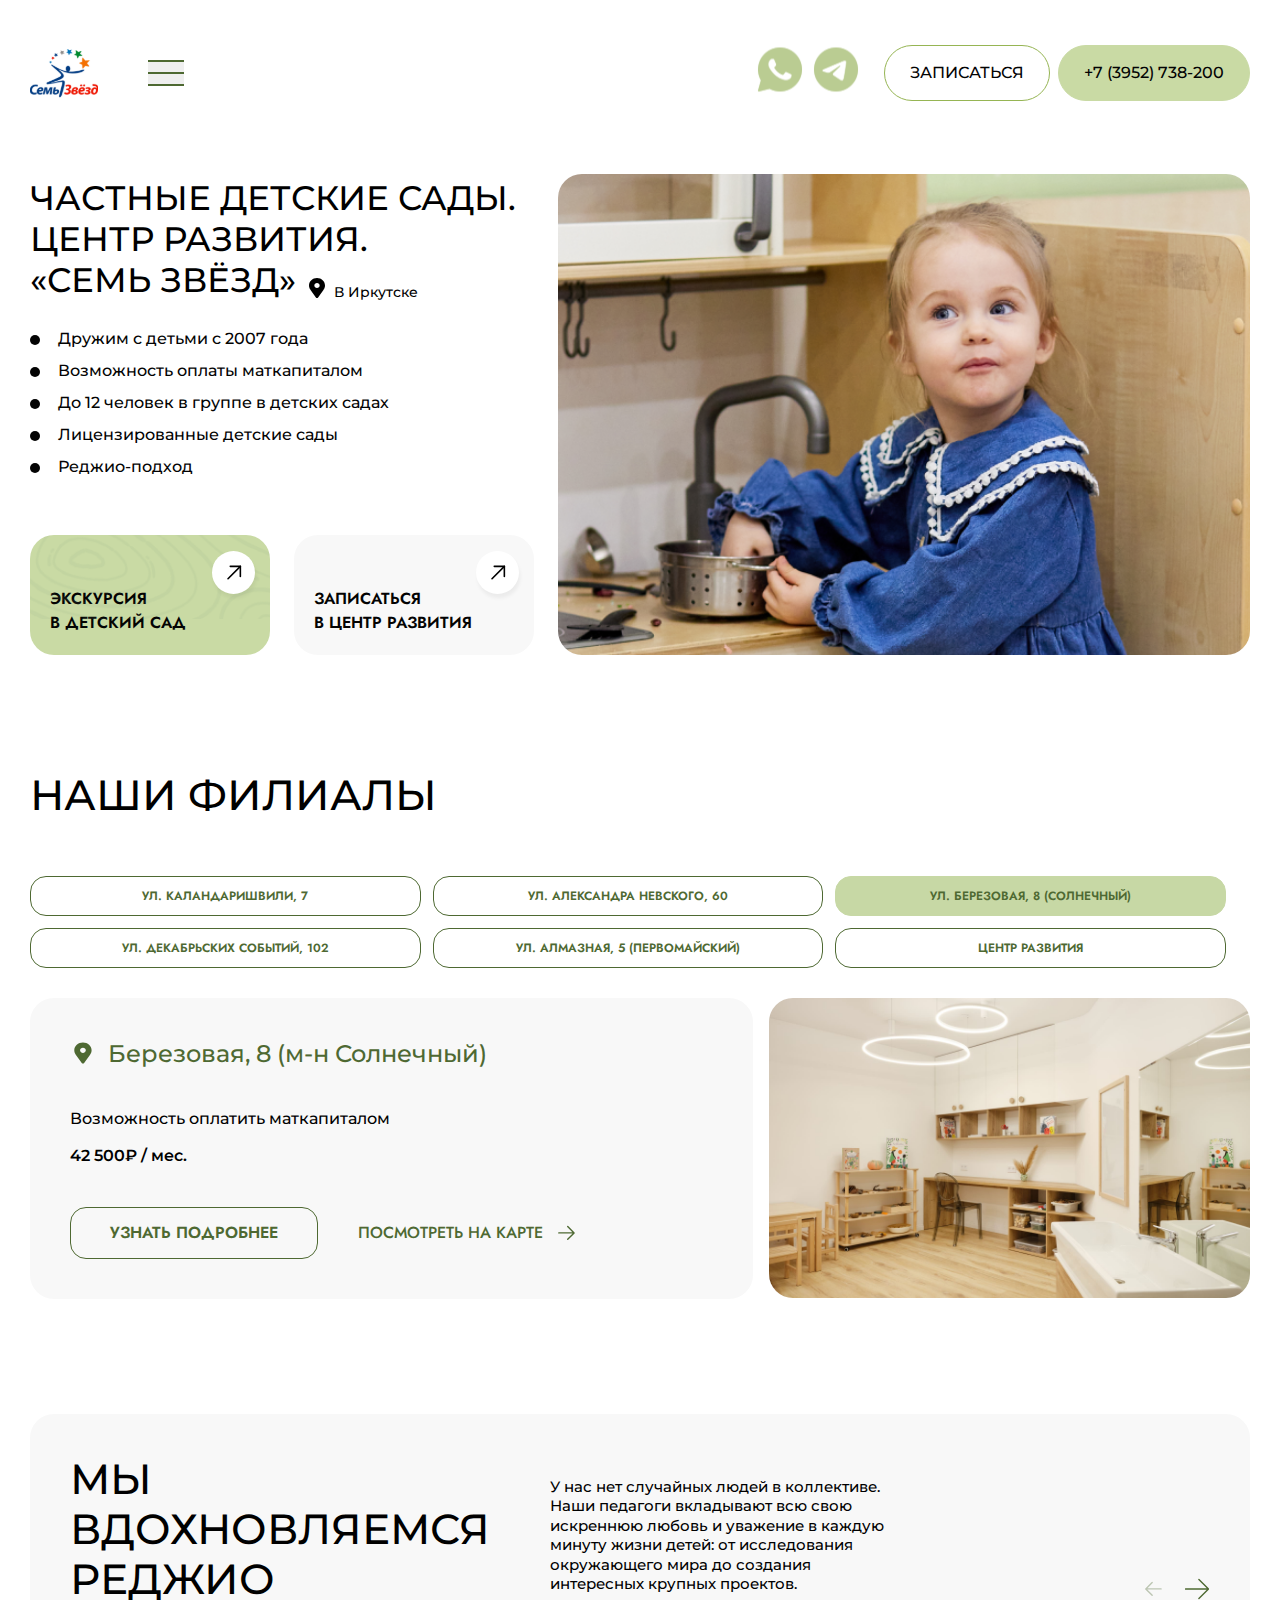
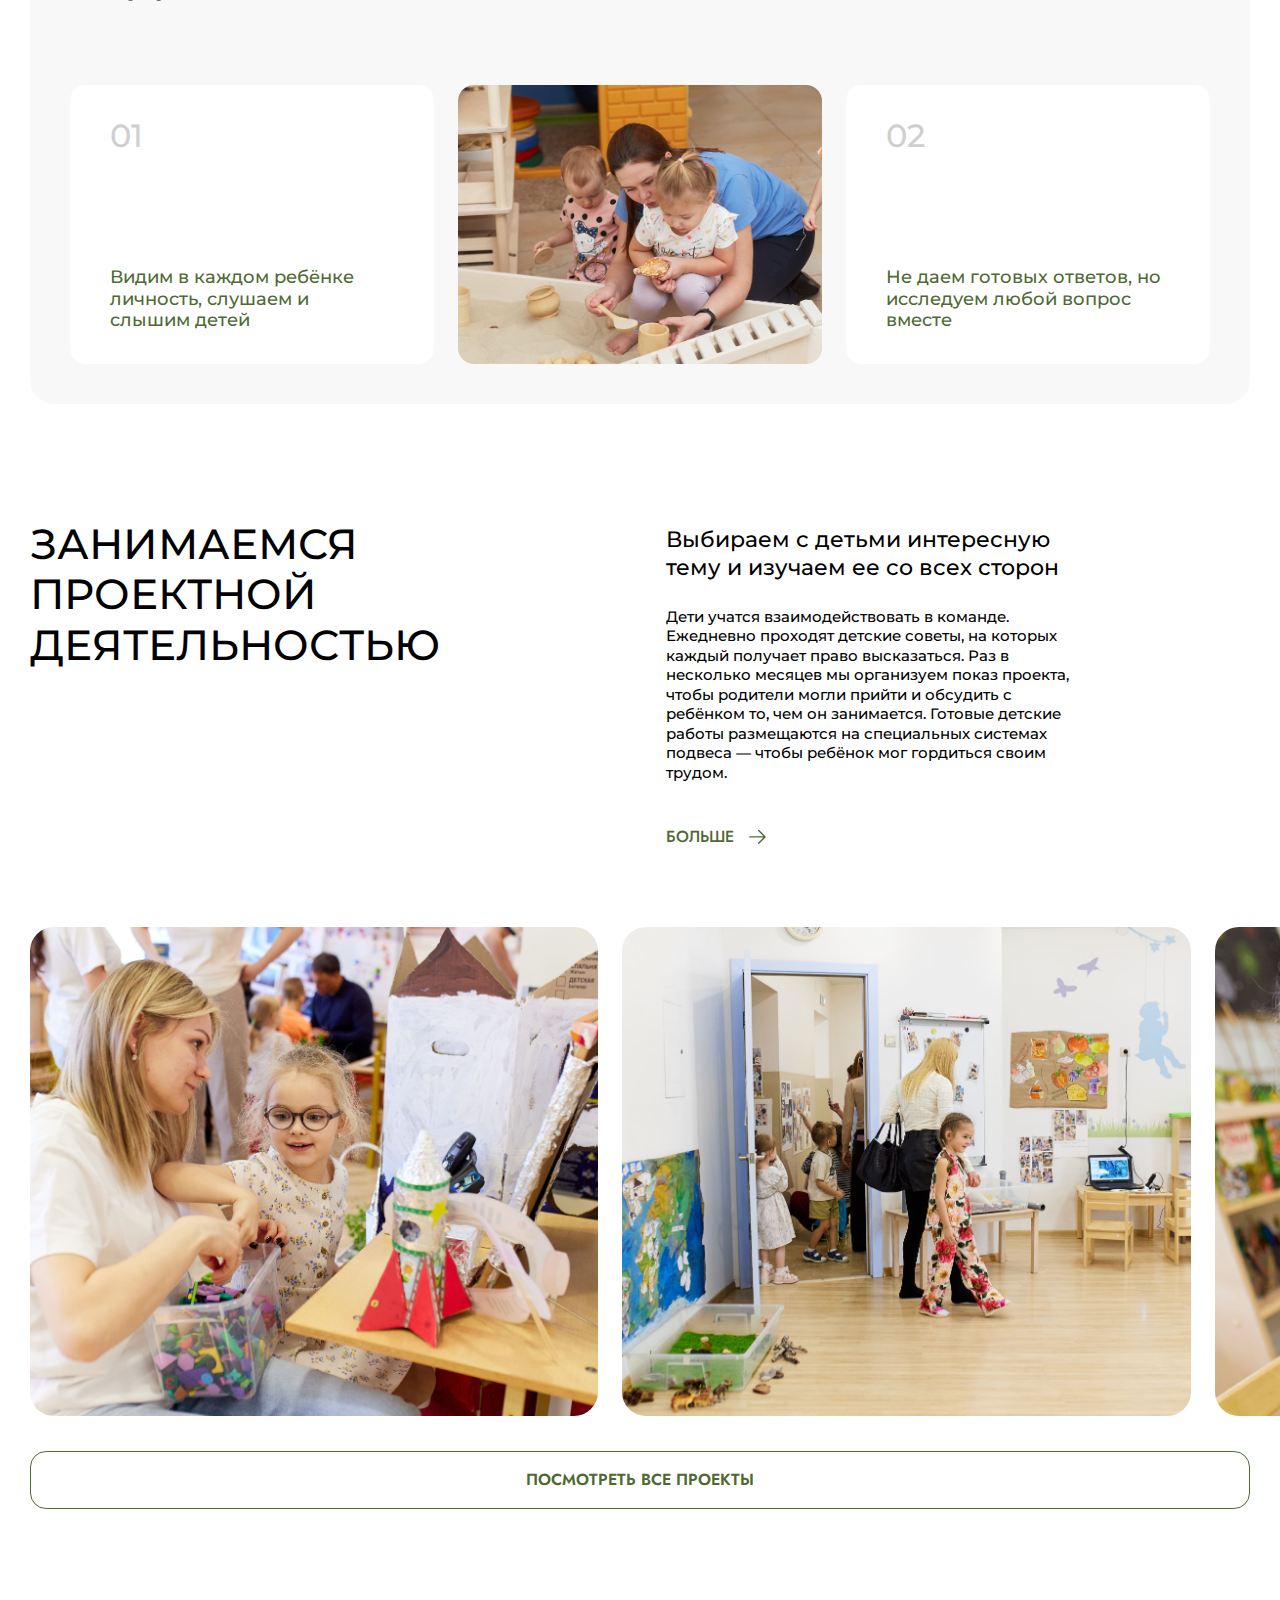
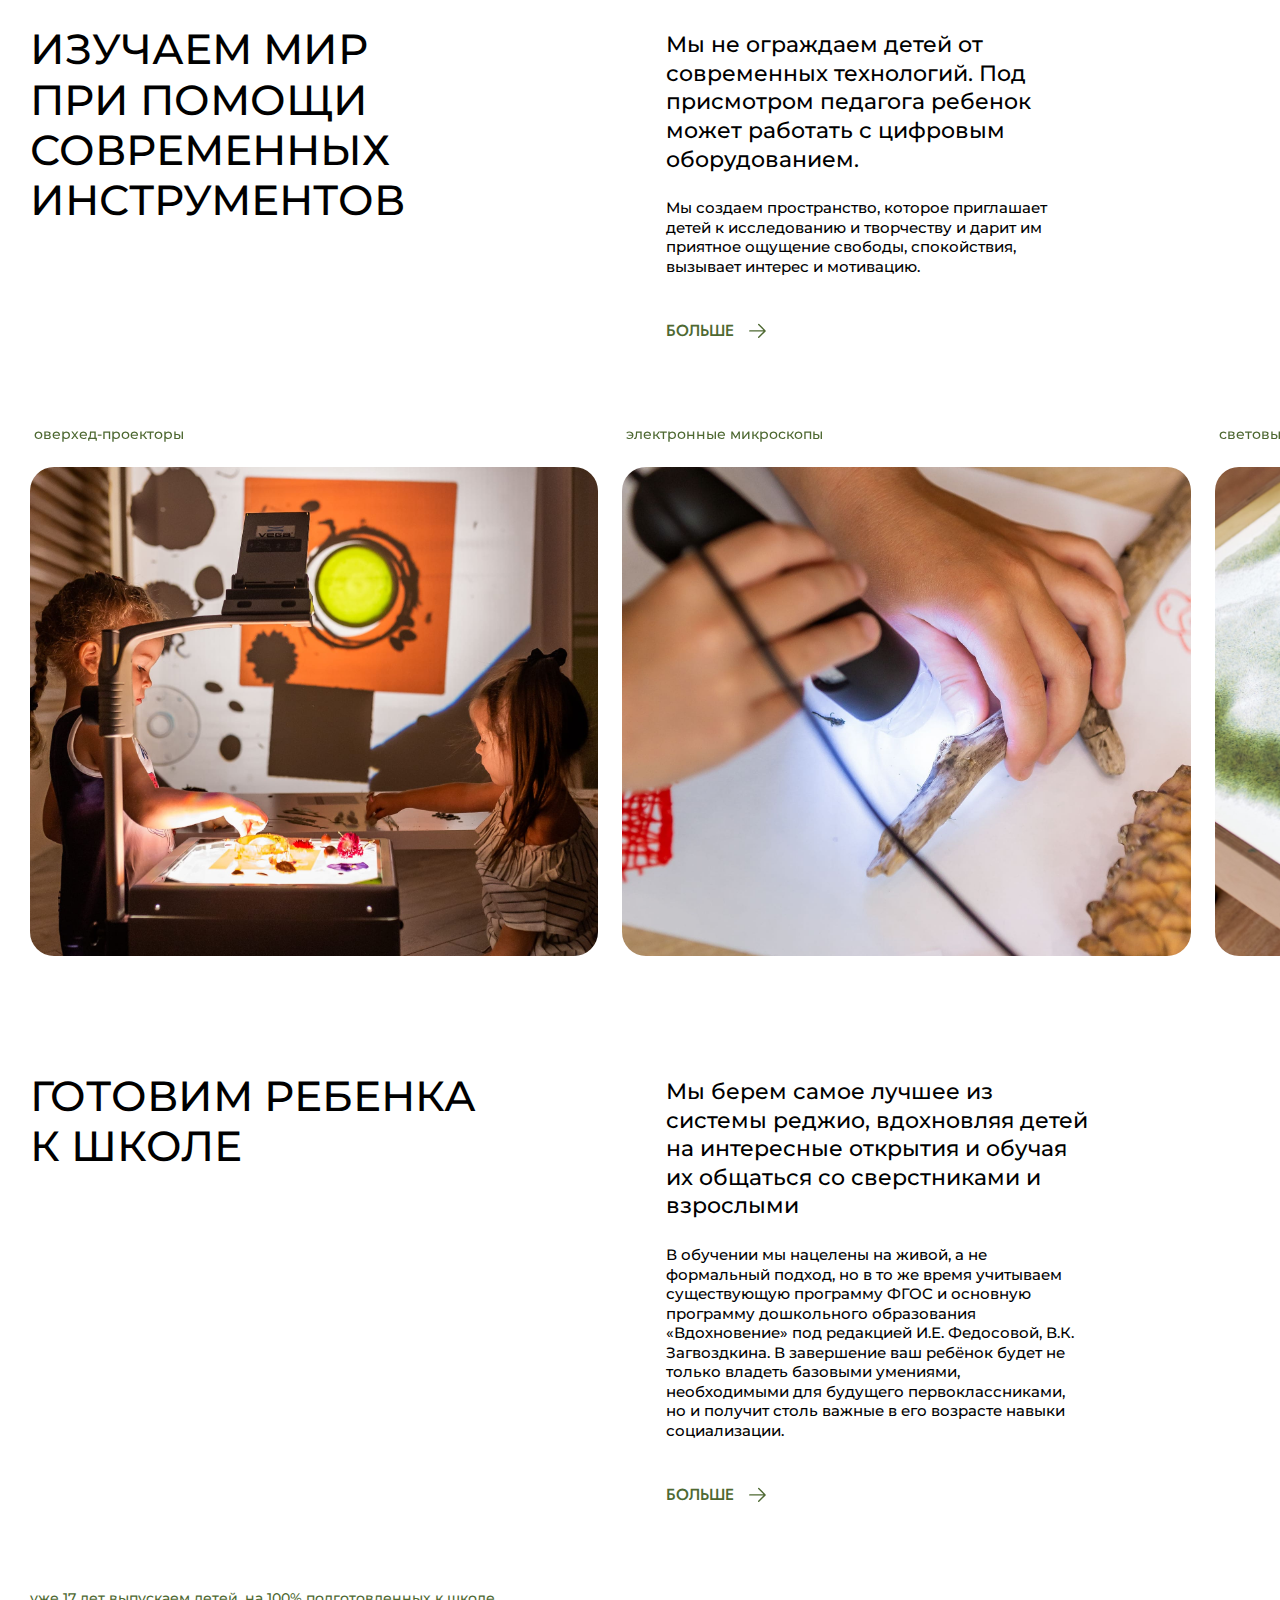
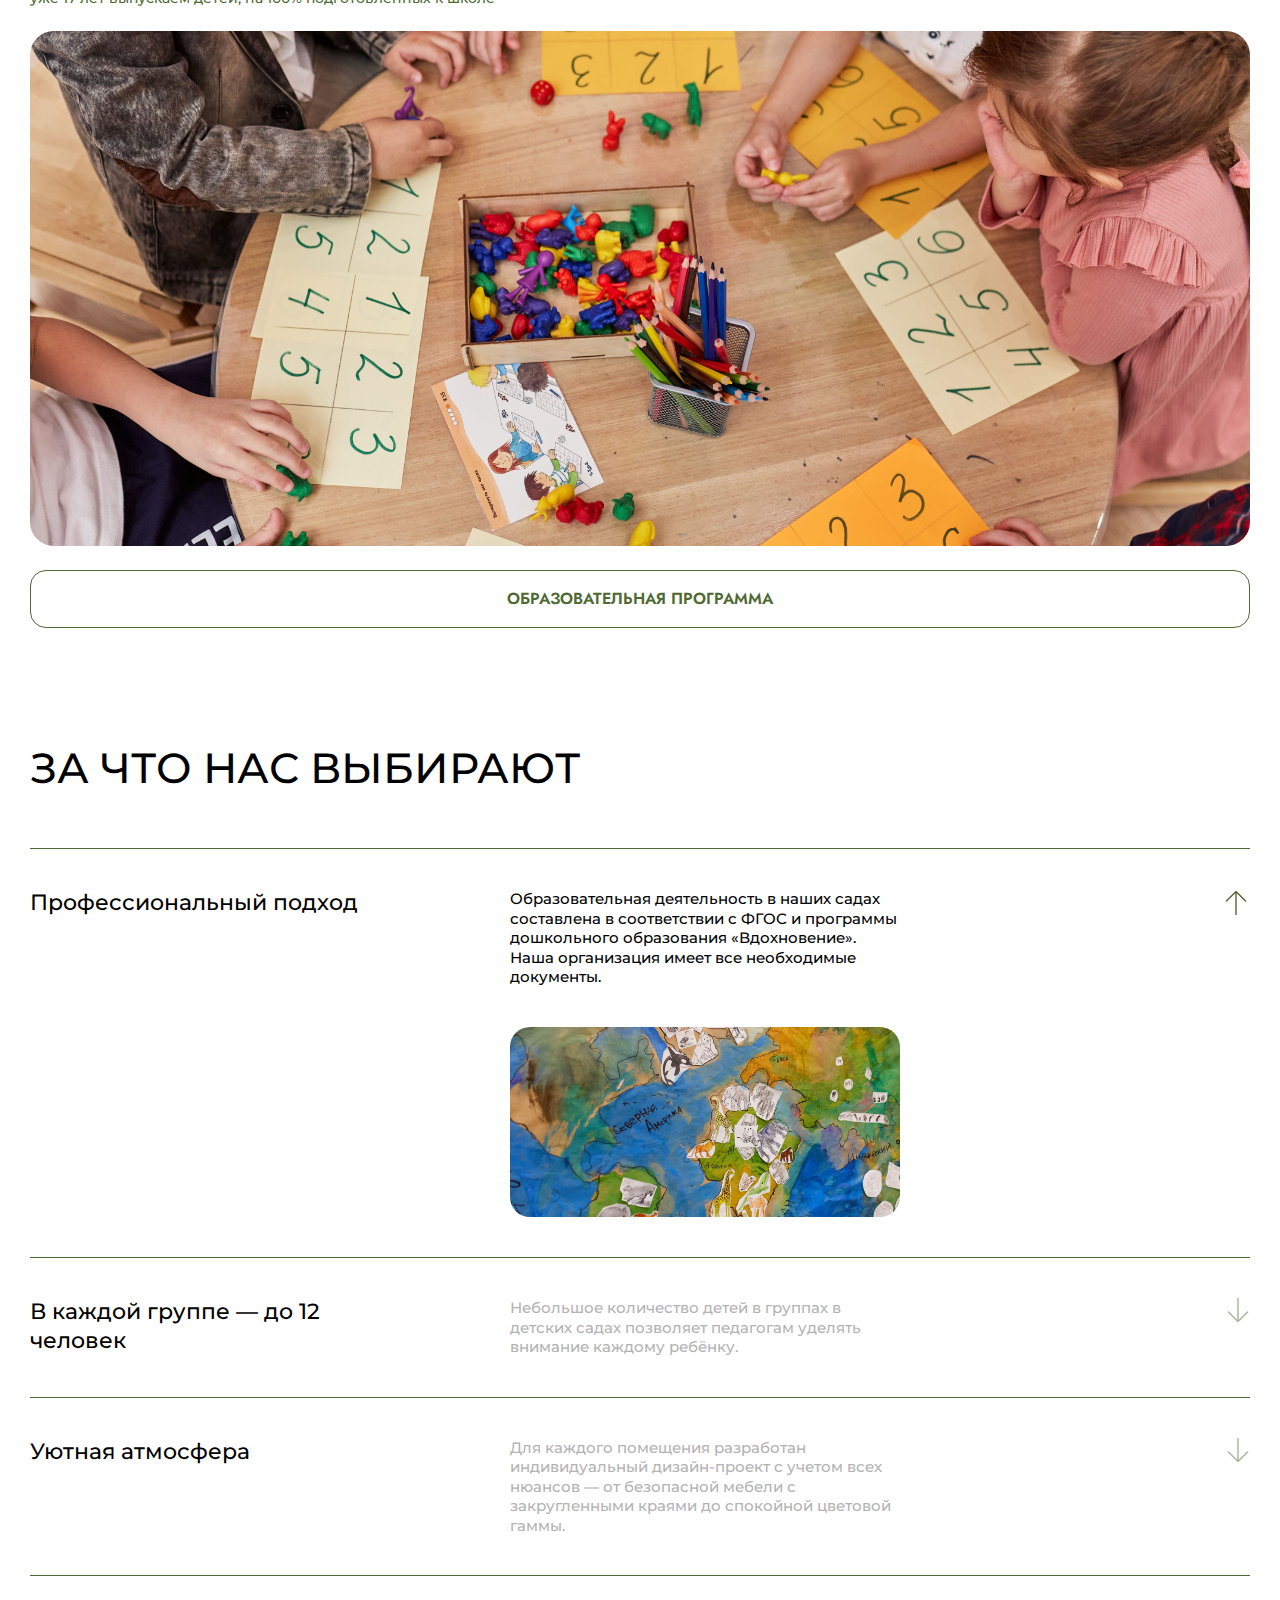
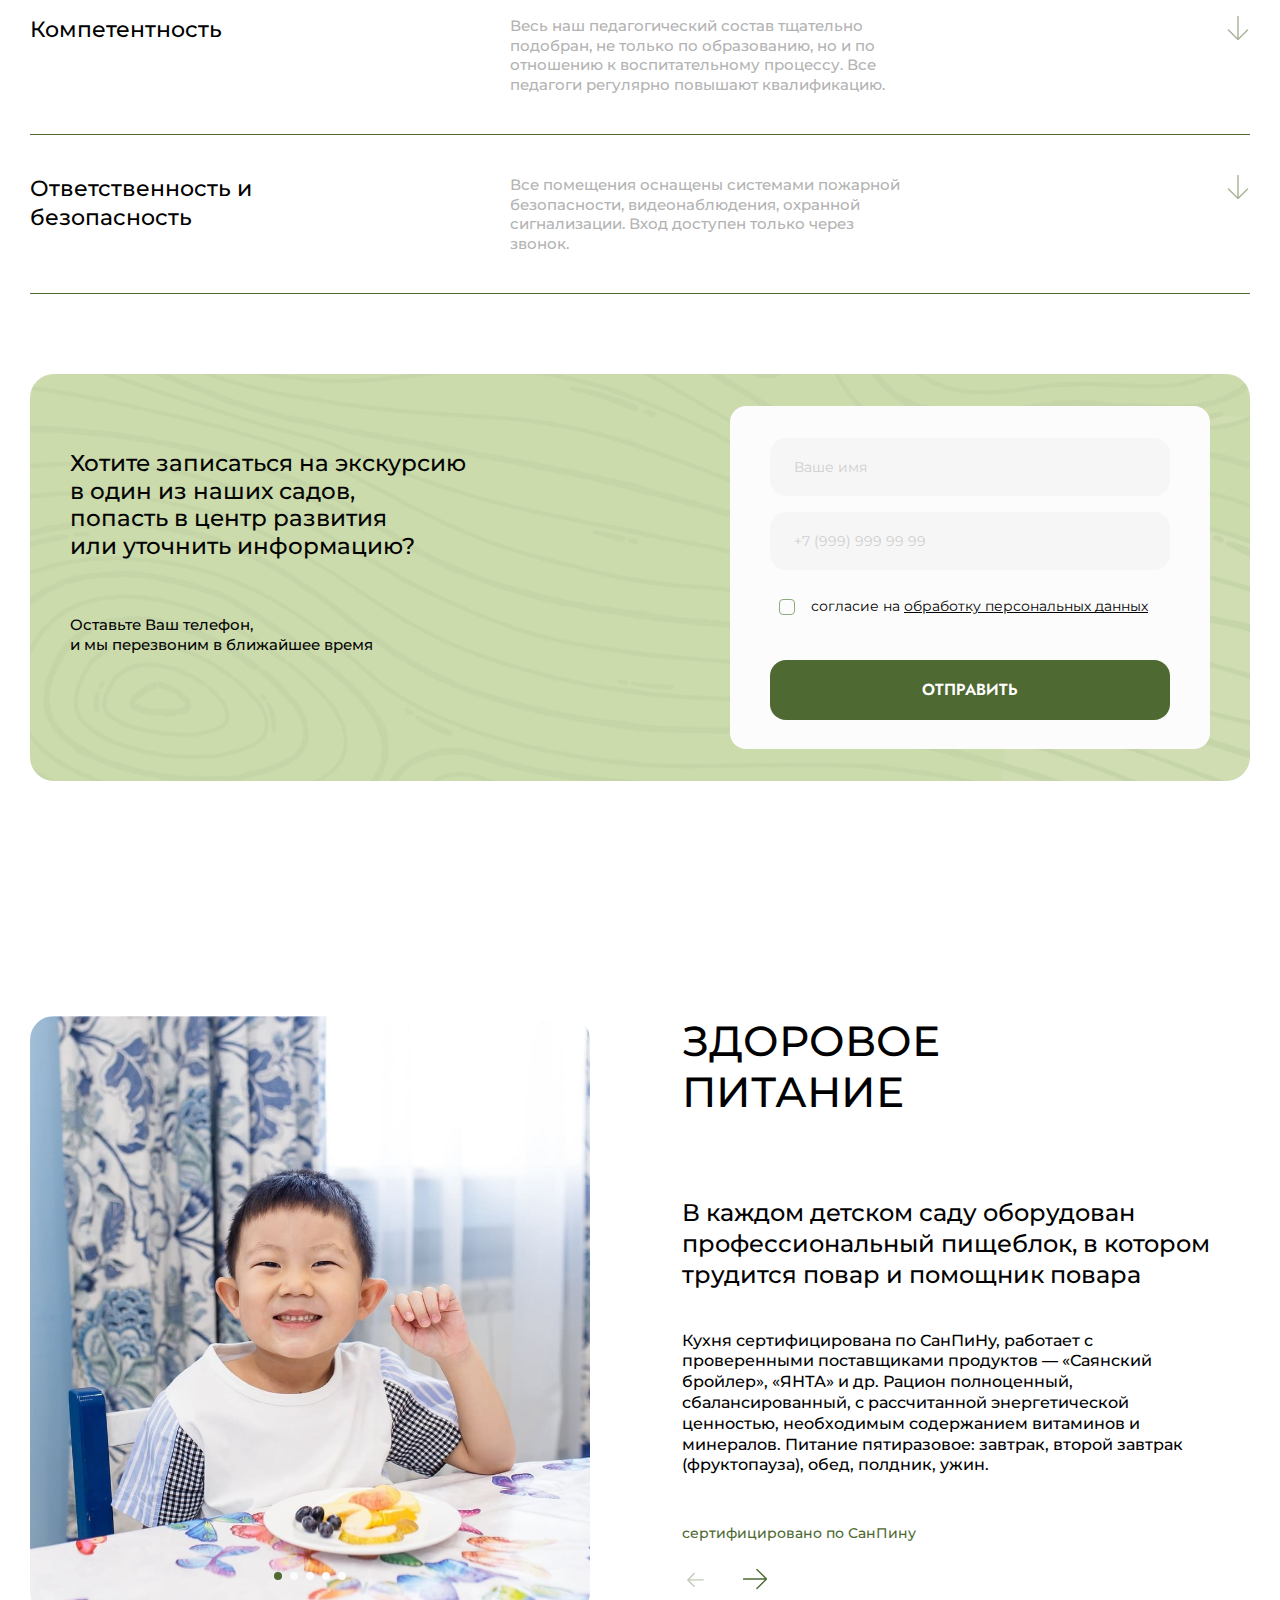
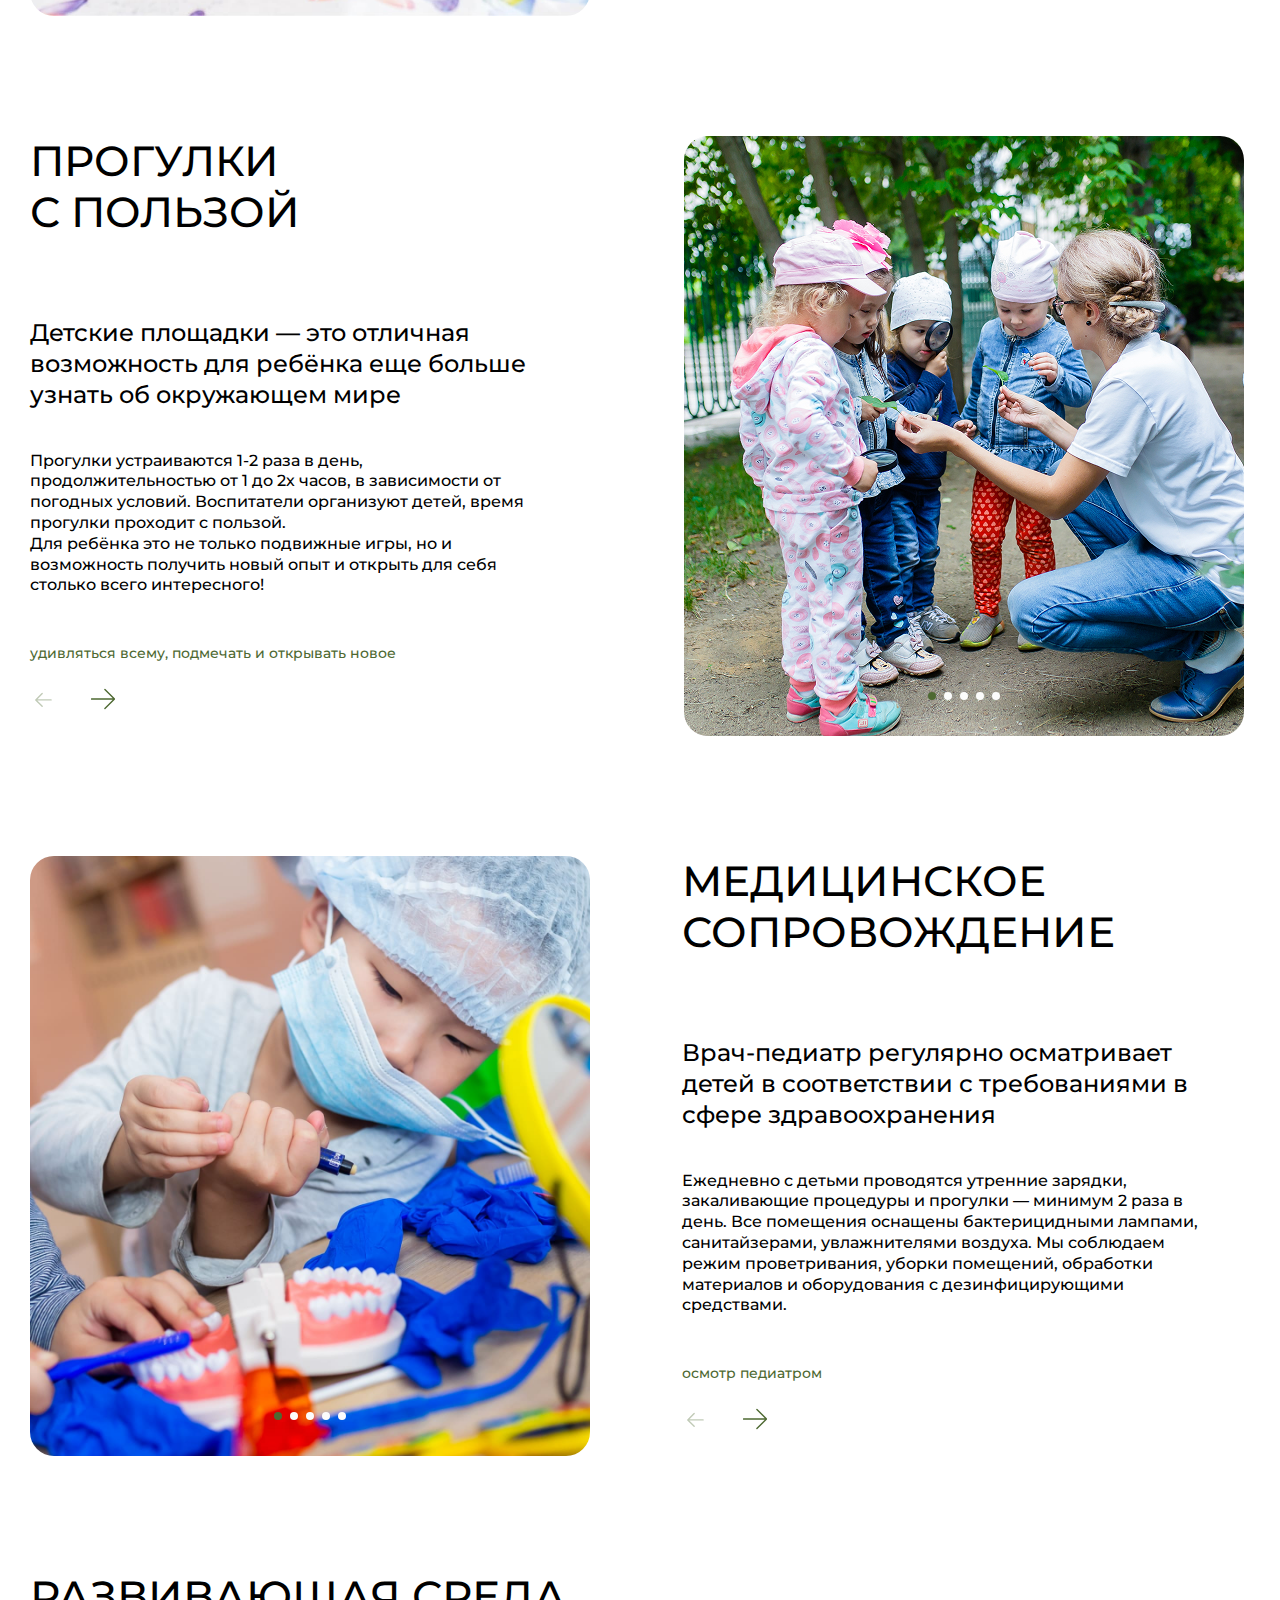
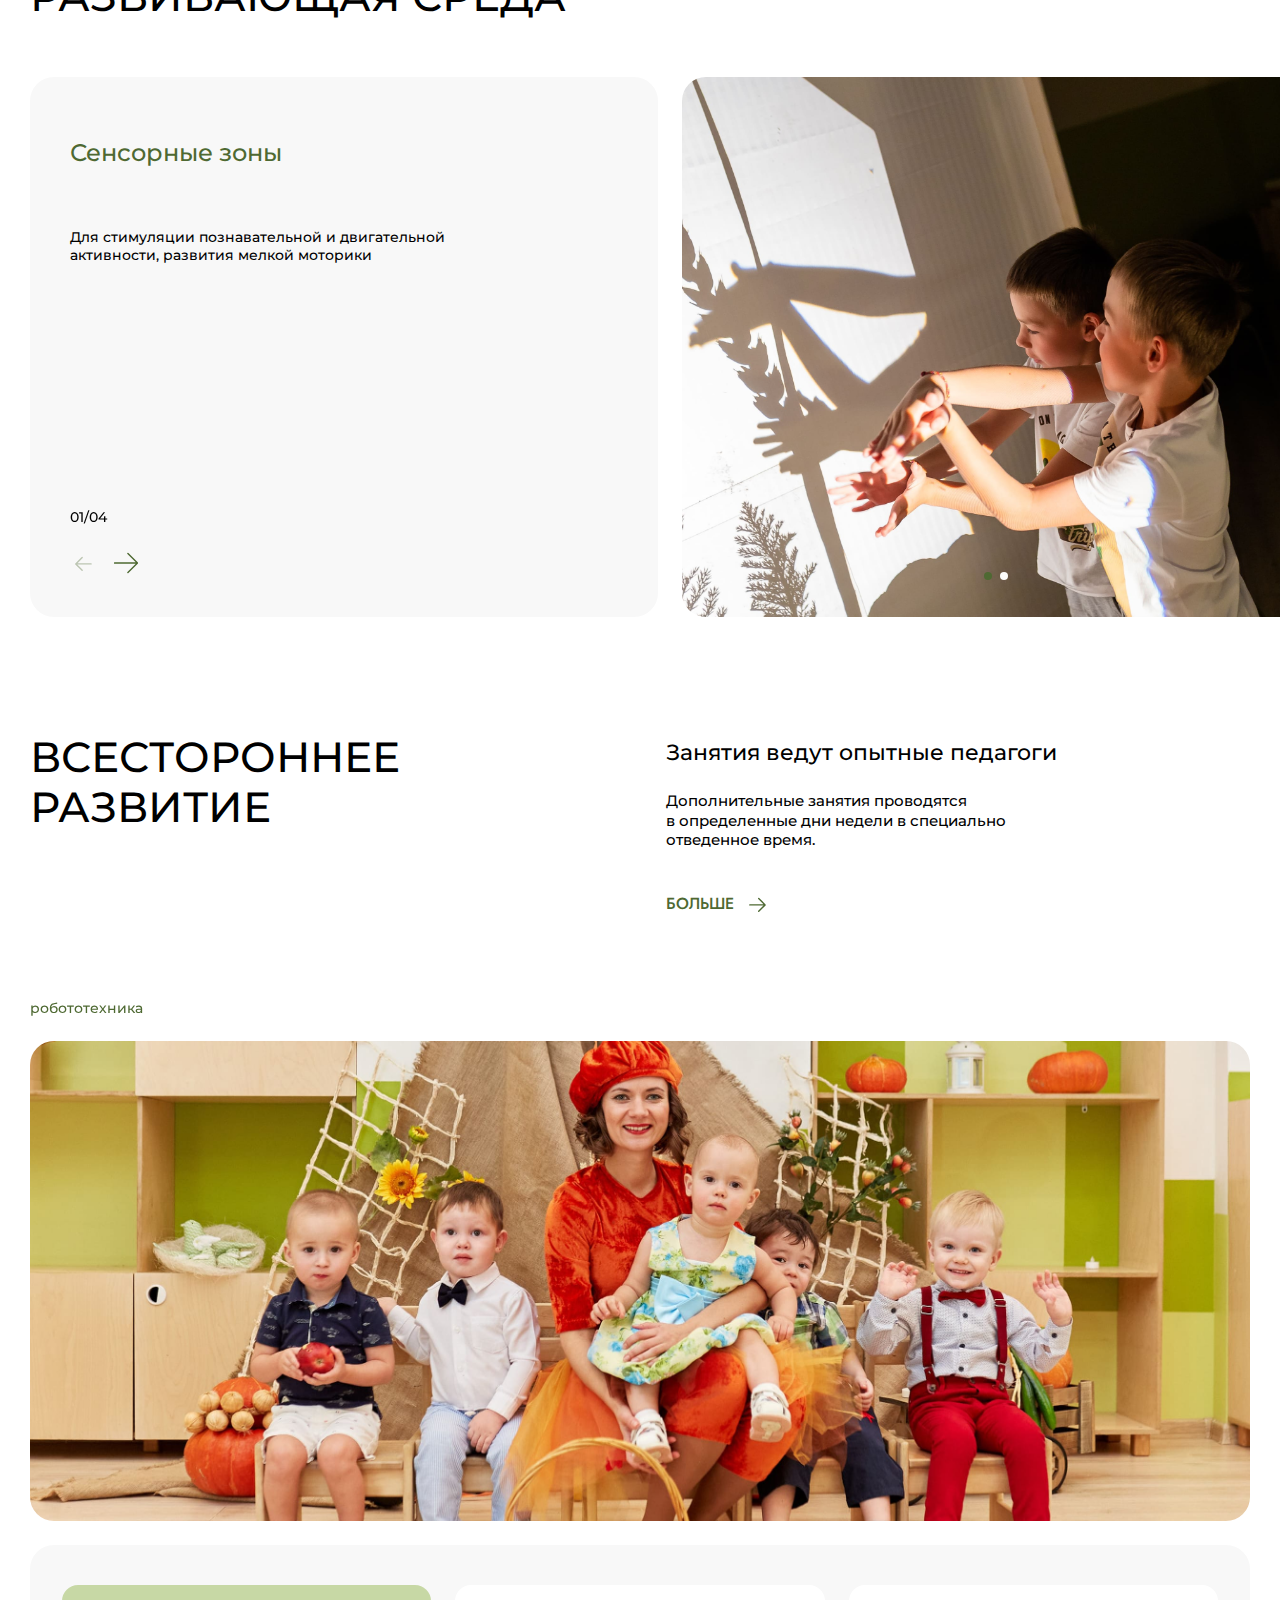
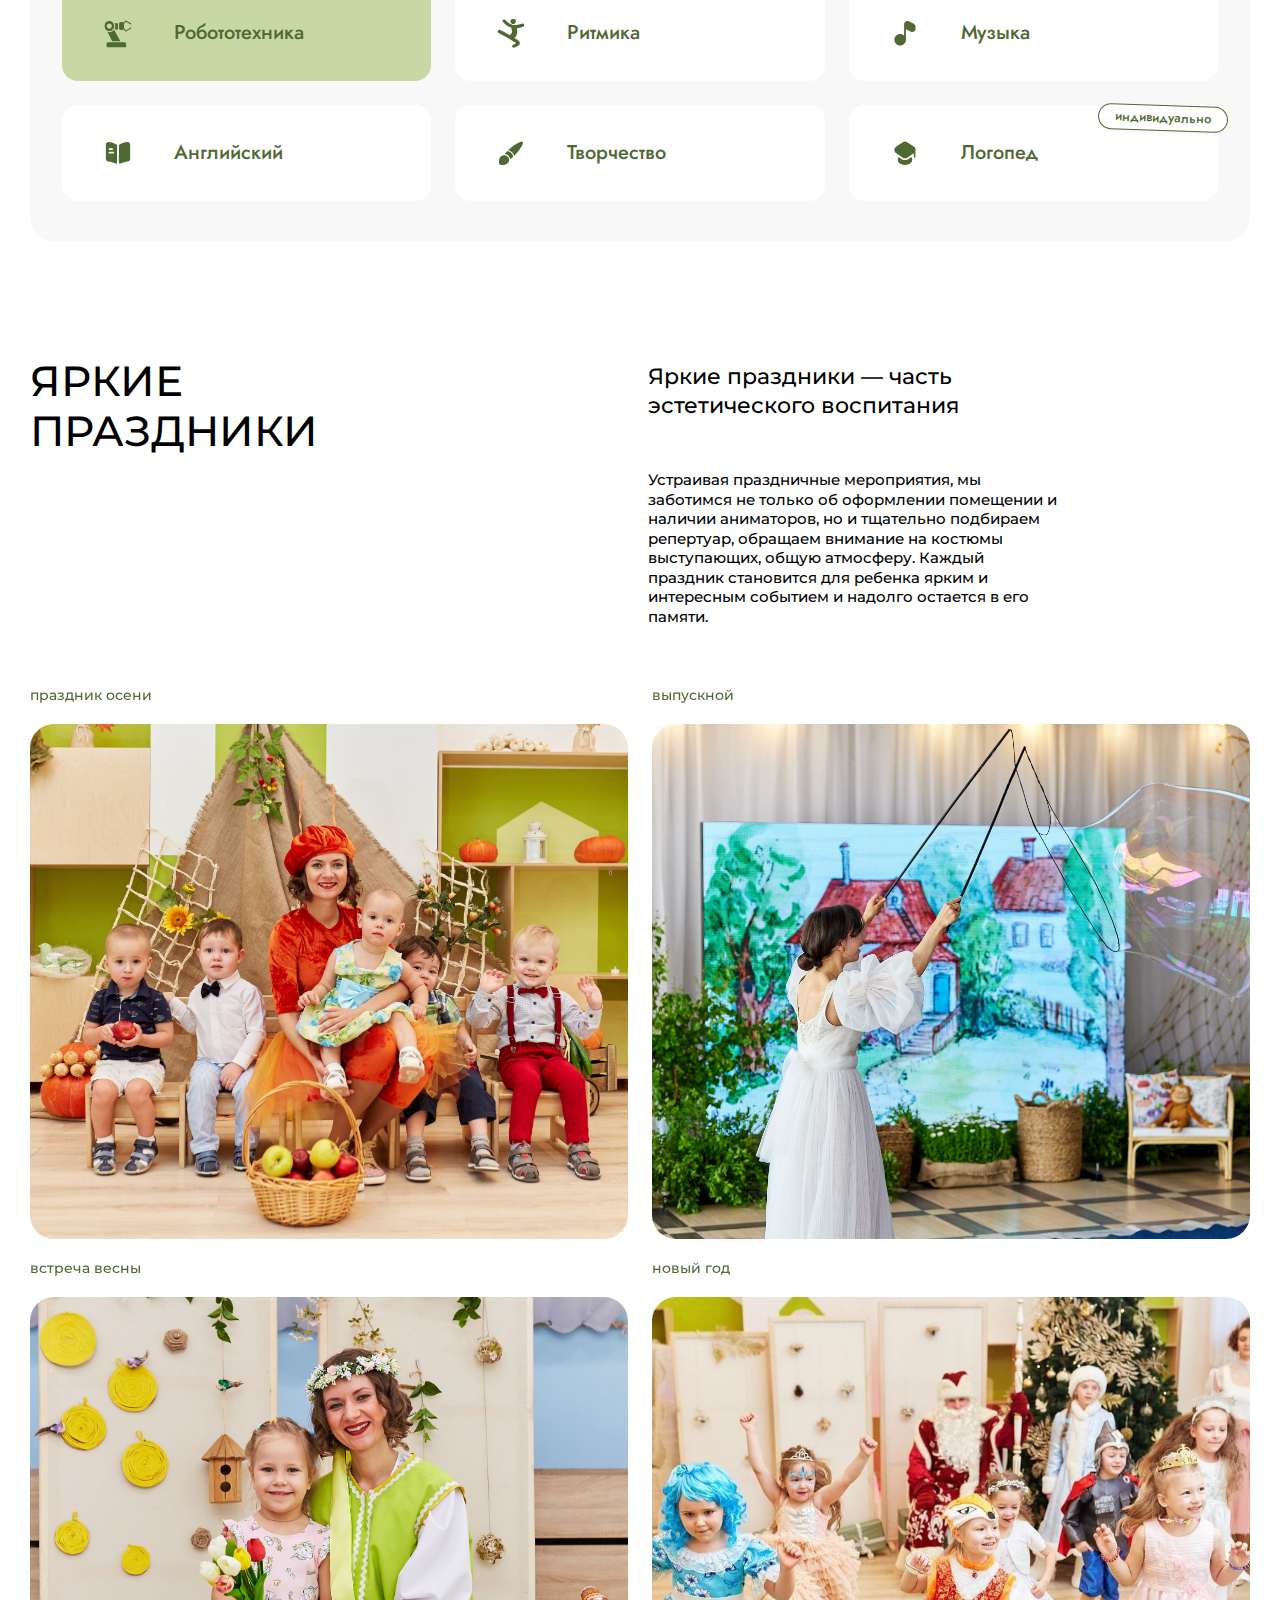
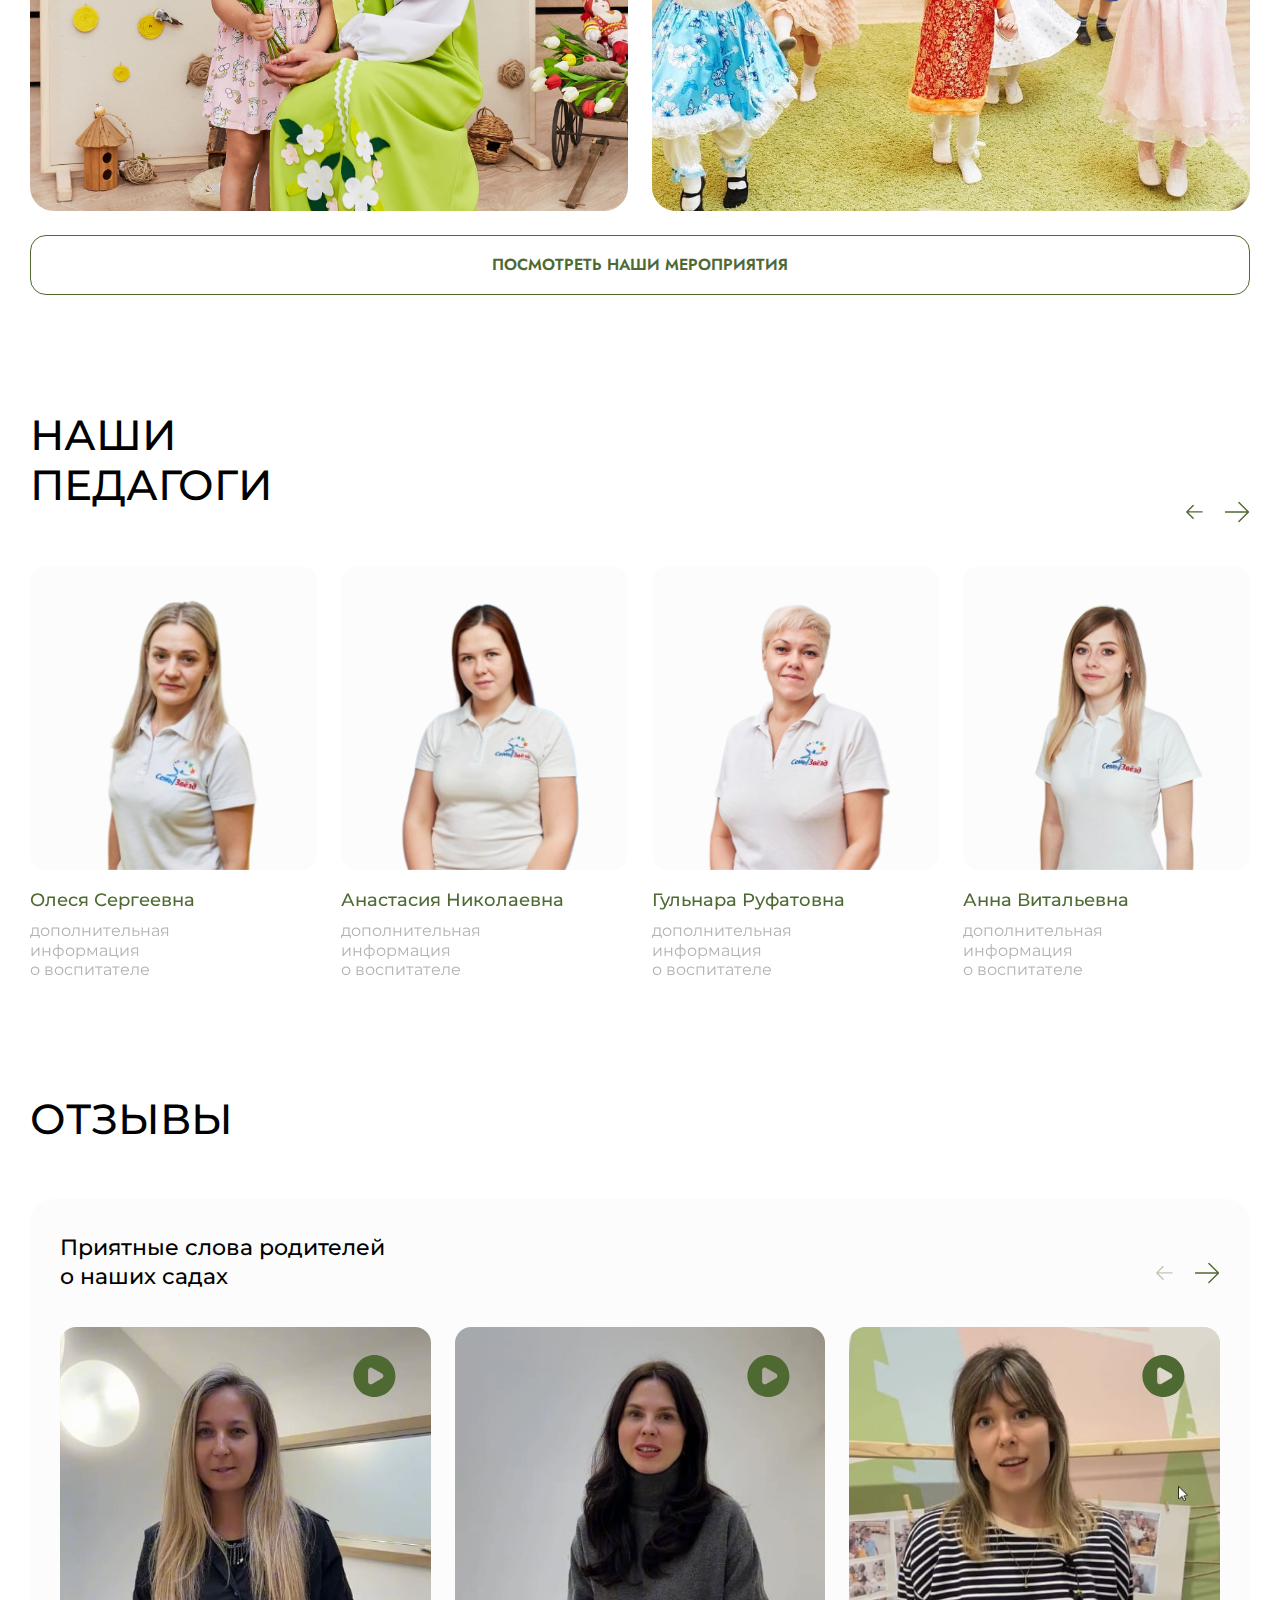
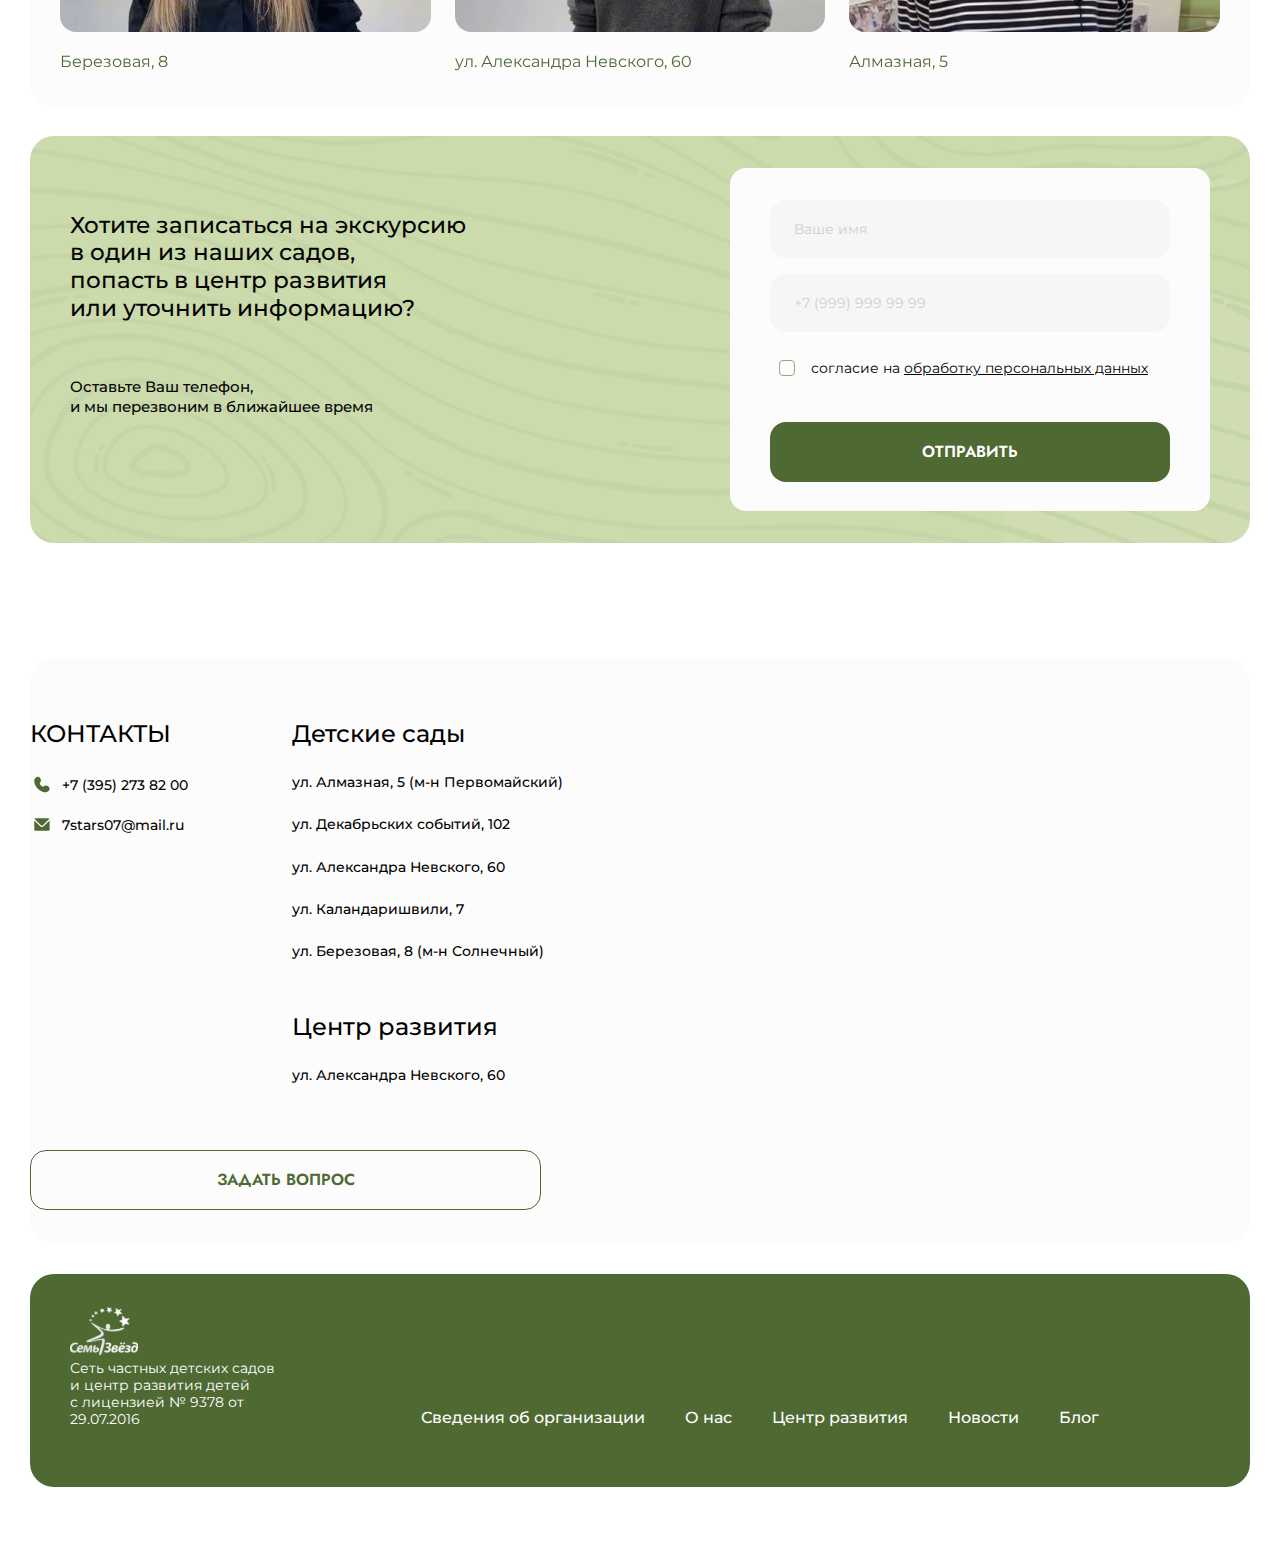
<file: index.html>
<!DOCTYPE html>
<html lang="en">
<head>
    <meta charset="UTF-8">
    <meta name="viewport" content="width=device-width, initial-scale=1.0">
    <title>7 звёзд</title>

    <link rel="stylesheet" href="./assets/libs/swiper/swiper-bundle.min.css">
    <link rel="stylesheet" href="./assets/libs/bootstrap/bootstrap.min.css">

    <link rel="stylesheet" href="./styles/reset.css">
    <link rel="stylesheet" href="./styles/UI/button.css">
    <link rel="stylesheet" href="./styles/UI/input.css">
    <link rel="stylesheet" href="./styles/UI/checkbox.css">
    <link rel="stylesheet" href="./styles/components/form.css">
    <link rel="stylesheet" href="./styles/components/header.css">
    <link rel="stylesheet" href="./styles/components/footer.css">
    <link rel="stylesheet" href="./styles/custom.css">
    <link rel="stylesheet" href="./styles/components/feedback-block.css">

    <link rel="stylesheet" href="./styles/pages/main.css">
</head>
<body>
    <div class="wrapper">
        <header class="header">
            <div class="my-container header__container">
                <div class="header__desktop">
                    <div class="header__left">
                        <a href="" class="header__logo-link"><img src="./assets/images/logo.svg" alt="logo"
                                class="header__logo-img"></a>
                        <div class="pre-mobile-menu header__pre-mobile-menu">
                            <div class="dropdown pre-mobile-menu__dropdown">
                                <button class="burger-button" type="button" data-bs-toggle="dropdown" aria-expanded="false"
                                    data-bs-target="#header-pre-mobile">
                                    <span></span>
                                    <span></span>
                                    <span></span>
                                </button>
                                <ul class="dropdown-menu pre-mobile-menu__dropdown-menu" id="header-pre-mobile">
                                    <li><a class="dropdown-item pre-mobile-menu__dropdown-item" href="#">О нас</a></li>
                                    <li><a class="dropdown-item pre-mobile-menu__dropdown-item" href="#">Детские сады</a></li>
                                    <li><a class="dropdown-item pre-mobile-menu__dropdown-item" href="#">Центр развития</a></li>
                                    <li><a class="dropdown-item pre-mobile-menu__dropdown-item" href="#">Новости</a></li>
                                    <li><a class="dropdown-item pre-mobile-menu__dropdown-item" href="#">Блог</a></li>
                                    <li><a class="dropdown-item pre-mobile-menu__dropdown-item" href="#">Сведения...</a></li>
                                </ul>
                            </div>
                        </div>
                    </div>
                    <nav class="header__menu">
                        <ul class="header__menu-list">
                            <li class="header__menu-item"><a href="" class="header__menu-link">О нас</a></li>
                            <li class="header__menu-item"><a href="" class="header__menu-link">Детские сады</a></li>
                            <li class="header__menu-item"><a href="" class="header__menu-link">Центр развития</a></li>
                            <li class="header__menu-item"><a href="" class="header__menu-link">Новости</a></li>
                            <li class="header__menu-item"><a href="" class="header__menu-link">Блог</a></li>
                            <li class="header__menu-item"><a href="" class="header__menu-link">Сведения...</a></li>
                        </ul>
                    </nav>
                    <div class="header__contacts">
                        <div class="header__smp">
                            <a href="" class="header__smp-link">
                                <img src="./assets/images/social-media-icons/WA.svg" alt="Tg-icon" class="header__smp-img">
                            </a>
                            <a href="" class="header__smp-link">
                                <img src="./assets/images/social-media-icons/tg.svg" alt="WA-icon" class="header__smp-img">
                            </a>
                        </div>
                        <div class="header__buttons">
                            <button class="my-button my-button_noColor my-button_borderOval header__button">ЗАПИСАТЬСЯ</button>
                            <a href="tel:+73952738200"
                                class="my-button my-button_lightGreen my-button_borderOval header__link-phone">+7
                                (3952) 738-200</a>
                        </div>
                    </div>
                </div>
                <div class="header__mobile">
                    <div class="header__mobile-top">
                    <a href="" class="header__logo-link"><img src="./assets/images/logo.svg" alt="logo"
                            class="header__logo-img"></a>
                    <div class="header__buttons">
                        <a href="tel:+73952738200"
                            class="my-button my-button_lightGreen my-button_borderOval header__link-phone">+7 (3952) 738-200</a>
                    </div>
                    <div class="mobile-menu header__mobile-menu">
                        <button class="burger-button" data-toggle="#header-mobile-navbar">
                            <span></span>
                            <span></span>
                            <span></span>
                        </button>
                        <div class="offcanvas mobile-menu__content" id="header-mobile-navbar"></div>
                    </div>
                </div>
                <div class="header__mobile-section-links">
                    <div class="header__links-slider">
                        <div class="swiper header__links-swiper">
                            <div class="swiper-wrapper header__links-swiper-wrapper">
                                <div class="swiper-slide header__links-swiper-slide">
                                    <a href="" class="my-button my-button_noColor my-button_borderOval header__link-slide">Наши филиалы</a>
                                </div>
                                <div class="swiper-slide header__links-swiper-slide">
                                    <a href="" class="my-button my-button_noColor my-button_borderOval header__link-slide">Реджио</a>
                                </div>
                                <div class="swiper-slide header__links-swiper-slide">
                                    <a href="" class="my-button my-button_noColor my-button_borderOval header__link-slide">Проектная деятельность</a>
                                </div>
                                <div class="swiper-slide header__links-swiper-slide">
                                    <a href="" class="my-button my-button_noColor my-button_borderOval header__link-slide">Наши филиалы</a>
                                </div>
                                <div class="swiper-slide header__links-swiper-slide">
                                    <a href="" class="my-button my-button_noColor my-button_borderOval header__link-slide">Наши филиалы</a>
                                </div>
                            </div>
                        </div>
                    </div>
                </div>
                </div>
            </div>
        </header>

        <main class="main">
            <section class="top-block main__top-block">
                <div class="my-container top-block__container">
                    <div class="top-block__body">
                        <div class="top-block__title"> частные детские сады. <br> центр развития. <br> «семь звёзд» <div
                                class="top-block__location">
                                <div class="top-block__location-img"><svg width="24" height="24" viewBox="0 0 24 24" fill="none"
                                        xmlns="http://www.w3.org/2000/svg">
                                        <path
                                            d="M12 2C7.582 2 4 5.35813 4 9.5C4 11.1309 4.57033 12.6275 5.51833 13.8531C5.53533 13.8825 5.538 13.9153 5.55733 13.9434L10.8907 21.4434C11.138 21.7913 11.5547 22 12 22C12.4453 22 12.862 21.7913 13.1093 21.4434L18.4427 13.9434C18.4623 13.9153 18.4647 13.8825 18.4817 13.8531C19.4297 12.6275 20 11.1309 20 9.5C20 5.35813 16.418 2 12 2ZM12 12C10.5273 12 9.33333 10.8806 9.33333 9.5C9.33333 8.11937 10.5273 7 12 7C13.4727 7 14.6667 8.11937 14.6667 9.5C14.6667 10.8806 13.4727 12 12 12Z"
                                            fill="black" />
                                    </svg>
                                </div> <span class="top-block__location-text"> В Иркутске</span>
                            </div>
                        </div>
                        <ul class="top-block__list">
                            <li class="top-block__list-item">Дружим с детьми с 2007 года</li>
                            <li class="top-block__list-item">Возможность оплаты маткапиталом</li>
                            <li class="top-block__list-item">До 12 человек в группе в детских садах</li>
                            <li class="top-block__list-item">Лицензированные детские сады</li>
                            <li class="top-block__list-item">Реджио-подход</li>
                        </ul>
                        <div class="top-block__links">
                            <a href="" class="top-block__link active">экскурсия <br> в детский сад</a>
                            <a href="" class="top-block__link">записаться <br> в центр развития</a>
                        </div>
                    </div>
                    <div class="top-block__right-content">
                        <div class="top-block__title"> частные детские сады. <br> центр развития. <br> «семь звёзд» <div
                            class="top-block__location">
                            <div class="top-block__location-img"><svg width="24" height="24" viewBox="0 0 24 24" fill="none"
                                    xmlns="http://www.w3.org/2000/svg">
                                    <path
                                        d="M12 2C7.582 2 4 5.35813 4 9.5C4 11.1309 4.57033 12.6275 5.51833 13.8531C5.53533 13.8825 5.538 13.9153 5.55733 13.9434L10.8907 21.4434C11.138 21.7913 11.5547 22 12 22C12.4453 22 12.862 21.7913 13.1093 21.4434L18.4427 13.9434C18.4623 13.9153 18.4647 13.8825 18.4817 13.8531C19.4297 12.6275 20 11.1309 20 9.5C20 5.35813 16.418 2 12 2ZM12 12C10.5273 12 9.33333 10.8806 9.33333 9.5C9.33333 8.11937 10.5273 7 12 7C13.4727 7 14.6667 8.11937 14.6667 9.5C14.6667 10.8806 13.4727 12 12 12Z"
                                        fill="black" />
                                </svg>
                            </div> <span class="top-block__location-text"> В Иркутске</span>
                        </div>
                    </div>
                    <div class="top-block__wrap-img"></div>
                    </div>
                </div>
                <img src="./assets/images/pages/main/background/cones-7.png" alt="" class="top-block__background-img">
            </section>
            <section class="branches main__branches">
                <div class="my-container branches__container">
                    <h2 class="block-title branches__title">Наши филиалы</h2>
                    <div class="branches__body">
                        <div class="branches__buttons">
                            <button class="my-button my-button_noColor my-button_borderSquare branches__button" data-content="loc-1">ул. Каландаришвили, 7</button>
                            <button class="my-button my-button_noColor my-button_borderSquare branches__button" data-content="loc-2">ул. александра невского, 60</button>
                            <button class="my-button my-button_noColor my-button_borderSquare branches__button active" data-content="loc-3">ул. березовая, 8 (солнечный)</button>
                            <button class="my-button my-button_noColor my-button_borderSquare branches__button" data-content="loc-4">ул. Декабрьских событий, 102</button>
                            <button class="my-button my-button_noColor my-button_borderSquare branches__button" data-content="loc-5">ул. алмазная, 5 (первомайский)</button>
                            <button class="my-button my-button_noColor my-button_borderSquare branches__button" data-content="loc-6">центр развития</button>
                        </div>
                        <div class="branches__contents">
                            <div class="branches__content-item" id="loc-1">
                                <div class="branches__info">
                                    <div class="branches__address">
                                        <img src="./assets/images/icons/location.svg" alt="" class="branches__address-icon">
                                        <span class="branches__address-text">Каландаришвили, 7</span>
                                    </div>
                                    <div class="branches__texts">
                                        <div class="branches__text">Возможность оплатить маткапиталом</div>
                                        <div class="branches__price">42 500₽ / мес.</div>
                                    </div>
                                    <div class="branches__info-buttons">
                                        <button class="my-button my-button_noColor my-button_borderSquare branches__info-button">узнать
                                            подробнее</button>
                                        <a href="" class="my-button my-button_noColor my-button_noBorder branches__info-link">посмотреть
                                            на&nbsp;карте <div class="my-button__img-arrow branches__info-link-img"><svg width="27" height="27"
                                                    viewBox="0 0 27 27" fill="none" xmlns="http://www.w3.org/2000/svg">
                                                    <g clip-path="url(#clip0_92_1210)">
                                                        <path
                                                            d="M5.78613 13.9151L21.0908 13.9151M21.0908 13.9151L14.7138 7.53811M21.0908 13.9151L14.7138 20.292"
                                                            stroke="#4E6932" stroke-width="1.4" stroke-linecap="round"
                                                            stroke-linejoin="round" />
                                                    </g>
                                                    <defs>
                                                        <clipPath id="clip0_92_1210">
                                                            <rect width="26" height="26" fill="white"
                                                                transform="translate(0.438477 0.915039)" />
                                                        </clipPath>
                                                    </defs>
                                                </svg>
                                            </div>
                                        </a>
                                    </div>
                                </div>
                                <div class="branches__img-wrap">
                                    <img src="./assets/images/pages/main/branches/branches-img.jpg" alt="" class="branches__img">
                                </div>
                            </div>
                            <div class="branches__content-item" id="loc-2">
                                <div class="branches__info">
                                    <div class="branches__address">
                                        <img src="./assets/images/icons/location.svg" alt="" class="branches__address-icon">
                                        <span class="branches__address-text">Александра Невского, 60</span>
                                    </div>
                                    <div class="branches__texts">
                                        <div class="branches__text">Возможность оплатить маткапиталом</div>
                                        <div class="branches__price">42 500₽ / мес.</div>
                                    </div>
                                    <div class="branches__info-buttons">
                                        <button class="my-button my-button_noColor my-button_borderSquare branches__info-button">узнать
                                            подробнее</button>
                                        <a href="" class="my-button my-button_noColor my-button_noBorder branches__info-link">посмотреть
                                            на карте <div class="my-button__img-arrow branches__info-link-img"><svg width="27" height="27"
                                                    viewBox="0 0 27 27" fill="none" xmlns="http://www.w3.org/2000/svg">
                                                    <g clip-path="url(#clip0_92_1210)">
                                                        <path
                                                            d="M5.78613 13.9151L21.0908 13.9151M21.0908 13.9151L14.7138 7.53811M21.0908 13.9151L14.7138 20.292"
                                                            stroke="#4E6932" stroke-width="1.4" stroke-linecap="round"
                                                            stroke-linejoin="round" />
                                                    </g>
                                                    <defs>
                                                        <clipPath id="clip0_92_1210">
                                                            <rect width="26" height="26" fill="white"
                                                                transform="translate(0.438477 0.915039)" />
                                                        </clipPath>
                                                    </defs>
                                                </svg>
                                            </div>
                                        </a>
                                    </div>
                                </div>
                                <div class="branches__img-wrap">
                                    <img src="./assets/images/pages/main/branches/branches-img.jpg" alt="" class="branches__img">
                                </div>
                            </div>
                            <div class="branches__content-item" id="loc-3">
                                <div class="branches__info">
                                    <div class="branches__address">
                                        <img src="./assets/images/icons/location.svg" alt="" class="branches__address-icon">
                                        <span class="branches__address-text">Березовая, 8 (м-н Солнечный)</span>
                                    </div>
                                    <div class="branches__texts">
                                        <div class="branches__text">Возможность оплатить маткапиталом</div>
                                        <div class="branches__price">42 500₽ / мес.</div>
                                    </div>
                                    <div class="branches__info-buttons">
                                        <button class="my-button my-button_noColor my-button_borderSquare branches__info-button">узнать
                                            подробнее</button>
                                        <a href="" class="my-button my-button_noColor my-button_noBorder branches__info-link">посмотреть
                                            на карте <div class="my-button__img-arrow branches__info-link-img"><svg width="27" height="27"
                                                    viewBox="0 0 27 27" fill="none" xmlns="http://www.w3.org/2000/svg">
                                                    <g clip-path="url(#clip0_92_1210)">
                                                        <path
                                                            d="M5.78613 13.9151L21.0908 13.9151M21.0908 13.9151L14.7138 7.53811M21.0908 13.9151L14.7138 20.292"
                                                            stroke="#4E6932" stroke-width="1.4" stroke-linecap="round"
                                                            stroke-linejoin="round" />
                                                    </g>
                                                    <defs>
                                                        <clipPath id="clip0_92_1210">
                                                            <rect width="26" height="26" fill="white"
                                                                transform="translate(0.438477 0.915039)" />
                                                        </clipPath>
                                                    </defs>
                                                </svg>
                                            </div>
                                        </a>
                                    </div>
                                </div>
                                <div class="branches__img-wrap">
                                    <img src="./assets/images/pages/main/branches/branches-img.jpg" alt="" class="branches__img">
                                </div>
                            </div>
                            <div class="branches__content-item" id="loc-4">
                                <div class="branches__info">
                                    <div class="branches__address">
                                        <img src="./assets/images/icons/location.svg" alt="" class="branches__address-icon">
                                        <span class="branches__address-text">Декабрьских событий, 102</span>
                                    </div>
                                    <div class="branches__texts">
                                        <div class="branches__text">Возможность оплатить маткапиталом</div>
                                        <div class="branches__price">42 500₽ / мес.</div>
                                    </div>
                                    <div class="branches__info-buttons">
                                        <button class="my-button my-button_noColor my-button_borderSquare branches__info-button">узнать
                                            подробнее</button>
                                        <a href="" class="my-button my-button_noColor my-button_noBorder branches__info-link">посмотреть
                                            на карте <div class="my-button__img-arrow branches__info-link-img"><svg width="27" height="27"
                                                    viewBox="0 0 27 27" fill="none" xmlns="http://www.w3.org/2000/svg">
                                                    <g clip-path="url(#clip0_92_1210)">
                                                        <path
                                                            d="M5.78613 13.9151L21.0908 13.9151M21.0908 13.9151L14.7138 7.53811M21.0908 13.9151L14.7138 20.292"
                                                            stroke="#4E6932" stroke-width="1.4" stroke-linecap="round"
                                                            stroke-linejoin="round" />
                                                    </g>
                                                    <defs>
                                                        <clipPath id="clip0_92_1210">
                                                            <rect width="26" height="26" fill="white"
                                                                transform="translate(0.438477 0.915039)" />
                                                        </clipPath>
                                                    </defs>
                                                </svg>
                                            </div>
                                        </a>
                                    </div>
                                </div>
                                <div class="branches__img-wrap">
                                    <img src="./assets/images/pages/main/branches/branches-img.jpg" alt="" class="branches__img">
                                </div>
                            </div>
                            <div class="branches__content-item" id="loc-5">
                                <div class="branches__info">
                                    <div class="branches__address">
                                        <img src="./assets/images/icons/location.svg" alt="" class="branches__address-icon">
                                        <span class="branches__address-text">Алмазная, 5 (первомайский)</span>
                                    </div>
                                    <div class="branches__texts">
                                        <div class="branches__text">Возможность оплатить маткапиталом</div>
                                        <div class="branches__price">42 500₽ / мес.</div>
                                    </div>
                                    <div class="branches__info-buttons">
                                        <button class="my-button my-button_noColor my-button_borderSquare branches__info-button">узнать
                                            подробнее</button>
                                        <a href="" class="my-button my-button_noColor my-button_noBorder branches__info-link">посмотреть
                                            на карте <div class="my-button__img-arrow branches__info-link-img"><svg width="27" height="27"
                                                    viewBox="0 0 27 27" fill="none" xmlns="http://www.w3.org/2000/svg">
                                                    <g clip-path="url(#clip0_92_1210)">
                                                        <path
                                                            d="M5.78613 13.9151L21.0908 13.9151M21.0908 13.9151L14.7138 7.53811M21.0908 13.9151L14.7138 20.292"
                                                            stroke="#4E6932" stroke-width="1.4" stroke-linecap="round"
                                                            stroke-linejoin="round" />
                                                    </g>
                                                    <defs>
                                                        <clipPath id="clip0_92_1210">
                                                            <rect width="26" height="26" fill="white"
                                                                transform="translate(0.438477 0.915039)" />
                                                        </clipPath>
                                                    </defs>
                                                </svg>
                                            </div>
                                        </a>
                                    </div>
                                </div>
                                <div class="branches__img-wrap">
                                    <img src="./assets/images/pages/main/branches/branches-img.jpg" alt="" class="branches__img">
                                </div>
                            </div>
                            <div class="branches__content-item" id="loc-6">
                                <div class="branches__info">
                                    <div class="branches__address">
                                        <img src="./assets/images/icons/location.svg" alt="" class="branches__address-icon">
                                        <span class="branches__address-text">Центр развития</span>
                                    </div>
                                    <div class="branches__texts">
                                        <div class="branches__text">Возможность оплатить маткапиталом</div>
                                        <div class="branches__price">42 500₽ / мес.</div>
                                    </div>
                                    <div class="branches__info-buttons">
                                        <button class="my-button my-button_noColor my-button_borderSquare branches__info-button">узнать
                                            подробнее</button>
                                        <a href="" class="my-button my-button_noColor my-button_noBorder branches__info-link">посмотреть
                                            на карте <div class="my-button__img-arrow branches__info-link-img"><svg width="27" height="27"
                                                    viewBox="0 0 27 27" fill="none" xmlns="http://www.w3.org/2000/svg">
                                                    <g clip-path="url(#clip0_92_1210)">
                                                        <path
                                                            d="M5.78613 13.9151L21.0908 13.9151M21.0908 13.9151L14.7138 7.53811M21.0908 13.9151L14.7138 20.292"
                                                            stroke="#4E6932" stroke-width="1.4" stroke-linecap="round"
                                                            stroke-linejoin="round" />
                                                    </g>
                                                    <defs>
                                                        <clipPath id="clip0_92_1210">
                                                            <rect width="26" height="26" fill="white"
                                                                transform="translate(0.438477 0.915039)" />
                                                        </clipPath>
                                                    </defs>
                                                </svg>
                                            </div>
                                        </a>
                                    </div>
                                </div>
                                <div class="branches__img-wrap">
                                    <img src="./assets/images/pages/main/branches/branches-img.jpg" alt="" class="branches__img">
                                </div>
                            </div>
                        </div>
                    </div>
                </div>
                <img src="./assets/images/pages/main/background/cones-2.png" alt="" class="branches__background-img">
            </section>
            <section class="inspiration main__inspiration">
                <div class="my-container inspiration__container">
                    <div class="inspiration__inner">
                        <div class="inspiration__desc">
                            <h2 class="block-title inspiration__title">Мы <br> вдохновляемся <br> реджио</h2>
                            <div class="inspiration__desc-text">
                                <span class="inspiration__text">У нас нет случайных людей в коллективе. Наши педагоги вкладывают всю свою
                                    искреннюю любовь и уважение в каждую минуту жизни детей: от исследования окружающего мира до
                                    создания интересных крупных проектов.</span>
                            </div>
                        </div>
                        <div class="inspiration__slider">
                            <div class="inspiration__swiper-controls">
                                <div class="swiper-pagination inspiration__swiper-pagination"></div>
                                <div class="swiper-navigation inspiration__swiper-navigation">
                                    <div class="swiper-button-prev inspiration__swiper-button-prev">
                                        <img src="./assets/images/slider/arrow-prev.svg" alt="" class="swiper-button-prev-img">
                                    </div>
                                    <div class="swiper-button-next inspiration__swiper-button-next">
                                        <img src="./assets/images/slider/arrow-next.svg" alt="" class="swiper-button-next-img">
                                    </div>
                                </div>
                            </div>
                            <div class="swiper inspiration__swiper">
                                <div class="swiper-wrapper inspiration__swiper-wrapper">
                                    <div class="swiper-slide inspiration__swiper-slide">
                                        <div class="inspiration__slide">
                                            <div class="inspiration__slide-number">01</div>
                                            <div class="inspiration__slide-text">Видим в каждом ребёнке личность, слушаем и слышим детей</div>
                                        </div>
                                    </div>
                                    <div class="swiper-slide inspiration__swiper-slide">
                                        <div class="inspiration__slide-image">
                                            <div class="inspiration__slide-image-wrap">
                                                <img src="./assets/images/pages/main/inspiration/slide-img.jpg" alt=""
                                                    class="inspiration__slide-image-photo">
                                            </div>
                                            <div class="inspiration__slide-image-mobile-text">
                                                Мы видим в каждом ребёнке личность, слушаем и&nbsp;слышим детей
                                            </div>
                                        </div>
                                    </div>
                                    <div class="swiper-slide inspiration__swiper-slide">
                                        <div class="inspiration__slide">
                                            <div class="inspiration__slide-number">02</div>
                                            <div class="inspiration__slide-text">Не даем готовых ответов, но исследуем любой вопрос вместе</div>
                                        </div>
                                    </div>
                                    <div class="swiper-slide inspiration__swiper-slide">
                                        <div class="inspiration__slide-image">
                                            <div class="inspiration__slide-image-wrap">
                                                <img src="./assets/images/pages/main/inspiration/slide-img.jpg" alt=""
                                                    class="inspiration__slide-image-photo">
                                            </div>
                                            <div class="inspiration__slide-image-mobile-text">
                                                Не даем готовых ответов, но исследуем любой вопрос вместе
                                            </div>
                                        </div>
                                    </div>
                                    <div class="swiper-slide inspiration__swiper-slide">
                                        <div class="inspiration__slide">
                                            <div class="inspiration__slide-number">03</div>
                                            <div class="inspiration__slide-text">учим работать в команде</div>
                                        </div>
                                    </div>
                                    <div class="swiper-slide inspiration__swiper-slide">
                                        <div class="inspiration__slide-image">
                                            <div class="inspiration__slide-image-wrap">
                                                <img src="./assets/images/pages/main/reviews/video.jpg" alt=""
                                                    class="inspiration__slide-image-photo">
                                            </div>
                                            <div class="inspiration__slide-image-mobile-text">
                                                учим работать в команде
                                            </div>
                                        </div>
                                    </div>
                                    <div class="swiper-slide inspiration__swiper-slide">
                                        <div class="inspiration__slide">
                                            <div class="inspiration__slide-number">04</div>
                                            <div class="inspiration__slide-text">предлагаем детям разные пути для самовыражения</div>
                                        </div>
                                    </div>
                                    <div class="swiper-slide inspiration__swiper-slide">
                                        <div class="inspiration__slide-image">
                                            <div class="inspiration__slide-image-wrap">
                                                <img src="./assets/images/pages/main/inspiration/slide-img.jpg" alt=""
                                                    class="inspiration__slide-image-photo">
                                            </div>
                                            <div class="inspiration__slide-image-mobile-text">
                                                предлагаем детям разные пути для самовыражения
                                            </div>
                                        </div>
                                    </div>
                                    <div class="swiper-slide inspiration__swiper-slide">
                                        <div class="inspiration__slide">
                                            <div class="inspiration__slide-number">05</div>
                                            <div class="inspiration__slide-text">помогаем ребёнку раскрыть свой потенциал в проектной работе</div>
                                        </div>
                                    </div>
                                    <div class="swiper-slide inspiration__swiper-slide">
                                        <div class="inspiration__slide-image">
                                            <div class="inspiration__slide-image-wrap">
                                                <img src="./assets/images/pages/main/inspiration/slide-img.jpg" alt=""
                                                    class="inspiration__slide-image-photo">
                                            </div>
                                            <div class="inspiration__slide-image-mobile-text">
                                                помогаем ребёнку раскрыть свой потенциал в проектной работе
                                            </div>
                                        </div>
                                    </div>
                                    <div class="swiper-slide inspiration__swiper-slide">
                                        <div class="inspiration__slide">
                                            <div class="inspiration__slide-number">06</div>
                                            <div class="inspiration__slide-text">способствуем пробуждению интереса и мотивации к знаниям</div>
                                        </div>
                                    </div>
                                    <div class="swiper-slide inspiration__swiper-slide">
                                        <div class="inspiration__slide-image">
                                            <div class="inspiration__slide-image-wrap">
                                                <img src="./assets/images/pages/main/inspiration/slide-img.jpg" alt=""
                                                    class="inspiration__slide-image-photo">
                                            </div>
                                            <div class="inspiration__slide-image-mobile-text">
                                                способствуем пробуждению интереса и мотивации к знаниям
                                            </div>
                                        </div>
                                    </div>
                                    <div class="swiper-slide inspiration__swiper-slide">
                                        <div class="inspiration__slide">
                                            <div class="inspiration__slide-number">07</div>
                                            <div class="inspiration__slide-text">учимся рассуждать в моменте, всегда и везде</div>
                                        </div>
                                    </div>
                                    <div class="swiper-slide inspiration__swiper-slide">
                                        <div class="inspiration__slide-image">
                                            <div class="inspiration__slide-image-wrap">
                                                <img src="./assets/images/pages/main/inspiration/slide-img.jpg" alt=""
                                                    class="inspiration__slide-image-photo">
                                            </div>
                                            <div class="inspiration__slide-image-mobile-text">
                                                учимся рассуждать в моменте, всегда и везде
                                            </div>
                                        </div>
                                    </div>
                                    <div class="swiper-slide inspiration__swiper-slide">
                                        <div class="inspiration__slide">
                                            <div class="inspiration__slide-number">08</div>
                                            <div class="inspiration__slide-text">говоря о правилах, объясняем, откуда они берутся</div>
                                        </div>
                                    </div>
                                </div>
                            </div>
                        </div>
                    </div>
                </div>
            </section>
            <section class="project-activity main__project-activity">
                <div class="my-container project-activity__container">
                    <div class="avantage-descripion project-activity__description">
                        <h2 class="block-title avantage-descripion__title">занимаемся проектной деятельностью</h2>
                        <div class="avantage-descripion__texts">
                            <div class="avantage-descripion__pre-title">Выбираем с детьми интересную тему и изучаем ее со всех
                                сторон</div>
                            <div class="avantage-descripion__accordion">
                                <div class="avantage-descripion__accordion-content">
                                    <div class="avantage-descripion__accordion-content-visible">
                                        <div class="avantage-descripion__accordion-visible-text">Дети учатся взаимодействовать в команде. Ежедневно проходят детские советы, на которых каждый получает право высказаться.  Раз в несколько месяцев мы организуем показ проекта, чтобы родители могли прийти и обсудить с ребёнком то, чем он занимается. Готовые детские работы размещаются на специальных системах подвеса — чтобы ребёнок мог гордиться своим трудом.</div>
                                        <div class="avantage-descripion__accordion-content-hidden" id="project-activity">«Проектирование» — возникающий и
                                            изменяющийся в процессе реализации
                                            учебный план, в центре которого находятся
                                            интересы ребёнка.
                                            Педагоги наблюдают за детьми,
                                            внимательно прислушиваются к ним, ценят
                                            их собственные идеи, чтобы понять, что
                                            именно интересует детей в наибольшей
                                            степени в данный момент и предложить им
                                            тему проекта. Например, изучение света и
                                            тени, свойств воды, животных Африки или
                                            комнатных растений.
                                            Дети являются главными действующими
                                            лицами процесса получения собственных
                                            знаний. Задача педагога — помочь в
                                            решении возникающих проблем в ходе
                                            реализации проекта, предоставить
                                            информацию и опыт в случаях, когда это
                                            необходимо. В остальном дети сами
                                            выбирают, как решить задачу, используя
                                            свое мышление, креативность и гибкость.
                                            Такой подход к обучению — это ёмкий,
                                            интересный процесс, который позволяет
                                            взглянуть на предмет исследования с
                                            разных сторон. Это естественный и
                                            экологичный способ обучения ребёнка
                                            работе в команде, постановке задач,
                                            планированию, анализу.
                                        </div>
                                        <button class="my-button my-button_noColor my-button_noBorder avantage-descripion__accordion-button" id="project-activity"><span class="avantage-descripion__accordion-button-text">больше</span> 
                                            <div class="my-button__img-arrow avantage-description__accordion-button-img"><svg width="27" height="27" viewBox="0 0 27 27" fill="none" xmlns="http://www.w3.org/2000/svg">
                                                <g clip-path="url(#clip0_92_1210)">
                                                <path d="M5.78613 13.9151L21.0908 13.9151M21.0908 13.9151L14.7138 7.53811M21.0908 13.9151L14.7138 20.292" stroke="#4E6932" stroke-width="1.4" stroke-linecap="round" stroke-linejoin="round"/>
                                                </g>
                                                <defs>
                                                <clipPath id="clip0_92_1210">
                                                <rect width="26" height="26" fill="white" transform="translate(0.438477 0.915039)"/>
                                                </clipPath>
                                                </defs>
                                                </svg>
                                                </div>
                                            </button>
                                    </div>
                                </div>
                            </div>
                        </div>
                    </div>
                    <div class="project-activity__slider">
                        <div class="project-activity__swiper-controls">
                            <div class="swiper-pagination project-activity__swiper-pagination"></div>
                            <div class="swiper-navigation project-activity__swiper-navigation">
                                <div class="swiper-button-prev project-activity__swiper-button-prev">
                                    <img src="./assets/images/slider/arrow-prev.svg" alt="" class="swiper-button-prev-img">
                                </div>
                                <div class="swiper-button-next project-activity__swiper-button-next">
                                    <img src="./assets/images/slider/arrow-next.svg" alt="" class="swiper-button-next-img">
                                </div>
                            </div>
                        </div>
                        <div class="swiper project-activity__swiper">
                            <div class="swiper-wrapper project-activity__swiper-wrapper">
                                <div class="swiper-slide project-activity__swiper-slide">
                                    <div class="project-activity__slide">
                                        <div class="project-activity__slide-wrap-img"><img src="./assets/images/pages/main/project-activity/slide-1.jpg" alt=""
                                                class="project-activity__slide-img"></div>
                                    </div>
                                </div>
                                <div class="swiper-slide project-activity__swiper-slide">
                                    <div class="project-activity__slide">
                                        <div class="project-activity__slide-wrap-img"><img src="./assets/images/pages/main/project-activity/slide-2.jpg" alt=""
                                                class="project-activity__slide-img"></div>
                                    </div>
                                </div>
                                <div class="swiper-slide project-activity__swiper-slide">
                                    <div class="project-activity__slide">
                                        <div class="project-activity__slide-wrap-img"><img src="./assets/images/pages/main/project-activity/slide-3.jpg" alt=""
                                                class="project-activity__slide-img"></div>
                                    </div>
                                </div>
                                <div class="swiper-slide project-activity__swiper-slide">
                                    <div class="project-activity__slide">
                                        <div class="project-activity__slide-wrap-img"><img src="./assets/images/pages/main/reviews/video.jpg" alt=""
                                                class="project-activity__slide-img"></div>
                                    </div>
                                </div>
                            </div>
                        </div>
                        <div class="avantage-descripion__pre-title-mobile">Мы берем самое лучшее из системы реджио, вдохновляя детей на
                            интересные открытия и обучая их общаться со сверстниками и взрослыми</div>
                    </div>
                    <div class="project-activity__buttons">
                        <a href="" class="my-button my-button_noColor my-button_borderSquare project-activity__link">посмотреть все
                            проекты</a>
                    </div>
                </div>
                <img src="./assets/images/pages/main/background/cones-9.png" alt="" class="project-activity__background-img">
            </section>
            <section class="modern-tools main__modern-tools">
                <div class="my-container modern-tools__container">
                    <div class="avantage-descripion modern-tools__description">
                        <h2 class="block-title avantage-descripion__title">изучаем мир <br> при помощи современных инструментов</h2>
                        <div class="avantage-descripion__texts">
                            <div class="avantage-descripion__pre-title">Мы не ограждаем детей от современных технологий. Под присмотром педагога ребенок может работать с цифровым оборудованием.</div>
                            <div class="avantage-descripion__accordion">
                                <div class="avantage-descripion__accordion-content">
                                    <div class="avantage-descripion__accordion-content-visible">
                                        <div class="avantage-descripion__accordion-visible-text">Мы создаем пространство, которое приглашает детей к исследованию и творчеству и дарит им приятное ощущение свободы, спокойствия, вызывает интерес и мотивацию.</div>
                                        <div class="avantage-descripion__accordion-content-hidden" id="modern-tools">
                                            Ребёнок исследует, трогает, щупает, играет. Богатство опыта напрямую зависит от количества и качества материалов, с которыми ребёнок взаимодействует. В садах “Семь Звезд” можно увидеть самые разные инструменты и предметы: от шишек до цифрового микроскопа. Предпочтение отдается натуральным качественным материалам и материалам с открытым назначением.
                                        </div>
                                        <button class="my-button my-button_noColor my-button_noBorder avantage-descripion__accordion-button" id="modern-tools">
                                            <span class="avantage-descripion__accordion-button-text">больше</span>
                                            <div class="my-button__img-arrow avantage-description__accordion-button-img">
                                                <svg
                                                    width="27" height="27" viewBox="0 0 27 27" fill="none"
                                                    xmlns="http://www.w3.org/2000/svg">
                                                    <g clip-path="url(#clip0_92_1210)">
                                                        <path
                                                            d="M5.78613 13.9151L21.0908 13.9151M21.0908 13.9151L14.7138 7.53811M21.0908 13.9151L14.7138 20.292"
                                                            stroke="#4E6932" stroke-width="1.4" stroke-linecap="round"
                                                            stroke-linejoin="round" />
                                                    </g>
                                                    <defs>
                                                        <clipPath id="clip0_92_1210">
                                                            <rect width="26" height="26" fill="white"
                                                                transform="translate(0.438477 0.915039)" />
                                                        </clipPath>
                                                    </defs>
                                                </svg>
                                            </div>
                                        </button>
                                    </div>
                                </div>
                            </div>
                        </div>
                    </div>
                    <div class="modern-tools__slider">
                        <div class="modern-tools__swiper-controls">
                            <div class="swiper-pagination modern-tools__swiper-pagination"></div>
                            <div class="swiper-navigation modern-tools__swiper-navigation">
                                <div class="swiper-button-prev modern-tools__swiper-button-prev">
                                    <img src="./assets/images/slider/arrow-prev.svg" alt="" class="swiper-button-prev-img">
                                </div>
                                <div class="swiper-button-next modern-tools__swiper-button-next">
                                    <img src="./assets/images/slider/arrow-next.svg" alt="" class="swiper-button-next-img">
                                </div>
                            </div>
                        </div>
                        <div class="swiper modern-tools__swiper">
                            <div class="swiper-wrapper modern-tools__swiper-wrapper">
                                <div class="swiper-slide modern-tools__swiper-slide">
                                    <div class="modern-tools__slide">
                                        <div class="modern-tools__slide-title">оверхед-проекторы</div>
                                        <div class="modern-tools__slide-wrap-img">
                                            <img src="./assets/images/pages/main/modern-tools/slide-1.jpg" alt=""
                                                class="modern-tools__slide-img">
                                        </div>
                                    </div>
                                </div>
                                <div class="swiper-slide modern-tools__swiper-slide">
                                    <div class="modern-tools__slide">
                                        <div class="modern-tools__slide-title">электронные микроскопы</div>
                                        <div class="modern-tools__slide-wrap-img">
                                            <img src="./assets/images/pages/main/modern-tools/slide-2.jpg" alt=""
                                                class="modern-tools__slide-img">
                                        </div>
                                    </div>
                                </div>
                                <div class="swiper-slide modern-tools__swiper-slide">
                                    <div class="modern-tools__slide">
                                        <div class="modern-tools__slide-title">световые столы</div>
                                        <div class="modern-tools__slide-wrap-img">
                                            <img src="./assets/images/pages/main/modern-tools/slide-3.jpg" alt=""
                                                class="modern-tools__slide-img">
                                        </div>
                                    </div>
                                </div>
                                <div class="swiper-slide modern-tools__swiper-slide">
                                    <div class="modern-tools__slide">
                                        <div class="modern-tools__slide-title">оверхед-проекторы</div>
                                        <div class="modern-tools__slide-wrap-img">
                                            <img src="./assets/images/pages/main/reviews/video.jpg" alt=""
                                                class="modern-tools__slide-img">
                                        </div>
                                    </div>
                                </div>
                            </div>
                        </div>
                        <div class="avantage-descripion__pre-title-mobile">Мы берем самое лучшее из системы реджио, вдохновляя детей на
                            интересные открытия и обучая их общаться со сверстниками и взрослыми</div>
                    </div>
                </div>
                <img src="./assets/images/pages/main/background/cones-6.png" alt="" class="modern-tools__background-img">
            </section>
            <section class="preparing-child main__project-activity">
                <div class="my-container preparing-child__container">
                    <div class="avantage-descripion preparing-child__description">
                        <h2 class="block-title avantage-descripion__title">Готовим ребенка к&nbsp;школе</h2>
                        <div class="avantage-descripion__texts">
                            <div class="avantage-descripion__pre-title">Мы берем самое лучшее из системы реджио, вдохновляя детей на
                                интересные открытия и обучая их общаться со сверстниками и взрослыми</div>
                            <div class="avantage-descripion__accordion">
                                <div class="avantage-descripion__accordion-content">
                                    <div class="avantage-descripion__accordion-content-visible">
                                        <div class="avantage-descripion__accordion-visible-text">В обучении мы нацелены на живой, а
                                            не формальный подход, но в то же время учитываем существующую программу ФГОС и основную
                                            программу дошкольного образования «Вдохновение» под редакцией И.Е. Федосовой, В.К.
                                            Загвоздкина. В завершение ваш ребёнок будет не только владеть базовыми умениями,
                                            необходимыми для будущего первоклассниками, но и получит столь важные в его возрасте
                                            навыки социализации. </div>
                                        <div class="avantage-descripion__accordion-content-hidden" id="preparing-child">
                                            «Проектирование» — возникающий и
                                            изменяющийся в процессе реализации
                                            учебный план, в центре которого находятся
                                            интересы ребёнка.
                                            Педагоги наблюдают за детьми,
                                            внимательно прислушиваются к ним, ценят
                                            их собственные идеи, чтобы понять, что
                                            именно интересует детей в наибольшей
                                            степени в данный момент и предложить им
                                            тему проекта. Например, изучение света и
                                            тени, свойств воды, животных Африки или
                                            комнатных растений.
                                            Дети являются главными действующими
                                            лицами процесса получения собственных
                                            знаний. Задача педагога — помочь в
                                            решении возникающих проблем в ходе
                                            реализации проекта, предоставить
                                            информацию и опыт в случаях, когда это
                                            необходимо. В остальном дети сами
                                            выбирают, как решить задачу, используя
                                            свое мышление, креативность и гибкость.
                                            Такой подход к обучению — это ёмкий,
                                            интересный процесс, который позволяет
                                            взглянуть на предмет исследования с
                                            разных сторон. Это естественный и
                                            экологичный способ обучения ребёнка
                                            работе в команде, постановке задач,
                                            планированию, анализу.</div>
                                        <button
                                            class="my-button my-button_noColor my-button_noBorder avantage-descripion__accordion-button"
                                            id="preparing-child"><span
                                                class="avantage-descripion__accordion-button-text">больше</span>
                                            <div class="my-button__img-arrow avantage-description__accordion-button-img"><svg
                                                    width="27" height="27" viewBox="0 0 27 27" fill="none"
                                                    xmlns="http://www.w3.org/2000/svg">
                                                    <g clip-path="url(#clip0_92_1210)">
                                                        <path
                                                            d="M5.78613 13.9151L21.0908 13.9151M21.0908 13.9151L14.7138 7.53811M21.0908 13.9151L14.7138 20.292"
                                                            stroke="#4E6932" stroke-width="1.4" stroke-linecap="round"
                                                            stroke-linejoin="round" />
                                                    </g>
                                                    <defs>
                                                        <clipPath id="clip0_92_1210">
                                                            <rect width="26" height="26" fill="white"
                                                                transform="translate(0.438477 0.915039)" />
                                                        </clipPath>
                                                    </defs>
                                                </svg>
                                            </div>
                                        </button>
                                    </div>
                                </div>
                            </div>
                        </div>
                    </div>
                    <div class="preparing-child__content">
                        <div class="preparing-child__content-img-title">уже 17 лет выпускаем детей, на 100% подготовленных к школе
                        </div>
                        <div class="preparing-child__content-img"></div>
                        <div class="avantage-descripion__pre-title-mobile">Мы берем самое лучшее из системы реджио, вдохновляя детей на
                            интересные открытия и обучая их общаться со сверстниками и взрослыми</div>
                    </div>
                    <div class="preparing-child__buttons">
                        <a href="" class="my-button my-button_noColor my-button_borderSquare preparing-child__link">образовательная
                            программа</a>
                    </div>
                </div>
            </section>
            <section class="why-choose-us main__why-choose-us">
                <div class="my-container why-choose-us__container">
                    <h2 class="block-title why-choose-us__title">за что нас выбирают</h2>
                    <div class="accordion why-choose-us__accordion" id="accordionExample">
                        <div class="accordion-item why-choose-us__accordion-item">
                          <h2 class="accordion-header why-choose-us__accordion-header">
                            <button class="accordion-button why-choose-us__accordion-button" type="button" data-bs-toggle="collapse" data-bs-target="#collapseOne" aria-expanded="true" aria-controls="collapseOne">
                              <span class="accordion-button-title why-choose-us__accordion-button-title">Профессиональный подход</span>
                              <span class="accordion-button-text why-choose-us__accordion-button-text">Образовательная деятельность в наших садах составлена в соответствии с ФГОС и программы дошкольного образования «Вдохновение». Наша организация имеет все необходимые документы.</span>
                            </button>
                          </h2>
                          <div id="collapseOne" class="accordion-collapse why-choose-us__accordion-collapse collapse show" data-bs-parent="#accordionExample">
                            <div class="accordion-body why-choose-us__accordion-body">
                                <span class="accordion-button-title why-choose-us__accordion-button-title"></span>
                                <span class="accordion-button-text why-choose-us__accordion-button-text-mobile">Образовательная деятельность в наших садах составлена в соответствии с ФГОС и программы дошкольного образования «Вдохновение». Наша организация имеет все необходимые документы.</span>
                                <div class="why-choose-us__accordion-body-img-wrap">
                                    <img src="./assets/images/pages/main/why-choose-us/accordion-img.jpg" alt="" class="why-choose-us__accordion-body-img">
                                </div>
                            </div>
                          </div>
                        </div>
                        <div class="accordion-item why-choose-us__accordion-item">
                          <h2 class="accordion-header why-choose-us__accordion-header">
                            <button class="accordion-button why-choose-us__accordion-button collapsed" type="button" data-bs-toggle="collapse" data-bs-target="#collapseTwo" aria-expanded="false" aria-controls="collapseTwo">
                              <span class="accordion-button-title why-choose-us__accordion-button-title">В каждой группе — до 12 человек</span>
                              <span class="accordion-button-text why-choose-us__accordion-button-text">Небольшое количество детей в группах в детских садах позволяет педагогам уделять внимание каждому ребёнку.</span>
                            </button>
                          </h2>
                          <div id="collapseTwo" class="accordion-collapse why-choose-us__accordion-collapse collapse" data-bs-parent="#accordionExample">
                            <div class="accordion-body why-choose-us__accordion-body">
                                <span class="accordion-button-title why-choose-us__accordion-button-title"></span>
                                <span class="accordion-button-text why-choose-us__accordion-button-text-mobile">Образовательная деятельность в наших садах составлена в соответствии с ФГОС и программы дошкольного образования «Вдохновение». Наша организация имеет все необходимые документы.</span>
                                <div class="why-choose-us__accordion-body-img-wrap">
                                    <img src="./assets/images/pages/main/why-choose-us/accordion-img.jpg" alt="" class="why-choose-us__accordion-body-img">
                                </div>
                            </div>
                          </div>
                        </div>
                        <div class="accordion-item why-choose-us__accordion-item">
                          <h2 class="accordion-header why-choose-us__accordion-header">
                            <button class="accordion-button why-choose-us__accordion-button collapsed" type="button" data-bs-toggle="collapse" data-bs-target="#collapseThree" aria-expanded="false" aria-controls="collapseThree">
                              <span class="accordion-button-title why-choose-us__accordion-button-title">Уютная атмосфера</span>
                              <span class="accordion-button-text why-choose-us__accordion-button-text">Для каждого помещения разработан индивидуальный дизайн-проект с учетом всех нюансов — от безопасной мебели с закругленными краями до спокойной цветовой гаммы.</span>
                            </button>
                          </h2>
                          <div id="collapseThree" class="accordion-collapse why-choose-us__accordion-collapse collapse" data-bs-parent="#accordionExample">
                            <div class="accordion-body why-choose-us__accordion-body">
                                <span class="accordion-button-title why-choose-us__accordion-button-title"></span>
                                <span class="accordion-button-text why-choose-us__accordion-button-text-mobile">Образовательная деятельность в наших садах составлена в соответствии с ФГОС и программы дошкольного образования «Вдохновение». Наша организация имеет все необходимые документы.</span>
                                <div class="why-choose-us__accordion-body-img-wrap">
                                    <img src="./assets/images/pages/main/why-choose-us/accordion-img.jpg" alt="" class="why-choose-us__accordion-body-img">
                                </div>
                            </div>
                          </div>
                        </div>
                        <div class="accordion-item why-choose-us__accordion-item">
                          <h2 class="accordion-header why-choose-us__accordion-header">
                            <button class="accordion-button why-choose-us__accordion-button collapsed" type="button" data-bs-toggle="collapse" data-bs-target="#collapseFour" aria-expanded="false" aria-controls="collapseFour">
                              <span class="accordion-button-title why-choose-us__accordion-button-title">Компетентность</span>
                              <span class="accordion-button-text why-choose-us__accordion-button-text">Весь наш педагогический состав тщательно подобран, не только по образованию, но и по отношению к воспитательному процессу. Все педагоги регулярно повышают квалификацию.</span>
                            </button>
                          </h2>
                          <div id="collapseFour" class="accordion-collapse why-choose-us__accordion-collapse collapse" data-bs-parent="#accordionExample">
                            <div class="accordion-body why-choose-us__accordion-body">
                                <span class="accordion-button-title why-choose-us__accordion-button-title"></span>
                                <span class="accordion-button-text why-choose-us__accordion-button-text-mobile">Образовательная деятельность в наших садах составлена в соответствии с ФГОС и программы дошкольного образования «Вдохновение». Наша организация имеет все необходимые документы.</span>
                                <div class="why-choose-us__accordion-body-img-wrap">
                                    <img src="./assets/images/pages/main/why-choose-us/accordion-img.jpg" alt="" class="why-choose-us__accordion-body-img">
                                </div>
                            </div>
                          </div>
                        </div>
                        <div class="accordion-item why-choose-us__accordion-item">
                          <h2 class="accordion-header why-choose-us__accordion-header">
                            <button class="accordion-button why-choose-us__accordion-button collapsed" type="button" data-bs-toggle="collapse" data-bs-target="#collapseFive" aria-expanded="false" aria-controls="collapseFive">
                              <span class="accordion-button-title why-choose-us__accordion-button-title">Ответственность и безопасность</span>
                              <span class="accordion-button-text why-choose-us__accordion-button-text">Все помещения оснащены системами пожарной безопасности, видеонаблюдения, охранной сигнализации. Вход доступен только через звонок.</span>
                            </button>
                          </h2>
                          <div id="collapseFive" class="accordion-collapse why-choose-us__accordion-collapse collapse" data-bs-parent="#accordionExample">
                            <div class="accordion-body why-choose-us__accordion-body">
                                <span class="accordion-button-title why-choose-us__accordion-button-title"></span>
                                <span class="accordion-button-text why-choose-us__accordion-button-text-mobile">Образовательная деятельность в наших садах составлена в соответствии с ФГОС и программы дошкольного образования «Вдохновение». Наша организация имеет все необходимые документы.</span>
                                <div class="why-choose-us__accordion-body-img-wrap">
                                    <img src="./assets/images/pages/main/reviews/video.jpg" alt="" class="why-choose-us__accordion-body-img">
                                </div>
                            </div>
                          </div>
                        </div>
                    </div>
                    <article class="feedback-block why-choose-us__feedback-block">
                        <div class="my-container feedback-block__container">
                            <div class="feedback-block__inner">
                                <div class="feedback-block__description">
                                    <div class="feedback-block__main-text">Хотите записаться на экскурсию в один из наших садов,
                                        <br> попасть в центр развития <br> или уточнить информацию?
                                    </div>
                                    <div class="feedback-block__pre-text">Оставьте Ваш телефон, <br> и мы перезвоним в ближайшее
                                        время</div>
                                </div>
                                <form action="" class="feedback-form feedback-block__form">
                                    <div class="feedback-form__elements">
                                        <input type="text" name="input-name" id="inputName" class="my-input feedback-form__input"
                                            placeholder="Ваше имя">
                                        <input type="tel" name="input-phone" id="inputPhone" class="my-input feedback-form__input"
                                            placeholder="+7 (999) 999 99 99">
                                        <label for="why-choose-us__agreementCheck" class="my-checkbox feedback-form__checkbox">
                                            <input type="checkbox" name="agreement-checkbox" id="why-choose-us__agreementCheck"
                                                class="my-checkbox__old">
                                            <span class="my-checkbox__new"></span>
                                            <span class="my-checkbox__text">согласие на <a href="https://7zvezd-irk.ru/include/licenses_detail.php" class="my-checkbox__text-link">обработку персональных данных</a></span>
                                        </label>
                                        <button class="my-button my-button_borderSquare feedback-form__button">отправить</button>
                                    </div>
                                </form>
                            </div>
                        </div>
                    </article>
                </div>
                <img src="./assets/images/pages/main/background/cones-5.png" alt="" class="why-choose-us__background-img">
            </section>
            <div class="lifestyle main__lifestyle">
                <div class="lifestyle__items">
                    <div class="lifestyle__block-nutrition lifestyle-item">
                        <div class="my-container lifestyle-item__container">
                            <div class="lifestyle-item__slider">
                                <div class="swiper block-nutrition__swiper lifestyle-item__swiper">
                                    <div class="swiper-wrapper lifestyle-item__swiper-wrapper">
                                        <div class="swiper-slide lifestyle-item__swiper-slide">
                                            <div class="lifestyle-item__slide">
                                                <div class="lifestyle-item__slide-img-wrap">
                                                    <img src="./assets/images/pages/main/lifestyle/block-nutrition/slide-img.jpg" alt=""
                                                        class="lifestyle-item__slide-img">
                                                </div>
                                            </div>
                                        </div>
                                        <div class="swiper-slide lifestyle-item__swiper-slide">
                                            <div class="lifestyle-item__slide">
                                                <div class="lifestyle-item__slide-img-wrap">
                                                    <img src="./assets/images/pages/main/lifestyle/block-nutrition/slide-img.jpg" alt=""
                                                        class="lifestyle-item__slide-img">
                                                </div>
                                            </div>
                                        </div>
                                        <div class="swiper-slide lifestyle-item__swiper-slide">
                                            <div class="lifestyle-item__slide">
                                                <div class="lifestyle-item__slide-img-wrap">
                                                    <img src="./assets/images/pages/main/lifestyle/block-nutrition/slide-img.jpg" alt=""
                                                        class="lifestyle-item__slide-img">
                                                </div>
                                            </div>
                                        </div>
                                        <div class="swiper-slide lifestyle-item__swiper-slide">
                                            <div class="lifestyle-item__slide">
                                                <div class="lifestyle-item__slide-img-wrap">
                                                    <img src="./assets/images/pages/main/lifestyle/block-nutrition/slide-img.jpg" alt=""
                                                        class="lifestyle-item__slide-img">
                                                </div>
                                            </div>
                                        </div>
                                        <div class="swiper-slide lifestyle-item__swiper-slide">
                                            <div class="lifestyle-item__slide">
                                                <div class="lifestyle-item__slide-img-wrap">
                                                    <img src="./assets/images/pages/main/reviews/video.jpg" alt=""
                                                        class="lifestyle-item__slide-img">
                                                </div>
                                            </div>
                                        </div>
                                    </div>
                                </div>
                                <div class="swiper-pagination block-nutrition__swiper-pagination lifestyle-item__swiper-pagination">
                                </div>
                            </div>
                            <div class="lifestyle-item__body">
                                <h2 class="block-title lifestyle-item__title">
                                    здоровое <br> питание
                                </h2>
                                <div class="lifestyle-item__texts">
                                    <div class="lifestyle-item__pre-title">
                                        В каждом детском саду оборудован профессиональный пищеблок, в котором трудится повар и
                                        помощник
                                        повара
                                    </div>
                                    <div class="lifestyle-item__text">
                                        Кухня сертифицирована по СанПиНу, работает с проверенными поставщиками продуктов — «Саянский
                                        бройлер», «ЯНТА» и др. Рацион полноценный, сбалансированный, с рассчитанной энергетической
                                        ценностью, необходимым содержанием витаминов и минералов. Питание пятиразовое: завтрак,
                                        второй
                                        завтрак (фруктопауза), обед, полдник, ужин.
                                    </div>
                                    <div class="lifestyle-item__swiper-notes">
                                        <div class="lifestyle-item__footnote">сертифицировано по СанПину</div>
                                        <div class="swiper-navigation lifestyle-item__swiper-navigation">
                                            <div class="swiper-button-prev block-nutrition__swiper-button-prev lifestyle-item__swiper-button-prev">
                                                <img src="./assets/images/slider/arrow-prev.svg" alt="" class="swiper-button-prev-img">
                                            </div>
                                            <div class="swiper-button-next block-nutrition__swiper-button-next lifestyle-item__swiper-button-next">
                                                <img src="./assets/images/slider/arrow-next.svg" alt="" class="swiper-button-next-img">
                                            </div>
                                        </div>
                                    </div>
                                </div>
                            </div>
                        </div>
                    </div>
                    <div class="lifestyle__block-walk lifestyle-item">
                        <div class="my-container lifestyle-item__container">
                            <div class="lifestyle-item__slider">
                                <div class="swiper block-walk__swiper lifestyle-item__swiper">
                                    <div class="swiper-wrapper lifestyle-item__swiper-wrapper">
                                        <div class="swiper-slide lifestyle-item__swiper-slide">
                                            <div class="lifestyle-item__slide">
                                                <div class="lifestyle-item__slide-img-wrap">
                                                    <img src="./assets/images/pages/main/lifestyle/block-walk/slide-img.jpg" alt=""
                                                        class="lifestyle-item__slide-img">
                                                </div>
                                            </div>
                                        </div>
                                        <div class="swiper-slide lifestyle-item__swiper-slide">
                                            <div class="lifestyle-item__slide">
                                                <div class="lifestyle-item__slide-img-wrap">
                                                    <img src="./assets/images/pages/main/lifestyle/block-walk/slide-img.jpg" alt=""
                                                        class="lifestyle-item__slide-img">
                                                </div>
                                            </div>
                                        </div>
                                        <div class="swiper-slide lifestyle-item__swiper-slide">
                                            <div class="lifestyle-item__slide">
                                                <div class="lifestyle-item__slide-img-wrap">
                                                    <img src="./assets/images/pages/main/lifestyle/block-walk/slide-img.jpg" alt=""
                                                        class="lifestyle-item__slide-img">
                                                </div>
                                            </div>
                                        </div>
                                        <div class="swiper-slide lifestyle-item__swiper-slide">
                                            <div class="lifestyle-item__slide">
                                                <div class="lifestyle-item__slide-img-wrap">
                                                    <img src="./assets/images/pages/main/lifestyle/block-walk/slide-img.jpg" alt=""
                                                        class="lifestyle-item__slide-img">
                                                </div>
                                            </div>
                                        </div>
                                        <div class="swiper-slide lifestyle-item__swiper-slide">
                                            <div class="lifestyle-item__slide">
                                                <div class="lifestyle-item__slide-img-wrap">
                                                    <img src="./assets/images/pages/main/reviews/video.jpg" alt=""
                                                        class="lifestyle-item__slide-img">
                                                </div>
                                            </div>
                                        </div>
                                    </div>
                                </div>
                                <div class="swiper-pagination block-walk__swiper-pagination lifestyle-item__swiper-pagination">
                                </div>
                            </div>
                            <div class="lifestyle-item__body">
                                <h2 class="block-title lifestyle-item__title">
                                    прогулки <br> с пользой
                                </h2>
                                <div class="lifestyle-item__texts">
                                    <div class="lifestyle-item__pre-title">
                                        Детские площадки — это отличная возможность для ребёнка еще больше узнать об окружающем мире
                                    </div>
                                    <div class="lifestyle-item__text">
                                        <p>Прогулки устраиваются 1-2 раза в день, продолжительностью от 1 до 2х часов, в зависимости
                                            от погодных условий. Воспитатели организуют детей, время прогулки проходит с пользой.
                                        </p>
                                        <p> Для ребёнка это не только подвижные игры, но и возможность получить новый опыт и открыть
                                            для себя столько всего интересного!</p>
                                    </div>
                                    <div class="lifestyle-item__swiper-notes">
                                        <div class="lifestyle-item__footnote">удивляться всему, подмечать и открывать новое</div>
                                        <div class="swiper-navigation lifestyle-item__swiper-navigation">
                                            <div class="swiper-button-prev block-walk__swiper-button-prev lifestyle-item__swiper-button-prev">
                                                <img src="./assets/images/slider/arrow-prev.svg" alt="" class="swiper-button-prev-img">
                                            </div>
                                            <div class="swiper-button-next block-walk__swiper-button-next lifestyle-item__swiper-button-next">
                                                <img src="./assets/images/slider/arrow-next.svg" alt="" class="swiper-button-next-img">
                                            </div>
                                        </div>
                                    </div>
                                </div>
                            </div>
                        </div>
                    </div>
                    <div class="lifestyle__block-health lifestyle-item">
                        <div class="my-container lifestyle-item__container">
                            <div class="lifestyle-item__slider">
                                <div class="swiper block-health__swiper lifestyle-item__swiper">
                                    <div class="swiper-wrapper lifestyle-item__swiper-wrapper">
                                        <div class="swiper-slide lifestyle-item__swiper-slide">
                                            <div class="lifestyle-item__slide">
                                                <div class="lifestyle-item__slide-img-wrap">
                                                    <img src="./assets/images/pages/main/lifestyle/block-health/slide-img.jpg" alt=""
                                                        class="lifestyle-item__slide-img">
                                                </div>
                                            </div>
                                        </div>
                                        <div class="swiper-slide lifestyle-item__swiper-slide">
                                            <div class="lifestyle-item__slide">
                                                <div class="lifestyle-item__slide-img-wrap">
                                                    <img src="./assets/images/pages/main/lifestyle/block-health/slide-img.jpg" alt=""
                                                        class="lifestyle-item__slide-img">
                                                </div>
                                            </div>
                                        </div>
                                        <div class="swiper-slide lifestyle-item__swiper-slide">
                                            <div class="lifestyle-item__slide">
                                                <div class="lifestyle-item__slide-img-wrap">
                                                    <img src="./assets/images/pages/main/lifestyle/block-health/slide-img.jpg" alt=""
                                                        class="lifestyle-item__slide-img">
                                                </div>
                                            </div>
                                        </div>
                                        <div class="swiper-slide lifestyle-item__swiper-slide">
                                            <div class="lifestyle-item__slide">
                                                <div class="lifestyle-item__slide-img-wrap">
                                                    <img src="./assets/images/pages/main/lifestyle/block-health/slide-img.jpg" alt=""
                                                        class="lifestyle-item__slide-img">
                                                </div>
                                            </div>
                                        </div>
                                        <div class="swiper-slide lifestyle-item__swiper-slide">
                                            <div class="lifestyle-item__slide">
                                                <div class="lifestyle-item__slide-img-wrap">
                                                    <img src="./assets/images/pages/main/reviews/video.jpg" alt=""
                                                        class="lifestyle-item__slide-img">
                                                </div>
                                            </div>
                                        </div>
                                    </div>
                                </div>
                                <div class="swiper-pagination block-health__swiper-pagination lifestyle-item__swiper-pagination">
                                </div>
                            </div>
                            <div class="lifestyle-item__body">
                                <h2 class="block-title lifestyle-item__title">
                                    медицинское <br> сопровождение
                                </h2>
                                <div class="lifestyle-item__texts">
                                    <div class="lifestyle-item__pre-title">
                                        Врач-педиатр регулярно осматривает детей в соответствии с требованиями в сфере
                                        здравоохранения
                                    </div>
                                    <div class="lifestyle-item__text">
                                        Ежедневно с детьми проводятся утренние зарядки, закаливающие процедуры и прогулки — минимум
                                        2 раза в день. Все помещения оснащены бактерицидными лампами, санитайзерами, увлажнителями
                                        воздуха. Мы соблюдаем режим проветривания, уборки помещений, обработки материалов и
                                        оборудования с дезинфицирующими средствами.
                                    </div>
                                    <div class="lifestyle-item__swiper-notes">
                                        <div class="lifestyle-item__footnote">осмотр педиатром</div>
                                        <div class="swiper-navigation lifestyle-item__swiper-navigation">
                                            <div class="swiper-button-prev block-health__swiper-button-prev lifestyle-item__swiper-button-prev">
                                                <img src="./assets/images/slider/arrow-prev.svg" alt="" class="swiper-button-prev-img">
                                            </div>
                                            <div class="swiper-button-next block-health__swiper-button-next lifestyle-item__swiper-button-next">
                                                <img src="./assets/images/slider/arrow-next.svg" alt="" class="swiper-button-next-img">
                                            </div>
                                        </div>
                                    </div>
                                </div>
                            </div>
                        </div>
                    </div>
                </div>
                <img src="./assets/images/pages/main/background/cones-4.png" alt="" class="lifestyle__background-img">
            </div>
            <section class="dev-environment main__dev-environment">
                <div class="my-container dev-environment__container">
                    <h2 class="block-title dev-environment__title">развивающая среда</h2>
                    <div class="dev-environment__content">
                        <div class="dev-environment__text-slider">
                            <div class="swiper dev-environment__text-swiper">
                                <div class="swiper-wrapper dev-environment__text-swiper-wrapper">
                                    <div class="swiper-slide dev-environment__text-swiper-slide" id="slide1">
                                        <div class="dev-environment__text-slide">
                                            <div class="dev-environment__slide-title">Сенсорные зоны</div>
                                            <div class="dev-environment__slide-text">Для стимуляции познавательной и двигательной
                                                активности, развития мелкой моторики</div>
                                        </div>
                                    </div>
                                    <div class="swiper-slide dev-environment__text-swiper-slide" id="slide2">
                                        <div class="dev-environment__text-slide">
                                            <div class="dev-environment__slide-title">Множество обучающих предметов и интересных
                                                пособий</div>
                                            <div class="dev-environment__slide-text">мотивирует детей на получение информации</div>
                                        </div>
                                    </div>
                                    <div class="swiper-slide dev-environment__text-swiper-slide" id="slide3">
                                        <div class="dev-environment__text-slide">
                                            <div class="dev-environment__slide-title">Все необходимое для творческой деятельности
                                            </div>
                                            <div class="dev-environment__slide-text">огромное количество природных и бросовых
                                                материалов</div>
                                        </div>
                                    </div>
                                    <div class="swiper-slide dev-environment__text-swiper-slide" id="slide4">
                                        <div class="dev-environment__text-slide">
                                            <div class="dev-environment__slide-title">Продуманная планировка помещений</div>
                                            <div class="dev-environment__slide-text">способствует активному взаимодействию детей с
                                                окружающим миром</div>
                                        </div>
                                    </div>
                                </div>
                            </div>
                            <div class="swiper-pagination dev-environment__text-swiper-pagination"></div>
                            <div class="swiper-navigation">
                                <div class="swiper-button-prev dev-environment__text-swiper-button-prev">
                                    <img src="./assets/images/slider/arrow-prev.svg" alt="" class="swiper-button-prev-img">
                                </div>
                                <div class="swiper-button-next dev-environment__text-swiper-button-next">
                                    <img src="./assets/images/slider/arrow-next.svg" alt="" class="swiper-button-next-img">
                                </div>
                            </div>
                        </div>
                        <div class="dev-environment__img-sliders">
                            <div class="dev-environment__image-slider" data-id="slide1">
                                <div class="swiper dev-environment__image-swiper">
                                    <div class="swiper-wrapper dev-environment__image-swiper-wrapper">
                                        <div class="swiper-slide dev-environment__image-swiper-slide">
                                            <div class="dev-environment__image-slide">
                                                <div class="dev-environment__image-slide-wrap">
                                                    <img src="./assets/images/pages/main/dev-environment/slide-img.jpg" alt=""
                                                        class="dev-environment__image-slide-photo">
                                                </div>
                                            </div>
                                        </div>
                                        <div class="swiper-slide dev-environment__image-swiper-slide">
                                            <div class="dev-environment__image-slide">
                                                <div class="dev-environment__image-slide-wrap">
                                                    <img src="./assets/images/pages/main/reviews/video.jpg" alt=""
                                                        class="dev-environment__image-slide-photo">
                                                </div>
                                            </div>
                                        </div>
                                    </div>
                                </div>
                                <div class="swiper-pagination dev-environment__image-swiper-pagination"></div>
                            </div>
                            <div class="dev-environment__image-slider" data-id="slide2">
                                <div class="swiper dev-environment__image-swiper">
                                    <div class="swiper-wrapper dev-environment__image-swiper-wrapper">
                                        <div class="swiper-slide dev-environment__image-swiper-slide">
                                            <div class="dev-environment__image-slide">
                                                <div class="dev-environment__image-slide-wrap">
                                                    <img src="./assets/images/pages/main/dev-environment/slide-img.jpg" alt=""
                                                        class="dev-environment__image-slide-photo">
                                                </div>
                                            </div>
                                        </div>
                                        <div class="swiper-slide dev-environment__image-swiper-slide">
                                            <div class="dev-environment__image-slide">
                                                <div class="dev-environment__image-slide-wrap">
                                                    <img src="./assets/images/pages/main/dev-environment/slide-img.jpg" alt=""
                                                        class="dev-environment__image-slide-photo">
                                                </div>
                                            </div>
                                        </div>
                                        <div class="swiper-slide dev-environment__image-swiper-slide">
                                            <div class="dev-environment__image-slide">
                                                <div class="dev-environment__image-slide-wrap">
                                                    <img src="./assets/images/pages/main/reviews/video.jpg" alt=""
                                                        class="dev-environment__image-slide-photo">
                                                </div>
                                            </div>
                                        </div>
                                    </div>
                                </div>
                                <div class="swiper-pagination dev-environment__image-swiper-pagination"></div>
                            </div>
                            <div class="dev-environment__image-slider" data-id="slide3">
                                <div class="swiper dev-environment__image-swiper">
                                    <div class="swiper-wrapper dev-environment__image-swiper-wrapper">
                                        <div class="swiper-slide dev-environment__image-swiper-slide">
                                            <div class="dev-environment__image-slide">
                                                <div class="dev-environment__image-slide-wrap">
                                                    <img src="./assets/images/pages/main/dev-environment/slide-img.jpg" alt=""
                                                        class="dev-environment__image-slide-photo">
                                                </div>
                                            </div>
                                        </div>
                                        <div class="swiper-slide dev-environment__image-swiper-slide">
                                            <div class="dev-environment__image-slide">
                                                <div class="dev-environment__image-slide-wrap">
                                                    <img src="./assets/images/pages/main/dev-environment/slide-img.jpg" alt=""
                                                        class="dev-environment__image-slide-photo">
                                                </div>
                                            </div>
                                        </div>
                                        <div class="swiper-slide dev-environment__image-swiper-slide">
                                            <div class="dev-environment__image-slide">
                                                <div class="dev-environment__image-slide-wrap">
                                                    <img src="./assets/images/pages/main/dev-environment/slide-img.jpg" alt=""
                                                        class="dev-environment__image-slide-photo">
                                                </div>
                                            </div>
                                        </div>
                                        <div class="swiper-slide dev-environment__image-swiper-slide">
                                            <div class="dev-environment__image-slide">
                                                <div class="dev-environment__image-slide-wrap">
                                                    <img src="./assets/images/pages/main/reviews/video.jpg" alt=""
                                                        class="dev-environment__image-slide-photo">
                                                </div>
                                            </div>
                                        </div>
                                    </div>
                                </div>
                                <div class="swiper-pagination dev-environment__image-swiper-pagination"></div>
                            </div>
                            <div class="dev-environment__image-slider" data-id="slide4">
                                <div class="swiper dev-environment__image-swiper">
                                    <div class="swiper-wrapper dev-environment__image-swiper-wrapper">
                                        <div class="swiper-slide dev-environment__image-swiper-slide">
                                            <div class="dev-environment__image-slide">
                                                <div class="dev-environment__image-slide-wrap">
                                                    <img src="./assets/images/pages/main/dev-environment/slide-img.jpg" alt=""
                                                        class="dev-environment__image-slide-photo">
                                                </div>
                                            </div>
                                        </div>
                                        <div class="swiper-slide dev-environment__image-swiper-slide">
                                            <div class="dev-environment__image-slide">
                                                <div class="dev-environment__image-slide-wrap">
                                                    <img src="./assets/images/pages/main/dev-environment/slide-img.jpg" alt=""
                                                        class="dev-environment__image-slide-photo">
                                                </div>
                                            </div>
                                        </div>
                                        <div class="swiper-slide dev-environment__image-swiper-slide">
                                            <div class="dev-environment__image-slide">
                                                <div class="dev-environment__image-slide-wrap">
                                                    <img src="./assets/images/pages/main/dev-environment/slide-img.jpg" alt=""
                                                        class="dev-environment__image-slide-photo">
                                                </div>
                                            </div>
                                        </div>
                                        <div class="swiper-slide dev-environment__image-swiper-slide">
                                            <div class="dev-environment__image-slide">
                                                <div class="dev-environment__image-slide-wrap">
                                                    <img src="./assets/images/pages/main/dev-environment/slide-img.jpg" alt=""
                                                        class="dev-environment__image-slide-photo">
                                                </div>
                                            </div>
                                        </div>
                                        <div class="swiper-slide dev-environment__image-swiper-slide">
                                            <div class="dev-environment__image-slide">
                                                <div class="dev-environment__image-slide-wrap">
                                                    <img src="./assets/images/pages/main/reviews/video.jpg" alt=""
                                                        class="dev-environment__image-slide-photo">
                                                </div>
                                            </div>
                                        </div>
                                    </div>
                                </div>
                                <div class="swiper-pagination dev-environment__image-swiper-pagination"></div>
                            </div>
                        </div>
                    </div>
                </div>
                <img src="./assets/images/pages/main/background/cones-7.png" alt="" class="dev-environment__background-img">
            </section>
            <section class="development main__development">
                <div class="my-container development__container">
                    <div class="avantage-descripion development__description">
                        <h2 class="block-title avantage-descripion__title">всестороннее развитие</h2>
                        <div class="avantage-descripion__texts">
                            <div class="avantage-descripion__pre-title">Занятия ведут опытные педагоги</div>
                            <div class="avantage-descripion__accordion">
                                <div class="avantage-descripion__accordion-content">
                                    <div class="avantage-descripion__accordion-content-visible">
                                        <div class="avantage-descripion__accordion-visible-text">Дополнительные занятия проводятся <br> в
                                            определенные дни недели в специально <br> отведенное время.</div>
                                        <div class="avantage-descripion__accordion-content-hidden" id="development">
                                            В детском саду ребята взаимодействуют как со своими наставниками в группе
                                            (воспитателями), так и с педагогами дополнительного образования: хореограф, музыкальный
                                            руководитель, педагог английского языка, педагог по робототехнике, педагог по
                                            творчеству, логопед.Разностороннее развитие ребенка обеспечивается за счет
                                            дополнительных занятий, смены активной деятельности, где у каждого воспитанника есть
                                            возможность проявить и раскрыть себя. Для нас очень ценно, чтобы ребёнок, получая
                                            разнообразный социальный опыт и навыки, умел выстраивать отношения как со сверстниками,
                                            так и со взрослыми
                                        </div>
                                        <button
                                            class="my-button my-button_noColor my-button_noBorder avantage-descripion__accordion-button"
                                            id="development">
                                            <span class="avantage-descripion__accordion-button-text">больше</span>
                                            <div class="my-button__img-arrow avantage-description__accordion-button-img"><svg
                                                    width="27" height="27" viewBox="0 0 27 27" fill="none"
                                                    xmlns="http://www.w3.org/2000/svg">
                                                    <g clip-path="url(#clip0_92_1210)">
                                                        <path
                                                            d="M5.78613 13.9151L21.0908 13.9151M21.0908 13.9151L14.7138 7.53811M21.0908 13.9151L14.7138 20.292"
                                                            stroke="#4E6932" stroke-width="1.4" stroke-linecap="round"
                                                            stroke-linejoin="round" />
                                                    </g>
                                                    <defs>
                                                        <clipPath id="clip0_92_1210">
                                                            <rect width="26" height="26" fill="white"
                                                                transform="translate(0.438477 0.915039)" />
                                                        </clipPath>
                                                    </defs>
                                                </svg>
                                            </div>
                                        </button>
                                    </div>
                                </div>
                            </div>
                        </div>
                    </div>
                    <div class="development__content">
                        <div class="development__slider">
                            <div class="swiper development__swiper">
                                <div class="swiper-wrapper development__swiper-wrapper">
                                    <div class="swiper-slide development__swiper-slide" data-slide="0">
                                        <div class="development__slide">
                                            <div class="development__image-card-title">робототехника</div>
                                            <div class="development__image-card-img-wrap">
                                                <img src="./assets/images/pages/main/holidays/card-img-1.jpg" alt="" class="development__image-card-img">
                                            </div>
                                        </div>
                                    </div>
                                    <div class="swiper-slide development__swiper-slide" data-slide="1">
                                        <div class="development__slide">
                                            <div class="development__image-card-title">ритмика</div>
                                            <div class="development__image-card-img-wrap">
                                                <img src="./assets/images/pages/main/holidays/card-img-1.jpg" alt="" class="development__image-card-img">
                                            </div>
                                        </div>
                                    </div>
                                    <div class="swiper-slide development__swiper-slide" data-slide="2">
                                        <div class="development__slide">
                                            <div class="development__image-card-title">Музыка</div>
                                            <div class="development__image-card-img-wrap">
                                                <img src="./assets/images/pages/main/holidays/card-img-1.jpg" alt="" class="development__image-card-img">
                                            </div>
                                        </div>
                                    </div>
                                    <div class="swiper-slide development__swiper-slide" data-slide="3">
                                        <div class="development__slide">
                                            <div class="development__image-card-title">Английский</div>
                                            <div class="development__image-card-img-wrap">
                                                <img src="./assets/images/pages/main/holidays/card-img-1.jpg" alt="" class="development__image-card-img">
                                            </div>
                                        </div>
                                    </div>
                                    <div class="swiper-slide development__swiper-slide" data-slide="4">
                                        <div class="development__slide">
                                            <div class="development__image-card-title">Творчество</div>
                                            <div class="development__image-card-img-wrap">
                                                <img src="./assets/images/pages/main/holidays/card-img-1.jpg" alt="" class="development__image-card-img">
                                            </div>
                                        </div>
                                    </div>
                                    <div class="swiper-slide development__swiper-slide" data-slide="5">
                                        <div class="development__slide">
                                            <div class="development__image-card-title">Логопед</div>
                                            <div class="development__image-card-img-wrap">
                                                <img src="./assets/images/pages/main/holidays/card-img-1.jpg" alt="" class="development__image-card-img">
                                            </div>
                                        </div>
                                    </div>
                                </div>
                            </div>
                        </div>
                        <div class="development__buttons">
                            <button class="my-button my-button_noColor my-button_noBorder development__button" data-slide="0"> 
                                <img src="./assets/images/pages/main/development/svg_robot.svg" alt="" class="development__button-img"> Робототехника
                            </button>
                            <button class="my-button my-button_noColor my-button_noBorder development__button" data-slide="1"> 
                                <img src="./assets/images/pages/main/development/svg_dance.svg" alt="" class="development__button-img"> Ритмика
                            </button>
                            <button class="my-button my-button_noColor my-button_noBorder development__button" data-slide="2"> 
                                <img src="./assets/images/pages/main/development/svg_music.svg" alt="" class="development__button-img"> Музыка
                            </button>
                            <button class="my-button my-button_noColor my-button_noBorder development__button" data-slide="3"> 
                                <img src="./assets/images/pages/main/development/svg_book.svg" alt="" class="development__button-img"> Английский
                            </button>
                            <button class="my-button my-button_noColor my-button_noBorder development__button" data-slide="4"> 
                                <img src="./assets/images/pages/main/development/svg_brush.svg" alt="" class="development__button-img"> Творчество
                            </button>
                            <button class="my-button my-button_noColor my-button_noBorder development__button development__button_isIndivid" data-slide="5"> 
                                <img src="./assets/images/pages/main/development/svg_teacher.svg" alt="" class="development__button-img"> Логопед
                            </button>
                        </div>
                    </div>
                </div>
                <img src="./assets/images/pages/main/background/cones-6.png" alt="" class="development__background-img">
            </section>
            <section class="holidays main__holidays">
                <div class="my-container holidays__container">
                    <div class="holidays__description">
                        <h2 class="block-title holidays__title">яркие <br> праздники</h2>
                        <div class="holidays__texts">
                            <div class="holidays__texts-inner">
                                <div class="holidays__pre-title">Яркие праздники — часть эстетического воспитания</div>
                                <div class="holidays__text">Устраивая праздничные мероприятия, мы заботимся не только об оформлении
                                    помещении и наличии аниматоров, но и тщательно подбираем репертуар, обращаем внимание на костюмы
                                    выступающих, общую атмосферу. Каждый праздник становится для ребенка ярким и интересным событием и
                                    надолго остается в его памяти.</div>
                            </div>
                        </div>
                    </div>
                    <div class="holidays__slider">
                        <div class="holidays__swiper-controls">
                            <div class="swiper-pagination holidays__swiper-pagination"></div>
                            <div class="swiper-navigation holidays__swiper-navigation">
                                <div class="swiper-button-prev holidays__swiper-button-prev">
                                    <img src="./assets/images/slider/arrow-prev.svg" alt="" class="swiper-button-prev-img">
                                </div>
                                <div class="swiper-button-next holidays__swiper-button-next">
                                    <img src="./assets/images/slider/arrow-next.svg" alt="" class="swiper-button-next-img">
                                </div>
                            </div>
                        </div>
                        <div class="swiper holidays__swiper">
                            <div class="swiper-wrapper holidays__swiper-wrapper">
                                <div class="swiper-slide holidays__swiper-slide">
                                    <div class="holidays__slide">
                                        <div class="holidays__image-card-title">праздник осени</div>
                                        <div class="holidays__image-card-img-wrap">
                                            <img src="./assets/images/pages/main/holidays/card-img-1.jpg" alt="" class="holidays__image-card-img">
                                        </div>
                                    </div>
                                </div>
                                <div class="swiper-slide holidays__swiper-slide">
                                    <div class="holidays__slide">
                                        <div class="holidays__image-card-title">выпускной</div>
                                        <div class="holidays__image-card-img-wrap">
                                            <img src="./assets/images/pages/main/holidays/card-img-2.jpg" alt="" class="holidays__image-card-img">
                                        </div>
                                    </div>
                                </div>
                                <div class="swiper-slide holidays__swiper-slide">
                                    <div class="holidays__slide">
                                        <div class="holidays__image-card-title">встреча весны</div>
                                        <div class="holidays__image-card-img-wrap">
                                            <img src="./assets/images/pages/main/holidays/card-img-3.jpg" alt="" class="holidays__image-card-img">
                                        </div>
                                    </div>
                                </div>
                                <div class="swiper-slide holidays__swiper-slide">
                                    <div class="holidays__slide">
                                        <div class="holidays__image-card-title">новый год</div>
                                        <div class="holidays__image-card-img-wrap">
                                            <img src="./assets/images/pages/main/holidays/card-img-4.jpg" alt="" class="holidays__image-card-img">
                                        </div>
                                    </div>
                                </div>
                            </div>
                        </div>
                    </div>
                    <div class="holidays__buttons">
                    <a href="" class="my-button my-button_noColor my-button_borderSquare holidays__button-link">посмотреть наши
                        мероприятия</a>
                    </div>
                </div>
                <img src="./assets/images/pages/main/background/cones-8.png" alt="" class="holidays__background-img">
            </section>
            <section class="teachers main__teachers">
                <div class="my-container teachers__container">
                    <h2 class="block-title teachers__title">наши педагоги</h2>
                    <div class="teachers__slider">
                        <div class="teachers__swiper-controls">
                            <div class="swiper-pagination teachers__swiper-pagination"></div>
                            <div class="swiper-navigation teachers__swiper-navigation">
                                <div class="swiper-button-prev teachers__swiper-button-prev">
                                    <img src="./assets/images/slider/arrow-prev.svg" alt="" class="swiper-button-prev-img">
                                </div>
                                <div class="swiper-button-next teachers__swiper-button-next">
                                    <img src="./assets/images/slider/arrow-next.svg" alt="" class="swiper-button-next-img">
                                </div>
                            </div>
                        </div>
                        <div class="swiper teachers__swiper">
                            <div class="swiper-wrapper teachers__swiper-wrapper">
                                <div class="swiper-slide teachers__swiper-slide">
                                    <div class="teachers__slide">
                                        <div class="teachers__slide-img-wrap">
                                            <img src="./assets/images/pages/main/teachers/slide-img-1.png" alt=""
                                                class="teachers__slide-img">
                                        </div>
                                        <div class="teachers__slide-body">
                                            <div class="teachers__slide-title">Олеся Сергеевна</div>
                                            <div class="teachers__slide-text">дополнительная информация <br> о воспитателе</div>
                                        </div>
                                    </div>
                                </div>
                                <div class="swiper-slide teachers__swiper-slide">
                                    <div class="teachers__slide">
                                        <div class="teachers__slide-img-wrap">
                                            <img src="./assets/images/pages/main/teachers/slide-img-2.png" alt=""
                                                class="teachers__slide-img">
                                        </div>
                                        <div class="teachers__slide-body">
                                            <div class="teachers__slide-title">Анастасия Николаевна</div>
                                            <div class="teachers__slide-text">дополнительная информация <br> о воспитателе</div>
                                        </div>
                                    </div>
                                </div>
                                <div class="swiper-slide teachers__swiper-slide">
                                    <div class="teachers__slide">
                                        <div class="teachers__slide-img-wrap">
                                            <img src="./assets/images/pages/main/teachers/slide-img-3.png" alt=""
                                                class="teachers__slide-img">
                                        </div>
                                        <div class="teachers__slide-body">
                                            <div class="teachers__slide-title">Гульнара Руфатовна</div>
                                            <div class="teachers__slide-text">дополнительная информация <br> о воспитателе</div>
                                        </div>
                                    </div>
                                </div>
                                <div class="swiper-slide teachers__swiper-slide">
                                    <div class="teachers__slide">
                                        <div class="teachers__slide-img-wrap">
                                            <img src="./assets/images/pages/main/teachers/slide-img-4.png" alt=""
                                                class="teachers__slide-img">
                                        </div>
                                        <div class="teachers__slide-body">
                                            <div class="teachers__slide-title">Анна Витальевна</div>
                                            <div class="teachers__slide-text">дополнительная информация <br> о воспитателе</div>
                                        </div>
                                    </div>
                                </div>
                                <div class="swiper-slide teachers__swiper-slide">
                                    <div class="teachers__slide">
                                        <div class="teachers__slide-img-wrap">
                                            <img src="./assets/images/pages/main/teachers/slide-img-4.png" alt=""
                                                class="teachers__slide-img">
                                        </div>
                                        <div class="teachers__slide-body">
                                            <div class="teachers__slide-title">Анна Витальевна</div>
                                            <div class="teachers__slide-text">дополнительная информация <br> о воспитателе</div>
                                        </div>
                                    </div>
                                </div>
                            </div>
                        </div>
                    </div>
                </div>
                <img src="./assets/images/pages/main/background/cones-1.png" alt="" class="teachers__background-img">
            </section>
            <section class="reviews main__reviews">
                <div class="my-container reviews__container">
                    <h2 class="block-title reviews__title">отзывы</h2>
                    <div class="reviews__content">
                        <div class="reviews__content-title">Приятные слова родителей о&nbsp;наших садах</div>
                        <div class="reviews__slider">
                            <div class="rewiews__swiper-controls">
                                <div class="swiper-pagination rewiews__swiper-pagination"></div>
                                <div class="swiper-navigation reviews__swiper-navigation">
                                    <div class="swiper-button-prev reviews__swiper-button-prev">
                                        <img src="./assets/images/slider/arrow-prev.svg" alt="" class="swiper-button-prev-img">
                                    </div>
                                    <div class="swiper-button-next reviews__swiper-button-next">
                                        <img src="./assets/images/slider/arrow-next.svg" alt="" class="swiper-button-next-img">
                                    </div>
                                </div>
                            </div>
                            <div class="swiper reviews__swiper">
                                <div class="swiper-wrapper reviews__swiper-wrapper">
                                    <div class="swiper-slide reviews__swiper-slide">
                                        <div class="reviews__slide">
                                            <div class="reviews__slide-img-wrap">
                                                <img src="./assets/images/pages/main/reviews/vide-img-1.jpg" alt="" class="reviews__slide-img">
                                                <div class="reviws__slide-play-button-wrap">
                                                    <svg width="49" height="49" viewBox="0 0 49 49" fill="none" xmlns="http://www.w3.org/2000/svg">
                                                        <path d="M24.4385 3.91504C12.832 3.91504 3.43848 13.3074 3.43848 24.915C3.43848 36.5216 12.8306 45.915 24.4385 45.915C36.0451 45.915 45.4385 36.5227 45.4385 24.915C45.4385 13.3084 36.0461 3.91504 24.4385 3.91504ZM32.0049 27.2462L22.137 32.9479C21.3046 33.429 20.2781 33.4298 19.4442 32.9487C18.611 32.4678 18.0977 31.5788 18.0977 30.6169V19.2133C18.0977 18.2512 18.6111 17.3623 19.4442 16.8815C19.8606 16.6411 20.3253 16.5209 20.7901 16.5209C21.2552 16.5209 21.7204 16.6414 22.137 16.882L32.005 22.5838C32.8375 23.0648 33.3503 23.9534 33.3503 24.915C33.3503 25.8766 32.8374 26.7651 32.0049 27.2462Z" fill="#4E6932"/>
                                                    </svg>                                                        
                                                </div>
                                            </div>
                                            <div class="reviews__slide-text">Березовая, 8</div>
                                        </div>
                                    </div>
                                    <div class="swiper-slide reviews__swiper-slide">
                                        <div class="reviews__slide">
                                            <div class="reviews__slide-img-wrap">
                                                <img src="./assets/images/pages/main/reviews/vide-img-2.jpg" alt="" class="reviews__slide-img">
                                                <div class="reviws__slide-play-button-wrap">
                                                    <svg width="49" height="49" viewBox="0 0 49 49" fill="none" xmlns="http://www.w3.org/2000/svg">
                                                        <path d="M24.4385 3.91504C12.832 3.91504 3.43848 13.3074 3.43848 24.915C3.43848 36.5216 12.8306 45.915 24.4385 45.915C36.0451 45.915 45.4385 36.5227 45.4385 24.915C45.4385 13.3084 36.0461 3.91504 24.4385 3.91504ZM32.0049 27.2462L22.137 32.9479C21.3046 33.429 20.2781 33.4298 19.4442 32.9487C18.611 32.4678 18.0977 31.5788 18.0977 30.6169V19.2133C18.0977 18.2512 18.6111 17.3623 19.4442 16.8815C19.8606 16.6411 20.3253 16.5209 20.7901 16.5209C21.2552 16.5209 21.7204 16.6414 22.137 16.882L32.005 22.5838C32.8375 23.0648 33.3503 23.9534 33.3503 24.915C33.3503 25.8766 32.8374 26.7651 32.0049 27.2462Z" fill="#4E6932"/>
                                                    </svg>                                                        
                                                </div>
                                            </div>
                                            <div class="reviews__slide-text">ул. Александра Невского, 60</div>
                                        </div>
                                    </div>
                                    <div class="swiper-slide reviews__swiper-slide">
                                        <div class="reviews__slide">
                                            <div class="reviews__slide-img-wrap">
                                                <img src="./assets/images/pages/main/reviews/vide-img-3.jpg" alt="" class="reviews__slide-img">
                                                <div class="reviws__slide-play-button-wrap">
                                                    <svg width="49" height="49" viewBox="0 0 49 49" fill="none" xmlns="http://www.w3.org/2000/svg">
                                                        <path d="M24.4385 3.91504C12.832 3.91504 3.43848 13.3074 3.43848 24.915C3.43848 36.5216 12.8306 45.915 24.4385 45.915C36.0451 45.915 45.4385 36.5227 45.4385 24.915C45.4385 13.3084 36.0461 3.91504 24.4385 3.91504ZM32.0049 27.2462L22.137 32.9479C21.3046 33.429 20.2781 33.4298 19.4442 32.9487C18.611 32.4678 18.0977 31.5788 18.0977 30.6169V19.2133C18.0977 18.2512 18.6111 17.3623 19.4442 16.8815C19.8606 16.6411 20.3253 16.5209 20.7901 16.5209C21.2552 16.5209 21.7204 16.6414 22.137 16.882L32.005 22.5838C32.8375 23.0648 33.3503 23.9534 33.3503 24.915C33.3503 25.8766 32.8374 26.7651 32.0049 27.2462Z" fill="#4E6932"/>
                                                    </svg>                                                        
                                                </div>
                                            </div>
                                            <div class="reviews__slide-text">Алмазная, 5</div>
                                        </div>
                                    </div>
                                    <div class="swiper-slide reviews__swiper-slide">
                                        <div class="reviews__slide">
                                            <div class="reviews__slide-img-wrap">
                                                <img src="./assets/images/pages/main/reviews/vide-img-1.jpg" alt="" class="reviews__slide-img">
                                                <div class="reviws__slide-play-button-wrap">
                                                    <svg width="49" height="49" viewBox="0 0 49 49" fill="none" xmlns="http://www.w3.org/2000/svg">
                                                        <path d="M24.4385 3.91504C12.832 3.91504 3.43848 13.3074 3.43848 24.915C3.43848 36.5216 12.8306 45.915 24.4385 45.915C36.0451 45.915 45.4385 36.5227 45.4385 24.915C45.4385 13.3084 36.0461 3.91504 24.4385 3.91504ZM32.0049 27.2462L22.137 32.9479C21.3046 33.429 20.2781 33.4298 19.4442 32.9487C18.611 32.4678 18.0977 31.5788 18.0977 30.6169V19.2133C18.0977 18.2512 18.6111 17.3623 19.4442 16.8815C19.8606 16.6411 20.3253 16.5209 20.7901 16.5209C21.2552 16.5209 21.7204 16.6414 22.137 16.882L32.005 22.5838C32.8375 23.0648 33.3503 23.9534 33.3503 24.915C33.3503 25.8766 32.8374 26.7651 32.0049 27.2462Z" fill="#4E6932"/>
                                                    </svg>                                                        
                                                </div>
                                            </div>
                                            <div class="reviews__slide-text">Березовая, 8</div>
                                        </div>
                                    </div>
                                    <div class="swiper-slide reviews__swiper-slide">
                                        <div class="reviews__slide">
                                            <div class="reviews__slide-img-wrap">
                                                <img src="./assets/images/pages/main/reviews/vide-img-1.jpg" alt="" class="reviews__slide-img">
                                                <div class="reviws__slide-play-button-wrap">
                                                    <svg width="49" height="49" viewBox="0 0 49 49" fill="none" xmlns="http://www.w3.org/2000/svg">
                                                        <path d="M24.4385 3.91504C12.832 3.91504 3.43848 13.3074 3.43848 24.915C3.43848 36.5216 12.8306 45.915 24.4385 45.915C36.0451 45.915 45.4385 36.5227 45.4385 24.915C45.4385 13.3084 36.0461 3.91504 24.4385 3.91504ZM32.0049 27.2462L22.137 32.9479C21.3046 33.429 20.2781 33.4298 19.4442 32.9487C18.611 32.4678 18.0977 31.5788 18.0977 30.6169V19.2133C18.0977 18.2512 18.6111 17.3623 19.4442 16.8815C19.8606 16.6411 20.3253 16.5209 20.7901 16.5209C21.2552 16.5209 21.7204 16.6414 22.137 16.882L32.005 22.5838C32.8375 23.0648 33.3503 23.9534 33.3503 24.915C33.3503 25.8766 32.8374 26.7651 32.0049 27.2462Z" fill="#4E6932"/>
                                                    </svg>                                                        
                                                </div>
                                            </div>
                                            <div class="reviews__slide-text">Березовая, 8</div>
                                        </div>
                                    </div>
                                </div>
                            </div>
                        </div>
                    </div>
                    <article class="feedback-block reviews__feedback-block">
                        <div class="my-container feedback-block__container">
                            <div class="feedback-block__inner">
                                <div class="feedback-block__description">
                                    <div class="feedback-block__main-text">Хотите записаться на экскурсию в один из наших садов,
                                        <br> попасть в центр развития <br> или уточнить информацию?
                                    </div>
                                    <div class="feedback-block__pre-text">Оставьте Ваш телефон, <br> и мы перезвоним в ближайшее
                                        время</div>
                                </div>
                                <form action="" class="feedback-form feedback-block__form">
                                    <div class="feedback-form__elements">
                                        <input type="text" name="input-name" id="inputName" class="my-input feedback-form__input"
                                            placeholder="Ваше имя">
                                        <input type="tel" name="input-phone" id="inputPhone" class="my-input feedback-form__input"
                                            placeholder="+7 (999) 999 99 99">
                                        <label for="agreementCheck" class="my-checkbox feedback-form__checkbox">
                                            <input type="checkbox" name="agreement-checkbox" id="agreementCheck"
                                                class="my-checkbox__old">
                                            <span class="my-checkbox__new"></span>
                                            <span class="my-checkbox__text">согласие на <a href="https://7zvezd-irk.ru/include/licenses_detail.php" class="my-checkbox__text-link">обработку персональных данных</a></span>
                                        </label>
                                        <button class="my-button my-button_borderSquare feedback-form__button">отправить</button>
                                    </div>
                                </form>
                            </div>
                        </div>
                    </article>
                </div>
                <img src="./assets/images/pages/main/background/cones.png" alt="" class="reviews__background-img">
            </section>
            <section class="contacts main__contacts">
                <div class="my-container contacts__container">
                    <div class="contacts__inner">
                        <div class="contacts__body">
                            <div class="contacts__desc">
                                <div class="contacts__smd">
                                    <h2 class="contacts__title">Контакты</h2>
                                    <div class="contacts__info">
                                        <a href="tel:+73952738200" class="contacts__phone">
                                            <img src="./assets/images/social-media-icons/phone.svg" alt="" class="contacts__phone-icon"> <span class="contacts__phone-text"> +7
                                            (395) 273 82 00</span> </a>
                                        <a href="mailto:7stars07@mail.ru" class="contacts__email">
                                            <img src="./assets/images/social-media-icons/email.svg" alt="" class="contacts__email-icon">
                                            <span class="contacts__email-text">7stars07@mail.ru</span></a>
                                    </div>
                                </div>
                                <div class="contacts__addresses">
                                    <div class="contacts__address-block">
                                        <div class="contacts__address-title">Детские сады</div>
                                        <ul class="contacts__address-items">
                                            <li class="contacts__address-item">ул. Алмазная, 5 (м-н Первомайский)</li>
                                            <li class="contacts__address-item">ул. Декабрьских событий, 102</li>
                                            <li class="contacts__address-item">ул. Александра Невского, 60</li>
                                            <li class="contacts__address-item">ул. Каландаришвили, 7</li>
                                            <li class="contacts__address-item">ул. Березовая, 8 (м-н Солнечный)</li>
                                        </ul>
                                    </div>
                                    <div class="contacts__address-block">
                                        <div class="contacts__address-title">Центр развития</div>
                                        <ul class="contacts__address-items">
                                            <li class="contacts__address-item">ул. Александра Невского, 60</li>
                                        </ul>
                                    </div>
                                </div>
                            </div>
                            <button class="my-button my-button_noColor my-button_borderSquare contacts__button">задать
                                вопрос</button>
                        </div>
                        <div class="contacts__map-wrap">
                            <iframe src="https://yandex.ru/map-widget/v1/?um=constructor%3Aa492017f50e8e42aaae25d9b0ac6e2d6bf8701ce1c04ebd58da068a3b99b603a&amp;source=constructor" width="500" height="400" frameborder="0"></iframe>
                        </div>
                    </div>
                </div>
            </section>
        </main>

        <footer class="footer">
            <div class="my-container footer__container">
                <div class="footer__inner">
                    <div class="footer__left">
                        <a href="" class="footer__logo-link">
                            <img src="./assets/images/logo-white.svg" alt="" class="footer__logo-img">
                        </a>
                        <div class="footer__info-text">Сеть частных детских садов <br> и центр развития детей <br> с лицензией № 9378 от 29.07.2016 </div>
                    </div>
                    <div class="footer__right">
                        <nav class="footer__menu">
                            <ul class="footer__menu-list">
                                <li class="footer__menu-item"><a href="" class="footer__menu-link">Сведения об организации</a>
                                </li>
                                <li class="footer__menu-item"><a href="" class="footer__menu-link">О нас</a></li>
                                <li class="footer__menu-item"><a href="" class="footer__menu-link">Центр развития</a></li>
                                <li class="footer__menu-item"><a href="" class="footer__menu-link">Новости</a></li>
                                <li class="footer__menu-item"><a href="" class="footer__menu-link">Блог</a></li>
                            </ul>
                        </nav>
                    </div>
                </div>
            </div>
        </footer>
    </div>

    <script src="./assets/libs/swiper/swiper-bundle.min.js"></script>
    <script src="./assets/libs/bootstrap/bootstrap.bundle.min.js"></script>
    <script src="./assets/libs/bootstrap/popper.min.js"></script>

    <script src="./assets/js/phone-mask.js"></script>

    <script>
    document.addEventListener('DOMContentLoaded', function () {
            const buttons = document.querySelectorAll('.branches__button');
            const contents = document.querySelectorAll('.branches__content-item');

            buttons.forEach(button => {
                button.addEventListener('click', function () {
                    const targetContentId = this.getAttribute('data-content');

                    buttons.forEach(btn => btn.classList.remove('active'));
                    contents.forEach(content => content.classList.remove('active'));

                    this.classList.add('active');
                    document.getElementById(targetContentId).classList.add('active');
                });
            });

            const defaultActiveButton = document.querySelector('.branches__button.active');
            if (defaultActiveButton) {
                const defaultContentId = defaultActiveButton.getAttribute('data-content');
                document.getElementById(defaultContentId).classList.add('active');
            }
        });
        
        const buttons = document.querySelectorAll('.development__button');

            buttons.forEach(button => {
                button.addEventListener('click', function () {
                    const slideIndex = parseInt(this.getAttribute('data-slide'));
                    developmentSwiper.slideTo(slideIndex); 
                    updateActiveButton(slideIndex);
                });
            });

        const developmentSwiper = new Swiper('.development__swiper', {
                direction: 'horizontal',
                slidesPerView: 1,
                spaceBetween: 24,
                loop: true,
                autoplay: {
                    delay: 30000,
                },
                on: {
                    slideChange: function () {
                        updateActiveButton(this.realIndex);
                    },
                },
            });

            // Функция для обновления активной кнопки
            function updateActiveButton(index) {
                buttons.forEach(button => {
                    button.classList.remove('active');
                });

                const activeButton = document.querySelector(`.development__button[data-slide="${index}"]`);
        if (activeButton) {
            activeButton.classList.add('active');
        }
            }

            // Инициализация активной кнопки при загрузке страницы
            updateActiveButton(developmentSwiper.realIndex);

        const headerLinksSwiper = new Swiper('.header__links-swiper', {
            direction: 'horizontal',
            slidesPerView: 'auto',
            spaceBetween: 8,
            freeMode: true, // Позволяет слайдам свободно прокручиваться
            watchSlidesProgress: true, // Включает отслеживание прогресса слайдов
        });

        const holidaysSwiper = new Swiper('.holidays__swiper', {
            direction: 'horizontal',
            slidesPerView: 1.15,
            spaceBetween: 24,
            pagination: {
                el: '.holidays__swiper-pagination',
                type: 'custom',
                renderCustom: function (swiper, current, total) {
                    return `${String(current).padStart(2, '0')}`;
                },
            },
            navigation: {
                nextEl: '.holidays__swiper-button-next',
                prevEl: '.holidays__swiper-button-prev',
            },
            breakpoints: {
                769: {
                    slidesPerView: 2.1,
                    allowTouchMove: true,
                },
                991: {
                    allowTouchMove: false,
                    slidesPerView: 2,
                }
            }
        });

        const reviewsSwiper = new Swiper('.reviews__swiper', {
            direction: 'horizontal',
            slidesPerView: 1,
            spaceBetween: 24,
            pagination: {
                el: '.rewiews__swiper-pagination',
            },
            navigation: {
                nextEl: '.reviews__swiper-button-next',
                prevEl: '.reviews__swiper-button-prev',
            },
            breakpoints: {
                769: {
                    slidesPerView: 2,
                },
                991: {
                    slidesPerView: 3,
                }
            }
        });

        const teachersSwiper = new Swiper('.teachers__swiper', {
            direction: 'horizontal',
            slidesPerView: 1,
            spaceBetween: 24,
            loop: true,
            pagination: {
                el: '.teachers__swiper-pagination',
            },
            navigation: {
                nextEl: '.teachers__swiper-button-next',
                prevEl: '.teachers__swiper-button-prev',
            },
            breakpoints: {
                551: {
                    slidesPerView: 2,
                },
                769: {
                    slidesPerView: 3,
                },
                991: {
                    slidesPerView: 4,
                }
            }
        });

        const inspirationSwiper = new Swiper('.inspiration__swiper', {
            direction: 'horizontal',
            slidesPerView: 1,
            spaceBetween: 24,
            pagination: {
                el: '.inspiration__swiper-pagination',
                type: 'custom',
                renderCustom: function (swiper, current, total) {
                    return `${String(current).padStart(2, '0')}`;
                },
            },
            navigation: {
                nextEl: '.inspiration__swiper-button-next',
                prevEl: '.inspiration__swiper-button-prev',
            },
            breakpoints: {
                768: {
                    slidesPerView: 2,
                },
                1024: {
                    slidesPerView: 3,
                }
            }
        });

        const projectActivitySwiper = new Swiper('.project-activity__swiper', {
            direction: 'horizontal',
            slidesPerView: 1.15,
            spaceBetween: 20,
            pagination: {
                el: '.project-activity__swiper-pagination',
                type: 'custom',
                renderCustom: function (swiper, current, total) {
                    return `${String(current).padStart(2, '0')}`;
                },
            },
            navigation: {
                nextEl: '.project-activity__swiper-button-next',
                prevEl: '.project-activity__swiper-button-prev',
            },
            breakpoints: {
                769: {
                    slidesPerView: 2.1,
                    spaceBetween: 24,
                },
                1341: {
                    slidesPerView: 2,
                    spaceBetween: 24,
                }
            }
        });

        const modernToolsSwiper = new Swiper('.modern-tools__swiper', {
            direction: 'horizontal',
            slidesPerView: 1.15,
            spaceBetween: 20,
            pagination: {
                el: '.modern-tools__swiper-pagination',
                type: 'custom',
                renderCustom: function (swiper, current, total) {
                    return `${String(current).padStart(2, '0')}`;
                },
            },
            navigation: {
                nextEl: '.modern-tools__swiper-button-next',
                prevEl: '.modern-tools__swiper-button-prev',
            },
            breakpoints: {
                769: {
                    slidesPerView: 2.1,
                    spaceBetween: 24,
                },
                1341: {
                    slidesPerView: 2,
                    spaceBetween: 24,
                }
            }
        });

        const blockNutritionSwiper = new Swiper('.block-nutrition__swiper', {
            direction: 'horizontal',
            slidesPerView: 1,
            spaceBetween: 24,
            pagination: {
                el: '.block-nutrition__swiper-pagination',
            },
            navigation: {
                nextEl: '.block-nutrition__swiper-button-next',
                prevEl: '.block-nutrition__swiper-button-prev',
            },
        });

        const blockWalkSwiper = new Swiper('.block-walk__swiper', {
            direction: 'horizontal',
            slidesPerView: 1,
            spaceBetween: 24,
            pagination: {
                el: '.block-walk__swiper-pagination',
            },
            navigation: {
                nextEl: '.block-walk__swiper-button-next',
                prevEl: '.block-walk__swiper-button-prev',
            },
        });

        const blockHealthSwiper = new Swiper('.block-health__swiper', {
            direction: 'horizontal',
            slidesPerView: 1,
            spaceBetween: 24,
            pagination: {
                el: '.block-health__swiper-pagination',
            },
            navigation: {
                nextEl: '.block-health__swiper-button-next',
                prevEl: '.block-health__swiper-button-prev',
            },
        });

        const devEnvironmenTextSwiper = new Swiper('.dev-environment__text-swiper', {
            direction: 'horizontal',
            slidesPerView: 1,
            spaceBetween: 24,
            pagination: {
                el: '.dev-environment__text-swiper-pagination',
                type: 'fraction',
                formatFractionCurrent: number => {
                    return ('0' + number).slice(-2);
                },
                formatFractionTotal: number => {
                    return ('0' + number).slice(-2);
                },
                renderFraction: (currentClass, totalClass) => {
                    return '<span class="' + currentClass + '"></span>' + '/' + '<span class="' + totalClass + '"></span>';
                }
            },
            navigation: {
                nextEl: '.dev-environment__text-swiper-button-next',
                prevEl: '.dev-environment__text-swiper-button-prev',
            },
        });

        const sliders = document.querySelectorAll('.dev-environment__image-slider');
        const imageSwipers = [];

        sliders.forEach(slider => {
            const dataId = slider.getAttribute('data-id');
            const swiperContainer = slider.querySelector('.dev-environment__image-swiper');
            const paginationContainer = slider.querySelector('.dev-environment__image-swiper-pagination');

            const swiper = new Swiper(swiperContainer, {
                direction: 'horizontal',
                slidesPerView: 1,
                spaceBetween: 24,
                pagination: {
                    el: paginationContainer,
                },
            });
            imageSwipers.push({ dataId, slider });
        });
        console.log(imageSwipers)

        function showImageSlider(activeSlideId) {
            console.log(activeSlideId)
            imageSwipers.forEach(imageSwiper => {
                if (imageSwiper.dataId === activeSlideId) {
                    imageSwiper.slider.style.display = 'block';
                } else {
                    imageSwiper.slider.style.display = 'none';
                }
            });
        }

        showImageSlider(devEnvironmenTextSwiper.slides[devEnvironmenTextSwiper.activeIndex].id);

        devEnvironmenTextSwiper.on('slideChange', function () {
            const activeSlideId = devEnvironmenTextSwiper.slides[devEnvironmenTextSwiper.activeIndex].id;
            showImageSlider(activeSlideId);
        });


        const accordionButtons = document.querySelectorAll('.avantage-descripion__accordion-button');
        accordionButtons.forEach(button => {
            button.addEventListener('click', function () {
                const contentId = button.id;
                const accordionContentHidden = document.getElementById(contentId);
                const accordionButtonText = button.querySelector('.avantage-descripion__accordion-button-text');

                if (accordionContentHidden.classList.contains('open')) {
                    accordionContentHidden.style.maxHeight = '0';
                    accordionButtonText.textContent = 'больше';
                } else {
                    accordionContentHidden.style.maxHeight = accordionContentHidden.scrollHeight + 'px';
                    accordionButtonText.textContent = 'меньше';
                }
                accordionContentHidden.classList.toggle('open');
            });
        });
    </script>
</body>
</html>
</file>
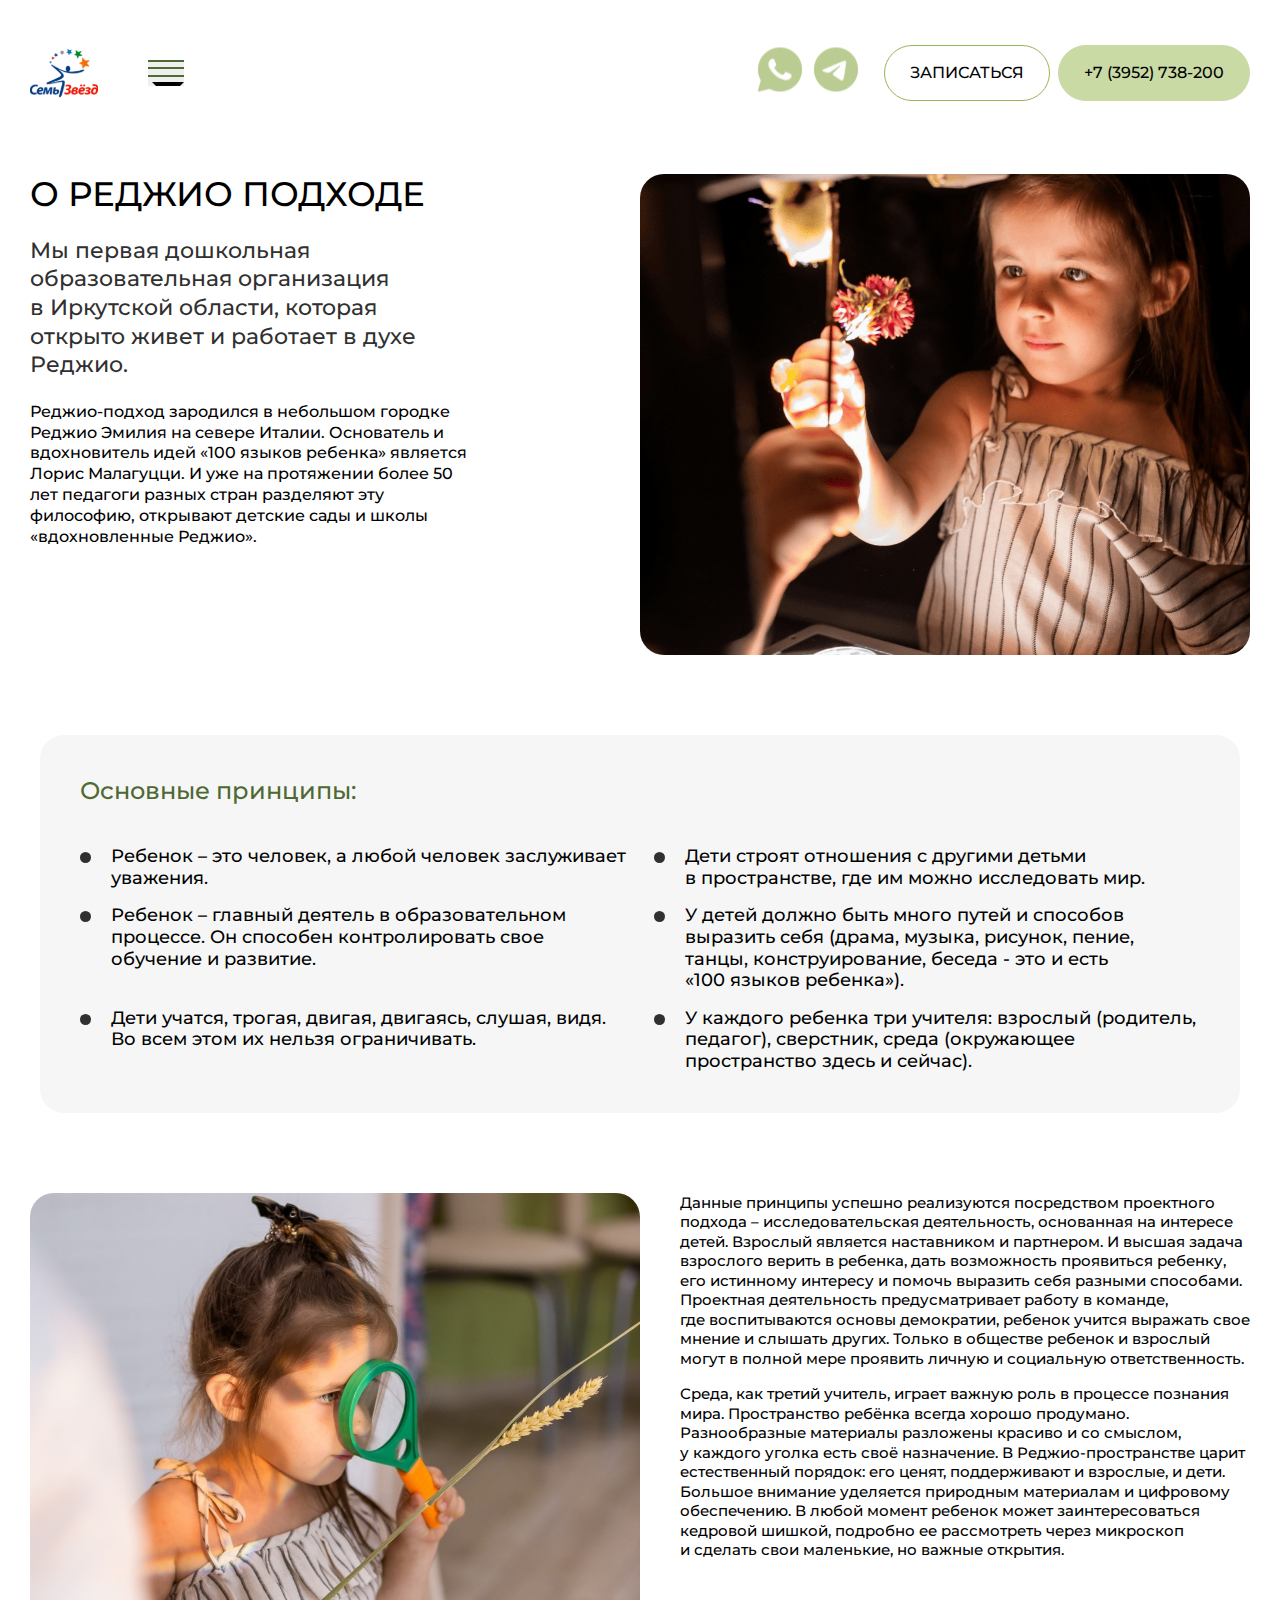
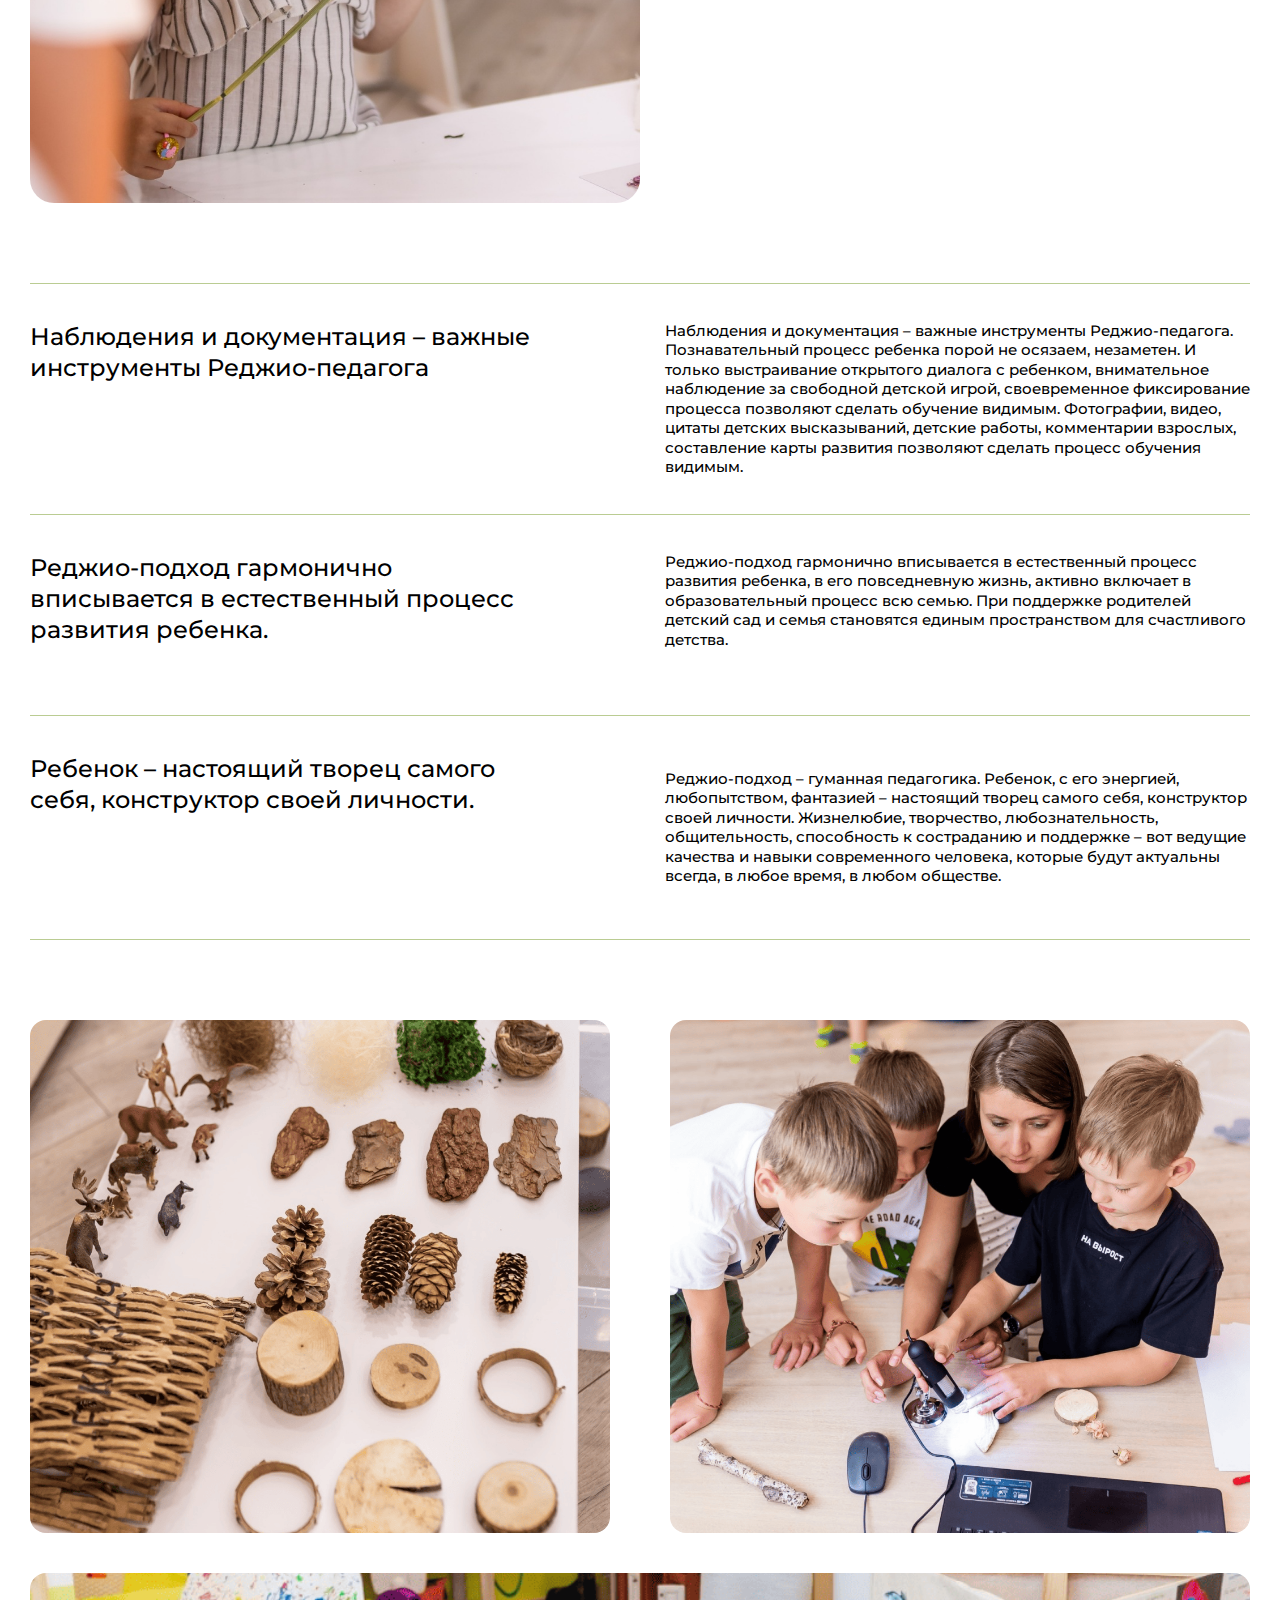
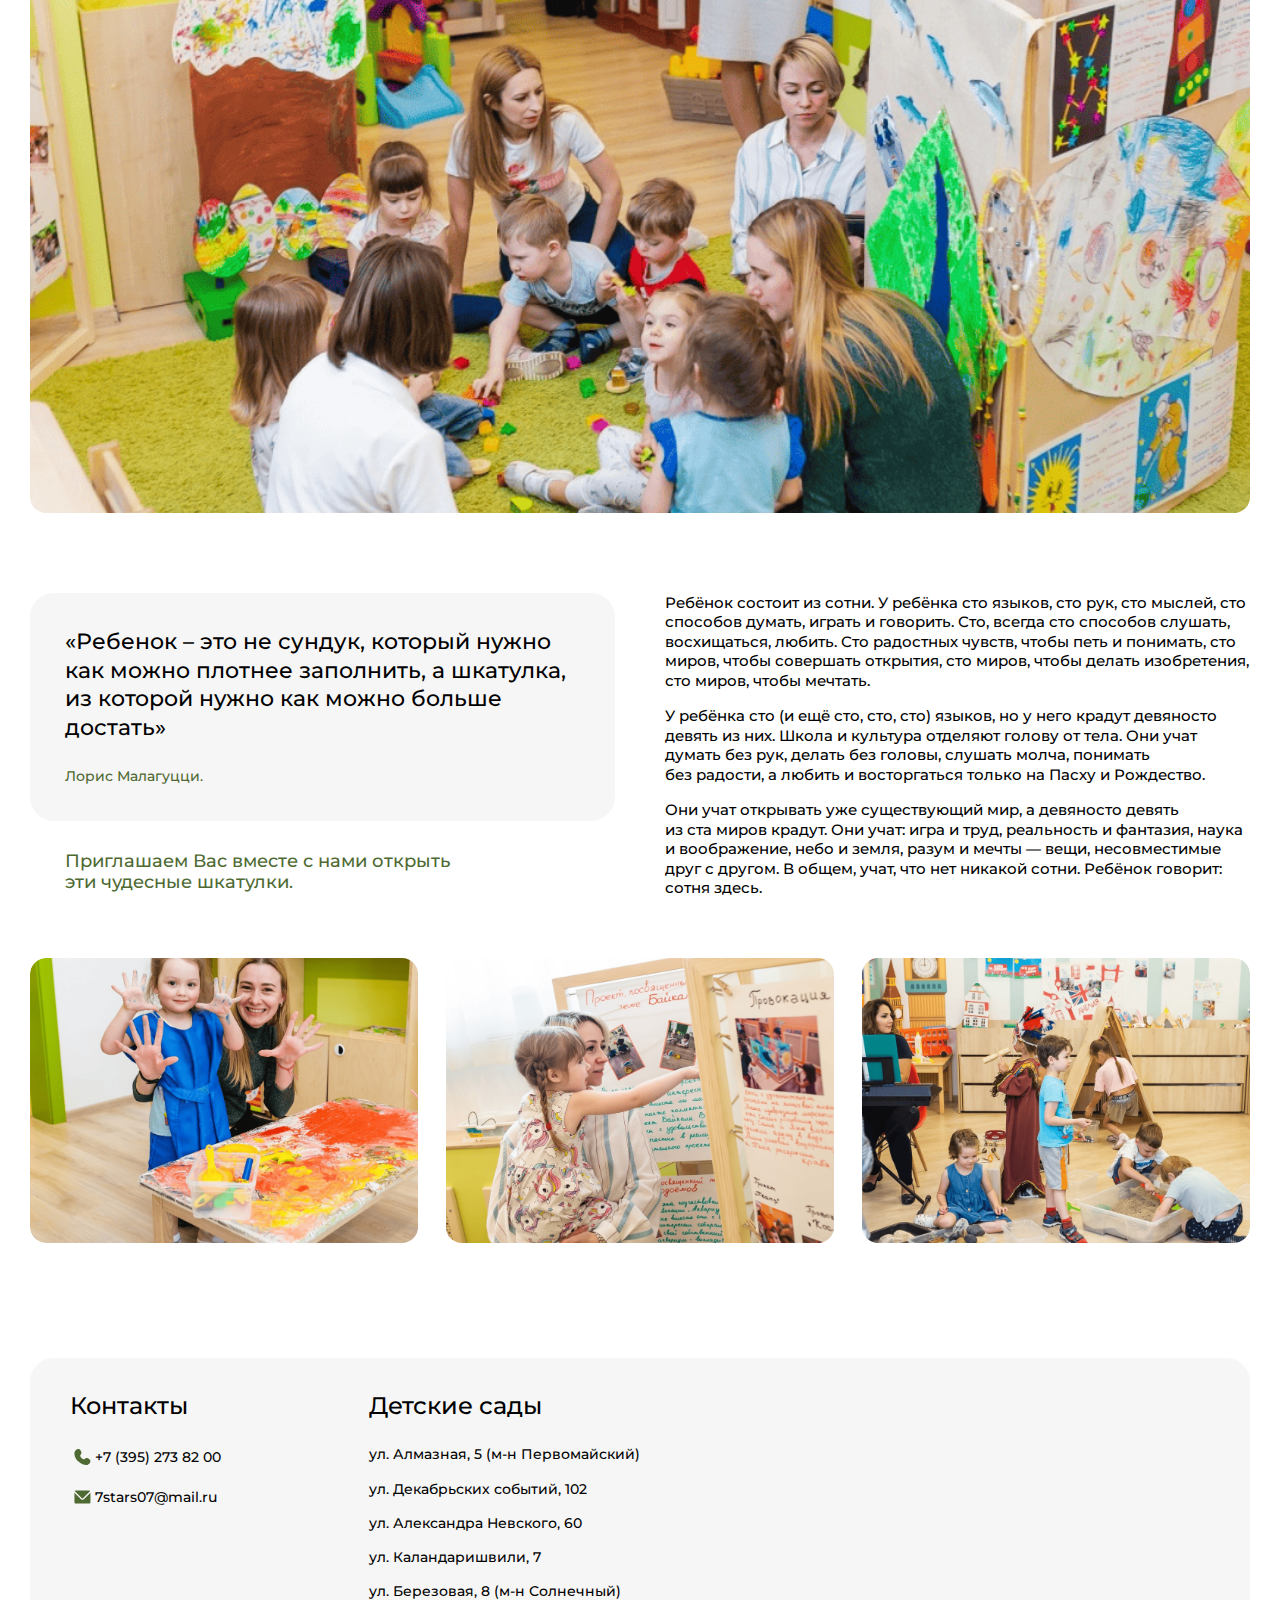
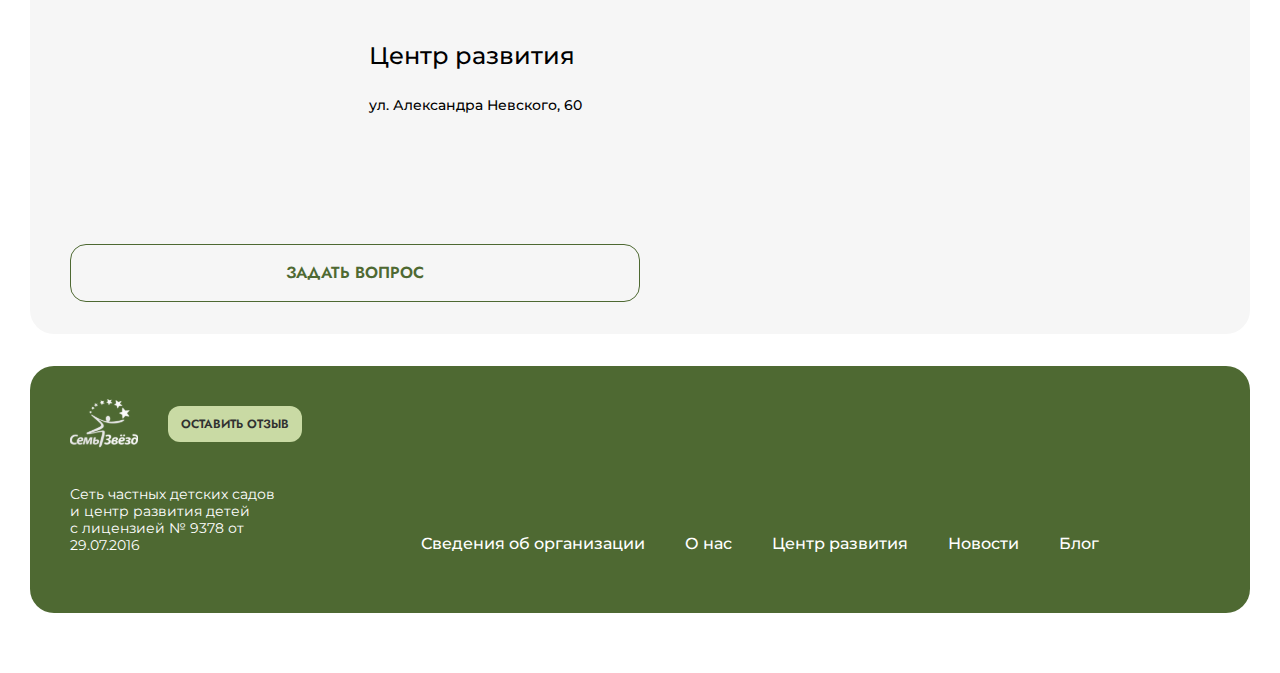
<file: pages/article-page.html>
<!DOCTYPE html>
<html lang="ru">

<head>
    <meta charset="UTF-8">
    <meta name="viewport" content="width=device-width, initial-scale=1.0">
    <title>7 звёзд</title>


    <!-- БИБЛИОТЕКИ -->
    <link rel="stylesheet" href="../assets/libs/swiper/swiper-bundle.min.css">
    <link rel="stylesheet" href="../assets/libs/bootstrap/bootstrap.min.css">
    <link rel="stylesheet" href="../assets/libs/fancybox/fancybox.css">
    <link rel="stylesheet" href="../assets/libs/tippy/scale.css">
    <link rel="stylesheet" href="../assets/libs/stories/zuck.css">
    <link rel="stylesheet" href="../assets/libs/stories/snapgram.css">


    <!-- СТИЛИ ОБЩИХ ЭЛЕМЕНТОВ -->
    <link rel="stylesheet" href="../styles/reset.css">
    <link rel="stylesheet" href="../styles/custom.css">

    <link rel="stylesheet" href="../styles/UI/button.css">
    <link rel="stylesheet" href="../styles/UI/input.css">
    <link rel="stylesheet" href="../styles/UI/checkbox.css">

    <link rel="stylesheet" href="../styles/components/form.css">
    <link rel="stylesheet" href="../styles/components/header.css">
    <link rel="stylesheet" href="../styles/components/footer.css">
    <link rel="stylesheet" href="../styles/components/feedback-block.css">
    <link rel="stylesheet" href="../styles/components/stories.css">
    <link rel="stylesheet" href="../styles/components/double-slider.css">
    <link rel="stylesheet" href="../styles/components/button-up.css">

    <!-- вот этот компонент не подключать лучше к главной странице -->
    <link rel="stylesheet" href="../styles/components/sections/hero-section.css">

    <link rel="stylesheet" href="../styles/components/sections/staff-section.css">
    <link rel="stylesheet" href="../styles/components/sections/branches-section.css">
    <link rel="stylesheet" href="../styles/components/sections/why-choose-us.css">
    <link rel="stylesheet" href="../styles/components/sections/reviews.css">
    <link rel="stylesheet" href="../styles/components/sections/feedback.css">
    <link rel="stylesheet" href="../styles/components/sections/contacts-section.css">
    <link rel="stylesheet" href="../styles/components/sections/inspiration-section.css">


    <!-- СТИЛИ СТРАНИЦЫ -->
    <link rel="stylesheet" href="../styles/pages/article-page.css">
</head>

<body>
    <div class="wrapper">
        <header class="header">
            <div class="my-container header__container">
                <div class="header__desktop">
                    <div class="header__left">
                        <a href="../index.html" class="header__logo-link"><img src="../assets/images/logo.svg" alt="logo"
                                class="header__logo-img"></a>
                        <div class="pre-mobile-menu header__pre-mobile-menu">
                            <div class="dropdown pre-mobile-menu__dropdown">
                                <button class="burger-button dropdown-toggle" data-bs-toggle="dropdown"
                                    data-bs-auto-close="outside">
                                    <span></span>
                                    <span></span>
                                    <span></span>
                                </button>
        
                                <ul class="dropdown-menu pre-mobile-menu__dropdown-menu" id="header-pre-mobile">
                                    <li><a class="dropdown-item pre-mobile-menu__dropdown-item" href="./about.html">О нас</a>
                                    </li>
        
                                    <!-- Детские сады -->
                                    <li class="dropend">
                                        <a href="#" class="dropdown-item dropdown-toggle pre-mobile-menu__dropdown-item"
                                            data-bs-toggle="dropdown" data-bs-auto-close="outside">
                                            Детские сады
                                        </a>
                                        <ul class="dropdown-menu header__dropdown-menu">
                                            <li class="header__dropdown-item-wrap"><a class="dropdown-item"
                                                    href="./kindergarten-page.html">ул.
                                                    Каландаришвили, 7</a></li>
                                            <li class="header__dropdown-item-wrap"><a class="dropdown-item"
                                                    href="./kindergarten-page.html">ул. Александра
                                                    Невского, 60</a></li>
                                            <li class="header__dropdown-item-wrap"><a class="dropdown-item"
                                                    href="./kindergarten-page.html">ул. Березовая,
                                                    8</a></li>
                                            <li class="header__dropdown-item-wrap"><a class="dropdown-item"
                                                    href="./kindergarten-page.html">ул. Декабрьских
                                                    событий, 102</a></li>
                                            <li class="header__dropdown-item-wrap"><a class="dropdown-item"
                                                    href="./kindergarten-page.html">ул. Алмазная,
                                                    5</a></li>
                                            <li class="header__dropdown-item-wrap"><a class="dropdown-item"
                                                    href="./kindergarten-page.html">Центр
                                                    развития</a></li>
                                        </ul>
                                    </li>
        
                                    <!-- Центр развития -->
                                    <li class="dropend">
                                        <a href="#" class="dropdown-item dropdown-toggle pre-mobile-menu__dropdown-item"
                                            data-bs-toggle="dropdown" data-bs-auto-close="outside">
                                            Центр развития
                                        </a>
                                        <ul class="dropdown-menu header__dropdown-menu">
                                            <li class="header__dropdown-item-wrap"><a class="dropdown-item"
                                                    href="./development-center.html">О Центре</a>
                                            </li>
                                            <li class="header__dropdown-item-wrap"><a class="dropdown-item"
                                                    href="./early-development-school.html">Развивающие занятия</a></li>
                                            <li class="header__dropdown-item-wrap"><a class="dropdown-item"
                                                    href="./painting-education.html">Живопись</a>
                                            </li>
                                            <li class="header__dropdown-item-wrap"><a class="dropdown-item" href="./summer-holidays.html">Летние
                                                    каникулы</a></li>
                                        </ul>
                                    </li>
        
                                    <li><a class="dropdown-item pre-mobile-menu__dropdown-item" href="./news.html">Новости</a>
                                    </li>
                                    <li><a class="dropdown-item pre-mobile-menu__dropdown-item" href="./blog.html">Блог</a></li>
                                    <li><a class="dropdown-item pre-mobile-menu__dropdown-item" href="#">Сведения...</a></li>
                                </ul>
                            </div>
                        </div>
                    </div>
                    <nav class="header__menu">
                        <ul class="header__menu-list">
                            <li class="header__menu-item"><a href="./about.html" class="header__menu-link">О нас</a>
                            </li>
                            <li class="header__menu-item dropdown header__dropdown">
                                <a href="#" class="header__menu-link dropdown-toggle" data-bs-toggle="dropdown"
                                    aria-expanded="false">Детские сады</a>
                                <ul class="dropdown-menu header__dropdown-menu">
                                    <li class="header__dropdown-item-wrap"><a class="dropdown-item"
                                            href="./kindergarten-page.html">ул. Каландаришвили, 7</a></li>
                                    <li class="header__dropdown-item-wrap"><a class="dropdown-item"
                                            href="./kindergarten-page.html">ул. Александра Невского, 60</a></li>
                                    <li class="header__dropdown-item-wrap"><a class="dropdown-item"
                                            href="./kindergarten-page.html">ул. Березовая, 8 (Солнечный)</a></li>
                                    <li class="header__dropdown-item-wrap"><a class="dropdown-item"
                                            href="./kindergarten-page.html">ул. Декабрьских событий, 102</a></li>
                                    <li class="header__dropdown-item-wrap"><a class="dropdown-item"
                                            href="./kindergarten-page.html">ул. Алмазная, 5 (Первомайский)</a></li>
                                    <li class="header__dropdown-item-wrap"><a class="dropdown-item"
                                            href="./kindergarten-page.html">Центр развития</a></li>
                                </ul>
                            </li>
                            <li class="header__menu-item dropdown header__dropdown">
                                <a href="#" class="header__menu-link dropdown-toggle" data-bs-toggle="dropdown"
                                    aria-expanded="false">Центр
                                    развития</a>
                                <ul class="dropdown-menu header__dropdown-menu">
                                    <li class="header__dropdown-item-wrap"><a class="dropdown-item"
                                            href="./development-center.html">О Центре развития</a></li>
                                    <li class="header__dropdown-item-wrap"><a class="dropdown-item"
                                            href="./early-development-school.html">Развивающие занятия</a></li>
                                    <li class="header__dropdown-item-wrap"><a class="dropdown-item"
                                            href="./painting-education.html">Живопись</a></li>
                                    <li class="header__dropdown-item-wrap"><a class="dropdown-item" href="./summer-holidays.html">Летние
                                            каникулы</a></li>
                                </ul>
                            </li>
                            <li class="header__menu-item"><a href="./news.html" class="header__menu-link">Новости</a>
                            </li>
                            <li class="header__menu-item"><a href="./blog.html" class="header__menu-link">Блог</a></li>
                            <li class="header__menu-item"><a href="#" class="header__menu-link">Сведения...</a></li>
                        </ul>
                    </nav>
                    <div class="header__contacts">
                        <div class="header__smp">
                            <a href="#" class="header__smp-link">
                                <img src="../assets/images/social-media-icons/WA.svg" alt="Tg-icon" class="header__smp-img">
                            </a>
                            <a href="#" class="header__smp-link">
                                <img src="../assets/images/social-media-icons/tg.svg" alt="WA-icon" class="header__smp-img">
                            </a>
                        </div>
                        <div class="header__buttons">
                            <button class="my-button my-button_noColor my-button_borderOval header__button">ЗАПИСАТЬСЯ</button>
                            <a href="tel:+73952738200"
                                class="my-button my-button_lightGreen my-button_borderOval header__link-phone">+7
                                (3952) 738-200</a>
                        </div>
                    </div>
                </div>
                <div class="header__mobile --no-sectionsLinks">
                    <div class="header__mobile-top">
                        <a href="../index.html" class="header__logo-link"><img src="../assets/images/logo.svg" alt="logo"
                                class="header__logo-img"></a>
                        <div class="header__buttons">
                            <a href="tel:+73952738200"
                                class="my-button my-button_lightGreen my-button_borderOval header__link-phone">+7 (3952)
                                738-200</a>
                        </div>
                        <div class="mobile-menu header__mobile-menu">
                            <button class="burger-button mobile-menu__burger-button" data-toggle="#header-mobile-navbar">
                                <span></span>
                                <span></span>
                                <span></span>
                            </button>
                            <div class="mobile-menu__content" id="header-mobile-navbar">
                                <div class="mobile-menu__content-inner">
                                    <ul class="mobile-menu__links">
                                        <li class="mobile-menu__link-item"><a href="./about.html" class="mobile-menu__link">О
                                                нас</a></li>
                                        <li class="mobile-menu__link-item dropdown header__dropdown">
                                            <a href="#" class="mobile-menu__link dropdown-toggle" data-bs-toggle="dropdown"
                                                aria-expanded="false">Детские сады</a>
                                            <ul class="dropdown-menu header__dropdown-menu">
                                                <li class="header__dropdown-item-wrap"><a class="dropdown-item"
                                                        href="./kindergarten-page.html">ул. Каландаришвили, 7</a></li>
                                                <li class="header__dropdown-item-wrap"><a class="dropdown-item"
                                                        href="./kindergarten-page.html">ул. Александра Невского, 60</a></li>
                                                <li class="header__dropdown-item-wrap"><a class="dropdown-item"
                                                        href="./kindergarten-page.html">ул. Березовая, 8 (Солнечный)</a></li>
                                                <li class="header__dropdown-item-wrap"><a class="dropdown-item"
                                                        href="./kindergarten-page.html">ул. Декабрьских событий, 102</a></li>
                                                <li class="header__dropdown-item-wrap"><a class="dropdown-item"
                                                        href="./kindergarten-page.html">ул. Алмазная, 5 (Первомайский)</a></li>
                                                <li class="header__dropdown-item-wrap"><a class="dropdown-item"
                                                        href="./kindergarten-page.html">Центр развития</a></li>
                                            </ul>
                                        </li>
                                        <li class="mobile-menu__link-item dropdown header__dropdown">
                                            <a href="#" class="mobile-menu__link dropdown-toggle" data-bs-toggle="dropdown"
                                                aria-expanded="false">Центр
                                                развития</a>
                                            <ul class="dropdown-menu header__dropdown-menu">
                                                <li class="header__dropdown-item-wrap"><a class="dropdown-item"
                                                        href="./development-center.html">О Центре развития</a></li>
                                                <li class="header__dropdown-item-wrap"><a class="dropdown-item"
                                                        href="./early-development-school.html">Развивающие занятия</a></li>
                                                <li class="header__dropdown-item-wrap"><a class="dropdown-item"
                                                        href="./painting-education.html">Живопись</a></li>
                                                <li class="header__dropdown-item-wrap"><a class="dropdown-item" href="./summer-holidays.html">Летние
                                                        каникулы</a></li>
                                            </ul>
                                        </li>
                                        <li class="mobile-menu__link-item"><a href="./news.html"
                                                class="mobile-menu__link">Новости</a></li>
                                        <li class="mobile-menu__link-item"><a href="./blog.html"
                                                class="mobile-menu__link">Блог</a>
                                        </li>
                                        <li class="mobile-menu__link-item"><a href="#" class="mobile-menu__link">Сведения...</a>
                                        </li>
                                    </ul>
                                    <div class="mobile-menu__buttons">
                                        <a href="tel:+73952738200"
                                            class="my-button my-button_lightGreen my-button_borderOval header__mobile-link-phone">+7
                                            (3952) 738-200</a>
                                        <button
                                            class="my-button my-button_noColor my-button_borderOval header__mobile-button">ЗАПИСАТЬСЯ</button>
                                    </div>
                                    <div class="mobile-menu__contacts">
                                        <a href="#" class="mobile-menu__contact-link">Telegram</a>
                                        <a href="#" class="mobile-menu__contact-link">WhatsApp</a>
                                    </div>
                                </div>
                            </div>
                        </div>
                    </div>
                    <div class="header__mobile-section-links">
                        <div class="header__links-slider">
                            <div class="swiper header__links-swiper">
                                <div class="swiper-wrapper header__links-swiper-wrapper">
                                    <div class="swiper-slide header__links-swiper-slide">
                                        <a href="#"
                                            class="my-button my-button_noColor my-button_borderOval header__link-slide">Наши
                                            филиалы</a>
                                    </div>
                                    <div class="swiper-slide header__links-swiper-slide">
                                        <a href="#inspiration"
                                            class="my-button my-button_noColor my-button_borderOval header__link-slide">Реджио</a>
                                    </div>
                                    <div class="swiper-slide header__links-swiper-slide">
                                        <a href="#"
                                            class="my-button my-button_noColor my-button_borderOval header__link-slide">Проектная
                                            деятельность</a>
                                    </div>
                                    <div class="swiper-slide header__links-swiper-slide">
                                        <a href="#"
                                            class="my-button my-button_noColor my-button_borderOval header__link-slide">Наши
                                            филиалы</a>
                                    </div>
                                    <div class="swiper-slide header__links-swiper-slide">
                                        <a href="#"
                                            class="my-button my-button_noColor my-button_borderOval header__link-slide">Наши
                                            филиалы</a>
                                    </div>
                                </div>
                            </div>
                        </div>
                    </div>
                </div>
            </div>
        </header>

        <div class="my-overlay" id="burger-menu-overlay"></div>

        <!-- ЭТО ТОЖЕ ДОЛЖНО БЫТЬ В LAYOUT -->
        <a href="#topBlock" class="button-up">
            <span class="button-up__img">
                <svg width="52" height="52" viewBox="0 0 52 52" fill="none" xmlns="http://www.w3.org/2000/svg">
                    <g clip-path="url(#clip0_18852_13195)">
                        <circle cx="26" cy="26" r="25.5" transform="matrix(-1 0 0 1 52 0)" fill="white"
                            stroke="#4E6932" />
                        <path d="M36 31L27.7677 21.8137C26.7955 20.7288 25.2046 20.7288 24.2323 21.8137L16 31"
                            stroke="#4E6932" stroke-miterlimit="10" stroke-linecap="round" stroke-linejoin="round" />
                    </g>
                    <defs>
                        <clipPath id="clip0_18852_13195">
                            <rect width="52" height="52" fill="white" transform="matrix(-1 0 0 1 52 0)" />
                        </clipPath>
                    </defs>
                </svg>
            </span>
        </a>

        <main class="main">
            <!-- СТИЛИ ВЫНЕС ОТДЕЛЬНО -->
            <section class="hero-section main__hero-section --no-location" id="topBlock">
                <div class="my-container hero-section__container">
                    <div class="hero-section__body">
                        <div class="hero-section__body-texts">
                            <div class="hero-section__title">О Реджио подходе
                                <div class="hero-section__location">
                                    <div class="hero-section__location-img">
                                        <svg width="24" height="24" viewBox="0 0 24 24" fill="none"
                                            xmlns="http://www.w3.org/2000/svg">
                                            <path
                                                d="M12 2C7.582 2 4 5.35813 4 9.5C4 11.1309 4.57033 12.6275 5.51833 13.8531C5.53533 13.8825 5.538 13.9153 5.55733 13.9434L10.8907 21.4434C11.138 21.7913 11.5547 22 12 22C12.4453 22 12.862 21.7913 13.1093 21.4434L18.4427 13.9434C18.4623 13.9153 18.4647 13.8825 18.4817 13.8531C19.4297 12.6275 20 11.1309 20 9.5C20 5.35813 16.418 2 12 2ZM12 12C10.5273 12 9.33333 10.8806 9.33333 9.5C9.33333 8.11937 10.5273 7 12 7C13.4727 7 14.6667 8.11937 14.6667 9.5C14.6667 10.8806 13.4727 12 12 12Z"
                                                fill="black" />
                                        </svg>
                                    </div> <span class="hero-section__location-text"> В Иркутске</span>
                                </div>
                            </div>
                            <div class="hero-section__pre-title">Мы первая дошкольная образовательная организация в&nbsp;Иркутской области, которая открыто живет и работает в духе Реджио.</div>
                            <div class="hero-section__text">Реджио-подход зародился в небольшом городке Реджио Эмилия на севере Италии. Основатель и вдохновитель идей «100 языков ребенка» является Лорис Малагуцци. И&nbsp;уже на протяжении более 50 лет педагоги разных стран разделяют эту философию, открывают детские сады и&nbsp;школы «вдохновленные Реджио».</div>
                        </div>
                    </div>
                    <div class="hero-section__right-content">
                        <div class="hero-section__title">Детский сад «Семь&nbsp;Звёзд» <br>
                            <span>в&nbsp;солнечном</span>
                            <div class="hero-section__location">
                                <div class="hero-section__location-img">
                                    <svg width="24" height="24" viewBox="0 0 24 24" fill="none"
                                        xmlns="http://www.w3.org/2000/svg">
                                        <path
                                            d="M12 2C7.582 2 4 5.35813 4 9.5C4 11.1309 4.57033 12.6275 5.51833 13.8531C5.53533 13.8825 5.538 13.9153 5.55733 13.9434L10.8907 21.4434C11.138 21.7913 11.5547 22 12 22C12.4453 22 12.862 21.7913 13.1093 21.4434L18.4427 13.9434C18.4623 13.9153 18.4647 13.8825 18.4817 13.8531C19.4297 12.6275 20 11.1309 20 9.5C20 5.35813 16.418 2 12 2ZM12 12C10.5273 12 9.33333 10.8806 9.33333 9.5C9.33333 8.11937 10.5273 7 12 7C13.4727 7 14.6667 8.11937 14.6667 9.5C14.6667 10.8806 13.4727 12 12 12Z"
                                            fill="black" />
                                    </svg>
                                </div> <span class="hero-section__location-text"> В Иркутске</span>
                            </div>
                        </div>
                        <div class="hero-section__wrap-img">
                            <img src="../assets/images/pages/article-page/hero-section/block-img.png" alt=""
                                class="hero-section__img">
                        </div>
                    </div>
                </div>
                <img src="../assets/images/pages/main/background/cones-7.png" alt=""
                    class="hero-section__background-img">
            </section>

            <section class="principles">
                <div class="my-container principles__container">
                    <div class="principles__inner">
                        <div class="principles__title">Основные принципы:</div>
                        <ul class="principles__items">
                            <li class="principles__item">Ребенок – это человек, а&nbsp;любой человек заслуживает уважения.</li>
                            <li class="principles__item">Дети строят отношения с&nbsp;другими детьми в&nbsp;пространстве, где им&nbsp;можно исследовать мир.</li>
                            <li class="principles__item">Ребенок – главный деятель в&nbsp;образовательном процессе. Он&nbsp;способен контролировать свое обучение и развитие.</li>
                            <li class="principles__item">У детей должно быть много путей и способов выразить себя (драма, музыка, рисунок, пение, танцы, конструирование, беседа - это и есть «100&nbsp;языков ребенка»).</li>
                            <li class="principles__item">Дети учатся, трогая, двигая, двигаясь, слушая, видя. Во всем этом их&nbsp;нельзя ограничивать.</li>
                            <li class="principles__item">У каждого ребенка три учителя: взрослый (родитель, педагог), сверстник, среда (окружающее пространство здесь и&nbsp;сейчас).</li>
                        </ul>
                    </div>
                </div>
            </section>
            <section class="image-text">
                <div class="my-container image-text__container">
                    <div class="image-text__inner">
                        <div class="image-text__image-wrap">
                            <img src="../assets/images/pages/article-page/image-text/block-img.png" alt="" class="image-text__image">
                        </div>
                        <div class="image-text__texts">
                            <p class="image-text__text">Данные принципы успешно реализуются посредством проектного подхода – исследовательская деятельность, основанная на интересе детей. Взрослый является наставником и партнером. И&nbsp;высшая задача взрослого верить в&nbsp;ребенка, дать возможность проявиться ребенку, его истинному интересу и&nbsp;помочь выразить себя разными способами. Проектная деятельность предусматривает работу в команде, где&nbsp;воспитываются основы демократии, ребенок учится выражать свое мнение и&nbsp;слышать других. Только в обществе ребенок и взрослый могут в полной мере проявить личную и социальную ответственность.</p>
                            <p class="image-text__text">Среда, как третий учитель, играет важную роль в процессе познания мира. Пространство ребёнка всегда хорошо продумано. Разнообразные материалы разложены красиво и со смыслом, у&nbsp;каждого уголка есть своё назначение. В&nbsp;Реджио-пространстве царит естественный порядок: его ценят, поддерживают и взрослые, и дети. Большое внимание уделяется природным материалам и цифровому обеспечению. В любой момент ребенок может заинтересоваться кедровой шишкой, подробно ее рассмотреть через микроскоп и&nbsp;сделать свои маленькие, но&nbsp;важные открытия.</p>
                        </div>
                    </div>
                </div>
            </section>
            <section class="many-texts">
                <div class="my-container many-texts__container">
                    <div class="many-texts__items">
                        <div class="many-texts__item">
                            <div class="many-texts__item-inner">
                                <div class="many-texts__item-title">Наблюдения и документация – важные инструменты Реджио-педагога</div>
                                <div class="many-texts__item-text"><p>Наблюдения и документация – важные инструменты Реджио-педагога. Познавательный процесс ребенка порой не осязаем, незаметен. И только выстраивание открытого диалога с ребенком, внимательное наблюдение за свободной детской игрой, своевременное фиксирование процесса позволяют сделать обучение видимым. Фотографии, видео, цитаты детских высказываний, детские работы, комментарии взрослых, составление карты развития позволяют сделать процесс обучения видимым.</p>
                                </div>
                            </div>
                        </div>
                        <div class="many-texts__item">
                            <div class="many-texts__item-inner">
                                <div class="many-texts__item-title">Реджио-подход гармонично вписывается&nbsp;в&nbsp;естественный процесс развития&nbsp;ребенка.</div>
                                <div class="many-texts__item-text"><p>Реджио-подход гармонично вписывается в естественный процесс развития ребенка, в его повседневную жизнь, активно включает в образовательный процесс всю семью. При поддержке родителей детский сад и семья становятся единым пространством для счастливого детства.</p></div>
                            </div>
                        </div>
                        <div class="many-texts__item">
                            <div class="many-texts__item-inner">
                                <div class="many-texts__item-title">Ребенок – настоящий творец самого себя,&nbsp;конструктор своей личности.</div>
                                <div class="many-texts__item-text"><p></p>Реджио-подход – гуманная педагогика. Ребенок, с его энергией, любопытством, фантазией – настоящий творец самого себя, конструктор своей личности. Жизнелюбие, творчество, любознательность, общительность, способность к состраданию и поддержке – вот ведущие качества и навыки современного человека, которые будут актуальны всегда, в любое время, в любом обществе.</p></div>
                            </div>
                        </div>
                    </div>
                </div>
            </section>
            <section class="many-images">
                <div class="my-container many-images__container">
                    <div class="many-images__slider">
                            <div class="many-images__swiper-controls">
                                <div class="swiper-pagination many-images__swiper-pagination"></div>
                                <div class="swiper-navigation many-images__swiper-navigation">
                                    <div class="swiper-button-prev many-images__swiper-button-prev">
                                        <svg width="27" height="27" viewBox="0 0 27 27" fill="none"
                                            xmlns="http://www.w3.org/2000/svg">
                                            <g clip-path="url(#clip0_92_1209)">
                                                <path
                                                    d="M21.0908 13.915L5.78616 13.915M5.78616 13.915L12.1631 20.292M5.78616 13.915L12.1631 7.53809"
                                                    stroke="#4E6932" stroke-width="1.4" stroke-linecap="round"
                                                    stroke-linejoin="round" />
                                            </g>
                                            <defs>
                                                <clipPath id="clip0_92_1209">
                                                    <rect width="26" height="26" fill="white"
                                                        transform="translate(0.438477 0.915039)" />
                                                </clipPath>
                                            </defs>
                                        </svg>
                                    </div>
                                    <div class="swiper-button-next many-images__swiper-button-next">
                                        <svg width="27" height="27" viewBox="0 0 27 27" fill="none"
                                            xmlns="http://www.w3.org/2000/svg">
                                            <g clip-path="url(#clip0_2050_215)">
                                                <path
                                                    d="M5.78616 13.9151L21.0908 13.9151M21.0908 13.9151L14.7139 7.53811M21.0908 13.9151L14.7139 20.292"
                                                    stroke="#4E6932" stroke-width="1.4" stroke-linecap="round"
                                                    stroke-linejoin="round" />
                                            </g>
                                            <defs>
                                                <clipPath id="clip0_2050_215">
                                                    <rect width="26" height="26" fill="white"
                                                        transform="translate(0.438477 0.915039)" />
                                                </clipPath>
                                            </defs>
                                        </svg>
                                    </div>
                                </div>
                            </div>
                            <div class="swiper many-images__swiper">
                                <div class="swiper-wrapper many-images__swiper-wrapper">
                                    <div class="swiper-slide many-images__swiper-slide">
                                        <div class="many-images__slide">
                                            <div class="many-images__slide-img-wrap">
                                                <img src="../assets/images/pages/article-page/many-images/image-1.png"
                                                    alt="" class="many-images__slide-img">
                                            </div>
                                        </div>
                                    </div>
                                    <div class="swiper-slide many-images__swiper-slide">
                                        <div class="many-images__slide">
                                            <div class="many-images__slide-img-wrap">
                                                <img src="../assets/images/pages/article-page/many-images/image-2.png"
                                                    alt="" class="many-images__slide-img">
                                            </div>
                                        </div>
                                    </div>
                                    <div class="swiper-slide many-images__swiper-slide">
                                        <div class="many-images__slide">
                                            <div class="many-images__slide-img-wrap">
                                                <img src="../assets/images/pages/article-page/many-images/image-3.png"
                                                    alt="" class="many-images__slide-img">
                                            </div>
                                        </div>
                                    </div>
                                </div>
                        </div>
                </div>
            </section>
            <section class="quote">
                <div class="my-container quote__container">
                    <div class="quote__desc">
                        <div class="quote__desc-left">
                            <div class="quote__desc-quote-wrap">
                                <div class="quote__desc-quote-text">«Ребенок – это не сундук, который нужно как можно плотнее заполнить, а&nbsp;шкатулка, из которой нужно как можно больше достать»</div>
                                <div class="quote__desc-author">Лорис Малагуцци.</div>
                            </div>
                            <div class="quote__desc-pre-title">Приглашаем Вас вместе с&nbsp;нами открыть эти&nbsp;чудесные&nbsp;шкатулки.</div>
                        </div>
                        <div class="quote__desc-texts">
                            <p class="quote__desc-text">Ребёнок состоит из сотни. У ребёнка сто языков, сто рук, сто мыслей, сто способов думать, играть и говорить. Сто, всегда сто способов слушать,  восхищаться, любить. Сто радостных чувств, чтобы петь и&nbsp;понимать, сто  миров, чтобы совершать открытия, сто миров, чтобы делать изобретения,  сто миров, чтобы мечтать.</p>
                            <p class="quote__desc-text">У ребёнка сто (и ещё сто, сто, сто) языков, но у него крадут девяносто девять из них. Школа и&nbsp;культура отделяют голову от&nbsp;тела. Они учат думать без рук, делать без головы, слушать молча,  понимать без&nbsp;радости, а любить и&nbsp;восторгаться только на Пасху и  Рождество. </p>
                            <p class="quote__desc-text">Они учат открывать уже&nbsp;существующий мир, а девяносто девять  из&nbsp;ста&nbsp;миров крадут. Они учат: игра и труд, реальность и фантазия, наука и воображение, небо и&nbsp;земля, разум и мечты — вещи, несовместимые друг с другом. В&nbsp;общем, учат, что нет никакой сотни. Ребёнок говорит: сотня  здесь.</p>
                        </div>
                    </div>
                    <div class="quote__content">
                        <div class="quote__slider">
                            <div class="quote__swiper-controls">
                                <div class="swiper-pagination quote__swiper-pagination"></div>
                                <div class="swiper-navigation quote__swiper-navigation">
                                    <div class="swiper-button-prev quote__swiper-button-prev">
                                        <svg width="27" height="27" viewBox="0 0 27 27" fill="none"
                                            xmlns="http://www.w3.org/2000/svg">
                                            <g clip-path="url(#clip0_92_1209)">
                                                <path
                                                    d="M21.0908 13.915L5.78616 13.915M5.78616 13.915L12.1631 20.292M5.78616 13.915L12.1631 7.53809"
                                                    stroke="#4E6932" stroke-width="1.4" stroke-linecap="round"
                                                    stroke-linejoin="round" />
                                            </g>
                                            <defs>
                                                <clipPath id="clip0_92_1209">
                                                    <rect width="26" height="26" fill="white"
                                                        transform="translate(0.438477 0.915039)" />
                                                </clipPath>
                                            </defs>
                                        </svg>
                                    </div>
                                    <div class="swiper-button-next quote__swiper-button-next">
                                        <svg width="27" height="27" viewBox="0 0 27 27" fill="none"
                                            xmlns="http://www.w3.org/2000/svg">
                                            <g clip-path="url(#clip0_2050_215)">
                                                <path
                                                    d="M5.78616 13.9151L21.0908 13.9151M21.0908 13.9151L14.7139 7.53811M21.0908 13.9151L14.7139 20.292"
                                                    stroke="#4E6932" stroke-width="1.4" stroke-linecap="round"
                                                    stroke-linejoin="round" />
                                            </g>
                                            <defs>
                                                <clipPath id="clip0_2050_215">
                                                    <rect width="26" height="26" fill="white"
                                                        transform="translate(0.438477 0.915039)" />
                                                </clipPath>
                                            </defs>
                                        </svg>
                                    </div>
                                </div>
                            </div>
                            <div class="swiper quote__swiper">
                                <div class="swiper-wrapper quote__swiper-wrapper">
                                    <div class="swiper-slide quote__swiper-slide">
                                        <div class="quote__slide">
                                            <div class="quote__slide-img-wrap">
                                                <img src="../assets/images/pages/article-page/quote/slide-1.png"
                                                    alt="" class="quote__slide-img">
                                            </div>
                                        </div>
                                    </div>
                                    <div class="swiper-slide quote__swiper-slide">
                                        <div class="quote__slide">
                                            <div class="quote__slide-img-wrap">
                                                <img src="../assets/images/pages/article-page/quote/slide-2.png"
                                                    alt="" class="quote__slide-img">
                                            </div>
                                        </div>
                                    </div>
                                    <div class="swiper-slide quote__swiper-slide">
                                        <div class="quote__slide">
                                            <div class="quote__slide-img-wrap">
                                                <img src="../assets/images/pages/article-page/quote/slide-3.png"
                                                    alt="" class="quote__slide-img">
                                            </div>
                                        </div>
                                    </div>
                                </div>
                        </div>
                </div>
                    </div>
                </div>
            </section>

            <!-- ВЫНЕС ОФОРМЛЕНИЕ ОТДЕЛЬНО (МОЖНО ВНЕСТИ БЛОК В LAYOUT) -->
            <section class="contacts main__contacts --sectionPadding">
                <div class="my-container contacts__container">
                    <div class="contacts__inner">
                        <div class="contacts__body">
                            <div class="contacts__desc">
                                <div class="contacts__smd">
                                    <h2 class="contacts__title">Контакты</h2>
                                    <div class="contacts__info">
                                        <a href="tel:+73952738200" class="contacts__phone">
                                            <img src="../assets/images/social-media-icons/phone.svg" alt=""
                                                class="contacts__phone-icon"> <span class="contacts__phone-text"> +7
                                                (395) 273 82 00</span> </a>
                                        <a href="mailto:7stars07@mail.ru" class="contacts__email">
                                            <img src="../assets/images/social-media-icons/email.svg" alt=""
                                                class="contacts__email-icon">
                                            <span class="contacts__email-text">7stars07@mail.ru</span></a>
                                    </div>
                                </div>
                                <div class="contacts__addresses">
                                    <div class="contacts__address-block">
                                        <div class="contacts__address-title">Детские сады</div>
                                        <ul class="contacts__address-items">
                                            <li class="contacts__address-item">ул. Алмазная, 5 (м-н Первомайский)</li>
                                            <li class="contacts__address-item">ул. Декабрьских событий, 102</li>
                                            <li class="contacts__address-item">ул. Александра Невского, 60</li>
                                            <li class="contacts__address-item">ул. Каландаришвили, 7</li>
                                            <li class="contacts__address-item">ул. Березовая, 8 (м-н Солнечный)</li>
                                        </ul>
                                    </div>
                                    <div class="contacts__address-block">
                                        <div class="contacts__address-title">Центр развития</div>
                                        <ul class="contacts__address-items">
                                            <li class="contacts__address-item">ул. Александра Невского, 60</li>
                                        </ul>
                                    </div>
                                </div>
                            </div>
                            <button class="my-button my-button_noColor my-button_borderSquare contacts__button">задать
                                вопрос</button>
                        </div>
                        <div class="contacts__map-wrap">
                            <!-- <iframe
                                src="https://yandex.ru/map-widget/v1/?um=constructor%3Aa492017f50e8e42aaae25d9b0ac6e2d6bf8701ce1c04ebd58da068a3b99b603a&amp;source=constructor"
                                width="500" height="400" frameborder="0"></iframe> -->
                        </div>
                    </div>
                </div>
            </section>
        </main>

        <footer class="footer">
            <div class="my-container footer__container">
                <div class="footer__inner">
                    <div class="footer__left">
                        <div class="footer-left__top">
                            <a href="#" class="footer__logo-link">
                                <img src="../assets/images/logo-white.svg" alt="" class="footer__logo-img">
                            </a>
                            <button class="my-button footer__button-reviews">оставить отзыв</button>
                        </div>
                        <div class="footer__info-text">Сеть частных детских садов <br> и центр развития детей <br> с
                            лицензией № 9378 от 29.07.2016 </div>
                        <button class="my-button footer__button-reviews --mobile">оставить отзыв</button>
                    </div>
                    <div class="footer__right">
                        <nav class="footer__menu">
                            <ul class="footer__menu-list">
                                <li class="footer__menu-item"><a href="#" class="footer__menu-link">Сведения об
                                        организации</a>
                                </li>
                                <li class="footer__menu-item"><a href="./about.html" class="footer__menu-link">О нас</a>
                                </li>
                                <li class="footer__menu-item"><a href="./development-center.html"
                                        class="footer__menu-link">Центр развития</a>
                                </li>
                                <li class="footer__menu-item"><a href="./news.html"
                                        class="footer__menu-link">Новости</a></li>
                                <li class="footer__menu-item"><a href="./blog.html" class="footer__menu-link">Блог</a>
                                </li>
                            </ul>
                        </nav>
                    </div>
                </div>
            </div>
        </footer>
    </div>



    <!-- БИБЛИОТЕКИ -->
    <script src="../assets/libs/swiper/swiper-bundle.min.js"></script>
    <script src="../assets/libs/bootstrap/bootstrap.bundle.min.js"></script>
    <script src="../assets/libs/bootstrap/popper.min.js"></script>
    <script src="../assets/libs/fancybox/fancybox.umd.js"></script>
    <script src="../assets/libs/tippy/popper.min.js"></script>
    <script src="../assets/libs/tippy/tippy-bundle.umd.js"></script>
    <script src="../assets/libs/stories/zuck.js"></script>

    <script src="https://api-maps.yandex.ru/2.1/?apikey=f028c4f8-776d-4ba3-b079-94a909b9cca1&lang=ru_RU"></script>


    <!-- ОБЩИЕ СКРИПТЫ -->
    <script src="../assets/js/phone-mask.js"></script>
    <script src="../assets/js/open-content.js"></script>
    <script src="../assets/js/fancybox-init.js"></script>

    <script src="../assets/js/components/header.js"></script>
    <script src="../assets/js/components/button-up.js"></script>
    <script src="../assets/js/components/stories.js"></script>

    <script src="../assets/js/sections/staff.js"></script>
    <script src="../assets/js/sections/reviews.js"></script>
    <script src="../assets//js/sections/contacts.js"></script>




    <!-- СКРИПТЫ СТРАНИЦЫ -->
    <script>
        document.addEventListener('DOMContentLoaded', function () {
            const manyImagesSwiper = new Swiper(`.many-images__swiper`, {
                direction: 'horizontal',
                slidesPerView: 1.15,
                spaceBetween: 20,
                pagination: {
                    el: '.many-images__swiper-pagination',
                    type: 'custom',
                    renderCustom: function (swiper, current, total) {
                        return `${String(current).padStart(2, '0')}`;
                    },
                },
                navigation: {
                    nextEl: '.many-images__swiper-button-next',
                    prevEl: '.many-images__swiper-button-prev',
                },
                breakpoints: {
                    769: {
                        spaceBetween: 30,
                        slidesPerView: 2.1,
                        allowTouchMove: true,
                    },
                    991: {
                        allowTouchMove: false,
                        slidesPerView: 2.1,
                    },
                    992: {
                        spaceBetween: 0,
                    }
                }
            });

            const quoteSwiper = new Swiper(`.quote__swiper`, {
                direction: 'horizontal',
                slidesPerView: 1.15,
                spaceBetween: 20,
                pagination: {
                    el: '.quote__swiper-pagination',
                    type: 'custom',
                    renderCustom: function (swiper, current, total) {
                        return `${String(current).padStart(2, '0')}`;
                    },
                },
                navigation: {
                    nextEl: '.quote__swiper-button-next',
                    prevEl: '.quote__swiper-button-prev',
                },
                breakpoints: {
                    769: {
                        spaceBetween: 30,
                        slidesPerView: 2.1,
                    },
                    991: {
                        slidesPerView: 2.1,
                    },
                    992: {
                        spaceBetween: 28,
                        slidesPerView: 3,
                    }
                }
            });
        });
    </script>
</body>

</html>
</file>
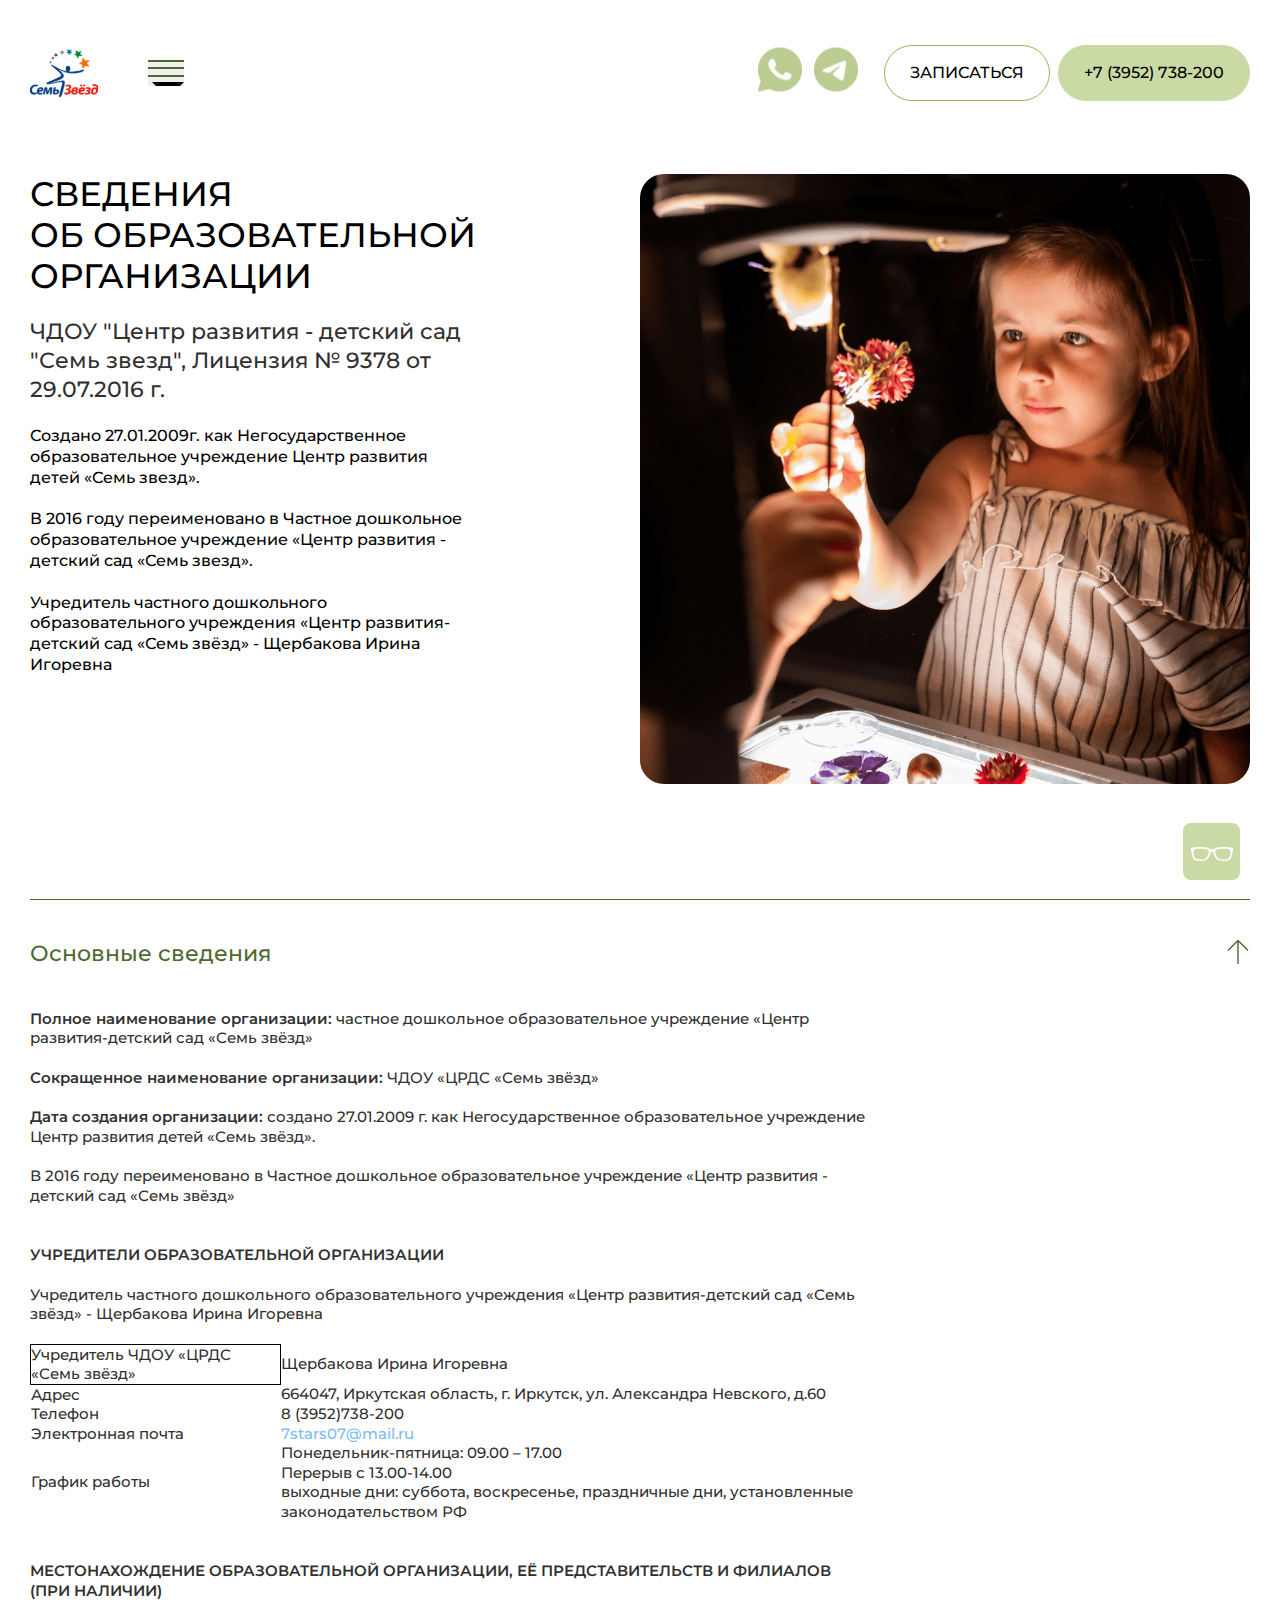
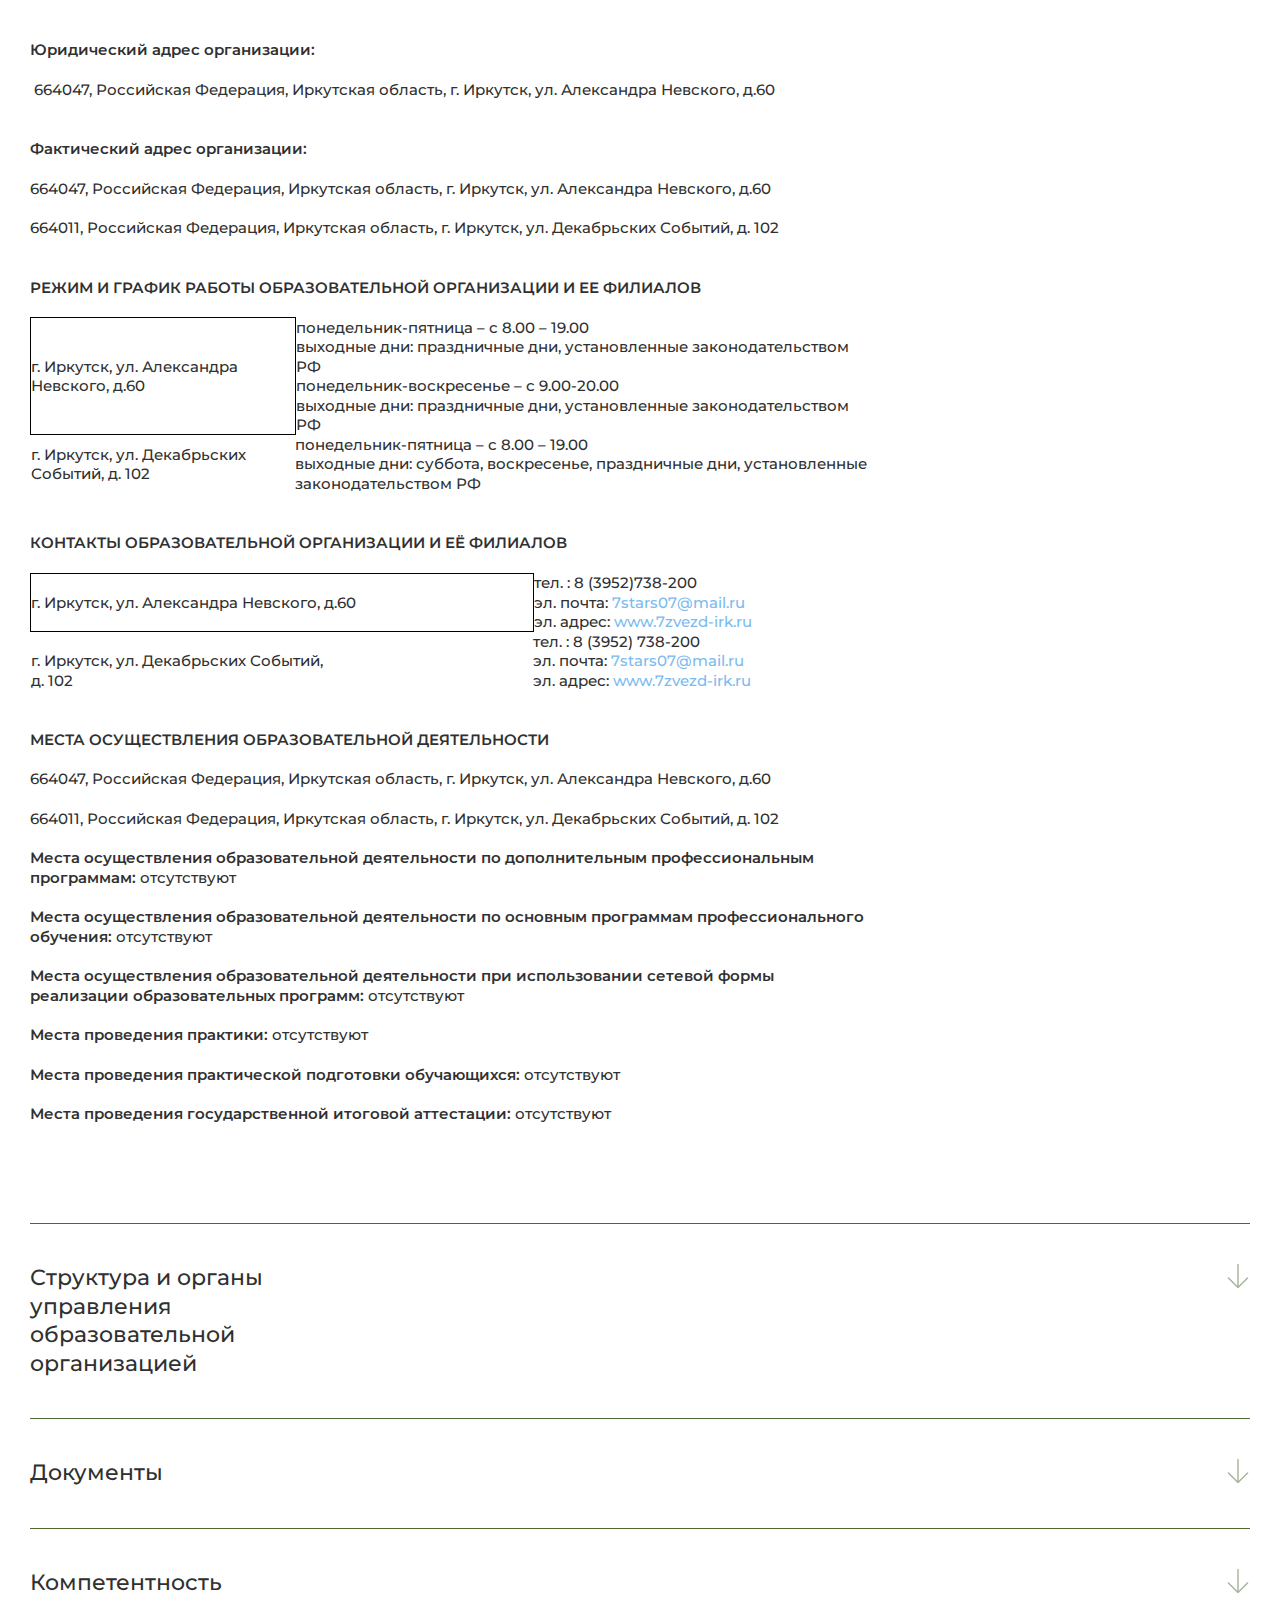
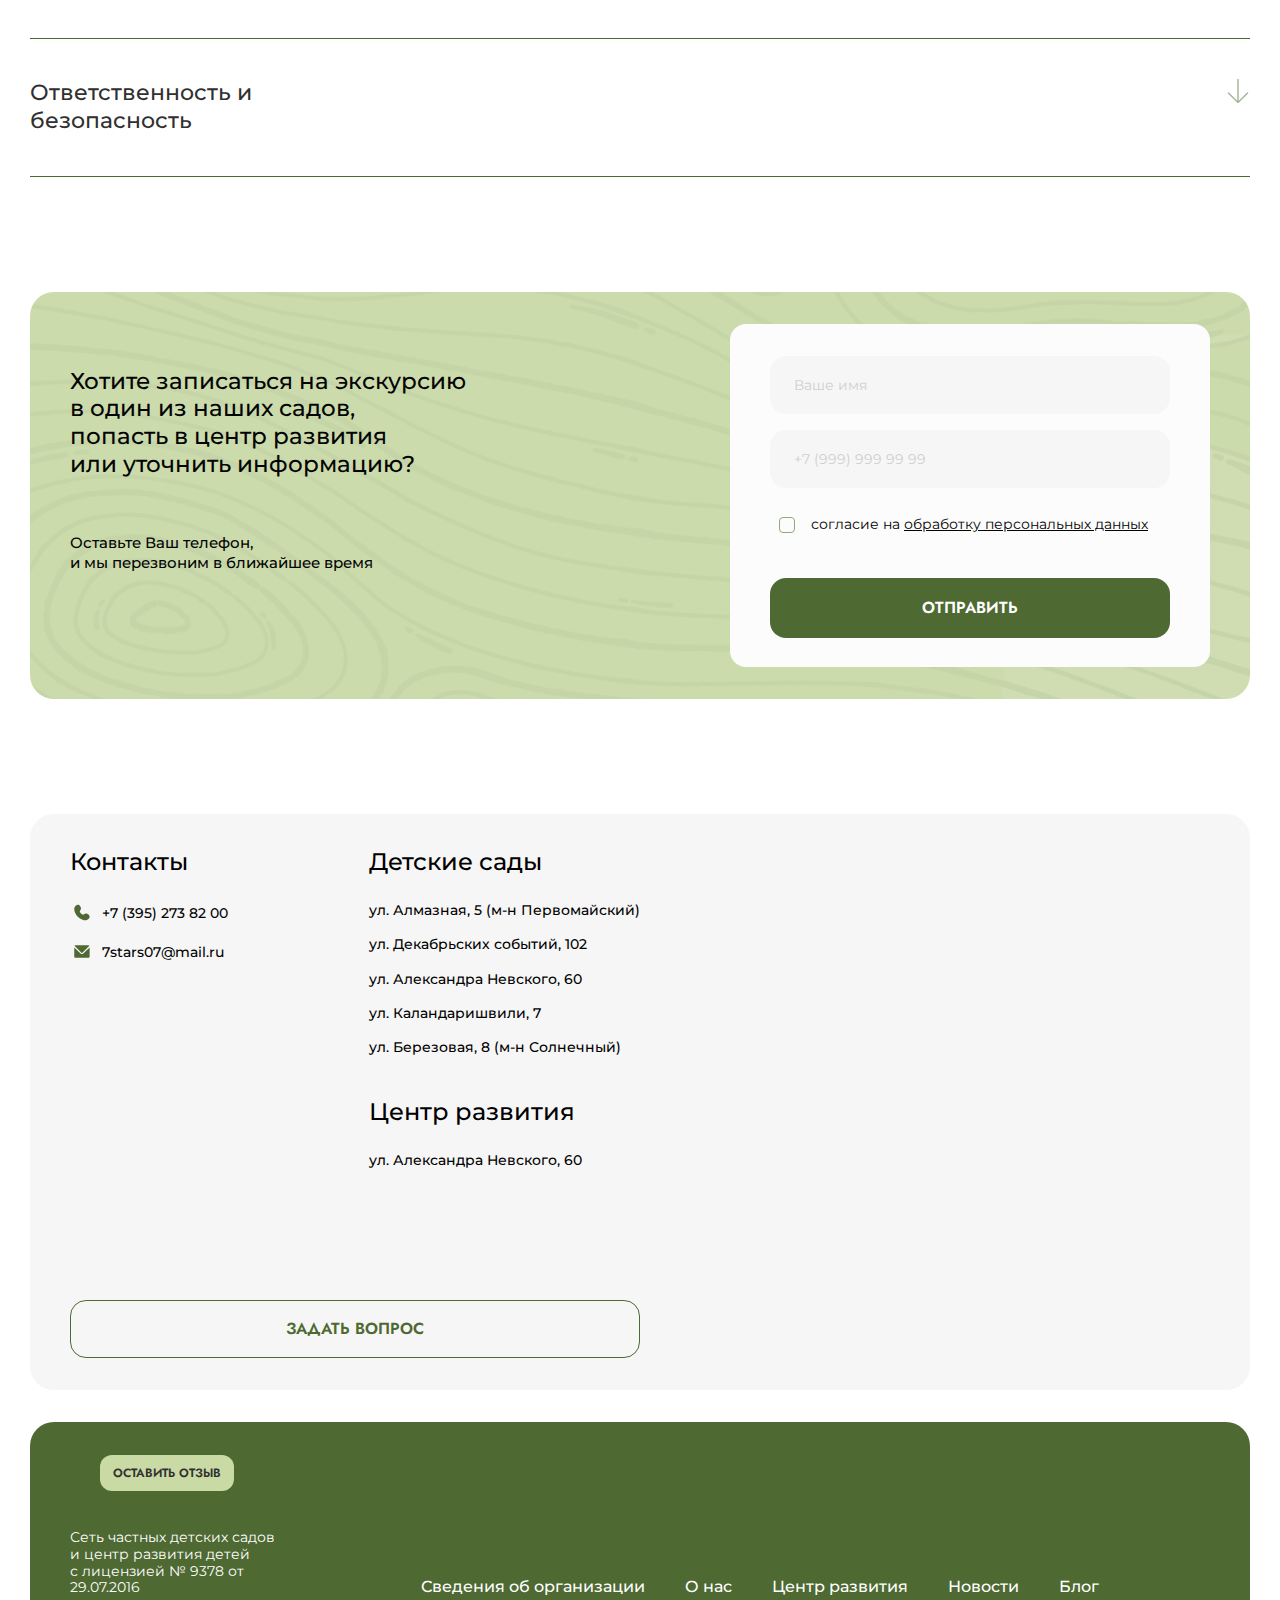
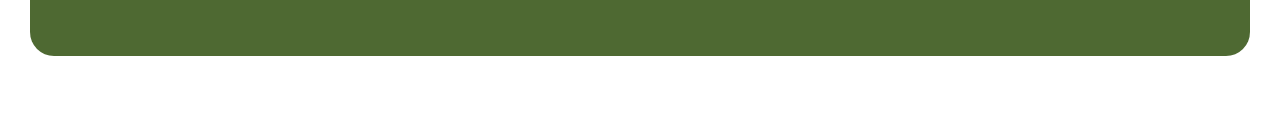
<file: pages/information-page.html>
<!DOCTYPE html>
<html lang="ru">

<head>
    <meta charset="UTF-8">
    <meta name="viewport" content="width=device-width, initial-scale=1.0">
    <title>7 звёзд</title>


    <!-- БИБЛИОТЕКИ -->
    <link rel="stylesheet" href="../assets/libs/swiper/swiper-bundle.min.css">
    <link rel="stylesheet" href="../assets/libs/bootstrap/bootstrap.min.css">
    <link rel="stylesheet" href="../assets/libs/fancybox/fancybox.css">
    <link rel="stylesheet" href="../assets/libs/tippy/scale.css">
    <link rel="stylesheet" href="../assets/libs/stories/zuck.css">
    <link rel="stylesheet" href="../assets/libs/stories/snapgram.css">


    <!-- СТИЛИ ОБЩИХ ЭЛЕМЕНТОВ -->
    <link rel="stylesheet" href="../styles/reset.css">
    <link rel="stylesheet" href="../styles/custom.css">

    <link rel="stylesheet" href="../styles/UI/button.css">
    <link rel="stylesheet" href="../styles/UI/input.css">
    <link rel="stylesheet" href="../styles/UI/checkbox.css">

    <link rel="stylesheet" href="../styles/components/form.css">
    <link rel="stylesheet" href="../styles/components/header.css">
    <link rel="stylesheet" href="../styles/components/footer.css">
    <link rel="stylesheet" href="../styles/components/feedback-block.css">
    <link rel="stylesheet" href="../styles/components/stories.css">
    <link rel="stylesheet" href="../styles/components/double-slider.css">
    <link rel="stylesheet" href="../styles/components/button-up.css">
    <link rel="stylesheet" href="../styles/components/add-features-button.css">
    <link rel="stylesheet" href="../styles/components/additional-feature-panel.css">


    <link rel="stylesheet" href="../styles/components/sections/hero-section.css">
    <link rel="stylesheet" href="../styles/components/sections/staff-section.css">
    <link rel="stylesheet" href="../styles/components/sections/branches-section.css">
    <link rel="stylesheet" href="../styles/components/sections/why-choose-us.css">
    <link rel="stylesheet" href="../styles/components/sections/reviews.css">
    <link rel="stylesheet" href="../styles/components/sections/feedback.css">
    <link rel="stylesheet" href="../styles/components/sections/contacts-section.css">
    <link rel="stylesheet" href="../styles/components/sections/inspiration-section.css">


    <!-- СТИЛИ СТРАНИЦЫ -->
    <link rel="stylesheet" href="../styles/pages/information-page.css">
</head>

<body>
    <div class="wrapper">
        <!-- ЭТО ТОЖЕ ДОЛЖНО БЫТЬ В LAYOUT -->
        <div class="additional-feature-panel --displayNone">
            <div class="my-container additional-feature-panel__container">
                <div class="additional-feature-panel__inner">
                    <div class="additional-feature-panel__controls">
                        <div class="additional-feature-panel__option" id="image-controls">
                            <div class="additional-feature-panel__option-title">Изображения</div>
                            <div class="additional-feature-panel__option-switch">
                                <ul class="nav nav-pills additional-feature-panel__option-switch-nav" id="fontSizeTabs"
                                    role="tablist">
                                    <li class="nav-item additional-feature-panel__option-switch-nav-item"
                                        role="presentation">
                                        <button class="nav-link" id="on-images" data-bs-toggle="pill" type="button"
                                            role="tab">
                                            <svg width="24" height="17" viewBox="0 0 24 17" fill="none"
                                                xmlns="http://www.w3.org/2000/svg">
                                                <path
                                                    d="M7.32374 7.83721C7.64788 7.31859 8.40319 7.31859 8.72732 7.83721L13.441 15.3792C13.7855 15.9304 13.3893 16.6454 12.7392 16.6454H3.31182C2.6618 16.6454 2.26552 15.9304 2.61003 15.3792L7.32374 7.83721Z"
                                                    fill="black" />
                                                <path
                                                    d="M13.2778 1.49273C13.8344 0.60606 15.1314 0.60606 15.688 1.49273L23.7817 14.3873C24.3729 15.3296 23.6927 16.5513 22.5767 16.5513H15.6147L9.71924 7.1607L13.2778 1.49273Z"
                                                    fill="black" />
                                                <circle cx="3.31034" cy="3.31034" r="3.31034" fill="black" />
                                            </svg>
                                        </button>
                                    </li>
                                    <li class="nav-item additional-feature-panel__option-switch-nav-item"
                                        role="presentation">
                                        <button class="nav-link" id="off-images" data-bs-toggle="pill" type="button"
                                            role="tab">
                                            <svg width="24" height="24" viewBox="0 0 24 24" fill="none"
                                                xmlns="http://www.w3.org/2000/svg">
                                                <circle cx="12" cy="12" r="10.5" stroke="black" stroke-width="3" />
                                                <path d="M6 18.5L19 5.5" stroke="black" stroke-width="3"
                                                    stroke-linecap="round" />
                                            </svg>
                                        </button>
                                    </li>
                                </ul>
                            </div>
                        </div>
                        <div class="additional-feature-panel__option" id="text-size-controls">
                            <div class="additional-feature-panel__option-title">Размер шрифта</div>
                            <div class="additional-feature-panel__option-switch">
                                <ul class="nav nav-pills additional-feature-panel__option-switch-nav" id="fontSizeTabs"
                                    role="tablist">
                                    <li class="nav-item additional-feature-panel__option-switch-nav-item"
                                        role="presentation">
                                        <button class="nav-link" id="small-size-texts" data-bs-toggle="pill"
                                            type="button" role="tab">
                                            Аа
                                        </button>
                                    </li>
                                    <li class="nav-item additional-feature-panel__option-switch-nav-item"
                                        role="presentation">
                                        <button class="nav-link" id="medium-size-texts" data-bs-toggle="pill"
                                            type="button" role="tab">
                                            Аа
                                        </button>
                                    </li>
                                    <li class="nav-item additional-feature-panel__option-switch-nav-item"
                                        role="presentation">
                                        <button class="nav-link" id="large-size-texts" data-bs-toggle="pill"
                                            type="button" role="tab">
                                            Аа
                                        </button>
                                    </li>
                                </ul>
                            </div>
                        </div>
                        <div class="additional-feature-panel__option" id="color-theme-controls">
                            <div class="additional-feature-panel__option-title">Цвет фона и текста</div>
                            <div class="additional-feature-panel__option-switch">
                                <ul class="nav nav-pills additional-feature-panel__option-switch-nav" id="fontSizeTabs"
                                    role="tablist">
                                    <li class="nav-item additional-feature-panel__option-switch-nav-item"
                                        role="presentation">
                                        <button class="nav-link" id="white-color-theme" data-bs-toggle="pill"
                                            type="button" role="tab">
                                            <span>А</span>
                                        </button>
                                    </li>
                                    <li class="nav-item additional-feature-panel__option-switch-nav-item"
                                        role="presentation">
                                        <button class="nav-link" id="yellow-color-theme" data-bs-toggle="pill"
                                            type="button" role="tab">
                                            <span>А</span>
                                        </button>
                                    </li>
                                    <li class="nav-item additional-feature-panel__option-switch-nav-item"
                                        role="presentation">
                                        <button class="nav-link" id="blackWhite-color-theme" data-bs-toggle="pill"
                                            type="button" role="tab">
                                            <span>А</span>
                                        </button>
                                    </li>
                                    <li class="nav-item additional-feature-panel__option-switch-nav-item"
                                        role="presentation">
                                        <button class="nav-link" id="blackGreen-color-theme" data-bs-toggle="pill"
                                            type="button" role="tab">
                                            <span>А</span>
                                        </button>
                                    </li>
                                    <li class="nav-item additional-feature-panel__option-switch-nav-item"
                                        role="presentation">
                                        <button class="nav-link" id="blue-color-theme" data-bs-toggle="pill"
                                            type="button" role="tab">
                                            <span>А</span>
                                        </button>
                                    </li>
                                </ul>
                            </div>
                        </div>
                        <div class="additional-feature-panel__option" id="sound-controls">
                            <div class="additional-feature-panel__option-title">Озвучивание текста</div>
                            <div class="additional-feature-panel__option-switch">
                                <ul class="nav nav-pills additional-feature-panel__option-switch-nav" id="fontSizeTabs"
                                    role="tablist">
                                    <li class="nav-item additional-feature-panel__option-switch-nav-item"
                                        role="presentation">
                                        <button class="nav-link" id="on-sound" data-bs-toggle="pill" type="button"
                                            role="tab">
                                            <svg width="28" height="22" viewBox="0 0 28 22" fill="none"
                                                xmlns="http://www.w3.org/2000/svg">
                                                <path
                                                    d="M5.32275 7.1841C5.32291 6.47365 5.69967 5.81613 6.31299 5.45753L13.7036 1.1382C14.3703 0.748497 15.2085 1.22928 15.2085 2.00148V20.0894C15.2085 20.8616 14.3703 21.3424 13.7036 20.9527L6.31299 16.6323C5.69971 16.2736 5.32275 15.6163 5.32275 14.9058V7.1841Z"
                                                    fill="black" />
                                                <rect y="6.14493" width="4.56255" height="9.88553" rx="1"
                                                    fill="black" />
                                                <path
                                                    d="M18.1572 7.08246C18.6622 7.58754 19.0629 8.18716 19.3362 8.84708C19.6096 9.507 19.7503 10.2143 19.7503 10.9286C19.7503 11.6429 19.6096 12.3502 19.3362 13.0101C19.0629 13.67 18.6622 14.2696 18.1572 14.7747"
                                                    stroke="black" stroke-width="1.5" stroke-linecap="round" />
                                                <path
                                                    d="M20.191 4.46029C21.0404 5.30972 21.7142 6.31814 22.1739 7.42797C22.6336 8.5378 22.8702 9.72732 22.8702 10.9286C22.8702 12.1299 22.6336 13.3194 22.1739 14.4292C21.7142 15.539 21.0404 16.5475 20.191 17.3969"
                                                    stroke="black" stroke-width="1.5" stroke-linecap="round" />
                                                <path
                                                    d="M22.2738 1.20219C23.5511 2.47948 24.5643 3.99584 25.2555 5.6647C25.9468 7.33356 26.3026 9.12223 26.3026 10.9286C26.3026 12.7349 25.9468 14.5236 25.2555 16.1925C24.5643 17.8613 23.5511 19.3777 22.2738 20.655"
                                                    stroke="black" stroke-width="1.5" stroke-linecap="round" />
                                            </svg>
                                        </button>
                                    </li>
                                    <li class="nav-item additional-feature-panel__option-switch-nav-item"
                                        role="presentation">
                                        <button class="nav-link" id="off-sound" data-bs-toggle="pill" type="button"
                                            role="tab">
                                            <svg width="24" height="24" viewBox="0 0 24 24" fill="none"
                                                xmlns="http://www.w3.org/2000/svg">
                                                <circle cx="12" cy="12" r="10.5" stroke="black" stroke-width="3" />
                                                <path d="M6 18.5L19 5.5" stroke="black" stroke-width="3"
                                                    stroke-linecap="round" />
                                            </svg>
                                        </button>
                                    </li>
                                </ul>
                            </div>
                        </div>
                    </div>
                    <button
                        class="my-button my-button_noColor my-button_borderOval additional-feature-panel__button-off">Обычная
                        версия сайта</button>
                </div>
            </div>
            <button class="additional-feature-panel__close">
                <svg width="26" height="28" viewBox="0 0 26 28" fill="none" xmlns="http://www.w3.org/2000/svg">
                    <path d="M1.00006 26L24.3525 2" stroke="black" stroke-width="2" stroke-linecap="round" />
                    <path d="M24.9999 26L1.64746 2" stroke="black" stroke-width="2" stroke-linecap="round" />
                </svg>
            </button>
        </div>

        <!-- ВЫНЕС ОФОРМЛЕНИЕ ОТДЕЛЬНО (МОЖНО ВНЕСТИ БЛОК В LAYOUT) -->
        <header class="header">
            <div class="my-container header__container">
                <div class="header__desktop">
                    <div class="header__left">
                        <a href="../index.html" class="header__logo-link"><img loading="lazy"
                                src="../assets/images/logo.svg" alt="logo" class="header__logo-img"></a>
                        <div class="pre-mobile-menu header__pre-mobile-menu">
                            <div class="dropdown pre-mobile-menu__dropdown">
                                <button class="burger-button dropdown-toggle" data-bs-toggle="dropdown"
                                    data-bs-auto-close="outside">
                                    <span></span>
                                    <span></span>
                                    <span></span>
                                </button>

                                <ul class="dropdown-menu pre-mobile-menu__dropdown-menu --middle-text"
                                    id="header-pre-mobile">
                                    <li><a class="dropdown-item pre-mobile-menu__dropdown-item" href="./about.html">О
                                            нас</a>
                                    </li>

                                    <!-- Детские сады -->
                                    <li class="dropend --middle-text">
                                        <a href="#" class="dropdown-item dropdown-toggle pre-mobile-menu__dropdown-item"
                                            data-bs-toggle="dropdown" data-bs-auto-close="outside">
                                            Детские сады
                                        </a>
                                        <ul class="dropdown-menu header__dropdown-menu">
                                            <li class="header__dropdown-item-wrap"><a class="dropdown-item"
                                                    href="./kindergarten-page.html">ул.
                                                    Каландаришвили, 7</a></li>
                                            <li class="header__dropdown-item-wrap"><a class="dropdown-item"
                                                    href="./kindergarten-page.html">ул. Александра
                                                    Невского, 60</a></li>
                                            <li class="header__dropdown-item-wrap"><a class="dropdown-item"
                                                    href="./kindergarten-page.html">ул. Березовая,
                                                    8</a></li>
                                            <li class="header__dropdown-item-wrap"><a class="dropdown-item"
                                                    href="./kindergarten-page.html">ул. Декабрьских
                                                    событий, 102</a></li>
                                            <li class="header__dropdown-item-wrap"><a class="dropdown-item"
                                                    href="./kindergarten-page.html">ул. Алмазная,
                                                    5</a></li>
                                            <li class="header__dropdown-item-wrap"><a class="dropdown-item"
                                                    href="./kindergarten-page.html">Центр
                                                    развития</a></li>
                                        </ul>
                                    </li>

                                    <!-- Центр развития -->
                                    <li class="dropend --middle-text">
                                        <a href="#" class="dropdown-item dropdown-toggle pre-mobile-menu__dropdown-item"
                                            data-bs-toggle="dropdown" data-bs-auto-close="outside">
                                            Центр развития
                                        </a>
                                        <ul class="dropdown-menu header__dropdown-menu">
                                            <li class="header__dropdown-item-wrap"><a class="dropdown-item"
                                                    href="./development-center.html">О Центре</a>
                                            </li>
                                            <li class="header__dropdown-item-wrap"><a class="dropdown-item"
                                                    href="./early-development-school.html">Развивающие занятия</a></li>
                                            <li class="header__dropdown-item-wrap"><a class="dropdown-item"
                                                    href="./painting-education.html">Живопись</a>
                                            </li>
                                            <li class="header__dropdown-item-wrap"><a class="dropdown-item"
                                                    href="./summer-holidays.html">Летние
                                                    каникулы</a></li>
                                        </ul>
                                    </li>

                                    <li><a class="dropdown-item pre-mobile-menu__dropdown-item"
                                            href="./news.html">Новости</a>
                                    </li>
                                    <li><a class="dropdown-item pre-mobile-menu__dropdown-item"
                                            href="./blog.html">Блог</a></li>
                                    <li><a class="dropdown-item pre-mobile-menu__dropdown-item"
                                            href="./information-page.html">Сведения...</a>
                                    </li>
                                </ul>
                            </div>
                        </div>
                    </div>
                    <nav class="header__menu">
                        <ul class="header__menu-list --middle-texts">
                            <li class="header__menu-item"><a href="./about.html" class="header__menu-link">О нас</a>
                            </li>
                            <li class="header__menu-item dropdown header__dropdown">
                                <a href="#" class="header__menu-link dropdown-toggle" data-bs-toggle="dropdown"
                                    aria-expanded="false">Детские сады</a>
                                <ul class="dropdown-menu header__dropdown-menu">
                                    <li class="header__dropdown-item-wrap"><a class="dropdown-item"
                                            href="./kindergarten-page.html">ул. Каландаришвили, 7</a></li>
                                    <li class="header__dropdown-item-wrap"><a class="dropdown-item"
                                            href="./kindergarten-page.html">ул. Александра Невского, 60</a></li>
                                    <li class="header__dropdown-item-wrap"><a class="dropdown-item"
                                            href="./kindergarten-page.html">ул. Березовая, 8 (Солнечный)</a></li>
                                    <li class="header__dropdown-item-wrap"><a class="dropdown-item"
                                            href="./kindergarten-page.html">ул. Декабрьских событий, 102</a></li>
                                    <li class="header__dropdown-item-wrap"><a class="dropdown-item"
                                            href="./kindergarten-page.html">ул. Алмазная, 5 (Первомайский)</a></li>
                                    <li class="header__dropdown-item-wrap"><a class="dropdown-item"
                                            href="./kindergarten-page.html">Центр развития</a></li>
                                </ul>
                            </li>
                            <li class="header__menu-item dropdown header__dropdown">
                                <a href="#" class="header__menu-link dropdown-toggle" data-bs-toggle="dropdown"
                                    aria-expanded="false">Центр
                                    развития</a>
                                <ul class="dropdown-menu header__dropdown-menu">
                                    <li class="header__dropdown-item-wrap"><a class="dropdown-item"
                                            href="./development-center.html">О Центре развития</a></li>
                                    <li class="header__dropdown-item-wrap"><a class="dropdown-item"
                                            href="./early-development-school.html">Развивающие занятия</a></li>
                                    <li class="header__dropdown-item-wrap"><a class="dropdown-item"
                                            href="./painting-education.html">Живопись</a></li>
                                    <li class="header__dropdown-item-wrap"><a class="dropdown-item"
                                            href="./summer-holidays.html">Летние
                                            каникулы</a></li>
                                </ul>
                            </li>
                            <li class="header__menu-item"><a href="./news.html" class="header__menu-link">Новости</a>
                            </li>
                            <li class="header__menu-item"><a href="./blog.html" class="header__menu-link">Блог</a></li>
                            <li class="header__menu-item"><a href="./information-page.html"
                                    class="header__menu-link">Сведения...</a></li>
                        </ul>
                    </nav>
                    <div class="header__contacts">
                        <div class="header__smp">
                            <a href="#" class="header__smp-link">
                                <div class="header__smp-img">
                                    <svg width="48" height="49" viewBox="0 0 48 49" fill="none"
                                        xmlns="http://www.w3.org/2000/svg" xmlns:xlink="http://www.w3.org/1999/xlink">
                                        <mask id="mask0_129_518" style="mask-type:alpha" maskUnits="userSpaceOnUse"
                                            x="0" y="0" width="48" height="49">
                                            <rect y="0.5" width="48" height="48" fill="url(#pattern0_129_518)" />
                                        </mask>
                                        <g mask="url(#mask0_129_518)">
                                            <rect x="-2" y="0.5" width="54" height="48" fill="#BACC92" />
                                        </g>
                                        <defs>
                                            <pattern id="pattern0_129_518" patternContentUnits="objectBoundingBox"
                                                width="1" height="1">
                                                <use xlink:href="#image0_129_518" transform="scale(0.01)" />
                                            </pattern>
                                            <image id="image0_129_518" width="100" height="100"
                                                preserveAspectRatio="none"
                                                xlink:href="[data-uri]" />
                                        </defs>
                                    </svg>
                                </div>
                            </a>
                            <a href="#" class="header__smp-link">
                                <div class="header__smp-img">
                                    <svg width="48" height="49" viewBox="0 0 48 49" fill="none"
                                        xmlns="http://www.w3.org/2000/svg" xmlns:xlink="http://www.w3.org/1999/xlink">
                                        <mask id="mask0_129_515" style="mask-type:alpha" maskUnits="userSpaceOnUse"
                                            x="0" y="0" width="48" height="49">
                                            <rect y="0.5" width="48" height="48" fill="url(#pattern0_129_515)" />
                                        </mask>
                                        <g mask="url(#mask0_129_515)">
                                            <rect y="0.5" width="50" height="48" fill="#BACC92" />
                                        </g>
                                        <defs>
                                            <pattern id="pattern0_129_515" patternContentUnits="objectBoundingBox"
                                                width="1" height="1">
                                                <use xlink:href="#image0_129_515" transform="scale(0.01)" />
                                            </pattern>
                                            <image id="image0_129_515" width="100" height="100"
                                                preserveAspectRatio="none"
                                                xlink:href="[data-uri]" />
                                        </defs>
                                    </svg>

                                </div>
                            </a>
                        </div>
                        <div class="header__buttons">
                            <button
                                class="my-button my-button_noColor my-button_borderOval header__button">ЗАПИСАТЬСЯ</button>
                            <a href="tel:+73952738200"
                                class="my-button my-button_lightGreen my-button_borderOval header__link-phone">+7
                                (3952) 738-200</a>
                        </div>
                    </div>
                </div>
                <div class="header__mobile --no-sectionsLinks">
                    <div class="header__mobile-top">
                        <a href="../index.html" class="header__logo-link"><img loading="lazy"
                                src="../assets/images/logo.svg" alt="logo" class="header__logo-img"></a>
                        <div class="header__buttons">
                            <a href="tel:+73952738200"
                                class="my-button my-button_lightGreen my-button_borderOval header__link-phone">+7 (3952)
                                738-200</a>
                        </div>
                        <div class="mobile-menu header__mobile-menu">
                            <button class="burger-button mobile-menu__burger-button"
                                data-toggle="#header-mobile-navbar">
                                <span></span>
                                <span></span>
                                <span></span>
                            </button>
                            <div class="mobile-menu__content" id="header-mobile-navbar">
                                <div class="mobile-menu__content-inner">
                                    <ul class="mobile-menu__links --middle-texts">
                                        <li class="mobile-menu__link-item"><a href="./about.html"
                                                class="mobile-menu__link">О
                                                нас</a></li>
                                        <li class="mobile-menu__link-item dropdown header__dropdown">
                                            <a href="#" class="mobile-menu__link dropdown-toggle"
                                                data-bs-toggle="dropdown" aria-expanded="false">Детские сады</a>
                                            <ul class="dropdown-menu header__dropdown-menu">
                                                <li class="header__dropdown-item-wrap"><a class="dropdown-item"
                                                        href="./kindergarten-page.html">ул. Каландаришвили, 7</a></li>
                                                <li class="header__dropdown-item-wrap"><a class="dropdown-item"
                                                        href="./kindergarten-page.html">ул. Александра Невского, 60</a>
                                                </li>
                                                <li class="header__dropdown-item-wrap"><a class="dropdown-item"
                                                        href="./kindergarten-page.html">ул. Березовая, 8 (Солнечный)</a>
                                                </li>
                                                <li class="header__dropdown-item-wrap"><a class="dropdown-item"
                                                        href="./kindergarten-page.html">ул. Декабрьских событий, 102</a>
                                                </li>
                                                <li class="header__dropdown-item-wrap"><a class="dropdown-item"
                                                        href="./kindergarten-page.html">ул. Алмазная, 5
                                                        (Первомайский)</a></li>
                                                <li class="header__dropdown-item-wrap"><a class="dropdown-item"
                                                        href="./kindergarten-page.html">Центр развития</a></li>
                                            </ul>
                                        </li>
                                        <li class="mobile-menu__link-item dropdown header__dropdown">
                                            <a href="#" class="mobile-menu__link dropdown-toggle"
                                                data-bs-toggle="dropdown" aria-expanded="false">Центр
                                                развития</a>
                                            <ul class="dropdown-menu header__dropdown-menu">
                                                <li class="header__dropdown-item-wrap"><a class="dropdown-item"
                                                        href="./development-center.html">О Центре развития</a></li>
                                                <li class="header__dropdown-item-wrap"><a class="dropdown-item"
                                                        href="./early-development-school.html">Развивающие занятия</a>
                                                </li>
                                                <li class="header__dropdown-item-wrap"><a class="dropdown-item"
                                                        href="./painting-education.html">Живопись</a></li>
                                                <li class="header__dropdown-item-wrap"><a class="dropdown-item"
                                                        href="./summer-holidays.html">Летние
                                                        каникулы</a></li>
                                            </ul>
                                        </li>
                                        <li class="mobile-menu__link-item"><a href="./news.html"
                                                class="mobile-menu__link">Новости</a></li>
                                        <li class="mobile-menu__link-item"><a href="./blog.html"
                                                class="mobile-menu__link">Блог</a>
                                        </li>
                                        <li class="mobile-menu__link-item"><a href="./information-page.html"
                                                class="mobile-menu__link">Сведения...</a>
                                        </li>
                                    </ul>
                                    <div class="mobile-menu__buttons">
                                        <a href="tel:+73952738200"
                                            class="my-button my-button_lightGreen my-button_borderOval header__mobile-link-phone">+7
                                            (3952) 738-200</a>
                                        <button
                                            class="my-button my-button_noColor my-button_borderOval header__mobile-button">ЗАПИСАТЬСЯ</button>
                                    </div>
                                    <div class="mobile-menu__contacts --middle-texts">
                                        <a href="#" class="mobile-menu__contact-link">Telegram</a>
                                        <a href="#" class="mobile-menu__contact-link">WhatsApp</a>
                                    </div>
                                </div>
                            </div>
                        </div>
                    </div>
                    <div class="header__mobile-section-links --middle-texts">
                        <div class="header__links-slider">
                            <div class="swiper header__links-swiper">
                                <div class="swiper-wrapper header__links-swiper-wrapper">
                                    <div class="swiper-slide header__links-swiper-slide">
                                        <a href="#"
                                            class="my-button my-button_noColor my-button_borderOval header__link-slide">Наши
                                            филиалы</a>
                                    </div>
                                    <div class="swiper-slide header__links-swiper-slide">
                                        <a href="#inspiration"
                                            class="my-button my-button_noColor my-button_borderOval header__link-slide">Реджио</a>
                                    </div>
                                    <div class="swiper-slide header__links-swiper-slide">
                                        <a href="#"
                                            class="my-button my-button_noColor my-button_borderOval header__link-slide">Проектная
                                            деятельность</a>
                                    </div>
                                    <div class="swiper-slide header__links-swiper-slide">
                                        <a href="#"
                                            class="my-button my-button_noColor my-button_borderOval header__link-slide">Наши
                                            филиалы</a>
                                    </div>
                                    <div class="swiper-slide header__links-swiper-slide">
                                        <a href="#"
                                            class="my-button my-button_noColor my-button_borderOval header__link-slide">Наши
                                            филиалы</a>
                                    </div>
                                </div>
                            </div>
                        </div>
                    </div>
                </div>
            </div>
        </header>

        <div class="my-overlay" id="burger-menu-overlay"></div>

        <!-- ЭТО ТОЖЕ ДОЛЖНО БЫТЬ В LAYOUT -->
        <div class="my-container addon-buttons__cotainer">
            <a href="#topBlock" class="button-up">
                <span class="button-up__img">
                    <svg width="52" height="52" viewBox="0 0 52 52" fill="none" xmlns="http://www.w3.org/2000/svg">
                        <g clip-path="url(#clip0_18852_13195)">
                            <circle cx="26" cy="26" r="25.5" transform="matrix(-1 0 0 1 52 0)" fill="white"
                                stroke="#4E6932" />
                            <path d="M36 31L27.7677 21.8137C26.7955 20.7288 25.2046 20.7288 24.2323 21.8137L16 31"
                                stroke="#4E6932" stroke-miterlimit="10" stroke-linecap="round"
                                stroke-linejoin="round" />
                        </g>
                        <defs>
                            <clipPath id="clip0_18852_13195">
                                <rect width="52" height="52" fill="white" transform="matrix(-1 0 0 1 52 0)" />
                            </clipPath>
                        </defs>
                    </svg>
                </span>
            </a>
            <button class="button-add-features">
                <div class="button-add-features__img">
                    <svg width="48" height="16" viewBox="0 0 48 16" fill="none" xmlns="http://www.w3.org/2000/svg">
                        <path fill-rule="evenodd" clip-rule="evenodd"
                            d="M27.6672 5.51499C27.6672 4.40542 27.7318 4.04225 28.3724 3.56411C30.6801 1.84135 39.6379 1.46359 42.3798 2.27204C46.4765 3.48017 45.4375 10.5044 42.7154 13.0064C41.1255 14.2365 38.5182 14.377 36.381 14.377C34.1864 14.377 31.6293 13.5521 30.0771 11.9261C29.0687 10.8676 27.6672 7.60275 27.6672 5.51499ZM48 3.09145V4.56237C48 5.60624 47.3558 5.54784 47.1153 6.52055C46.5932 8.65027 46.708 9.88942 45.8844 12.3203C44.3699 16.7805 35.4084 16.3863 31.9882 15.2238C28.9 14.1726 28.0781 12.7272 26.7915 10.0281C25.4923 7.30345 26.2765 5.46937 24.0209 5.53324C22.571 5.57339 22.4544 6.01321 22.2695 6.79064C21.7581 8.94591 20.886 11.1961 19.5689 12.9079C16.9024 16.3753 9.87892 16.4885 5.94551 15.4081C1.11129 14.0795 1.89546 10.3256 0.89057 6.4439C0.682415 5.63909 0.0238553 5.56609 0.0238553 4.56237C0.0238553 2.74288 -0.288377 1.45629 1.34636 0.855877C4.00033 -0.120476 14.5516 -0.36137 18.3505 0.797478C20.9111 1.57856 22.1349 2.81953 24.0119 2.81953C25.6162 2.81953 27.4716 1.61141 28.6829 1.11685C32.1515 -0.302971 40.5118 -0.153325 44.2371 0.385038C47.5586 0.866827 47.9623 1.17159 48 3.09145ZM11.6446 14.377C7.18008 14.377 3.94471 13.6561 3.14259 8.92037C2.6886 6.24863 2.88958 3.1316 5.57226 2.29577C8.3698 1.42344 16.4717 1.93625 19.0485 3.22467C20.0139 3.70829 20.3584 4.02583 20.3584 5.4201C20.3584 7.23045 19.2369 10.5263 17.9934 11.8768C16.4896 13.512 13.8841 14.377 11.6446 14.377Z"
                            fill="white" />
                    </svg>
                </div>
            </button>
        </div>

        <main class="main">
            <!-- СТИЛИ ВЫНЕС ОТДЕЛЬНО -->
            <section class="hero-section main__hero-section --no-location" id="topBlock">
                <div class="my-container hero-section__container">
                    <div class="hero-section__body">
                        <div class="hero-section__body-texts">
                            <div class="hero-section__title">Сведения об&nbsp;образовательной организации
                                <div class="hero-section__location">
                                    <div class="hero-section__location-img">
                                        <svg width="24" height="24" viewBox="0 0 24 24" fill="none"
                                            xmlns="http://www.w3.org/2000/svg">
                                            <path
                                                d="M12 2C7.582 2 4 5.35813 4 9.5C4 11.1309 4.57033 12.6275 5.51833 13.8531C5.53533 13.8825 5.538 13.9153 5.55733 13.9434L10.8907 21.4434C11.138 21.7913 11.5547 22 12 22C12.4453 22 12.862 21.7913 13.1093 21.4434L18.4427 13.9434C18.4623 13.9153 18.4647 13.8825 18.4817 13.8531C19.4297 12.6275 20 11.1309 20 9.5C20 5.35813 16.418 2 12 2ZM12 12C10.5273 12 9.33333 10.8806 9.33333 9.5C9.33333 8.11937 10.5273 7 12 7C13.4727 7 14.6667 8.11937 14.6667 9.5C14.6667 10.8806 13.4727 12 12 12Z"
                                                fill="black" />
                                        </svg>
                                    </div> <span class="hero-section__location-text"> В Иркутске</span>
                                </div>
                            </div>
                            <div class="hero-section__pre-title --large-texts">ЧДОУ "Центр развития - детский сад
                                "Семь&nbsp;звезд", Лицензия №&nbsp;9378 от 29.07.2016&nbsp;г.</div>
                            <div class="hero-section__text --middle-texts">Создано 27.01.2009г. как Негосударственное
                                образовательное учреждение Центр развития детей «Семь&nbsp;звезд». <br> <br> В 2016 году
                                переименовано в Частное дошкольное образовательное учреждение «Центр развития - детский
                                сад «Семь звезд». <br> <br> Учредитель частного дошкольного образовательного учреждения
                                «Центр развития-детский сад «Семь звёзд» - Щербакова Ирина Игоревна</div>
                        </div>
                    </div>
                    <div class="hero-section__right-content">
                        <div class="hero-section__title">Сведения об&nbsp;образовательной организации
                            <div class="hero-section__location">
                                <div class="hero-section__location-img">
                                    <svg width="24" height="24" viewBox="0 0 24 24" fill="none"
                                        xmlns="http://www.w3.org/2000/svg">
                                        <path
                                            d="M12 2C7.582 2 4 5.35813 4 9.5C4 11.1309 4.57033 12.6275 5.51833 13.8531C5.53533 13.8825 5.538 13.9153 5.55733 13.9434L10.8907 21.4434C11.138 21.7913 11.5547 22 12 22C12.4453 22 12.862 21.7913 13.1093 21.4434L18.4427 13.9434C18.4623 13.9153 18.4647 13.8825 18.4817 13.8531C19.4297 12.6275 20 11.1309 20 9.5C20 5.35813 16.418 2 12 2ZM12 12C10.5273 12 9.33333 10.8806 9.33333 9.5C9.33333 8.11937 10.5273 7 12 7C13.4727 7 14.6667 8.11937 14.6667 9.5C14.6667 10.8806 13.4727 12 12 12Z"
                                            fill="black" />
                                    </svg>
                                </div> <span class="hero-section__location-text"> В Иркутске</span>
                            </div>
                        </div>
                        <div class="hero-section__wrap-img">
                            <img loading="lazy" src="../assets/images/pages/article-page/hero-section/block-img.png"
                                alt="" class="hero-section__img">
                        </div>
                    </div>
                </div>
                <img loading="lazy" src="../assets/images/pages/main/background/cones-7.png" alt=""
                    class="hero-section__background-img">
            </section>

            <section class="info-parts main__info-parts --sectionPadding">
                <div class="my-container info-parts__container">
                    <div class="accordion info-parts__accordion" id="accordionExample">
                        <div class="accordion-item info-parts__accordion-item">
                            <h2 class="accordion-header info-parts__accordion-header">
                                <button class="accordion-button info-parts__accordion-button" type="button"
                                    data-bs-toggle="collapse" data-bs-target="#collapseOne" aria-expanded="true"
                                    aria-controls="collapseOne">
                                    <span
                                        class="accordion-button-title info-parts__accordion-button-title --large-texts">Основные
                                        сведения</span>
                                </button>
                            </h2>
                            <div id="collapseOne"
                                class="accordion-collapse info-parts__accordion-collapse collapse show"
                                data-bs-parent="#accordionExample">
                                <div class="accordion-body info-parts__accordion-body --middle-texts">
                                    <p>
                                        <b>Полное наименование организации:</b> частное дошкольное образовательное
                                        учреждение «Центр развития-детский сад «Семь звёзд»
                                    </p>
                                    <p>
                                        <b>Сокращенное наименование организации:</b> ЧДОУ «ЦРДС «Семь звёзд»
                                    </p>
                                    <p>
                                        <b>Дата создания организации: </b>создано 27.01.2009 г. как Негосударственное
                                        образовательное учреждение Центр развития детей «Семь звёзд».
                                    </p>
                                    <p>
                                        В 2016 году переименовано в Частное дошкольное образовательное учреждение «Центр
                                        развития - детский сад «Семь звёзд»
                                    </p>
                                    <p>
                                    </p>
                                    <p>
                                        <b>УЧРЕДИТЕЛИ ОБРАЗОВАТЕЛЬНОЙ ОРГАНИЗАЦИИ</b>
                                    </p>
                                    <p>
                                        Учредитель частного дошкольного образовательного учреждения «Центр
                                        развития-детский сад «Семь звёзд» - Щербакова Ирина Игоревна
                                    </p>
                                    <table border="1" cellspacing="0" cellpadding="0"
                                        style="border-collapse: collapse;">
                                        <tbody>
                                            <tr>
                                                <td style="border: 1pt solid windowtext;">
                                                    <p>
                                                        Учредитель ЧДОУ «ЦРДС «Семь звёзд»
                                                    </p>
                                                </td>
                                                <td>
                                                    <p>
                                                        Щербакова Ирина Игоревна
                                                    </p>
                                                </td>
                                            </tr>
                                            <tr>
                                                <td>
                                                    <p>
                                                        Адрес
                                                    </p>
                                                </td>
                                                <td>
                                                    <p>
                                                        664047, Иркутская область, г. Иркутск, ул. Александра Невского,
                                                        д.60
                                                    </p>
                                                </td>
                                            </tr>
                                            <tr>
                                                <td>
                                                    <p>
                                                        Телефон
                                                    </p>
                                                </td>
                                                <td>
                                                    <p>
                                                        8 (3952)738-200
                                                    </p>
                                                </td>
                                            </tr>
                                            <tr>
                                                <td>
                                                    <p>
                                                        Электронная почта
                                                    </p>
                                                </td>
                                                <td>
                                                    <p>
                                                        <a href="mailto:7stars07@mail.ru">7stars07@mail.ru</a>
                                                    </p>
                                                </td>
                                            </tr>
                                            <tr>
                                                <td>
                                                    <p>
                                                        График работы
                                                    </p>
                                                </td>
                                                <td>
                                                    <p>
                                                        Понедельник-пятница: 09.00 – 17.00
                                                    </p>
                                                    <p>
                                                        Перерыв с 13.00-14.00
                                                    </p>
                                                    <p>
                                                        выходные дни: суббота, воскресенье, праздничные дни,
                                                        установленные законодательством РФ&nbsp;
                                                    </p>
                                                </td>
                                            </tr>
                                        </tbody>
                                    </table>
                                    <p>
                                    </p>
                                    <p>
                                        <b>МЕСТОНАХОЖДЕНИЕ ОБРАЗОВАТЕЛЬНОЙ ОРГАНИЗАЦИИ, ЕЁ ПРЕДСТАВИТЕЛЬСТВ И ФИЛИАЛОВ
                                            (ПРИ НАЛИЧИИ)</b>
                                    </p>
                                    <p>
                                        <b> </b>
                                    </p>
                                    <p>
                                        <b>Юридический адрес организации:</b>
                                    </p>
                                    <p>
                                        &nbsp;664047, Российская Федерация, Иркутская область, г. Иркутск, ул.
                                        Александра Невского, д.60
                                    </p>
                                    <p>
                                    </p>
                                    <p>
                                        <b>Фактический адрес организации:</b>
                                    </p>
                                    <p>
                                        664047, Российская Федерация, Иркутская область, г. Иркутск, ул. Александра
                                        Невского, д.60
                                    </p>
                                    <p>
                                        664011, Российская Федерация, Иркутская область, г. Иркутск, ул. Декабрьских
                                        Событий, д. 102
                                    </p>
                                    <p>
                                    </p>
                                    <p>
                                        <b>РЕЖИМ И ГРАФИК РАБОТЫ ОБРАЗОВАТЕЛЬНОЙ ОРГАНИЗАЦИИ И ЕЕ ФИЛИАЛОВ</b>
                                    </p>
                                    <table border="1" cellspacing="0" cellpadding="0"
                                        style="border-collapse: collapse;">
                                        <tbody>
                                            <tr>
                                                <td style="border: 1pt solid windowtext;">
                                                    <p>
                                                        г. Иркутск, ул. Александра Невского, д.60
                                                    </p>
                                                </td>
                                                <td>
                                                    <p>
                                                        понедельник-пятница – с 8.00 – 19.00&nbsp; &nbsp;&nbsp;
                                                    </p>
                                                    <p>
                                                        выходные дни: праздничные дни, установленные законодательством
                                                        РФ&nbsp;
                                                    </p>
                                                    <p>
                                                        понедельник-воскресенье – с 9.00-20.00
                                                    </p>
                                                    <p>
                                                        выходные дни: праздничные дни, установленные законодательством
                                                        РФ&nbsp;&nbsp;&nbsp;
                                                    </p>
                                                </td>
                                            </tr>
                                            <tr>
                                                <td>
                                                    <p>
                                                        г. Иркутск, ул. Декабрьских Событий, д. 102
                                                    </p>
                                                </td>
                                                <td>
                                                    <p>
                                                        понедельник-пятница – с 8.00 – 19.00
                                                    </p>
                                                    <p>
                                                        выходные дни: суббота, воскресенье, праздничные дни,
                                                        установленные законодательством РФ&nbsp;
                                                    </p>
                                                </td>
                                            </tr>
                                        </tbody>
                                    </table>
                                    <p>
                                    </p>
                                    <p>
                                        <b>КОНТАКТЫ ОБРАЗОВАТЕЛЬНОЙ ОРГАНИЗАЦИИ И ЕЁ ФИЛИАЛОВ</b>
                                    </p>
                                    <table border="1" cellspacing="0" cellpadding="0"
                                        style="border-collapse: collapse;">
                                        <tbody>
                                            <tr>
                                                <td style="border: 1pt solid windowtext;">
                                                    <p>
                                                        г. Иркутск, ул. Александра Невского, д.60
                                                    </p>
                                                </td>
                                                <td>
                                                    <p>
                                                        тел. : 8 (3952)738-200
                                                    </p>
                                                    <p>
                                                        эл. почта: <a
                                                            href="mailto:7stars07@mail.ru">7stars07@mail.ru</a>
                                                    </p>
                                                    <p>
                                                        эл. адрес: <a
                                                            href="http://www.7zvezd-irk.ru">www.7zvezd-irk.ru</a>
                                                    </p>
                                                    <p>
                                                    </p>
                                                </td>
                                            </tr>
                                            <tr>
                                                <td>
                                                    <p>
                                                        г. Иркутск, ул. Декабрьских Событий,
                                                    </p>
                                                    <p>
                                                        д. 102
                                                    </p>
                                                </td>
                                                <td>
                                                    <p>
                                                        тел. : 8 (3952) 738-200
                                                    </p>
                                                    <p>
                                                        эл. почта: <a
                                                            href="mailto:7stars07@mail.ru">7stars07@mail.ru</a>
                                                    </p>
                                                    <p>
                                                        эл. адрес: <a
                                                            href="http://www.7zvezd-irk.ru">www.7zvezd-irk.ru</a>
                                                    </p>
                                                    <p>
                                                        <br>
                                                    </p>
                                                </td>
                                            </tr>
                                        </tbody>
                                    </table>
                                    <p>
                                        <b>МЕСТА ОСУЩЕСТВЛЕНИЯ ОБРАЗОВАТЕЛЬНОЙ ДЕЯТЕЛЬНОСТИ</b><br>
                                    </p>
                                    <p>
                                        664047, Российская Федерация, Иркутская область, г. Иркутск, ул. Александра
                                        Невского, д.60
                                    </p>
                                    <p>
                                        664011, Российская Федерация, Иркутская область, г. Иркутск, ул. Декабрьских
                                        Событий, д. 102
                                    </p>
                                    <p>
                                        <b>Места осуществления образовательной деятельности по дополнительным
                                            профессиональным программам:</b> отсутствуют
                                    </p>
                                    <p>
                                        <b>Места осуществления образовательной деятельности по основным программам
                                            профессионального обучения: </b>отсутствуют
                                    </p>
                                    <p>
                                        <b>Места осуществления образовательной деятельности при использовании сетевой
                                            формы реализации образовательных программ: </b>отсутствуют
                                    </p>
                                    <p>
                                        <b>Места проведения практики:</b> отсутствуют
                                    </p>
                                    <p>
                                        <b>Места проведения практической подготовки обучающихся:</b> отсутствуют
                                    </p>
                                    <p>
                                        <b>Места проведения государственной итоговой аттестации:</b> отсутствуют
                                    </p>
                                    <p>
                                    </p>
                                    <p>
                                        &nbsp;
                                    </p>
                                </div>
                            </div>
                        </div>
                        <div class="accordion-item info-parts__accordion-item">
                            <h2 class="accordion-header info-parts__accordion-header">
                                <button class="accordion-button info-parts__accordion-button collapsed" type="button"
                                    data-bs-toggle="collapse" data-bs-target="#collapseTwo" aria-expanded="false"
                                    aria-controls="collapseTwo">
                                    <span
                                        class="accordion-button-title info-parts__accordion-button-title --large-texts">Структура
                                        и органы управления образовательной организацией</span>
                                </button>
                            </h2>
                            <div id="collapseTwo" class="accordion-collapse info-parts__accordion-collapse collapse"
                                data-bs-parent="#accordionExample">
                                <div class="accordion-body info-parts__accordion-body --middle-texts">
                                    <p>
                                        Управление образовательной организацией осуществляется в соответствии с
                                        законодательством Российской Федерации, Уставом образовательной
                                        организации&nbsp; и строится на основе сочетания принципов единоначалия и
                                        коллегиальности.
                                    </p>
                                    <p>
                                        В Учреждении формируются коллегиальные органы управления, к которым относятся:
                                    </p>
                                    <ul>
                                        <li>&nbsp;Общее собрание работников</li>
                                        <li>&nbsp;Педагогический совет</li>
                                    </ul>
                                    <p>
                                        Единоличным исполнительным органом Учреждения является директор, который
                                        осуществляет текущее руководство деятельностью Учреждения.
                                    </p>
                                    <p>
                                        Директор в соответствии с законодательством Российской Федерации и Уставом
                                        назначается Учредителем.
                                    </p>
                                    <p>
                                        В рамках общественного управления в Учреждении создаются родительские комитеты
                                        групп и Советы родителей (законных представителей) обучающихся,&nbsp; не
                                        являются коллегиальными органами управления в Учреждении.
                                    </p>
                                    <p>
                                    </p>
                                    <p>
                                        ЧДОУ «ЦРДС «Семь звезд» структурных подразделений не имеет.
                                    </p>
                                </div>
                            </div>
                        </div>
                        <div class="accordion-item info-parts__accordion-item">
                            <h2 class="accordion-header info-parts__accordion-header">
                                <button class="accordion-button info-parts__accordion-button collapsed" type="button"
                                    data-bs-toggle="collapse" data-bs-target="#collapseThree" aria-expanded="false"
                                    aria-controls="collapseThree">
                                    <span
                                        class="accordion-button-title info-parts__accordion-button-title --large-texts">Документы</span>
                                </button>
                            </h2>
                            <div id="collapseThree" class="accordion-collapse info-parts__accordion-collapse collapse"
                                data-bs-parent="#accordionExample">
                                <div class="accordion-body info-parts__accordion-body --middle-texts">																																									<h3>Устав ЧДОУ "ЦРДС "Семь звезд"</h3>
<p>
 <a href="https://7zvezd-irk.ru/files/uploads/files/%D0%A3%D1%81%D1%82%D0%B0%D0%B2.pdf">Открыть устав</a>
</p>
<h3>Лицензия на образовательную деятельность</h3>
<p>
 <a href="https://7zvezd-irk.ru/files/uploads/files/%D0%9B%D0%B8%D1%86%D0%B5%D0%BD%D0%B7%D0%B8%D1%8F.pdf">Открыть лицензию</a>
</p>
<h3>План финансово-хозяйственной деятельности организации</h3>
<ul>
	<li><a href="https://7zvezd-irk.ru/files/uploads/files/%D0%9F%D0%BB%D0%B0%D0%BD%20%D1%84%D0%B8%D0%BD%D0%B0%D0%BD%D1%81%D0%BE%D0%B2%D0%BE-%20%D1%85%D0%BE%D0%B7%D1%8F%D0%B8%CC%86%D1%81%D1%82%D0%B2%D0%B5%D0%BD%D0%BD%D0%BE%D0%B8%CC%86%20%D0%B4%D0%B5%D1%8F%D1%82%D0%B5%D0%BB%D1%8C%D0%BD%D0%BE%D1%81%D1%82%D0%B8%20%D0%BD%D0%B0%202017%D0%B3.pdf">План финансово хозяйственной деятельности на 2017г.</a></li>
	<li><a href="https://7zvezd-irk.ru/files/uploads/files/%D0%9F%D0%BB%D0%B0%D0%BD%20%D1%84%D0%B8%D0%BD%D0%B0%D0%BD%D1%81%D0%BE%D0%B2%D0%BE-%20%D1%85%D0%BE%D0%B7%D1%8F%D0%B8%CC%86%D1%81%D1%82%D0%B2%D0%B5%D0%BD%D0%BD%D0%BE%D0%B8%CC%86%20%D0%B4%D0%B5%D1%8F%D1%82%D0%B5%D0%BB%D1%8C%D0%BD%D0%BE%D1%81%D1%82%D0%B8%20%D0%BD%D0%B0%202018%D0%B3.pdf">План финансово-хозяйственной деятельности на 2018г.</a></li>
	<li><a href="https://7zvezd-irk.ru/files/uploads/files/plan19.pdf">План финансово-хозяйственной деятельности на 2019г.</a></li>
	<li><a href="https://7zvezd-irk.ru/files/uploads/files/plan20.pdf">План финансово-хозяйственной деятельности на 2020г.</a></li>
</ul>
<h3>Локальные акты</h3>
<ul>
	<li><a href="https://7zvezd-irk.ru/files/uploads/files/%D0%9F%D1%80%D0%B0%D0%B2%D0%B8%D0%BB%D0%B0%20%D0%B2%D0%BD%D1%83%D1%82%D1%80%D0%B5%D0%BD%D0%BD%D0%B5%D0%B3%D0%BE%20%D1%82%D1%80%D1%83%D0%B4%D0%BE%D0%B2%D0%BE%D0%B3%D0%BE%20%D1%80%D0%B0%D1%81%D0%BF%D0%BE%D1%80%D1%8F%D0%B4%D0%BA%D0%B0.pdf">Правила внутреннего трудового распорядка</a></li>
	<li><a href="https://7zvezd-irk.ru/files/uploads/files/%D0%9F%D1%80%D0%B0%D0%B2%D0%B8%D0%BB%D0%B0%20%D0%B2%D0%BD%D1%83%D1%82%D1%80%D0%B5%D0%BD%D0%BD%D0%B5%D0%B3%D0%BE%20%D1%80%D0%B0%D1%81%D0%BF%D0%BE%D1%80%D1%8F%D0%B4%D0%BA%D0%B0%20%D0%B2%D0%BE%D1%81%D0%BF%D0%B8%D1%82%D0%B0%D0%BD%D0%BD%D0%B8%D0%BA%D0%BE%D0%B2.pdf">Правила внутреннего распорядка воспитанников</a></li>
	<li><a href="https://7zvezd-irk.ru/files/uploads/files/rezhim-rannego-vozrasta.pdf">Режим дня групп раннего возраста</a></li>
	<li><a href="https://7zvezd-irk.ru/files/uploads/files/rezhim-doshkol.pdf">Режим дня групп дошкольного возраста</a></li>
	<li><a href="https://7zvezd-irk.ru/files/uploads/files/%D0%9F%D1%80%D0%B0%D0%B2%D0%B8%D0%BB%D0%B0%20%D0%BF%D1%80%D0%B8%D0%B5%D0%BC%D0%B0%20%D0%B4%D0%B5%D1%82%D0%B5%D0%B8%CC%86%20%D0%BD%D0%B0%20%D0%BE%D0%B1%D1%83%D1%87%D0%B5%D0%BD%D0%B8%D0%B5%20%D0%BF%D0%BE%20%D0%BE%D0%B1%D1%80%D0%B0%D0%B7%D0%BE%D0%B2%D0%B0%D1%82%D0%B5%D0%BB%D1%8C%D0%BD%D1%8B%D0%BC%20%D0%BF%D1%80%D0%BE%D0%B3%D1%80%D0%B0%D0%BC%D0%BC%D0%B0%D0%BC.pdf">Правила приема на обучение по образовательным программам дошкольного образования</a></li>
	<li><a href="https://7zvezd-irk.ru/files/uploads/files/poryadok-i-osnovania-perevoda.pdf">Порядок и основание перевода и отчисления воспитанников</a></li>
	<li><a href="https://7zvezd-irk.ru/files/uploads/files/%D0%9F%D0%BE%D1%80%D1%8F%D0%B4%D0%BE%D0%BA%20%D0%BE%D1%84%D0%BE%D1%80%D0%BC%D0%BB%D0%B5%D0%BD%D0%B8%D1%8F%20%D0%B2%D0%BE%D0%B7%D0%BD%D0%B8%D0%BA%D0%BD%D0%BE%D0%B2%D0%B5%D0%BD%D0%B8%D1%8F%20%D0%B8%20%D0%BF%D1%80%D0%B5%D0%BA%D1%80%D0%B0%D1%89%D0%B5%D0%BD%D0%B8%D1%8F%20%D0%BE%D1%82%D0%BD%D0%BE%D1%88%D0%B5%D0%BD%D0%B8%D0%B8%CC%86.pdf">Порядок оформления возникновения и прекращения отношений между родителями и Учреждением</a></li>
	<li><a href="https://7zvezd-irk.ru/files/uploads/files/polozhenie-o-komissii.pdf">Положение о комиссии по урегулированию споров между участниками образовательных отношений</a></li>
	<li> <a href="https://7zvezd-irk.ru/files/uploads/files/kollektivniy-dogovor.pdf">Коллективный договор</a></li>
	<li>
	<p>
	</p>
 </li>
	<li>
	<p>
 <a href="https://7zvezd-irk.ru/files/uploads/files/prikaz-o-zachislenii-vospitannika.pdf">Приказ о зачислении воспитанников</a>
	</p>
 </li>
	<li>
	<p>
 <a href="https://7zvezd-irk.ru/files/uploads/files/2_%20%D0%9F%D1%80%D0%B8%D0%BA%D0%B0%D0%B7%20%D0%BE%D0%B1%20%D0%BE%D1%82%D1%87%D0%B8%D1%81%D0%BB%D0%B5%D0%BD%D0%B8%D0%B8%20%D0%B2%D0%BE%D1%81%D0%BF%D0%B8%D1%82%D0%B0%D0%BD%D0%BD%D0%B8%D0%BA%D0%B0.pdf">Приказ об отчислении воспитанников</a>
	</p>
 </li>
	<li>
	<p>
 <a href="https://7zvezd-irk.ru/files/uploads/files/3_%20%D0%98%D0%BD%D1%84%D0%BE%D1%80%D0%BC%D0%B0%D1%86%D0%B8%D1%8F%20%D0%BE%20%D1%81%D1%80%D0%BE%D0%BA%D0%B0%D1%85%20%D0%BF%D1%80%D0%B8%D0%B5%D0%BC%D0%B0%20%D0%B4%D0%BE%D0%BA%D1%83%D0%BC%D0%B5%D0%BD%D1%82%D0%BE%D0%B2.pdf">Информация о сроках приема документов</a>
	</p>
 </li>
	<p>
 <a href="https://7zvezd-irk.ru/files/uploads/files/3_%20%D0%98%D0%BD%D1%84%D0%BE%D1%80%D0%BC%D0%B0%D1%86%D0%B8%D1%8F%20%D0%BE%20%D1%81%D1%80%D0%BE%D0%BA%D0%B0%D1%85%20%D0%BF%D1%80%D0%B8%D0%B5%D0%BC%D0%B0%20%D0%B4%D0%BE%D0%BA%D1%83%D0%BC%D0%B5%D0%BD%D1%82%D0%BE%D0%B2.pdf"></a>
	</p>
	<h3>Правила оказания платных услуг</h3>
	<p>
 <a href="https://7zvezd-irk.ru/files/uploads/files/pravila-okazania-platnih-yslug.pdf"></a>
	</p>
	<ul>
		<li>
		<p>
 <a href="https://7zvezd-irk.ru/files/uploads/files/pravila-okazania-platnih-yslug.pdf">Открыть правила</a>
		</p>
 </li>
		<li>
		<p>
 <a href="https://7zvezd-irk.ru/files/uploads/files/%D0%9E%D0%B1%D1%80%D0%B0%D0%B7%D0%B5%D1%86%20%D0%B7%D0%B0%D1%8F%D0%B2%D0%BB%D0%B5%D0%BD%D0%B8%D1%8F%20%D0%BE%20%D0%BF%D1%80%D0%B8%D0%B5%D0%BC%D0%B5%20%20%D0%B2%20%D0%A3%D1%87%D1%80%D0%B5%D0%B6%D0%B4%D0%B5%D0%BD%D0%B8%D0%B5.pdf">Образец заявления</a>
		</p>
 </li>
		<li>
		<p>
 <a href="https://7zvezd-irk.ru/files/uploads/files/4_%20%D0%94%D0%BE%D0%B3%D0%BE%D0%B2%D0%BE%D1%80%20%D0%BE%D0%B1%20%D0%BE%D0%B1%D1%80%D0%B0%D0%B7%D0%BE%D0%B2%D0%B0%D0%BD%D0%B8%D0%B8.pdf">Договор об образовании</a>
		</p>
 </li>
		<li>
		<p>
 <a href="https://7zvezd-irk.ru/files/uploads/files/doc-plat-ysl.pdf">Документы об утверждении стоимости</a>
		</p>
 </li>
		<li>
		<p>
 <a href="https://7zvezd-irk.ru/files/uploads/files/prikaz-plat-ycl.pdf">Приказ об оказании платных образовательных услуг</a>
		</p>
 </li>
		<li>
		<p>
 <a href="https://7zvezd-irk.ru/files/uploads/files/raspisanie-7zvezd.jpg" target="_blank">Расписание платных образовательных услуг</a>
		</p>
 </li>
	</ul>
	<p>
	</p>
	<h3>Отчет о результатах сомообследования</h3>
	<a href="/files/uploads/files/Самообследование%202021%20год.pdf">Отчет о результатах самообследования за 2021г</a><br>
	<p>
	</p>
	<h3>Предписания органов, осуществляющих государственный контроль (надзор) в сфере образования, отчеты об исполнении таких предписаний:</h3>
	<p>
		 Проверка Службы по контролю и надзору в сфере образования Иркутской области. Дата проведения 01.03.2018 (плановая). Дата вынесения предписания 30.03.2018. Срок выполнения предписания 28.09.2018. На указанную дату предписание выполнено
	</p>
</ul>
                                </div>
                            </div>
                        </div>
                        <div class="accordion-item info-parts__accordion-item">
                            <h2 class="accordion-header info-parts__accordion-header">
                                <button class="accordion-button info-parts__accordion-button collapsed" type="button"
                                    data-bs-toggle="collapse" data-bs-target="#collapseFour" aria-expanded="false"
                                    aria-controls="collapseFour">
                                    <span
                                        class="accordion-button-title info-parts__accordion-button-title --large-texts">Компетентность</span>
                                </button>
                            </h2>
                            <div id="collapseFour" class="accordion-collapse info-parts__accordion-collapse collapse"
                                data-bs-parent="#accordionExample">
                                <div class="accordion-body info-parts__accordion-body --middle-texts">
                                    <p class="info-parts__accordion-text --middle-texts">Образовательная
                                        деятельность в наших садах составлена в соответствии с ФГОС и программы
                                        дошкольного образования «Вдохновение». Наша организация имеет все необходимые
                                        документы.</p>
                                </div>
                            </div>
                        </div>
                        <div class="accordion-item info-parts__accordion-item">
                            <h2 class="accordion-header info-parts__accordion-header">
                                <button class="accordion-button info-parts__accordion-button collapsed" type="button"
                                    data-bs-toggle="collapse" data-bs-target="#collapseFive" aria-expanded="false"
                                    aria-controls="collapseFive">
                                    <span
                                        class="accordion-button-title info-parts__accordion-button-title --large-texts">Ответственность
                                        и безопасность</span>
                                </button>
                            </h2>
                            <div id="collapseFive" class="accordion-collapse info-parts__accordion-collapse collapse"
                                data-bs-parent="#accordionExample">
                                <div class="accordion-body info-parts__accordion-body --middle-texts">
                                    <p class="info-parts__accordion-text --middle-texts">Образовательная
                                        деятельность в наших садах составлена в соответствии с ФГОС и программы
                                        дошкольного образования «Вдохновение». Наша организация имеет все необходимые
                                        документы.</p>
                                    <div class="info-parts__accordion-body-img-wrap">
                                        <img loading="lazy"
                                            src="../assets/images/pages/main/why-choose-us/accordion-img-5.png" alt=""
                                            class="info-parts__accordion-body-img">
                                    </div>
                                </div>
                            </div>
                        </div>
                    </div>
                </div>
            </section>

            <!-- ЕСЛИ feedback-block НАХОДИТЬСЯ ВНЕ КАКОЙ-ЛИБО СЕКЦИИ, ТО НАДО ЕГО ОБЕРНУТЬ ВНУТРЬ БЛОКА feedback, ЕСЛИ ОН ЧАСТЬ СЕКЦИИ (КАК НА ГЛАВНОЙ), ТАМ СВОЯ УНИКАЛЬНАЯ ОБЁРТКА -->
            <section class="feedback main__feedback --sectionPadding">
                <div class="my-container feedback__container">
                    <article class="feedback-block">
                        <div class="my-container feedback-block__container">
                            <div class="feedback-block__inner">
                                <div class="feedback-block__description">
                                    <div class="feedback-block__main-text --large-texts">Хотите записаться на экскурсию
                                        в один из
                                        наших садов,
                                        <br> попасть в центр развития <br> или уточнить информацию?
                                    </div>
                                    <div class="feedback-block__pre-text --middle-texts">Оставьте Ваш телефон, <br> и мы
                                        перезвоним в
                                        ближайшее
                                        время</div>
                                </div>
                                <form action="" class="feedback-form feedback-block__form">
                                    <div class="feedback-form__elements">
                                        <input type="text" name="input-name" id="inputName"
                                            class="my-input feedback-form__input" placeholder="Ваше имя">
                                        <input type="tel" name="input-phone" id="inputPhone"
                                            class="my-input feedback-form__input" placeholder="+7 (999) 999 99 99">
                                        <label for="agreementCheck" class="my-checkbox feedback-form__checkbox">
                                            <input type="checkbox" name="agreement-checkbox" id="agreementCheck"
                                                class="my-checkbox__old">
                                            <span class="my-checkbox__new"></span>
                                            <span class="my-checkbox__text">согласие на <a
                                                    href="https://7zvezd-irk.ru/include/licenses_detail.php"
                                                    class="my-checkbox__text-link">обработку персональных
                                                    данных</a></span>
                                        </label>
                                        <button
                                            class="my-button my-button_borderSquare feedback-form__button">отправить</button>
                                    </div>
                                </form>
                            </div>
                        </div>
                    </article>
                </div>
            </section>

            <!-- ВЫНЕС ОФОРМЛЕНИЕ ОТДЕЛЬНО (МОЖНО ВНЕСТИ БЛОК В LAYOUT) -->
            <section class="contacts main__contacts --sectionPadding">
                <div class="my-container contacts__container">
                    <div class="contacts__inner">
                        <div class="contacts__body">
                            <div class="contacts__desc">
                                <div class="contacts__smd">
                                    <h2 class="contacts__title">Контакты</h2>
                                    <div class="contacts__info --middle-texts">
                                        <a href="tel:+73952738200" class="contacts__phone">
                                            <div class="contacts__phone-img-wrap">
                                                <svg width="25" height="24" viewBox="0 0 25 24" fill="none"
                                                    xmlns="http://www.w3.org/2000/svg">
                                                    <path
                                                        d="M10.4761 5.31617L11.1251 6.4791C11.7108 7.52858 11.4757 8.90532 10.5532 9.8278C10.5532 9.8278 9.43436 10.9468 11.463 12.9755C13.491 15.0035 14.6107 13.8853 14.6107 13.8853C15.5332 12.9628 16.9099 12.7277 17.9594 13.3134L19.1223 13.9624C20.7071 14.8468 20.8942 17.0692 19.5013 18.4622C18.6643 19.2992 17.6389 19.9505 16.5054 19.9934C14.5973 20.0658 11.3568 19.5829 8.10618 16.3323C4.85561 13.0817 4.37269 9.84122 4.44503 7.93309C4.488 6.7996 5.13928 5.77423 5.97629 4.93723C7.36924 3.54428 9.59165 3.73144 10.4761 5.31617Z"
                                                        fill="#4E6932" />
                                                </svg>
                                            </div>
                                            <span class="contacts__phone-text"> +7 (395) 273 82 00</span>
                                        </a>
                                        <a href="mailto:7stars07@mail.ru" class="contacts__email">
                                            <div class="contacts__email-img-wrap">
                                                <svg width="25" height="24" viewBox="0 0 25 24" fill="none"
                                                    xmlns="http://www.w3.org/2000/svg">
                                                    <path
                                                        d="M5.77181 5.5C5.30221 5.5 4.89203 5.73583 4.65462 6.0916L11.9671 13.2213C12.2364 13.4839 12.6405 13.4839 12.9098 13.2213L20.2223 6.0916C19.9849 5.73583 19.5747 5.5 19.1051 5.5H5.77181ZM4.43848 7.71914V17.2C4.43848 17.9202 5.03314 18.5 5.77181 18.5H19.1051C19.8438 18.5 20.4385 17.9202 20.4385 17.2V7.71914L13.8525 14.1404C13.0772 14.8964 11.7997 14.8964 11.0244 14.1404L4.43848 7.71914Z"
                                                        fill="#4E6932" />
                                                </svg>
                                            </div>
                                            <span class="contacts__email-text">7stars07@mail.ru</span>
                                        </a>
                                    </div>
                                </div>
                                <div class="contacts__addresses">
                                    <div class="contacts__address-block">
                                        <div class="contacts__address-title --large-texts">Детские сады</div>
                                        <ul class="contacts__address-items --middle-texts">
                                            <li class="contacts__address-item">ул. Алмазная, 5 (м-н Первомайский)</li>
                                            <li class="contacts__address-item">ул. Декабрьских событий, 102</li>
                                            <li class="contacts__address-item">ул. Александра Невского, 60</li>
                                            <li class="contacts__address-item">ул. Каландаришвили, 7</li>
                                            <li class="contacts__address-item">ул. Березовая, 8 (м-н Солнечный)</li>
                                        </ul>
                                    </div>
                                    <div class="contacts__address-block">
                                        <div class="contacts__address-title --large-texts">Центр развития</div>
                                        <ul class="contacts__address-items --middle-texts">
                                            <li class="contacts__address-item">ул. Александра Невского, 60</li>
                                        </ul>
                                    </div>
                                </div>
                            </div>
                            <button class="my-button my-button_noColor my-button_borderSquare contacts__button">задать
                                вопрос</button>
                        </div>
                        <div class="contacts__map-wrap">
                            <!-- <iframe
                                src="https://yandex.ru/map-widget/v1/?um=constructor%3Aa492017f50e8e42aaae25d9b0ac6e2d6bf8701ce1c04ebd58da068a3b99b603a&amp;source=constructor"
                                width="500" height="400" frameborder="0"></iframe> -->
                        </div>
                    </div>
                </div>
            </section>
        </main>


        <!-- ВЫНЕС ОФОРМЛЕНИЕ ОТДЕЛЬНО (МОЖНО ВНЕСТИ БЛОК В LAYOUT) -->
        <footer class="footer">
            <div class="my-container footer__container">
                <div class="footer__inner">
                    <div class="footer__left">
                        <div class="footer-left__top">
                            <a href="" class="footer__logo-link">
                                <img loading="lazy" src="../assets/images/logo-white.svg" alt=""
                                    class="footer__logo-img">
                            </a>
                            <button class="my-button footer__button-reviews --reverseColors">оставить отзыв</button>
                        </div>
                        <div class="footer__info-text --preMiddle-texts">Сеть частных детских садов <br> и центр
                            развития детей <br> с
                            лицензией № 9378 от 29.07.2016 </div>
                        <button class="my-button footer__button-reviews --mobile --reverseColors">оставить
                            отзыв</button>
                    </div>
                    <div class="footer__right">
                        <nav class="footer__menu --middle-texts">
                            <ul class="footer__menu-list">
                                <li class="footer__menu-item"><a href="./information-page.html"
                                        class="footer__menu-link">Сведения об
                                        организации</a>
                                </li>
                                <li class="footer__menu-item"><a href="./about.html" class="footer__menu-link">О
                                        нас</a></li>
                                <li class="footer__menu-item"><a href="./development-center.html"
                                        class="footer__menu-link">Центр развития</a>
                                </li>
                                <li class="footer__menu-item"><a href="./news.html"
                                        class="footer__menu-link">Новости</a>
                                </li>
                                <li class="footer__menu-item"><a href="./blog.html" class="footer__menu-link">Блог</a>
                                </li>
                            </ul>
                        </nav>
                    </div>
                </div>
            </div>
        </footer>
    </div>



    <!-- БИБЛИОТЕКИ -->
    <script src="../assets/libs/swiper/swiper-bundle.min.js"></script>
    <script src="../assets/libs/bootstrap/bootstrap.bundle.min.js"></script>
    <script src="../assets/libs/bootstrap/popper.min.js"></script>
    <script src="../assets/libs/fancybox/fancybox.umd.js"></script>
    <script src="../assets/libs/tippy/popper.min.js"></script>
    <script src="../assets/libs/tippy/tippy-bundle.umd.js"></script>
    <script src="../assets/libs/stories/zuck.js"></script>

    <script src="https://api-maps.yandex.ru/2.1/?apikey=f028c4f8-776d-4ba3-b079-94a909b9cca1&lang=ru_RU"></script>


    <!-- ОБЩИЕ СКРИПТЫ -->
    <script src="../assets/js/phone-mask.js"></script>
    <script src="../assets/js/open-content.js"></script>
    <script src="../assets/js/fancybox-init.js"></script>

    <script src="../assets/js/components/header.js"></script>
    <script src="../assets/js/components/button-up.js"></script>
    <script src="../assets/js/components/stories.js"></script>
    <script src="../assets/js/components/additional-features.js"></script>

    <script src="../assets/js/sections/staff.js"></script>
    <script src="../assets/js/sections/reviews.js"></script>
    <script src="../assets//js/sections/contacts.js"></script>


    <!-- СКРИПТЫ СТРАНИЦЫ -->
    <script>
        document.addEventListener('DOMContentLoaded', function () {
            const manyImagesSwiper = new Swiper(`.many-images__swiper`, {
                direction: 'horizontal',
                slidesPerView: 1.15,
                spaceBetween: 20,
                pagination: {
                    el: '.many-images__swiper-pagination',
                    type: 'custom',
                    renderCustom: function (swiper, current, total) {
                        return `${String(current).padStart(2, '0')}`;
                    },
                },
                navigation: {
                    nextEl: '.many-images__swiper-button-next',
                    prevEl: '.many-images__swiper-button-prev',
                },
                breakpoints: {
                    769: {
                        spaceBetween: 30,
                        slidesPerView: 2.1,
                        allowTouchMove: true,
                    },
                    991: {
                        allowTouchMove: false,
                        slidesPerView: 2.1,
                    },
                    992: {
                        spaceBetween: 0,
                        allowTouchMove: false,
                    }
                }
            });

            const quoteSwiper = new Swiper(`.quote__swiper`, {
                direction: 'horizontal',
                slidesPerView: 1.15,
                spaceBetween: 20,
                pagination: {
                    el: '.quote__swiper-pagination',
                    type: 'custom',
                    renderCustom: function (swiper, current, total) {
                        return `${String(current).padStart(2, '0')}`;
                    },
                },
                navigation: {
                    nextEl: '.quote__swiper-button-next',
                    prevEl: '.quote__swiper-button-prev',
                },
                breakpoints: {
                    769: {
                        spaceBetween: 30,
                        slidesPerView: 2.1,
                    },
                    991: {
                        slidesPerView: 2.1,
                    },
                    992: {
                        spaceBetween: 28,
                        slidesPerView: 3,
                    }
                }
            });
        });
    </script>
</body>

</html>
</file>
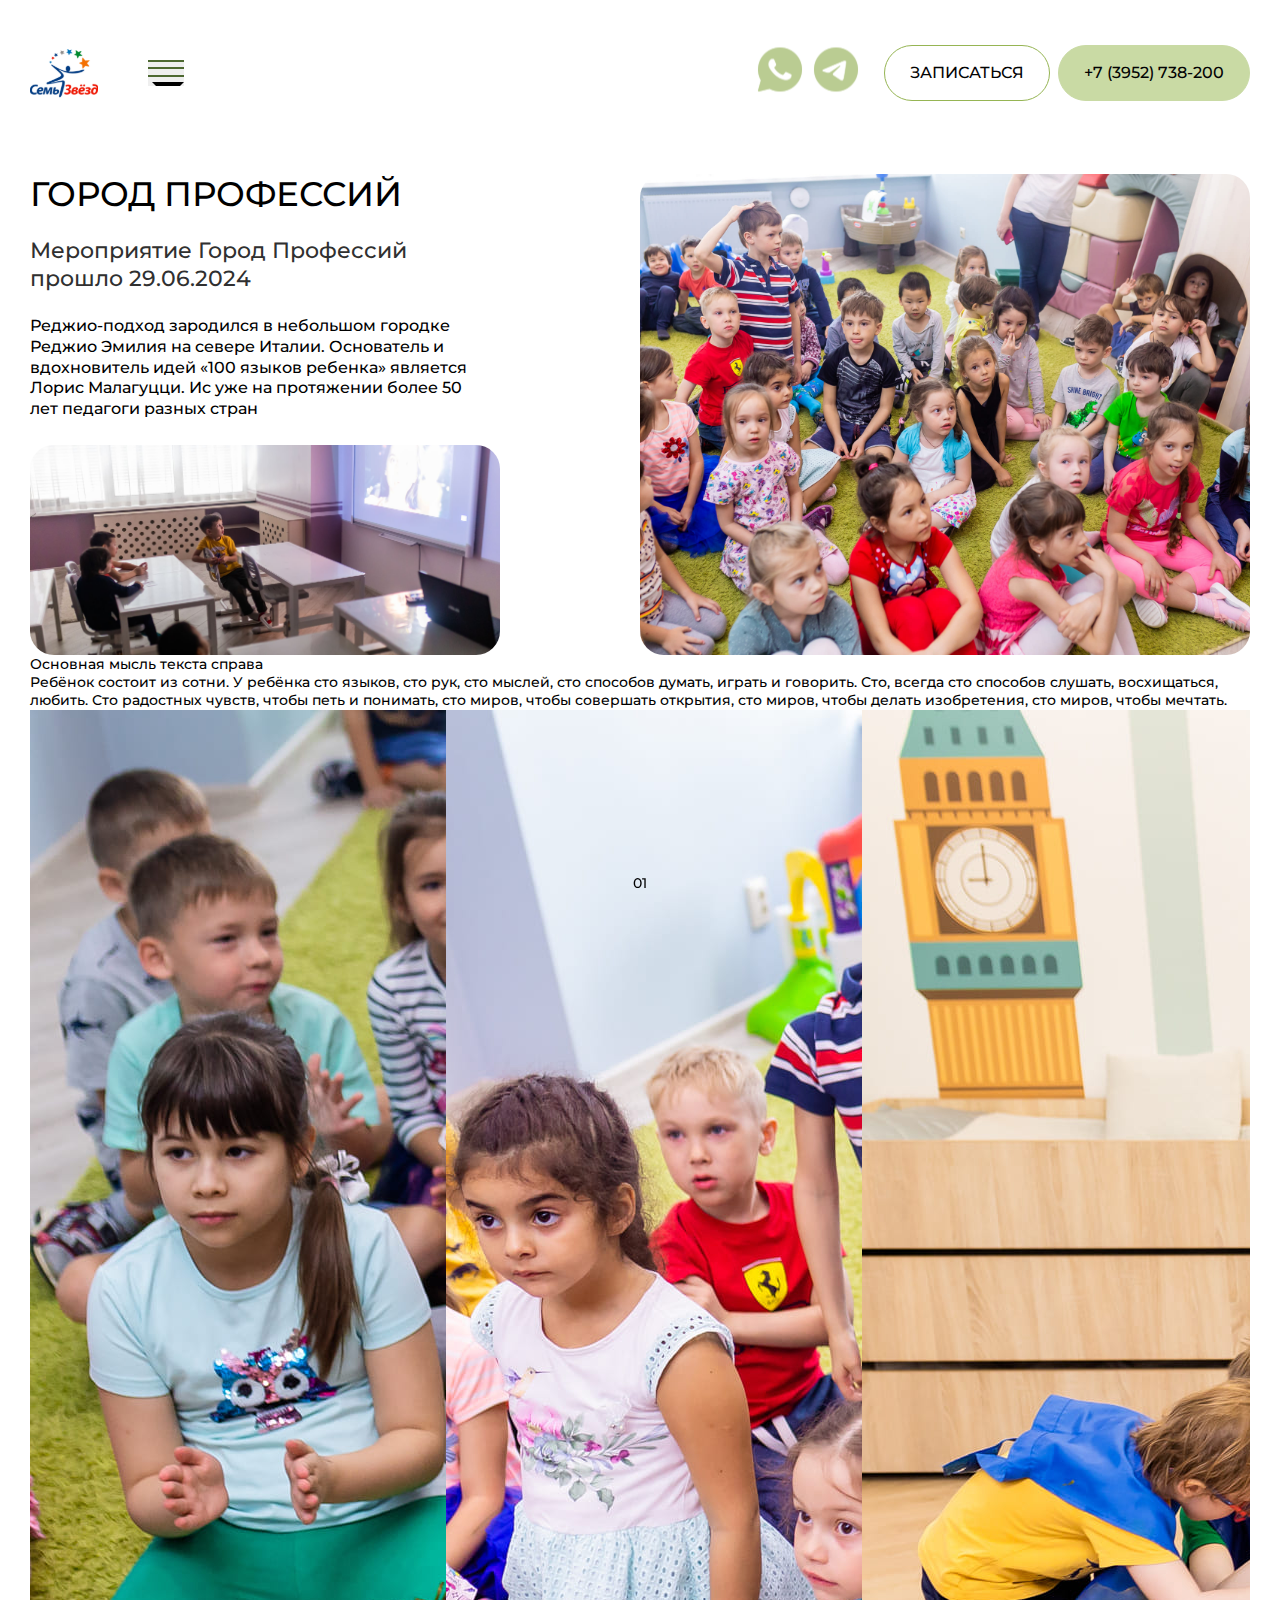
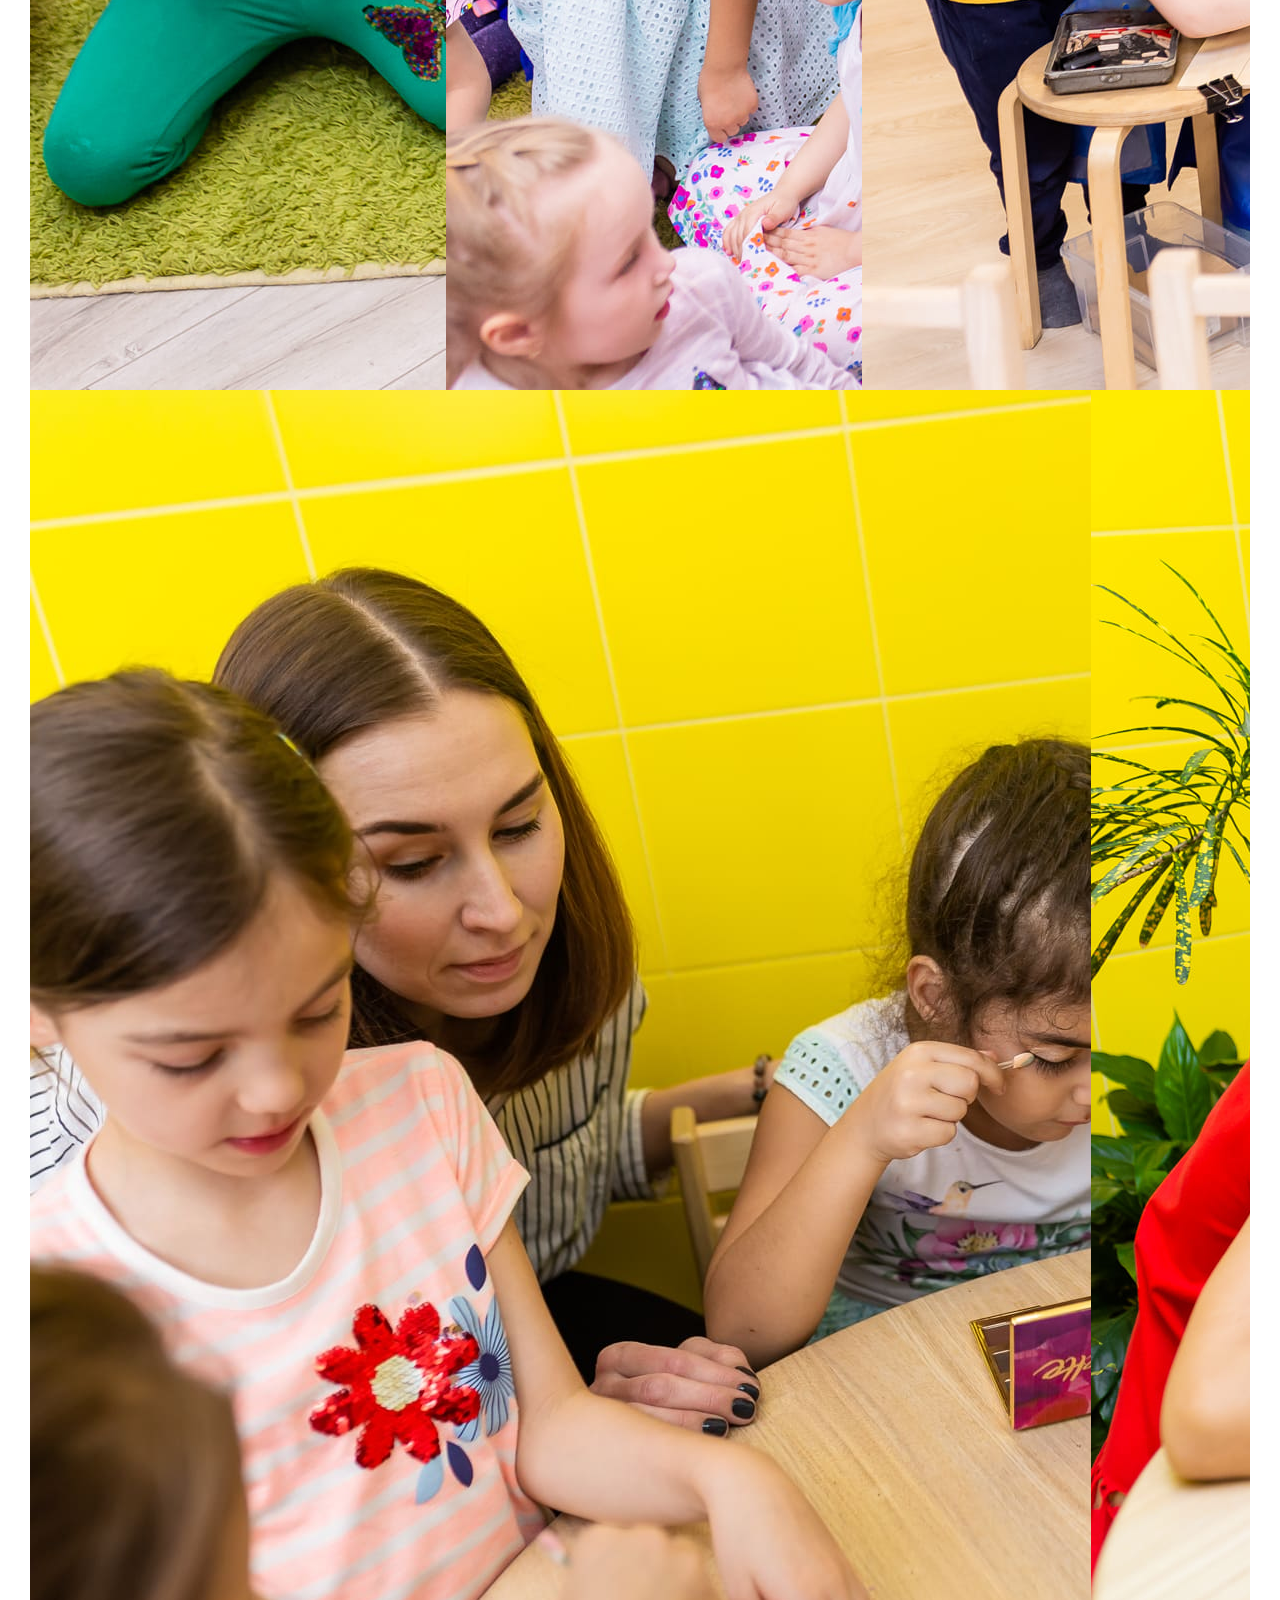
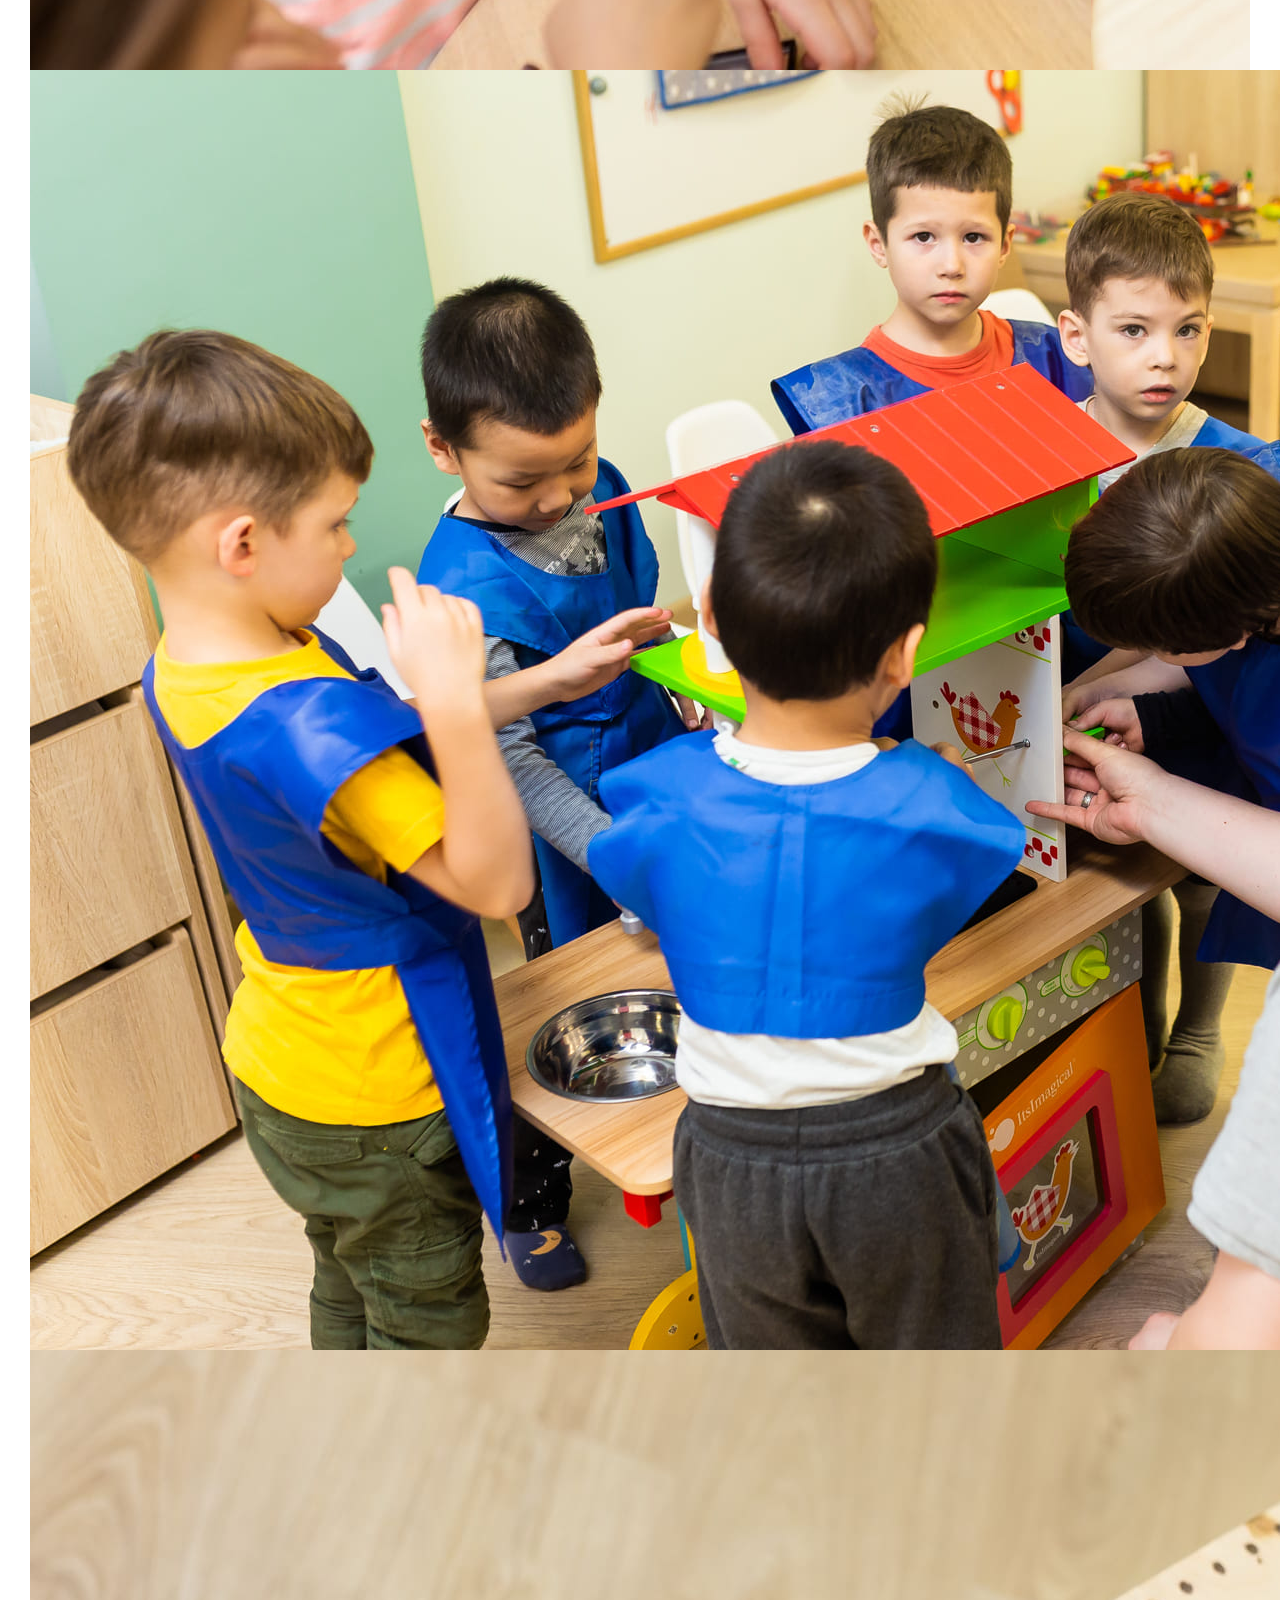
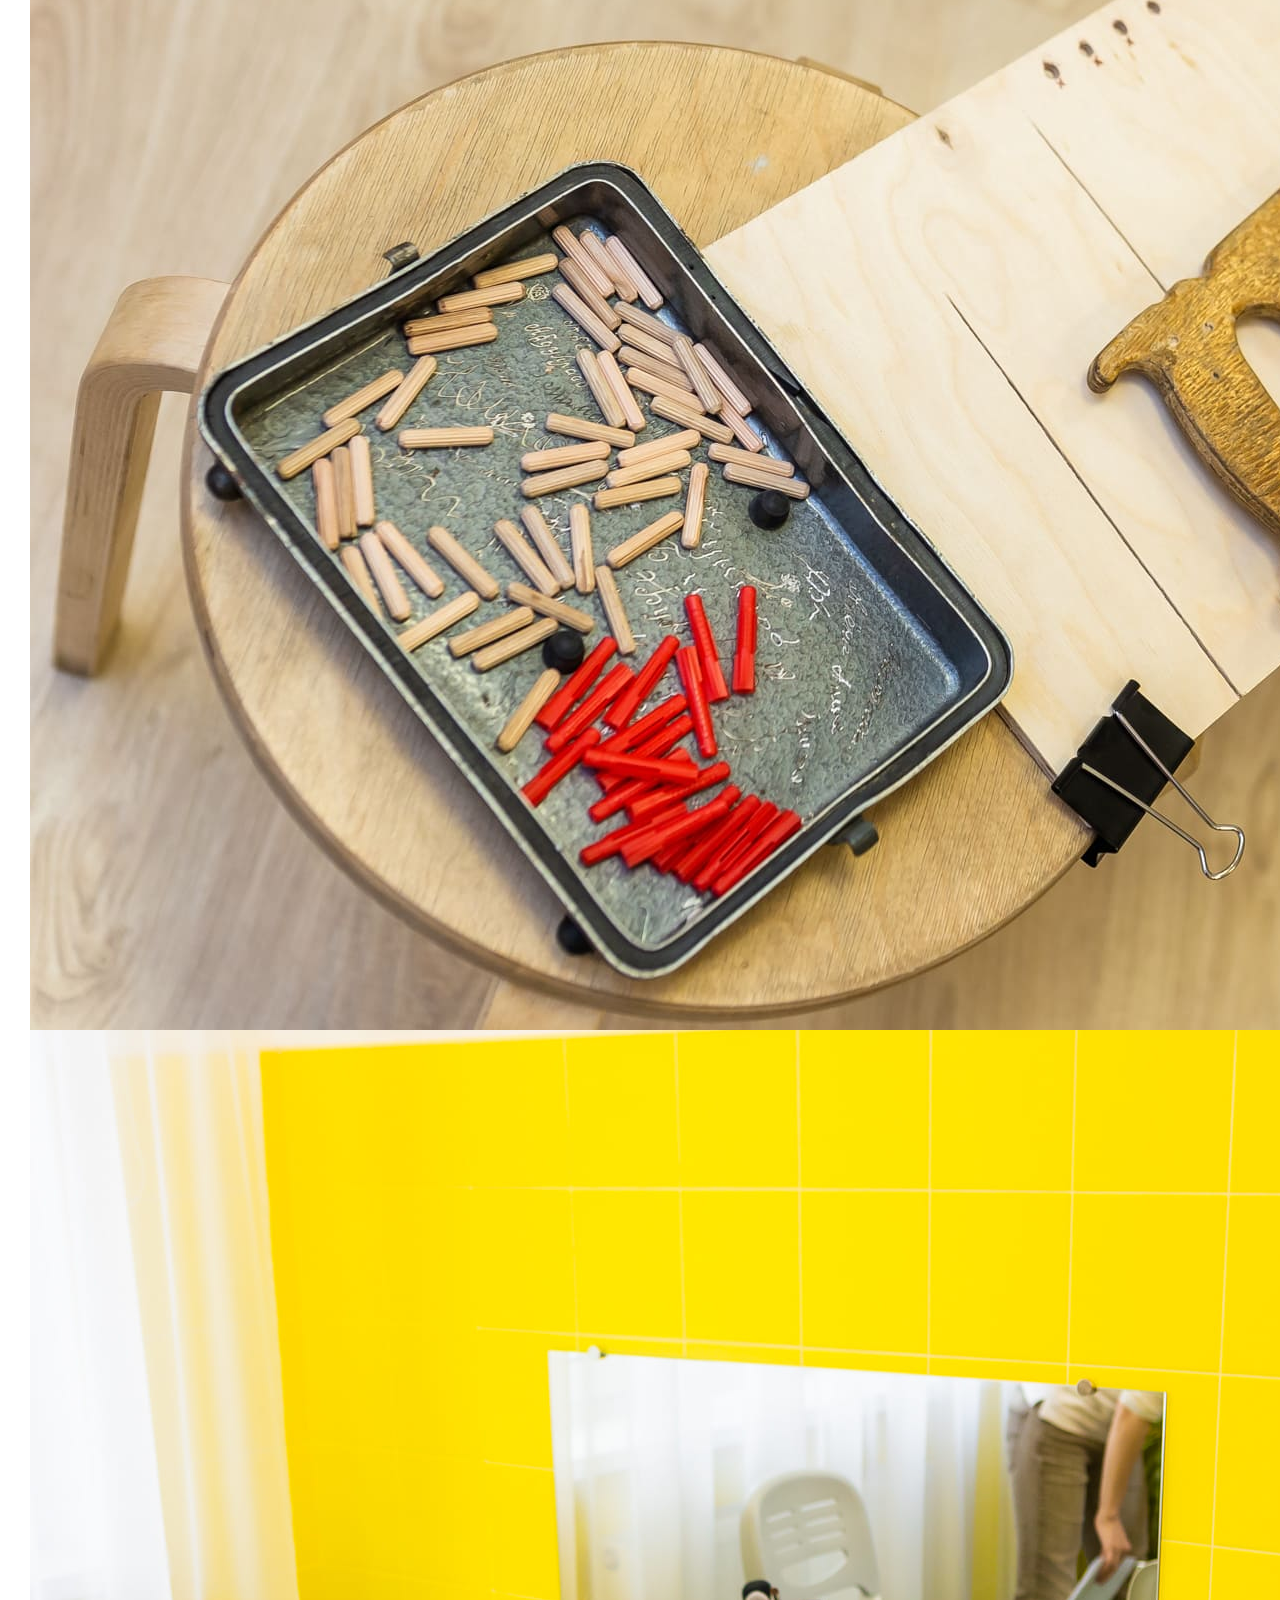
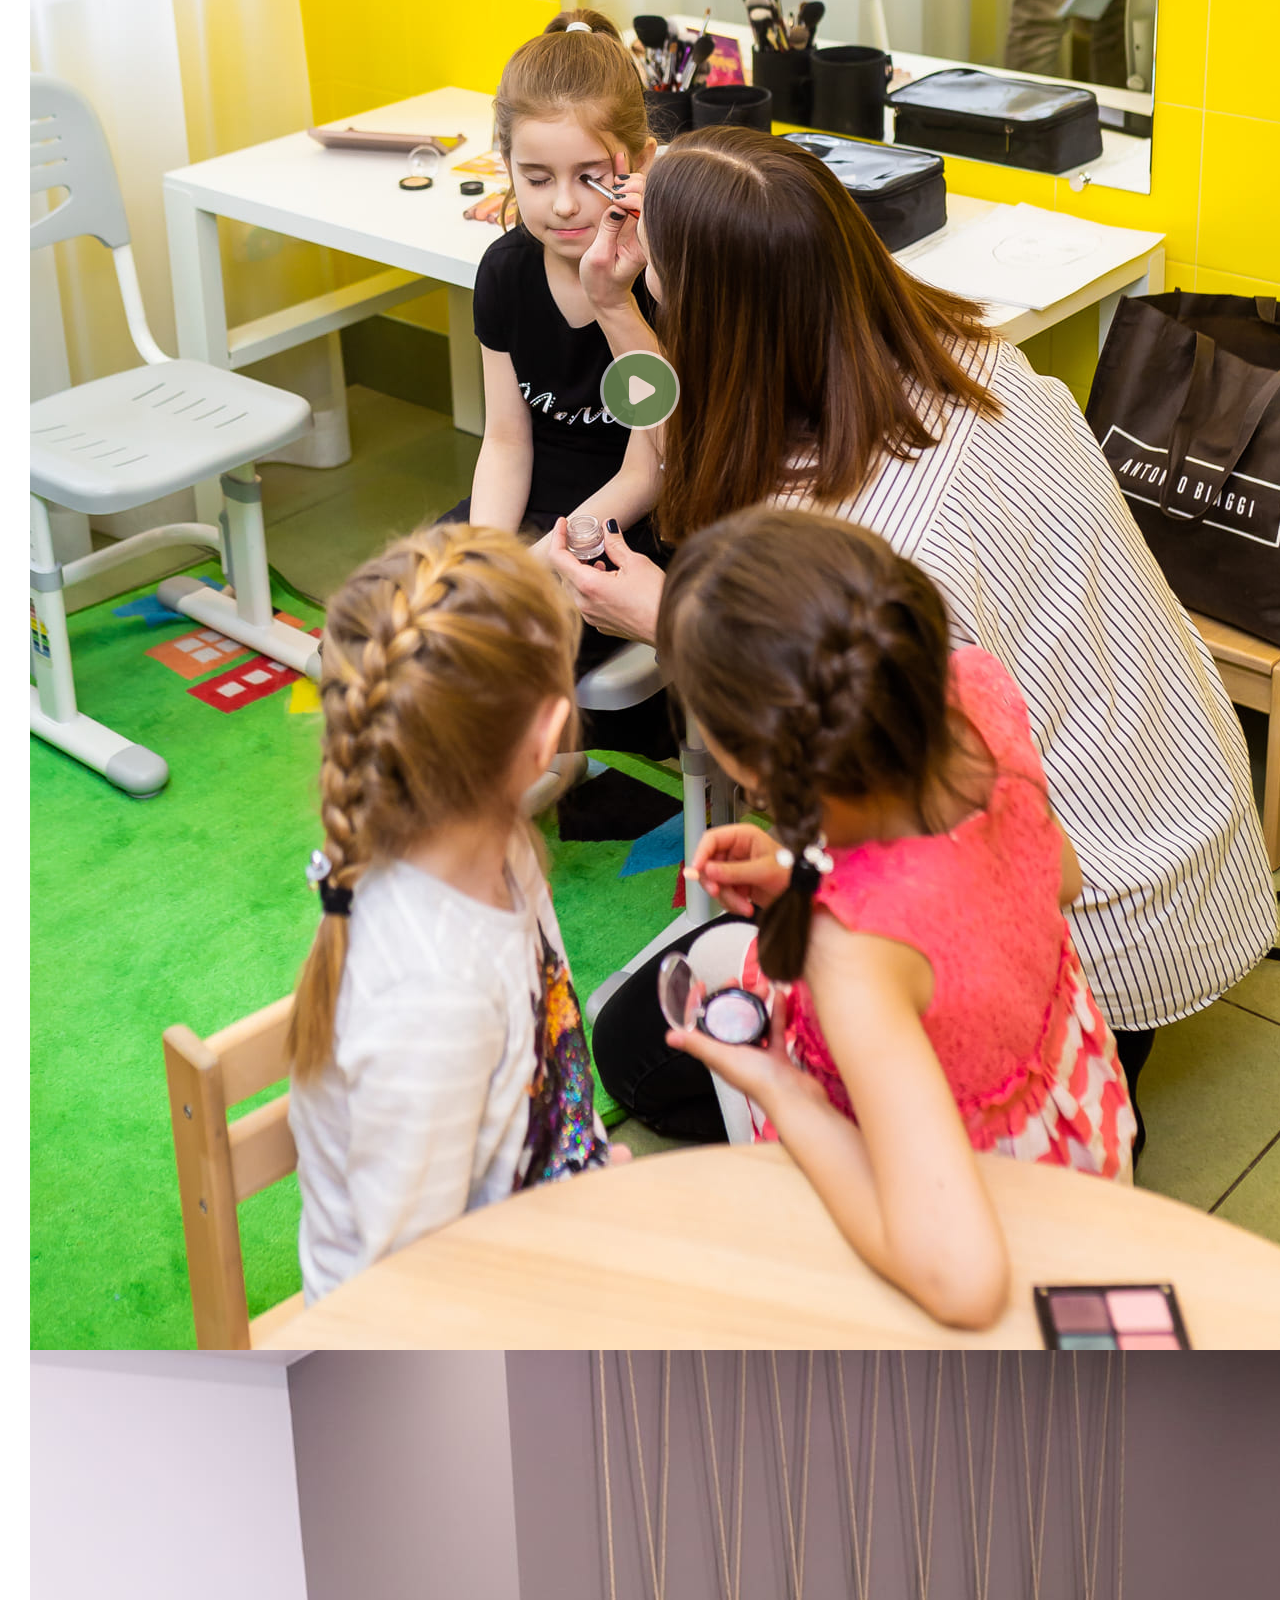
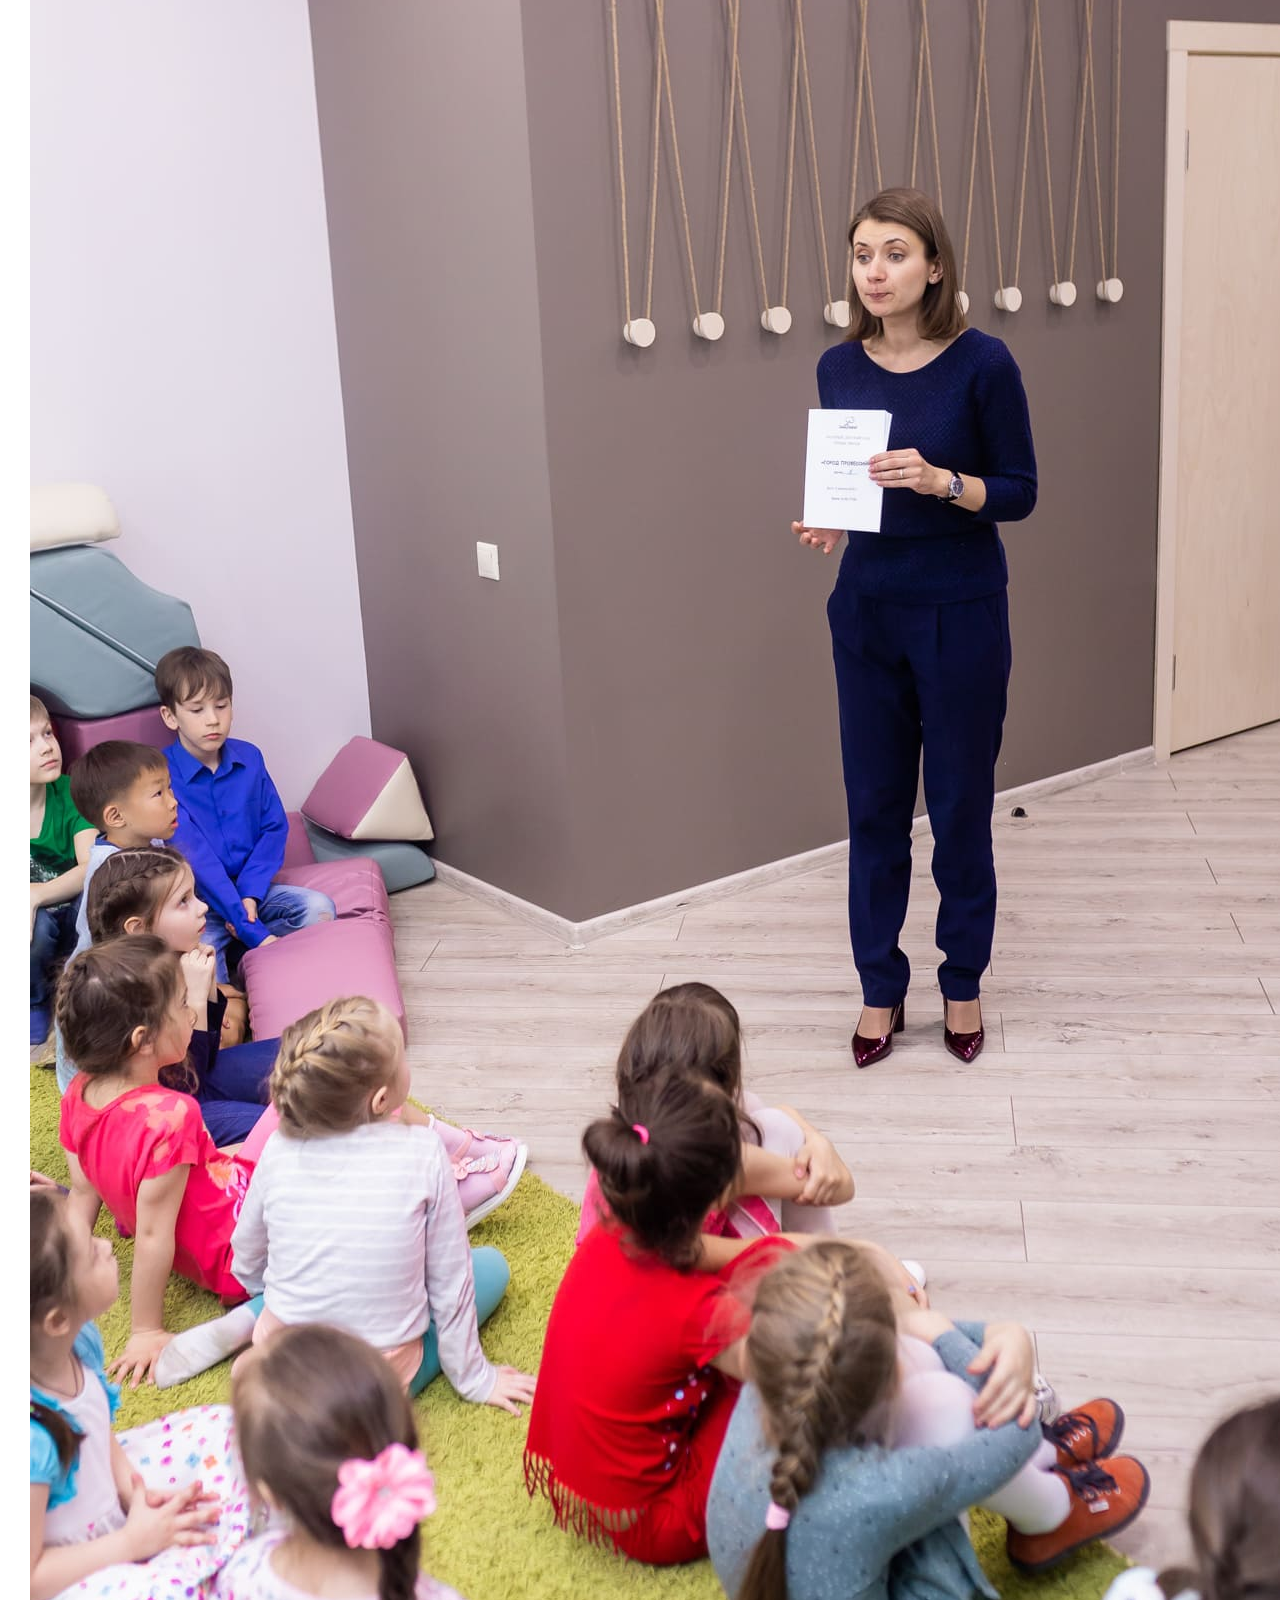
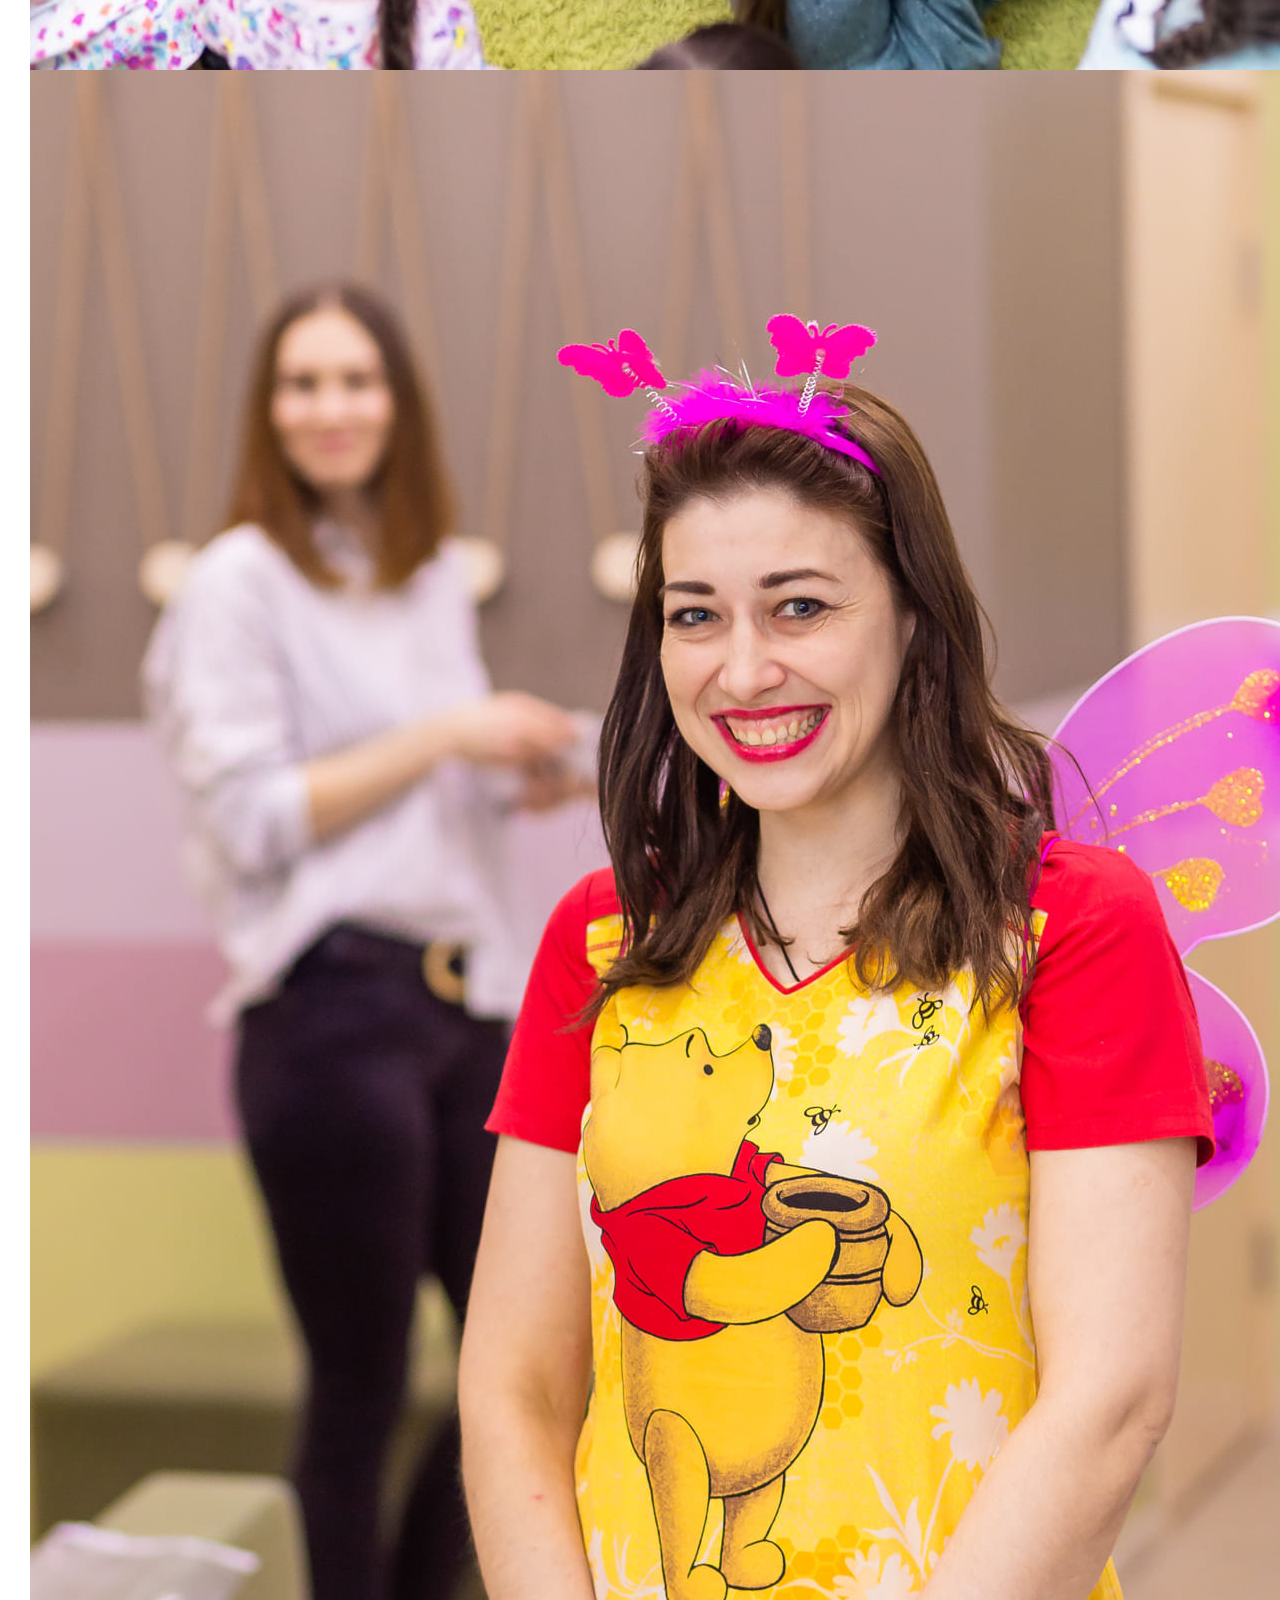
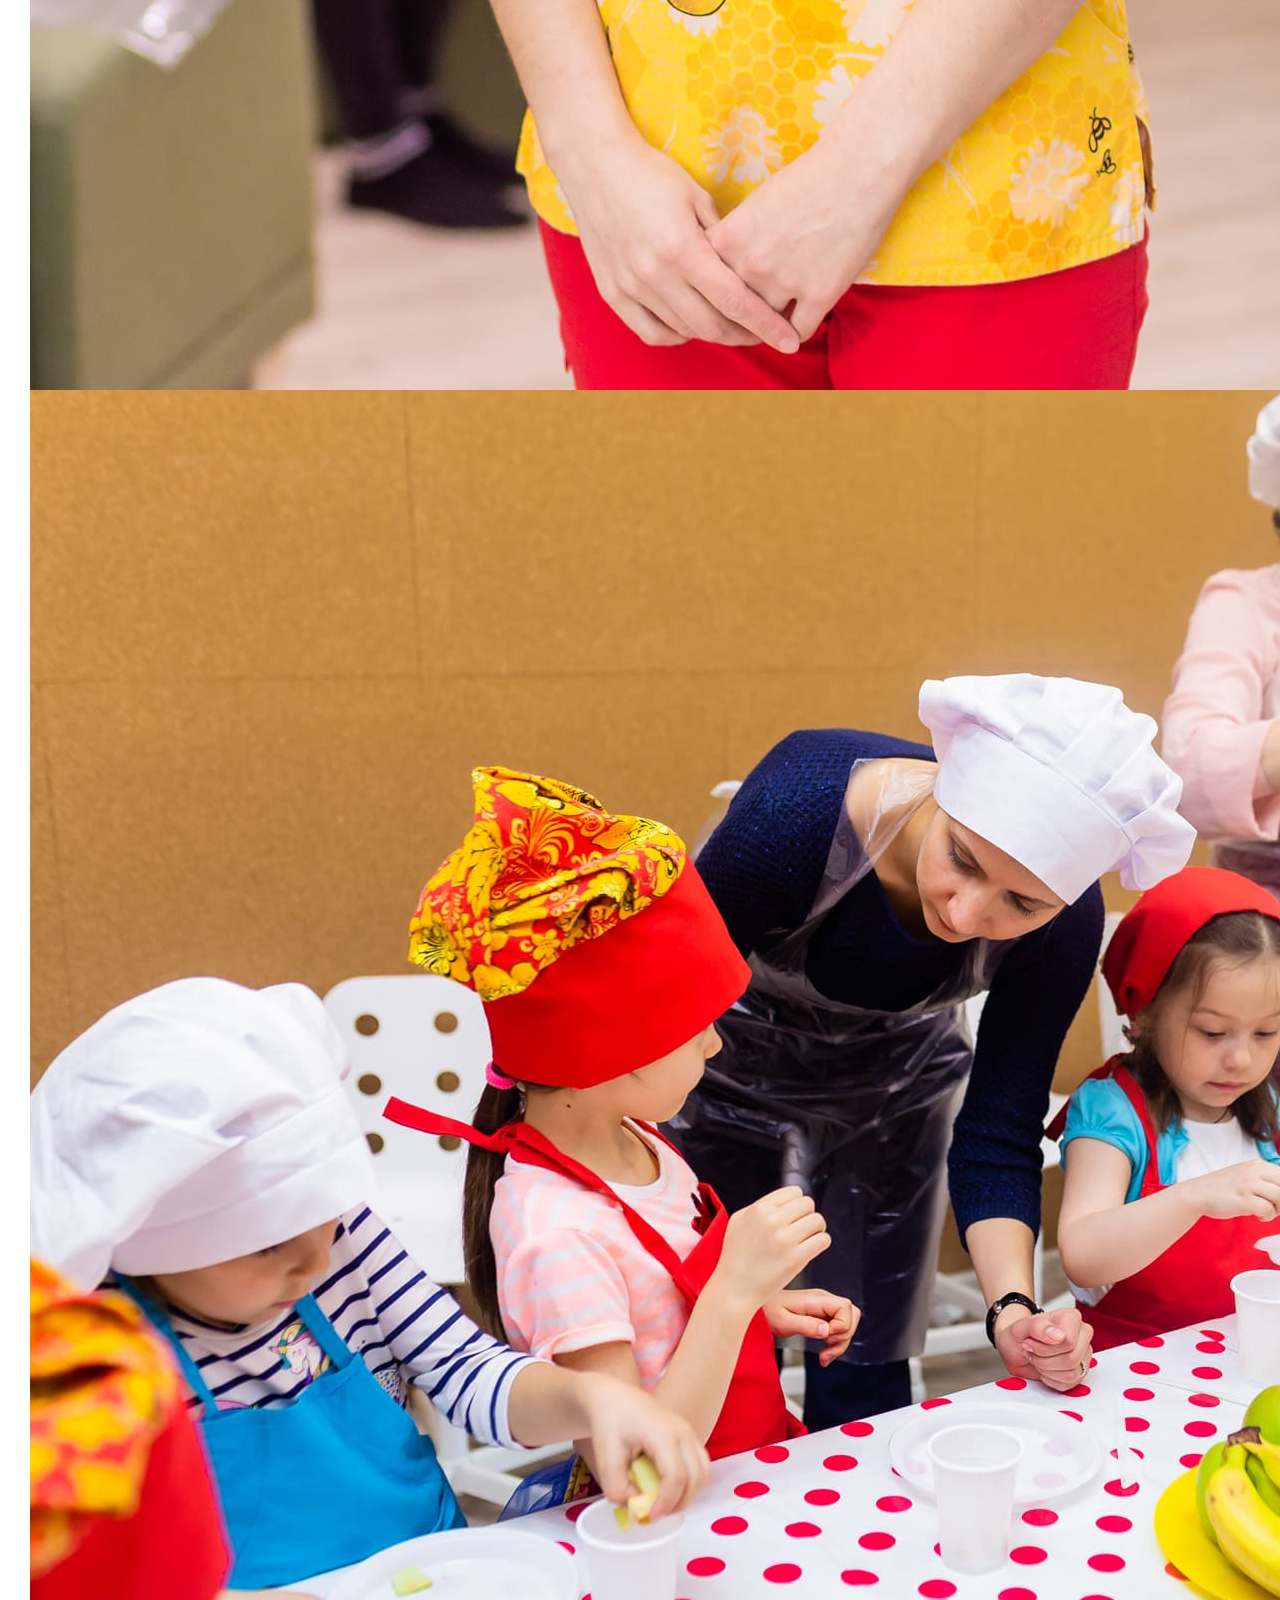
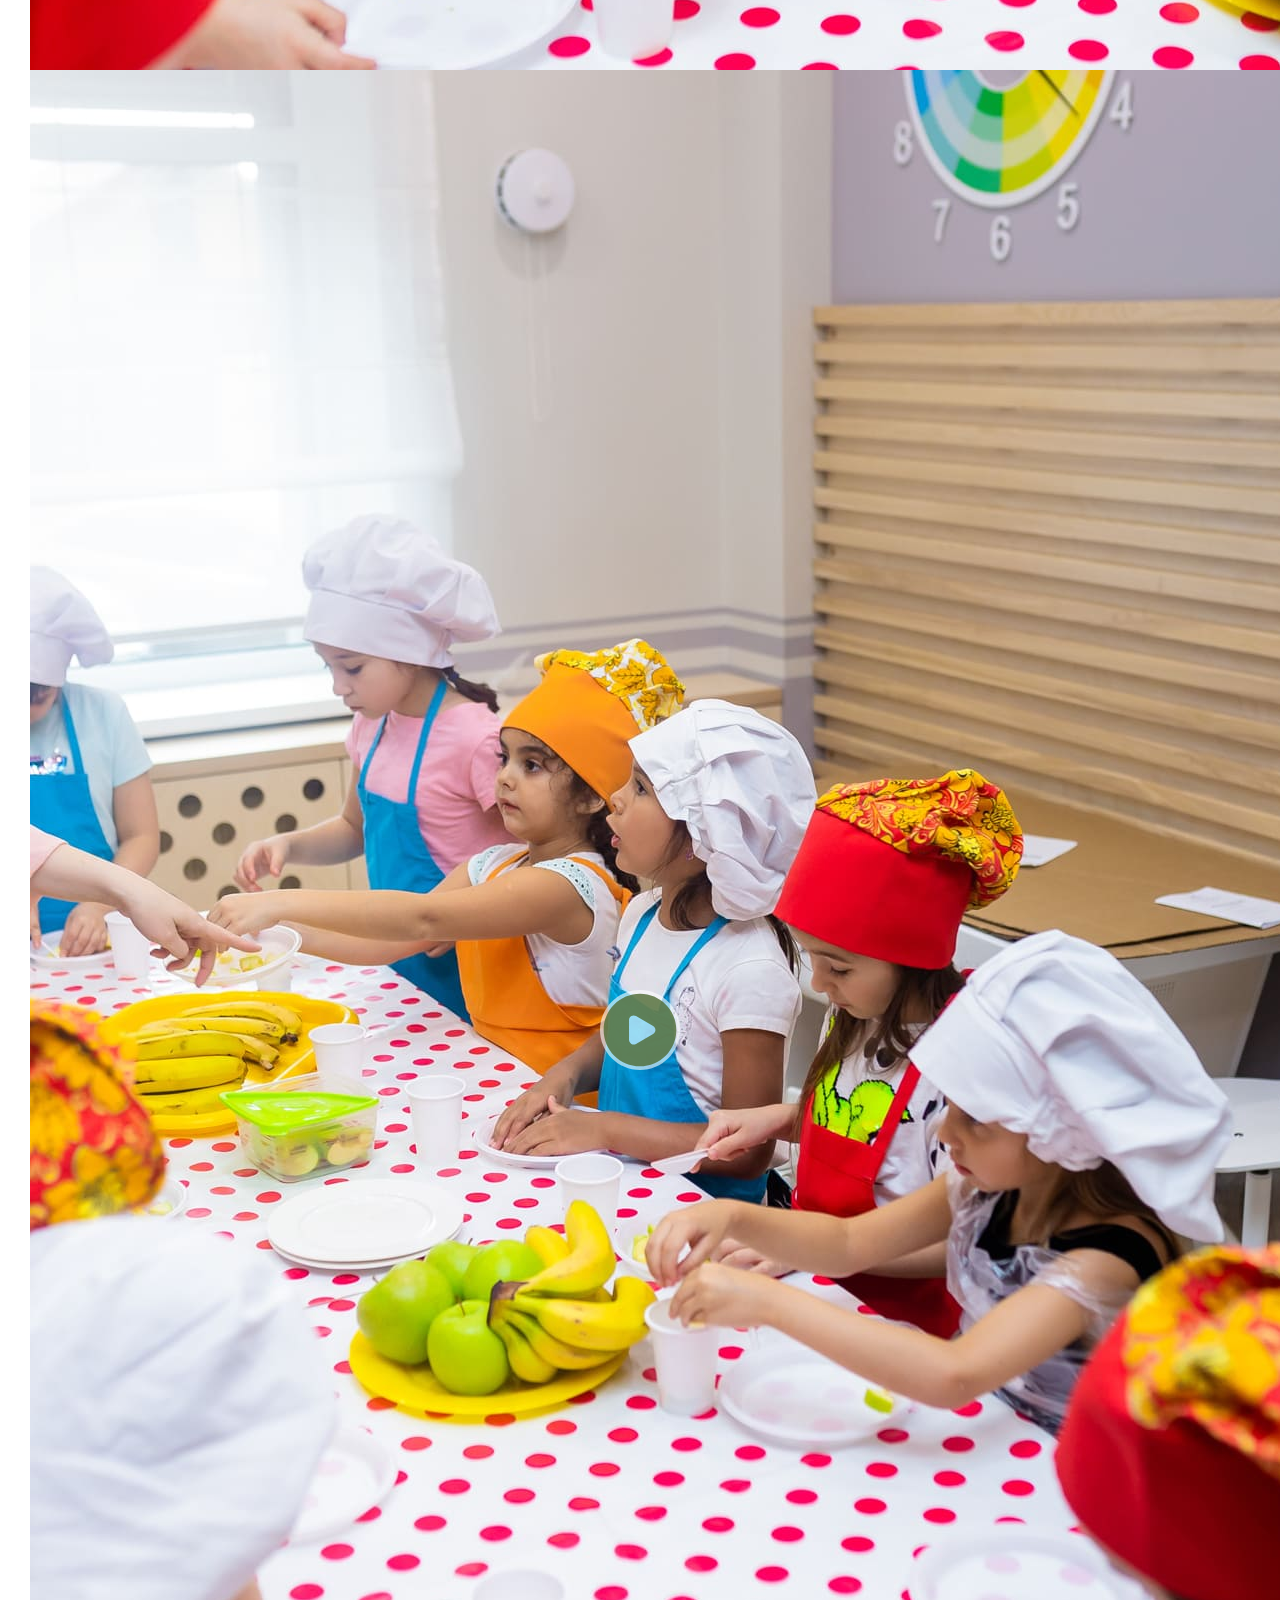
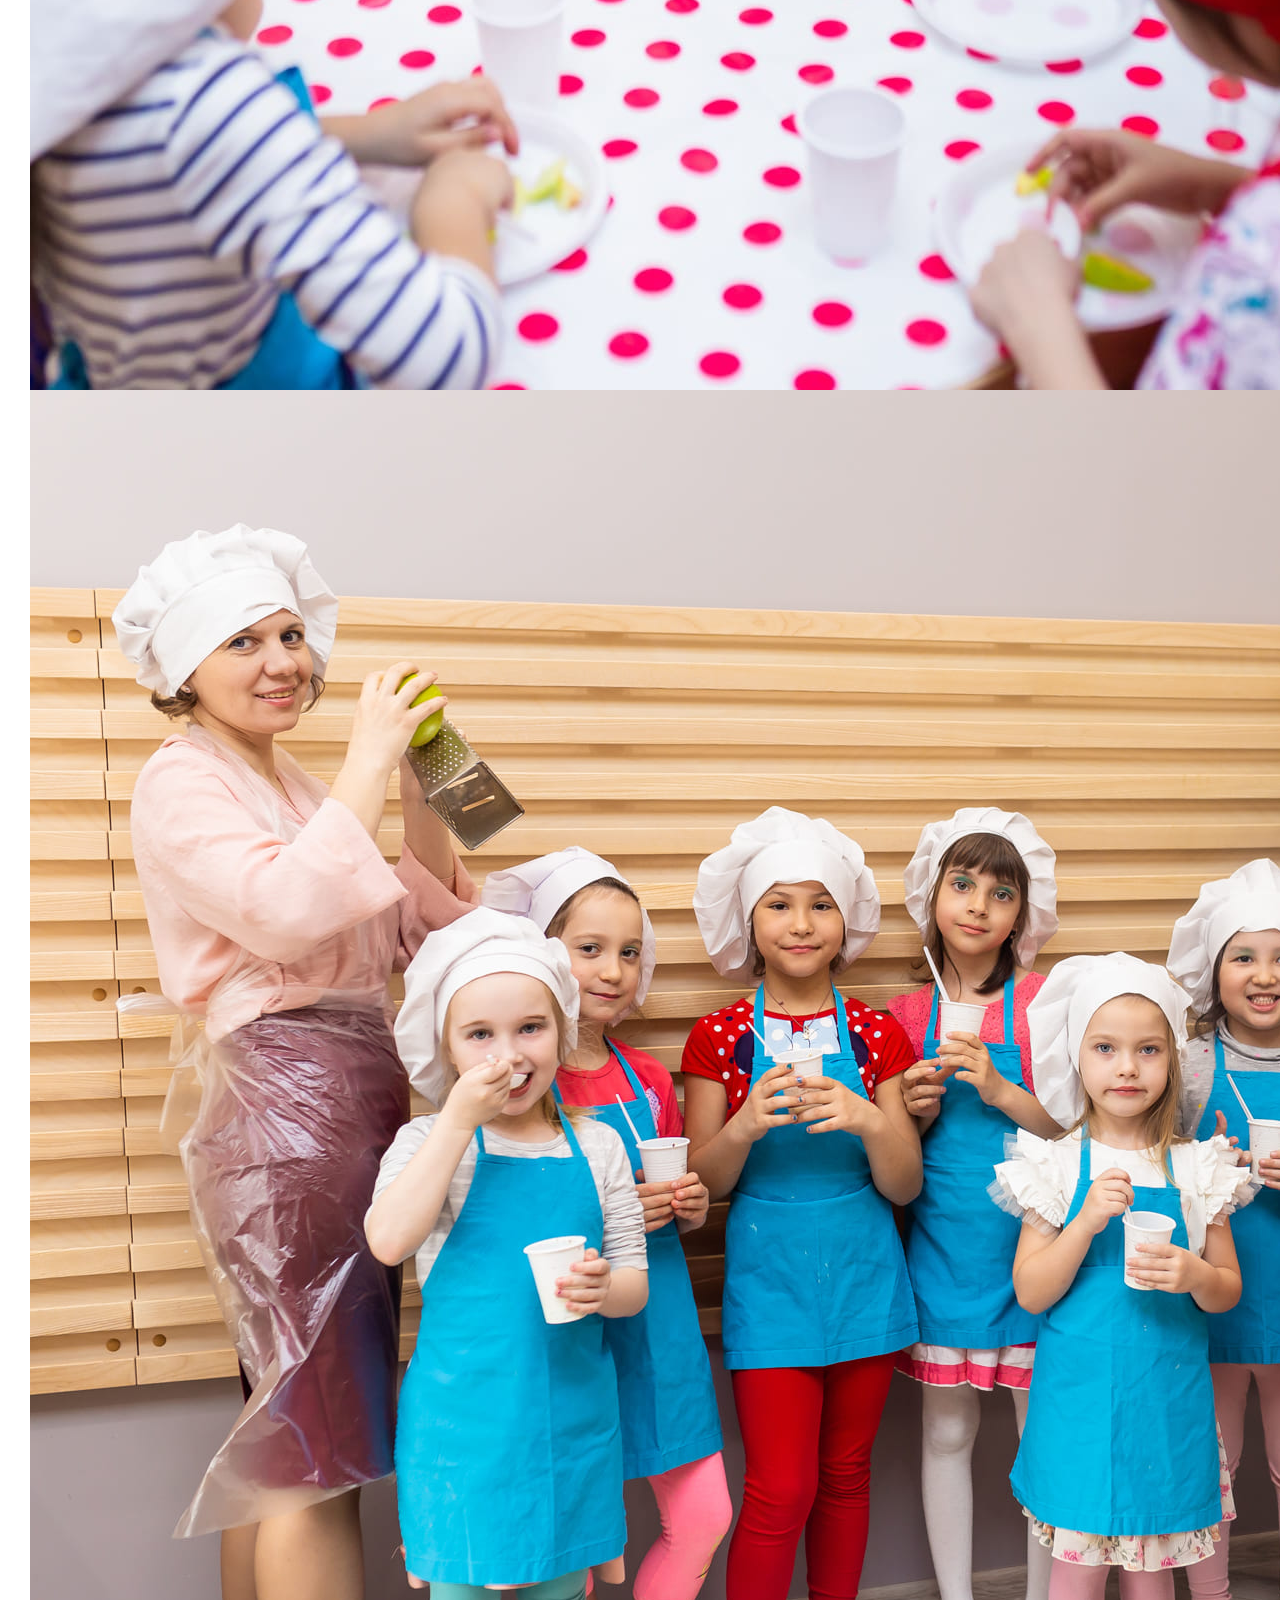
<file: pages/news-page.html>
<!DOCTYPE html>
<html lang="ru">

<head>
    <meta charset="UTF-8">
    <meta name="viewport" content="width=device-width, initial-scale=1.0">
    <title>7 звёзд</title>


    <!-- БИБЛИОТЕКИ -->
    <link rel="stylesheet" href="../assets/libs/swiper/swiper-bundle.min.css">
    <link rel="stylesheet" href="../assets/libs/bootstrap/bootstrap.min.css">
    <link rel="stylesheet" href="../assets/libs/fancybox/fancybox.css">
    <link rel="stylesheet" href="../assets/libs/tippy/scale.css">
    <link rel="stylesheet" href="../assets/libs/stories/zuck.css">
    <link rel="stylesheet" href="../assets/libs/stories/snapgram.css">


    <!-- СТИЛИ ОБЩИХ ЭЛЕМЕНТОВ -->
    <link rel="stylesheet" href="../styles/reset.css">
    <link rel="stylesheet" href="../styles/custom.css">

    <link rel="stylesheet" href="../styles/UI/button.css">
    <link rel="stylesheet" href="../styles/UI/input.css">
    <link rel="stylesheet" href="../styles/UI/checkbox.css">

    <link rel="stylesheet" href="../styles/components/form.css">
    <link rel="stylesheet" href="../styles/components/header.css">
    <link rel="stylesheet" href="../styles/components/footer.css">
    <link rel="stylesheet" href="../styles/components/feedback-block.css">
    <link rel="stylesheet" href="../styles/components/stories.css">
    <link rel="stylesheet" href="../styles/components/double-slider.css">
    <link rel="stylesheet" href="../styles/components/button-up.css">

    <!-- вот этот компонент не подключать лучше к главной странице -->
    <link rel="stylesheet" href="../styles/components/sections/hero-section.css">

    <link rel="stylesheet" href="../styles/components/sections/staff-section.css">
    <link rel="stylesheet" href="../styles/components/sections/branches-section.css">
    <link rel="stylesheet" href="../styles/components/sections/why-choose-us.css">
    <link rel="stylesheet" href="../styles/components/sections/reviews.css">
    <link rel="stylesheet" href="../styles/components/sections/feedback.css">
    <link rel="stylesheet" href="../styles/components/sections/contacts-section.css">
    <link rel="stylesheet" href="../styles/components/sections/inspiration-section.css">


    <!-- СТИЛИ СТРАНИЦЫ -->
    <link rel="stylesheet" href="../styles/pages/news-page.css">
</head>

<body>
    <div class="wrapper">
        <header class="header">
            <div class="my-container header__container">
                <div class="header__desktop">
                    <div class="header__left">
                        <a href="../index.html" class="header__logo-link"><img src="../assets/images/logo.svg" alt="logo"
                                class="header__logo-img"></a>
                        <div class="pre-mobile-menu header__pre-mobile-menu">
                            <div class="dropdown pre-mobile-menu__dropdown">
                                <button class="burger-button dropdown-toggle" data-bs-toggle="dropdown"
                                    data-bs-auto-close="outside">
                                    <span></span>
                                    <span></span>
                                    <span></span>
                                </button>
        
                                <ul class="dropdown-menu pre-mobile-menu__dropdown-menu" id="header-pre-mobile">
                                    <li><a class="dropdown-item pre-mobile-menu__dropdown-item" href="./about.html">О нас</a>
                                    </li>
        
                                    <!-- Детские сады -->
                                    <li class="dropend">
                                        <a href="#" class="dropdown-item dropdown-toggle pre-mobile-menu__dropdown-item"
                                            data-bs-toggle="dropdown" data-bs-auto-close="outside">
                                            Детские сады
                                        </a>
                                        <ul class="dropdown-menu header__dropdown-menu">
                                            <li class="header__dropdown-item-wrap"><a class="dropdown-item"
                                                    href="./kindergarten-page.html">ул.
                                                    Каландаришвили, 7</a></li>
                                            <li class="header__dropdown-item-wrap"><a class="dropdown-item"
                                                    href="./kindergarten-page.html">ул. Александра
                                                    Невского, 60</a></li>
                                            <li class="header__dropdown-item-wrap"><a class="dropdown-item"
                                                    href="./kindergarten-page.html">ул. Березовая,
                                                    8</a></li>
                                            <li class="header__dropdown-item-wrap"><a class="dropdown-item"
                                                    href="./kindergarten-page.html">ул. Декабрьских
                                                    событий, 102</a></li>
                                            <li class="header__dropdown-item-wrap"><a class="dropdown-item"
                                                    href="./kindergarten-page.html">ул. Алмазная,
                                                    5</a></li>
                                            <li class="header__dropdown-item-wrap"><a class="dropdown-item"
                                                    href="./kindergarten-page.html">Центр
                                                    развития</a></li>
                                        </ul>
                                    </li>
        
                                    <!-- Центр развития -->
                                    <li class="dropend">
                                        <a href="#" class="dropdown-item dropdown-toggle pre-mobile-menu__dropdown-item"
                                            data-bs-toggle="dropdown" data-bs-auto-close="outside">
                                            Центр развития
                                        </a>
                                        <ul class="dropdown-menu header__dropdown-menu">
                                            <li class="header__dropdown-item-wrap"><a class="dropdown-item"
                                                    href="./development-center.html">О Центре</a>
                                            </li>
                                            <li class="header__dropdown-item-wrap"><a class="dropdown-item"
                                                    href="./early-development-school.html">Развивающие занятия</a></li>
                                            <li class="header__dropdown-item-wrap"><a class="dropdown-item"
                                                    href="./painting-education.html">Живопись</a>
                                            </li>
                                            <li class="header__dropdown-item-wrap"><a class="dropdown-item" href="./summer-holidays.html">Летние
                                                    каникулы</a></li>
                                        </ul>
                                    </li>
        
                                    <li><a class="dropdown-item pre-mobile-menu__dropdown-item" href="./news.html">Новости</a>
                                    </li>
                                    <li><a class="dropdown-item pre-mobile-menu__dropdown-item" href="./blog.html">Блог</a></li>
                                    <li><a class="dropdown-item pre-mobile-menu__dropdown-item" href="#">Сведения...</a></li>
                                </ul>
                            </div>
                        </div>
                    </div>
                    <nav class="header__menu">
                        <ul class="header__menu-list">
                            <li class="header__menu-item"><a href="./about.html" class="header__menu-link">О нас</a>
                            </li>
                            <li class="header__menu-item dropdown header__dropdown">
                                <a href="#" class="header__menu-link dropdown-toggle" data-bs-toggle="dropdown"
                                    aria-expanded="false">Детские сады</a>
                                <ul class="dropdown-menu header__dropdown-menu">
                                    <li class="header__dropdown-item-wrap"><a class="dropdown-item"
                                            href="./kindergarten-page.html">ул. Каландаришвили, 7</a></li>
                                    <li class="header__dropdown-item-wrap"><a class="dropdown-item"
                                            href="./kindergarten-page.html">ул. Александра Невского, 60</a></li>
                                    <li class="header__dropdown-item-wrap"><a class="dropdown-item"
                                            href="./kindergarten-page.html">ул. Березовая, 8 (Солнечный)</a></li>
                                    <li class="header__dropdown-item-wrap"><a class="dropdown-item"
                                            href="./kindergarten-page.html">ул. Декабрьских событий, 102</a></li>
                                    <li class="header__dropdown-item-wrap"><a class="dropdown-item"
                                            href="./kindergarten-page.html">ул. Алмазная, 5 (Первомайский)</a></li>
                                    <li class="header__dropdown-item-wrap"><a class="dropdown-item"
                                            href="./kindergarten-page.html">Центр развития</a></li>
                                </ul>
                            </li>
                            <li class="header__menu-item dropdown header__dropdown">
                                <a href="#" class="header__menu-link dropdown-toggle" data-bs-toggle="dropdown"
                                    aria-expanded="false">Центр
                                    развития</a>
                                <ul class="dropdown-menu header__dropdown-menu">
                                    <li class="header__dropdown-item-wrap"><a class="dropdown-item"
                                            href="./development-center.html">О Центре развития</a></li>
                                    <li class="header__dropdown-item-wrap"><a class="dropdown-item"
                                            href="./early-development-school.html">Развивающие занятия</a></li>
                                    <li class="header__dropdown-item-wrap"><a class="dropdown-item"
                                            href="./painting-education.html">Живопись</a></li>
                                    <li class="header__dropdown-item-wrap"><a class="dropdown-item" href="./summer-holidays.html">Летние
                                            каникулы</a></li>
                                </ul>
                            </li>
                            <li class="header__menu-item"><a href="./news.html" class="header__menu-link">Новости</a>
                            </li>
                            <li class="header__menu-item"><a href="./blog.html" class="header__menu-link">Блог</a></li>
                            <li class="header__menu-item"><a href="#" class="header__menu-link">Сведения...</a></li>
                        </ul>
                    </nav>
                    <div class="header__contacts">
                        <div class="header__smp">
                            <a href="#" class="header__smp-link">
                                <img src="../assets/images/social-media-icons/WA.svg" alt="Tg-icon" class="header__smp-img">
                            </a>
                            <a href="#" class="header__smp-link">
                                <img src="../assets/images/social-media-icons/tg.svg" alt="WA-icon" class="header__smp-img">
                            </a>
                        </div>
                        <div class="header__buttons">
                            <button class="my-button my-button_noColor my-button_borderOval header__button">ЗАПИСАТЬСЯ</button>
                            <a href="tel:+73952738200"
                                class="my-button my-button_lightGreen my-button_borderOval header__link-phone">+7
                                (3952) 738-200</a>
                        </div>
                    </div>
                </div>
                <div class="header__mobile --no-sectionsLinks">
                    <div class="header__mobile-top">
                        <a href="../index.html" class="header__logo-link"><img src="../assets/images/logo.svg" alt="logo"
                                class="header__logo-img"></a>
                        <div class="header__buttons">
                            <a href="tel:+73952738200"
                                class="my-button my-button_lightGreen my-button_borderOval header__link-phone">+7 (3952)
                                738-200</a>
                        </div>
                        <div class="mobile-menu header__mobile-menu">
                            <button class="burger-button mobile-menu__burger-button" data-toggle="#header-mobile-navbar">
                                <span></span>
                                <span></span>
                                <span></span>
                            </button>
                            <div class="mobile-menu__content" id="header-mobile-navbar">
                                <div class="mobile-menu__content-inner">
                                    <ul class="mobile-menu__links">
                                        <li class="mobile-menu__link-item"><a href="./about.html" class="mobile-menu__link">О
                                                нас</a></li>
                                        <li class="mobile-menu__link-item dropdown header__dropdown">
                                            <a href="#" class="mobile-menu__link dropdown-toggle" data-bs-toggle="dropdown"
                                                aria-expanded="false">Детские сады</a>
                                            <ul class="dropdown-menu header__dropdown-menu">
                                                <li class="header__dropdown-item-wrap"><a class="dropdown-item"
                                                        href="./kindergarten-page.html">ул. Каландаришвили, 7</a></li>
                                                <li class="header__dropdown-item-wrap"><a class="dropdown-item"
                                                        href="./kindergarten-page.html">ул. Александра Невского, 60</a></li>
                                                <li class="header__dropdown-item-wrap"><a class="dropdown-item"
                                                        href="./kindergarten-page.html">ул. Березовая, 8 (Солнечный)</a></li>
                                                <li class="header__dropdown-item-wrap"><a class="dropdown-item"
                                                        href="./kindergarten-page.html">ул. Декабрьских событий, 102</a></li>
                                                <li class="header__dropdown-item-wrap"><a class="dropdown-item"
                                                        href="./kindergarten-page.html">ул. Алмазная, 5 (Первомайский)</a></li>
                                                <li class="header__dropdown-item-wrap"><a class="dropdown-item"
                                                        href="./kindergarten-page.html">Центр развития</a></li>
                                            </ul>
                                        </li>
                                        <li class="mobile-menu__link-item dropdown header__dropdown">
                                            <a href="#" class="mobile-menu__link dropdown-toggle" data-bs-toggle="dropdown"
                                                aria-expanded="false">Центр
                                                развития</a>
                                            <ul class="dropdown-menu header__dropdown-menu">
                                                <li class="header__dropdown-item-wrap"><a class="dropdown-item"
                                                        href="./development-center.html">О Центре развития</a></li>
                                                <li class="header__dropdown-item-wrap"><a class="dropdown-item"
                                                        href="./early-development-school.html">Развивающие занятия</a></li>
                                                <li class="header__dropdown-item-wrap"><a class="dropdown-item"
                                                        href="./painting-education.html">Живопись</a></li>
                                                <li class="header__dropdown-item-wrap"><a class="dropdown-item" href="./summer-holidays.html">Летние
                                                        каникулы</a></li>
                                            </ul>
                                        </li>
                                        <li class="mobile-menu__link-item"><a href="./news.html"
                                                class="mobile-menu__link">Новости</a></li>
                                        <li class="mobile-menu__link-item"><a href="./blog.html"
                                                class="mobile-menu__link">Блог</a>
                                        </li>
                                        <li class="mobile-menu__link-item"><a href="#" class="mobile-menu__link">Сведения...</a>
                                        </li>
                                    </ul>
                                    <div class="mobile-menu__buttons">
                                        <a href="tel:+73952738200"
                                            class="my-button my-button_lightGreen my-button_borderOval header__mobile-link-phone">+7
                                            (3952) 738-200</a>
                                        <button
                                            class="my-button my-button_noColor my-button_borderOval header__mobile-button">ЗАПИСАТЬСЯ</button>
                                    </div>
                                    <div class="mobile-menu__contacts">
                                        <a href="#" class="mobile-menu__contact-link">Telegram</a>
                                        <a href="#" class="mobile-menu__contact-link">WhatsApp</a>
                                    </div>
                                </div>
                            </div>
                        </div>
                    </div>
                    <div class="header__mobile-section-links">
                        <div class="header__links-slider">
                            <div class="swiper header__links-swiper">
                                <div class="swiper-wrapper header__links-swiper-wrapper">
                                    <div class="swiper-slide header__links-swiper-slide">
                                        <a href="#"
                                            class="my-button my-button_noColor my-button_borderOval header__link-slide">Наши
                                            филиалы</a>
                                    </div>
                                    <div class="swiper-slide header__links-swiper-slide">
                                        <a href="#inspiration"
                                            class="my-button my-button_noColor my-button_borderOval header__link-slide">Реджио</a>
                                    </div>
                                    <div class="swiper-slide header__links-swiper-slide">
                                        <a href="#"
                                            class="my-button my-button_noColor my-button_borderOval header__link-slide">Проектная
                                            деятельность</a>
                                    </div>
                                    <div class="swiper-slide header__links-swiper-slide">
                                        <a href="#"
                                            class="my-button my-button_noColor my-button_borderOval header__link-slide">Наши
                                            филиалы</a>
                                    </div>
                                    <div class="swiper-slide header__links-swiper-slide">
                                        <a href="#"
                                            class="my-button my-button_noColor my-button_borderOval header__link-slide">Наши
                                            филиалы</a>
                                    </div>
                                </div>
                            </div>
                        </div>
                    </div>
                </div>
            </div>
        </header>

        <div class="my-overlay" id="burger-menu-overlay"></div>

        <!-- ЭТО ТОЖЕ ДОЛЖНО БЫТЬ В LAYOUT -->
        <a href="#topBlock" class="button-up">
            <span class="button-up__img">
                <svg width="52" height="52" viewBox="0 0 52 52" fill="none" xmlns="http://www.w3.org/2000/svg">
                    <g clip-path="url(#clip0_18852_13195)">
                        <circle cx="26" cy="26" r="25.5" transform="matrix(-1 0 0 1 52 0)" fill="white"
                            stroke="#4E6932" />
                        <path d="M36 31L27.7677 21.8137C26.7955 20.7288 25.2046 20.7288 24.2323 21.8137L16 31"
                            stroke="#4E6932" stroke-miterlimit="10" stroke-linecap="round" stroke-linejoin="round" />
                    </g>
                    <defs>
                        <clipPath id="clip0_18852_13195">
                            <rect width="52" height="52" fill="white" transform="matrix(-1 0 0 1 52 0)" />
                        </clipPath>
                    </defs>
                </svg>
            </span>
        </a>

        <main class="main">
            <!-- СТИЛИ ВЫНЕС ОТДЕЛЬНО -->
            <section class="hero-section main__hero-section --no-location" id="topBlock">
                <div class="my-container hero-section__container">
                    <div class="hero-section__body">
                        <div class="hero-section__body-texts">
                            <div class="hero-section__title">ГОРОД ПРОФЕССИЙ
                                <div class="hero-section__location">
                                    <div class="hero-section__location-img">
                                        <svg width="24" height="24" viewBox="0 0 24 24" fill="none"
                                            xmlns="http://www.w3.org/2000/svg">
                                            <path
                                                d="M12 2C7.582 2 4 5.35813 4 9.5C4 11.1309 4.57033 12.6275 5.51833 13.8531C5.53533 13.8825 5.538 13.9153 5.55733 13.9434L10.8907 21.4434C11.138 21.7913 11.5547 22 12 22C12.4453 22 12.862 21.7913 13.1093 21.4434L18.4427 13.9434C18.4623 13.9153 18.4647 13.8825 18.4817 13.8531C19.4297 12.6275 20 11.1309 20 9.5C20 5.35813 16.418 2 12 2ZM12 12C10.5273 12 9.33333 10.8806 9.33333 9.5C9.33333 8.11937 10.5273 7 12 7C13.4727 7 14.6667 8.11937 14.6667 9.5C14.6667 10.8806 13.4727 12 12 12Z"
                                                fill="black" />
                                        </svg>
                                    </div> <span class="hero-section__location-text"> В Иркутске</span>
                                </div>
                            </div>
                            <div class="hero-section__pre-title">Мероприятие Город Профессий прошло&nbsp;29.06.2024</div>
                            <div class="hero-section__text">Реджио-подход зародился в небольшом городке Реджио Эмилия на севере Италии. Основатель и вдохновитель идей «100 языков ребенка» является Лорис Малагуцци. Ис&nbsp;уже на протяжении более 50 лет педагоги разных стран</div>
                        </div>
                        <div class="hero-section__desc-img-wrap">
                            <img src="../assets/images/pages/news-page/hero-section/image-2.jpg" alt="" class="hero-section__desc-img">
                        </div>
                    </div>
                    <div class="hero-section__right-content">
                        <div class="hero-section__title">Детский сад «Семь&nbsp;Звёзд» <br>
                            <span>в&nbsp;солнечном</span>
                            <div class="hero-section__location">
                                <div class="hero-section__location-img">
                                    <svg width="24" height="24" viewBox="0 0 24 24" fill="none"
                                        xmlns="http://www.w3.org/2000/svg">
                                        <path
                                            d="M12 2C7.582 2 4 5.35813 4 9.5C4 11.1309 4.57033 12.6275 5.51833 13.8531C5.53533 13.8825 5.538 13.9153 5.55733 13.9434L10.8907 21.4434C11.138 21.7913 11.5547 22 12 22C12.4453 22 12.862 21.7913 13.1093 21.4434L18.4427 13.9434C18.4623 13.9153 18.4647 13.8825 18.4817 13.8531C19.4297 12.6275 20 11.1309 20 9.5C20 5.35813 16.418 2 12 2ZM12 12C10.5273 12 9.33333 10.8806 9.33333 9.5C9.33333 8.11937 10.5273 7 12 7C13.4727 7 14.6667 8.11937 14.6667 9.5C14.6667 10.8806 13.4727 12 12 12Z"
                                            fill="black" />
                                    </svg>
                                </div> <span class="hero-section__location-text"> В Иркутске</span>
                            </div>
                        </div>
                        <div class="hero-section__wrap-img">
                            <img src="../assets/images/pages/news-page/hero-section/block-img.jpg" alt=""
                                class="hero-section__img">
                        </div>
                    </div>
                </div>
                <img src="../assets/images/pages/main/background/cones-7.png" alt=""
                    class="hero-section__background-img">
            </section>

            <section class="news-info">
                <div class="my-container news-info__container">
                    <div class="news-info__body">
                        <div class="news-info__desc">
                            <div class="news-info__title">Основная мысль текста справа</div>
                            <div class="news-info__texts">
                                <div class="news-info__text">Ребёнок состоит из сотни. У ребёнка сто языков, сто рук, сто мыслей,
                                    сто способов думать, играть и говорить. Сто, всегда сто способов слушать, восхищаться, любить.
                                    Сто радостных чувств, чтобы петь и&nbsp;понимать, сто миров, чтобы совершать открытия, сто
                                    миров, чтобы делать изобретения, сто миров, чтобы мечтать.</div>
                            </div>
                        </div>
                        <div class="news-info__content">
                            <div class="news-info__slider">
                                <div class="news-info__swiper-controls">
                                    <div class="swiper-pagination news-info__swiper-pagination"></div>
                                    <div class="swiper-navigation news-info__swiper-navigation">
                                        <div class="swiper-button-prev news-info__swiper-button-prev">
                                            <svg width="27" height="27" viewBox="0 0 27 27" fill="none"
                                                xmlns="http://www.w3.org/2000/svg">
                                                <g clip-path="url(#clip0_92_1209)">
                                                    <path
                                                        d="M21.0908 13.915L5.78616 13.915M5.78616 13.915L12.1631 20.292M5.78616 13.915L12.1631 7.53809"
                                                        stroke="#4E6932" stroke-width="1.4" stroke-linecap="round"
                                                        stroke-linejoin="round" />
                                                </g>
                                                <defs>
                                                    <clipPath id="clip0_92_1209">
                                                        <rect width="26" height="26" fill="white"
                                                            transform="translate(0.438477 0.915039)" />
                                                    </clipPath>
                                                </defs>
                                            </svg>
                                        </div>
                                        <div class="swiper-button-next news-info__swiper-button-next">
                                            <svg width="27" height="27" viewBox="0 0 27 27" fill="none"
                                                xmlns="http://www.w3.org/2000/svg">
                                                <g clip-path="url(#clip0_2050_215)">
                                                    <path
                                                        d="M5.78616 13.9151L21.0908 13.9151M21.0908 13.9151L14.7139 7.53811M21.0908 13.9151L14.7139 20.292"
                                                        stroke="#4E6932" stroke-width="1.4" stroke-linecap="round"
                                                        stroke-linejoin="round" />
                                                </g>
                                                <defs>
                                                    <clipPath id="clip0_2050_215">
                                                        <rect width="26" height="26" fill="white"
                                                            transform="translate(0.438477 0.915039)" />
                                                    </clipPath>
                                                </defs>
                                            </svg>
                                        </div>
                                    </div>
                                </div>
                                <div class="swiper news-info__swiper">
                                    <div class="swiper-wrapper news-info__swiper-wrapper">
                                        <div class="swiper-slide news-info__swiper-slide">
                                            <div class="news-info__slide"><img
                                                    src="../assets/images/pages//news-page/news-info/slide-1.jpg" alt=""
                                                    class="news-info__slide-img"></div>
                                        </div>
                                        <div class="swiper-slide news-info__swiper-slide">
                                            <div class="news-info__slide"><img
                                                    src="../assets/images/pages//news-page/news-info/slide-2.jpg" alt=""
                                                    class="news-info__slide-img"></div>
                                        </div>
                                        <div class="swiper-slide news-info__swiper-slide">
                                            <div class="news-info__slide"><img
                                                    src="../assets/images/pages//news-page/news-info/slide-3.jpg" alt=""
                                                    class="news-info__slide-img"></div>
                                        </div>
                                    </div>
                                </div>
                            </div>
                        </div>
                    </div>
                </div>
            </section>
            <section class="big-images">
                <div class="my-container big-images__container">
                    <div class="big-images__content">
                                                    <div class="big-images__slider">
                                <div class="big-images__swiper-controls">
                                    <div class="swiper-pagination big-images__swiper-pagination"></div>
                                    <div class="swiper-navigation big-images__swiper-navigation">
                                        <div class="swiper-button-prev big-images__swiper-button-prev">
                                            <svg width="27" height="27" viewBox="0 0 27 27" fill="none"
                                                xmlns="http://www.w3.org/2000/svg">
                                                <g clip-path="url(#clip0_92_1209)">
                                                    <path
                                                        d="M21.0908 13.915L5.78616 13.915M5.78616 13.915L12.1631 20.292M5.78616 13.915L12.1631 7.53809"
                                                        stroke="#4E6932" stroke-width="1.4" stroke-linecap="round"
                                                        stroke-linejoin="round" />
                                                </g>
                                                <defs>
                                                    <clipPath id="clip0_92_1209">
                                                        <rect width="26" height="26" fill="white"
                                                            transform="translate(0.438477 0.915039)" />
                                                    </clipPath>
                                                </defs>
                                            </svg>
                                        </div>
                                        <div class="swiper-button-next big-images__swiper-button-next">
                                            <svg width="27" height="27" viewBox="0 0 27 27" fill="none"
                                                xmlns="http://www.w3.org/2000/svg">
                                                <g clip-path="url(#clip0_2050_215)">
                                                    <path
                                                        d="M5.78616 13.9151L21.0908 13.9151M21.0908 13.9151L14.7139 7.53811M21.0908 13.9151L14.7139 20.292"
                                                        stroke="#4E6932" stroke-width="1.4" stroke-linecap="round"
                                                        stroke-linejoin="round" />
                                                </g>
                                                <defs>
                                                    <clipPath id="clip0_2050_215">
                                                        <rect width="26" height="26" fill="white"
                                                            transform="translate(0.438477 0.915039)" />
                                                    </clipPath>
                                                </defs>
                                            </svg>
                                        </div>
                                    </div>
                                </div>
                                <div class="swiper big-images__swiper">
                                    <div class="swiper-wrapper big-images__swiper-wrapper">
                                        <div class="swiper-slide big-images__swiper-slide">
                                            <div class="big-images__slide">
                                                <div class="big-images__slide-img-wrap">
                                                <img src="../assets/images/pages/news-page/big-images/slide-1.jpg" alt="" class="big-images__slide-img">
                                                </div>
                                            </div>
                                        </div>
                                        <div class="swiper-slide big-images__swiper-slide">
                                            <div class="big-images__slide">
                                                <div class="big-images__slide-img-wrap --video-poster">
                                                <img src="../assets/images/pages/news-page/big-images/slide-2.jpg" alt="" class="big-images__slide-img">
                                                </div>
                                            </div>
                                        </div>
                                    </div>
                                </div>
                            </div>
                    </div>
                </div>
            </section>

            <section class="many-images">
                <div class="my-container many-images__container">
                    <div class="many-images__content">
                        <div class="many-images__item"><img src="../assets/images/pages/news-page/many-images/image-1.jpg" alt="" class="many-images__item-img"></div>
                        <div class="many-images__item"><img src="../assets/images/pages/news-page/many-images/image-2.jpg" alt="" class="many-images__item-img"></div>
                        <div class="many-images__item --video-poster"><img src="../assets/images/pages/news-page/many-images/image-3.jpg" alt="" class="many-images__item-img"></div>
                        <div class="many-images__item"><img src="../assets/images/pages/news-page/many-images/image-4.jpg" alt="" class="many-images__item-img"></div>
                        <div class="many-images__item"><img src="../assets/images/pages/news-page/many-images/image-5.jpg" alt="" class="many-images__item-img"></div>
                        <div class="many-images__item"><img src="../assets/images/pages/news-page/many-images/image-6.jpg" alt="" class="many-images__item-img"></div>
                        <div class="many-images__item --video-poster"><img src="../assets/images/pages/news-page/many-images/image-7.jpg" alt="" class="many-images__item-img"></div>
                        <div class="many-images__item"><img src="../assets/images/pages/news-page/many-images/image-8.jpg" alt="" class="many-images__item-img"></div>
                        <div class="many-images__item"><img src="../assets/images/pages/news-page/many-images/image-9.jpg" alt="" class="many-images__item-img"></div>
                        <div class="many-images__item"><img src="../assets/images/pages/news-page/many-images/image-10.jpg" alt="" class="many-images__item-img"></div>
                        <div class="many-images__item"><img src="../assets/images/pages/news-page/many-images/image-11.jpg" alt="" class="many-images__item-img"></div>
                        <div class="many-images__item --video-poster"><img src="../assets/images/pages/news-page/many-images/image-12.jpg" alt="" class="many-images__item-img"></div>
                        <div class="many-images__item"><img src="../assets/images/pages/news-page/many-images/image-13.jpg" alt="" class="many-images__item-img"></div>
                    </div>
                </div>
            </section>

            <!-- ВЫНЕС ОФОРМЛЕНИЕ ОТДЕЛЬНО (МОЖНО ВНЕСТИ БЛОК В LAYOUT) -->
            <section class="contacts main__contacts --sectionPadding">
                <div class="my-container contacts__container">
                    <div class="contacts__inner">
                        <div class="contacts__body">
                            <div class="contacts__desc">
                                <div class="contacts__smd">
                                    <h2 class="contacts__title">Контакты</h2>
                                    <div class="contacts__info">
                                        <a href="tel:+73952738200" class="contacts__phone">
                                            <img src="../assets/images/social-media-icons/phone.svg" alt=""
                                                class="contacts__phone-icon"> <span class="contacts__phone-text"> +7
                                                (395) 273 82 00</span> </a>
                                        <a href="mailto:7stars07@mail.ru" class="contacts__email">
                                            <img src="../assets/images/social-media-icons/email.svg" alt=""
                                                class="contacts__email-icon">
                                            <span class="contacts__email-text">7stars07@mail.ru</span></a>
                                    </div>
                                </div>
                                <div class="contacts__addresses">
                                    <div class="contacts__address-block">
                                        <div class="contacts__address-title">Детские сады</div>
                                        <ul class="contacts__address-items">
                                            <li class="contacts__address-item">ул. Алмазная, 5 (м-н Первомайский)</li>
                                            <li class="contacts__address-item">ул. Декабрьских событий, 102</li>
                                            <li class="contacts__address-item">ул. Александра Невского, 60</li>
                                            <li class="contacts__address-item">ул. Каландаришвили, 7</li>
                                            <li class="contacts__address-item">ул. Березовая, 8 (м-н Солнечный)</li>
                                        </ul>
                                    </div>
                                    <div class="contacts__address-block">
                                        <div class="contacts__address-title">Центр развития</div>
                                        <ul class="contacts__address-items">
                                            <li class="contacts__address-item">ул. Александра Невского, 60</li>
                                        </ul>
                                    </div>
                                </div>
                            </div>
                            <button class="my-button my-button_noColor my-button_borderSquare contacts__button">задать
                                вопрос</button>
                        </div>
                        <div class="contacts__map-wrap">
                            <!-- <iframe
                                src="https://yandex.ru/map-widget/v1/?um=constructor%3Aa492017f50e8e42aaae25d9b0ac6e2d6bf8701ce1c04ebd58da068a3b99b603a&amp;source=constructor"
                                width="500" height="400" frameborder="0"></iframe> -->
                        </div>
                    </div>
                </div>
            </section>
        </main>

        <footer class="footer">
            <div class="my-container footer__container">
                <div class="footer__inner">
                    <div class="footer__left">
                        <div class="footer-left__top">
                            <a href="#" class="footer__logo-link">
                                <img src="../assets/images/logo-white.svg" alt="" class="footer__logo-img">
                            </a>
                            <button class="my-button footer__button-reviews">оставить отзыв</button>
                        </div>
                        <div class="footer__info-text">Сеть частных детских садов <br> и центр развития детей <br> с
                            лицензией № 9378 от 29.07.2016 </div>
                        <button class="my-button footer__button-reviews --mobile">оставить отзыв</button>
                    </div>
                    <div class="footer__right">
                        <nav class="footer__menu">
                            <ul class="footer__menu-list">
                                <li class="footer__menu-item"><a href="#" class="footer__menu-link">Сведения об
                                        организации</a>
                                </li>
                                <li class="footer__menu-item"><a href="./about.html" class="footer__menu-link">О нас</a>
                                </li>
                                <li class="footer__menu-item"><a href="./development-center.html"
                                        class="footer__menu-link">Центр развития</a>
                                </li>
                                <li class="footer__menu-item"><a href="./news.html"
                                        class="footer__menu-link">Новости</a></li>
                                <li class="footer__menu-item"><a href="./blog.html" class="footer__menu-link">Блог</a>
                                </li>
                            </ul>
                        </nav>
                    </div>
                </div>
            </div>
        </footer>
    </div>



    <!-- БИБЛИОТЕКИ -->
    <script src="../assets/libs/swiper/swiper-bundle.min.js"></script>
    <script src="../assets/libs/bootstrap/bootstrap.bundle.min.js"></script>
    <script src="../assets/libs/bootstrap/popper.min.js"></script>
    <script src="../assets/libs/fancybox/fancybox.umd.js"></script>
    <script src="../assets/libs/tippy/popper.min.js"></script>
    <script src="../assets/libs/tippy/tippy-bundle.umd.js"></script>
    <script src="../assets/libs/stories/zuck.js"></script>

    <script src="https://api-maps.yandex.ru/2.1/?apikey=f028c4f8-776d-4ba3-b079-94a909b9cca1&lang=ru_RU"></script>


    <!-- ОБЩИЕ СКРИПТЫ -->
    <script src="../assets/js/phone-mask.js"></script>
    <script src="../assets/js/open-content.js"></script>
    <script src="../assets/js/fancybox-init.js"></script>

    <script src="../assets/js/components/header.js"></script>
    <script src="../assets/js/components/button-up.js"></script>
    <script src="../assets/js/components/stories.js"></script>

    <script src="../assets/js/sections/staff.js"></script>
    <script src="../assets/js/sections/reviews.js"></script>
    <script src="../assets//js/sections/contacts.js"></script>
    


    <!-- СКРИПТЫ СТРАНИЦЫ -->
    <script>
        const newsInfoSwiper = new Swiper('.news-info__swiper', {
            direction: 'horizontal',
            slidesPerView: 1.15,
            spaceBetween: 20,
            pagination: {
                el: '.news-info__swiper-pagination',
            },
            navigation: {
                nextEl: '.news-info__swiper-button-next',
                prevEl: '.news-info__swiper-button-prev',
            },
            breakpoints: {
                769: {
                    slidesPerView: 2.1,
                    spaceBetween: 24,
                },
                992: {
                    slidesPerView: 3,
                    spaceBetween: 28,
                },
            },
        });

        const bigImagesSwiper = new Swiper(`.big-images__swiper`, {
                direction: 'horizontal',
                slidesPerView: 1.15,
                spaceBetween: 20,
                pagination: {
                    el: '.big-images__swiper-pagination',
                    type: 'custom',
                    renderCustom: function (swiper, current, total) {
                        return `${String(current).padStart(2, '0')}`;
                    },
                },
                navigation: {
                    nextEl: '.big-images__swiper-button-next',
                    prevEl: '.big-images__swiper-button-prev',
                },
                breakpoints: {
                    769: {
                        spaceBetween: 30,
                        slidesPerView: 2.1,
                        allowTouchMove: true,
                    },
                    991: {
                        slidesPerView: 2.1,
                    },
                    992: {
                        allowTouchMove: false,
                        spaceBetween: 0,
                    }
                }
            });
    </script>
</body>

</html>
</file>
<file: styles/UI/button.css>
.my-button {
    display: flex;
    align-items: center;
    justify-content: center;
    padding: 16px 24px;
    font-family: 'Jost';
    font-size: 16px;
    font-weight: 600;
    line-height: 150%;
    color: #FFF;
    text-transform: uppercase;
    background-color: #4E6932;
}

@media (max-width: 1341px) {

}
@media (max-width: 1281px) {
    /* .my-button {
        padding: 16px 10px;
    } */
}
@media (max-width: 992px) {

}
@media (max-width: 903px) {

}
@media (max-width: 769px) {
    /* .my-button {
        padding: 17px 10px;
    } */
}
@media (max-width: 651px) {

}
@media (max-width: 551px) {
    /* .my-button {
        padding: 18px 10px;
    } */
}

@media (max-width: 431px) {

}


/* ЦВЕТА */
.my-button_lightGreen {
    border: 1px solid #C9DAA4;
    color: #4E6932;
    background-color: #C9DAA4;
}
.my-button_noColor {
    border: 1px solid #4E6932;
    color: #4E6932;
    background: transparent;
}


/* РАМКИ */
.my-button_borderOval {
    border-radius: 100px;
}
.my-button_borderSquare {
    border-radius: 16px;
}
.my-button_noBorder {
    border: none;
    padding: 15px 0px;
    font-weight: 500;
}
.my-button_noBorder .my-button__img-arrow {
    margin-left: 10px;
}


/* СОСТОЯНИЯ */
.my-button:hover {
    background-color: #90AB7B;
}
.my-button:hover.my-button_lightGreen {
    border: 1px solid #b4c492;
    color: #FFF;
    background-color: #b4c492;
}
.my-button:hover.my-button_noColor {
    border: 1px solid #C7D8A5;
    color: #4E6932;
    background: #C7D8A5;
}
.my-button:hover.my-button_noColor.my-button_noBorder {
    border: none;
    color: #b4c492;
    background: transparent;
}
.my-button:hover.my-button_noColor.my-button_noBorder .my-button__img-arrow path {
    stroke: #b4c492;
}


.my-button.active.my-button_lightGreen {
    border: 1px solid #b4c492;
    color: #FFF;
    background-color: #b4c492;
}
.my-button.active.my-button_noColor {
    border: 1px solid #C7D8A5;
    color: #4E6932;
    background: #C7D8A5;
}
.my-button.active.my-button_noColor.my-button_noBorder {
    border: none;
    color: #4E6932;
    background: transparent;
}
</file>
<file: styles/UI/input.css>
.my-input {
    font-size: 14px;
    line-height: 130%;
    background-color: #F6F6F6;
    border-radius: 16px;
    padding: 20px 24px;
}
.my-input::placeholder {
    color: #CFCFCF;
}
</file>
<file: styles/UI/checkbox.css>
.my-checkbox {
    display: flex;
    align-items: center;
    cursor: pointer;
}
.my-checkbox__old {
    display: none;
}
.my-checkbox__old:checked + .my-checkbox__new {
    background-color: #90AB7B;
}
.my-checkbox__new {
    display: inline-block;
    margin-left: 9px;
    margin-right: 16px;
    height: 16px;
    width: 16px;
    border: 1px solid #90AB7B;
    border-radius: 4px;
}
.my-checkbox__text {
    font-size: 14px;
    font-weight: 400;
    line-height: 120%;
}
.my-checkbox__text-link {
    text-decoration: underline;
}

@media (max-width: 1281px) {

}

@media (max-width: 992px) {
    .my-checkbox__new {
        height: 16px;
        width: 21px;
    }
}

@media (max-width: 769px) {
    .my-checkbox__new {
        height: 16px;
        width: 16px;
    }
}

@media (max-width: 651px) {
    
}

@media (max-width: 551px) {
    .my-checkbox__text {
        max-width: 150px;
        font-size: 12px;
    }
}

@media (max-width: 431px) {
    .feedback-form {
        padding: 20px 20px 30px 20px;
    }
}
</file>
<file: styles/components/form.css>
.feedback-form {
    background-color: #FCFCFC;
    border-radius: 16px;
    padding: 32px 40px 29px 40px;
}
.feedback-form__elements {
    display: flex;
    flex-direction: column;
}
.feedback-form__input {
}
.feedback-form__input:not(:last-child) {
    margin-bottom: 16px;
}
.feedback-form__input[name="input-phone"] {
    margin-bottom: 28px;
}
.feedback-form__checkbox {
    margin-bottom: 45px;
}
.feedback-form__button {
    padding-top: 18px;
    padding-bottom: 18px;
}

@media (max-width: 1281px) {

}

@media (max-width: 992px) {
    .feedback-form {
        padding: 25px 30px 30px 30px;
    }
}

@media (max-width: 769px) {
    .feedback-form {
        padding: 25px 30px 30px 30px;
    }
}

@media (max-width: 651px) {
    
}

@media (max-width: 551px) {
    .feedback-form {
        padding: 25px 25px 30px 25px;
    }
}

@media (max-width: 431px) {
    .feedback-form {
        padding: 20px 20px 30px 20px;
    }
}
</file>
<file: styles/components/header.css>
.header {
    padding: 59px 0px;
}
.header__container {
}
.header__desktop {
    display: flex;
    align-items: center;
    width: 100%;
    justify-content: space-between;
    align-items: center;
}
.header__mobile {
    display: none;
}
.header__left {
}
.header__logo-link {
    display: inline-block;
    max-height: 48px;
}
.header__logo-img {
    height: 100%;
    width: 100%;
    object-fit: cover;
}
.pre-mobile-menu {
    display: none;
}
.header__menu {
    padding: 14px 28px;
    border: 1.6px solid #96B554;
    border-radius: 100px;
}
.header__menu-list {
    display: flex;
}
.header__menu-item {
}
.header__menu-item:not(:last-child) {
    margin-right: 20px;
}
.header__menu-link {
    font-size: 16px;
    line-height: 100%;
    color: #030303;
}
.header__contacts {
    display: flex;
    gap: 24px;
}
.header__smp {
    display: flex;
    gap: 8px;
}
.header__smp-link {
}
.header__smp-img {
}
.header__buttons {
    display: flex;
    gap: 8px;
}
.header__button {
    font-family: 'Montserrat';
    font-weight: 500;
    color: #030303;
    border: 1px solid #96B554;
    padding: 15px 25px;
}
.header__link-phone {
    font-family: 'Montserrat';
    font-weight: 500;
    color: #030303;
    padding: 15px 25px;
}

@media (max-width: 1318px) {
    .header {
        padding: 45px 0px;
    }
    .header__left {
        display: flex;
        align-items: center;
        gap: 50px;
    }
    .header__menu {
        display: none;
    }
    .pre-mobile-menu {
        display: block;
    }
    .header__pre-mobile-menu {
        width: 36px;
    }
    .pre-mobile-menu__dropdown {
    }
    .pre-mobile-menu__dropdown.show {
        display: flex;
        flex-direction: column;
    }
    .burger-button {
        display: flex;
        flex-direction: column;
        justify-content: space-between;
        max-width: 36px;
        width: 100%;
        height: 26px;
    }
    .burger-button span {
        width: 100%;
        height: 2px;
        background-color: #4E6932;
        transition: transform 0.3s ease, opacity 0.3s ease;
    }
    .burger-button.show span:nth-of-type(1) {
        transform: rotate(45deg) translate(6px, 11px);
    }
    .burger-button.show span:nth-of-type(2) {
        opacity: 0;
    }
    .burger-button.show span:nth-of-type(3) {
        transform: rotate(-45deg) translate(6px, -11px);
    }
    .burger-button:hover {
        display: flex;
        flex-direction: column;
        justify-content: space-between;
        max-width: 36px;
        width: 100%;
        height: 26px;
    }
    .pre-mobile-menu__dropdown-menu {
        width: 215px;
        inset: -30px auto auto 61px !important;
        border: 1px solid #4E6932;
        padding: 0px;
        border-radius: 11px;
        overflow: hidden;
    }
    .pre-mobile-menu__dropdown-item {
        font-size: 18px;
        line-height: 100%;
        color: #030303!important;
        padding: 12px 18px;
    }
    .pre-mobile-menu__dropdown-item:hover, .pre-mobile-menu__dropdown-item:active, .pre-mobile-menu__dropdown-item:focus {
        color: #4E6932;
        background: #C7D8A5;
    }
}

@media (max-width: 768px) {
    .header {
        padding: 0px;
        width: 100%;
        z-index: 1000;
    }
    .header__container {
        padding: 0px;
    }
    .header__desktop {
        display: none;
    }
    .header__mobile {
        display: flex;
        flex-direction: column;
    }
    .header__mobile-top {
        position: absolute;
        width: 100%;
        padding: 23px 30px;
        display: flex;
        justify-content: space-between;
        align-items: center;
        background-color: #F8F8F8;
        padding-bottom: 24px;
        transition: transform 0.3s ease;
    }
    .mobile-menu {
    }

    .header__mobile-menu {
        width: 36px;
        height: 24px;
    }

    .header__mobile-section-links {
        position: absolute;
        top: 95px;
        padding: 24px 30px 23px 30px;
        transition: transform 0.3s ease;
        overflow-x: hidden;
        z-index: 10000;
        width: 100%;
    }
    .header__mobile-top.active {
        position: fixed;
    }
    .header__mobile-section-links.active {
        position: fixed;
        background-color: #F8F8F8;
    }
    .header__mobile-section-links {
        position: absolute;
        top: 95px;
        padding: 24px 30px 23px 30px;
        transition: transform 0.3s ease;
        overflow-x: hidden;
        z-index: 10000;
        width: 100%;
    }
    .header__mobile-top.hidden {
        transform: translateY(-100%);
    }
    .header__mobile-section-links.visible {
        position: fixed;
        top: 0px;
        background-color: #F8F8F8;
    }
    .header__links-slider {
        max-width: 769px;
        width: 100%;
        position: relative;
    }
    .header__links-swiper {
        overflow: visible;
        width: 100%;
    }
    .header__links-swiper-wrapper {
        overflow: visible;
    }
    .header__links-swiper-slide {
        display: inline-block;
        width: auto !important;
        white-space: nowrap; 
    }
    .header__link-slide {
        font-size: 14px;
        font-weight: 500;
        line-height: 100%;
        padding: 7px;
        display: inline-block;
        background-color: #FFF;
    }
}
@media (max-width: 600px) {
    .header__mobile-section-links {
        top: 84px;
    }
    .header__logo-link {
        max-width: 52px;
    }
    .header__link-phone {
        font-size: 15px;
        padding: 10px 18px;
    }
}
@media (max-width: 430px) {
    .header__logo-link {
        max-width: 47px;
    }
    .header__link-phone {
        font-size: 14px;
        padding: 8px 10px;
    }
}
</file>
<file: styles/components/footer.css>
.footer {
}
.footer__container {
    padding-top: 24px;
    padding-bottom: 81px;
}
.footer__inner {
    background: #4E6932;
    padding: 33px 40px 60px 40px;
    border-radius: 24px;
    display: flex;
}

.wrapper.theme-white .footer__inner {
    background: #000;
}
.wrapper.theme-white .footer__inner * {
    color: #FFF!important;
}

.wrapper.theme-yellow .footer__inner {
    background: #000;
}
.wrapper.theme-yellow .footer__inner * {
    color: #FFFF00!important;
}

.wrapper.theme-blue .footer__inner {
    background: #133C58;
}
.wrapper.theme-blue .footer__inner * {
    color: #9FD7FF!important;
}

.wrapper.theme-blackWhite .footer__inner {
    background: #FFF;
}
.wrapper.theme-blackWhite .footer__inner * {
    color: #000!important;
}

.wrapper.theme-blackGreen .footer__inner {
    background: #A9DD38;
}
.wrapper.theme-blackGreen .footer__inner * {
    color: #000!important;
}

.footer__left {
}
.footer-left__top {
    display: flex;
    align-items: center;
    gap: 50px;
    margin-bottom: 38px;
}
.footer__logo-link {
    display: inline-block;
    max-height: 49px;
}
.footer__logo-img {
    height: 100%;
    display: block!important;
}
.footer__button-reviews {
    display: flex;
    align-items: center;
    justify-content: center;
    padding: 12px 13px;
    font-size: 12px;
    line-height: 100%;
    font-weight: 600;
    color: #303030;
    text-transform: uppercase;
    background-color: #C9DAA4;
    border-radius: 12px;
}
.footer__button-reviews.--mobile {
    display: none;
}
.footer__info-text {
    color: #FFF;
    width: 245px;
    font-weight: 400;
    font-size: 14px;
    line-height: 120%;
}
.footer__right {
    width: 78%;
    align-self: flex-end;
}
.footer__menu {
    display: flex;
    justify-content: center;
}
.footer__menu-list {
    display: flex;
}
.footer__menu-item {
}
.footer__menu-item:not(:last-child) {
    margin-right: 40px;
}
.footer__menu-link {
    font-size: 16px;
    color: #FFF;
}

@media (max-width: 1340px) {
    .footer {
        padding: 24px 0px 81px 0px;
    }
    .footer__container {
        padding-top: 0px;
        padding-bottom: 0px;
    }
    .wrapper.text-large .footer__menu-item {
        width: min-content;
    }
}

@media (max-width: 1300px) {
    .footer-left__top {
        gap: 30px;
    }
}

@media (max-width: 1281px) {
    .footer {
        padding: 32px 0px 60px 0px;
    }
}
@media (max-width: 1101px) {
    .footer {
        padding: 45px 0px 47px 0px;
    }
    .footer-left__top {
        gap: 40px;
    }
    .footer__menu {
        justify-content: flex-end;
    }
    .footer__menu-list {
        flex-direction: column;
        gap: 18px;
    }
    .wrapper.text-large .footer__menu-item {
        width: auto;
    }
}

@media (max-width: 992px) {
    .footer {
        padding: 50px 0px 25px 0px;
    }
    .footer__menu {
        justify-content: flex-end;
    }
    .footer__menu-list {
        flex-direction: column;
        gap: 18px;
    }
}

@media (max-width: 769px) {
    .footer {
        padding: 71px 0px 0px 0px;
    }
    .footer__container {
        padding: 0px;
    }
    .footer__inner {
        padding: 42px 30px 50px 30px;
        border-radius: 24px 24px 0px 0px;
        gap: 31px;
    }
    .footer__menu {
        justify-content: flex-end;
    }
    .footer-left__top {
        margin-bottom: 31px;
    }
    .footer__menu-list {
        flex-direction: column;
        gap: 18px;
    }
    .footer__menu-item:not(:last-child) {
        margin-right: 0px;
    }
    .footer__menu-link {
        font-size: 16px;
    }
}

@media (max-width: 651px) {
    .footer {
        padding: 85px 0px 0px 0px;
    }
    .footer__info-text {
        font-size: 12px;
    }
}

@media (max-width: 551px) {
    .wrapper[class*="text"] .footer__menu-item {
        width: min-content;
    }
}

@media (max-width: 501px) {
    .footer {
        padding: 90px 0px 0px 0px;
    }
    .footer__container {
        padding: 0px;
    }
    .footer__inner {
        flex-direction: column;
        gap: 27px;
    }
    .footer__right {
        width: 100%;
    }
    .footer__menu {
        justify-content: flex-start;
    }
    .footer-left__top {
        margin-bottom: 27px;
    }
    .footer__button-reviews {
        display: none;
    }
    .footer__button-reviews.--mobile {
        margin-top: 27px;
        display: flex;
    }
    .footer__menu-list {
        flex-direction: column;
    }
    .wrapper[class*="text"] .footer__menu-item {
        width: auto;
    }
}

@media (max-width: 431px) {
    .footer__inner {
        gap: 24px;
    }
    .footer-left__top {
        margin-bottom: 24x;
    }
    .footer__button-reviews.--mobile {
        margin-top: 24px;
    }
    .footer__menu-list {
        flex-direction: column;
        gap: 16px;
    }
    .footer__menu-link {
        font-size: 14px;
    }
}
</file>
<file: styles/custom.css>
.block-title {
    font-size: 52px;
    font-weight: 500;
    line-height: 120%;
    margin-bottom: 60px;
    text-transform: uppercase;
}

@media (max-width: 1281px) {
    .block-title {
        font-size: 42px;
        margin-bottom: 55px;
    }
}

@media (max-width: 992px) {
    .block-title {
        font-size: 35px;
        margin-bottom: 50px;
    }
}

@media (max-width: 769px) {
    .block-title {
        font-size: 46px;
    }
}

@media (max-width: 651px) {
    .block-title {
        font-size: 38px;
        margin-bottom: 48px;
    }
}

@media (max-width: 551px) {
    .block-title {
        font-size: 35px;
        margin-bottom: 45px;
    }
}

@media (max-width: 431px) {
    .block-title {
        font-size: 32px;
    }
}


.swiper {
    width: 100%;
    height: 100%;
    user-select: none;
}

.swiper-navigation {
    position: absolute;
    top: -67px;
    right: 0;
    display: flex;
    gap: 16px;
}

.swiper-button-prev,
.swiper-button-next {
    height: 26px;
    position: absolute;
    top: 0;
    right: 0;
    left: auto;
    user-select: none;
    margin-top: 0px;
    opacity: 1;
}

.swiper-button-prev::after,
.swiper-button-next::after {
    content: '';
}

.swiper-button-prev {
    right: 42px;
    top: 0;
}

.swiper-button-next.swiper-button-disabled svg path,
.swiper-button-prev.swiper-button-disabled svg path {
    fill: rgba(179, 179, 179, 1);
}

.swiper-button-prev-img {}

.swiper-button-next {}

.swiper-button-next-img {}

.swiper-pagination-bullet {
    opacity: 1;
    background: #FCFCFC;
}

.swiper-pagination-bullet.swiper-pagination-bullet-active {
    background: #4E6932;
}

.wrapper.theme-white .swiper-button-prev svg path,
.wrapper.theme-white .swiper-button-next svg path {
    stroke: #000;
}

.wrapper.theme-white .swiper-button-next.swiper-button-disabled svg path,
.wrapper.theme-white .swiper-button-prev.swiper-button-disabled svg path {
    stroke: #000;
}

.wrapper.theme-white .swiper-button-prev svg circle,
.wrapper.theme-white .swiper-button-prev svg circle+path,
.wrapper.theme-white .swiper-button-next svg circle,
.wrapper.theme-white .swiper-button-next svg circle+path {
    stroke: #FFF;
}

.wrapper.theme-white .swiper-button-prev svg circle,
.wrapper.theme-white .swiper-button-next svg circle {
    fill: #000;
}

.wrapper.theme-white .swiper-pagination-bullet {
    background: #FFF;
}

.wrapper.theme-white .swiper-pagination-bullet.swiper-pagination-bullet-active {
    background: #000;
}

.wrapper.theme-yellow .swiper-button-prev svg path,
.wrapper.theme-yellow .swiper-button-next svg path {
    stroke: #000;
}

.wrapper.theme-yellow .swiper-button-next.swiper-button-disabled svg path,
.wrapper.theme-yellow .swiper-button-prev.swiper-button-disabled svg path {
    stroke: #000;
}

.wrapper.theme-yellow .swiper-button-prev svg circle,
.wrapper.theme-yellow .swiper-button-prev svg circle+path,
.wrapper.theme-yellow .swiper-button-next svg circle,
.wrapper.theme-yellow .swiper-button-next svg circle+path {
    stroke: #000;
}

.wrapper.theme-yellow .swiper-button-prev svg circle,
.wrapper.theme-yellow .swiper-button-next svg circle {
    fill: #FFFF00;
}

.wrapper.theme-yellow .swiper-pagination-bullet {
    background: #FFFF00;
}

.wrapper.theme-yellow .swiper-pagination-bullet.swiper-pagination-bullet-active {
    background: #000;
}

.wrapper.theme-blue .swiper-button-prev svg path,
.wrapper.theme-blue .swiper-button-next svg path {
    stroke: #133C58;
}

.wrapper.theme-blue .swiper-button-next.swiper-button-disabled svg path,
.wrapper.theme-blue .swiper-button-prev.swiper-button-disabled svg path {
    stroke: #133C58;
}

.wrapper.theme-blue .swiper-button-prev svg circle,
.wrapper.theme-blue .swiper-button-prev svg circle+path,
.wrapper.theme-blue .swiper-button-next svg circle,
.wrapper.theme-blue .swiper-button-next svg circle+path {
    stroke: #133C58;
}

.wrapper.theme-blue .swiper-button-prev svg circle,
.wrapper.theme-blue .swiper-button-next svg circle {
    fill: #9FD7FF;
}

.wrapper.theme-blue .swiper-pagination-bullet {
    background: #9FD7FF;
}

.wrapper.theme-blue .swiper-pagination-bullet.swiper-pagination-bullet-active {
    background: #133C58;
}

.wrapper.theme-blackWhite .swiper-button-prev svg path,
.wrapper.theme-blackWhite .swiper-button-next svg path {
    stroke: #FFF;
}

.wrapper.theme-blackWhite .swiper-button-next.swiper-button-disabled svg path,
.wrapper.theme-blackWhite .swiper-button-prev.swiper-button-disabled svg path {
    stroke: #FFF;
}

.wrapper.theme-blackWhite .swiper-button-prev svg circle,
.wrapper.theme-blackWhite .swiper-button-prev svg circle+path,
.wrapper.theme-blackWhite .swiper-button-next svg circle,
.wrapper.theme-blackWhite .swiper-button-next svg circle+path {
    stroke: #000;
}

.wrapper.theme-blackWhite .swiper-button-prev svg circle,
.wrapper.theme-blackWhite .swiper-button-next svg circle {
    fill: #FFF;
}

.wrapper.theme-blackWhite .swiper-pagination-bullet {
    background: #000;
}

.wrapper.theme-blackWhite .swiper-pagination-bullet.swiper-pagination-bullet-active {
    background: #FFF;
}

.wrapper.theme-blackGreen .swiper-button-prev svg path,
.wrapper.theme-blackGreen .swiper-button-next svg path {
    stroke: #A9DD38;
}

.wrapper.theme-blackGreen .swiper-button-next.swiper-button-disabled svg path,
.wrapper.theme-blackGreen .swiper-button-prev.swiper-button-disabled svg path {
    stroke: #A9DD38;
}

.wrapper.theme-blackGreen .swiper-button-prev svg circle,
.wrapper.theme-blackGreen .swiper-button-prev svg circle+path,
.wrapper.theme-blackGreen .swiper-button-next svg circle,
.wrapper.theme-blackGreen .swiper-button-next svg circle+path {
    stroke: #000;
}

.wrapper.theme-blackGreen .swiper-button-prev svg circle,
.wrapper.theme-blackGreen .swiper-button-next svg circle {
    fill: #A9DD38;
}

.wrapper.theme-blackGreen .swiper-button-next.swiper-button-disabled svg path,
.wrapper.theme-blackGreen .swiper-button-prev.swiper-button-disabled svg path {
    stroke: #A9DD38;
}

.wrapper.theme-blackGreen .swiper-pagination-bullet {
    background: #000;
}

.wrapper.theme-blackGreen .swiper-pagination-bullet.swiper-pagination-bullet-active {
    background: #A9DD38;
}

.my-overlay {
    position: fixed;
    top: 0;
    left: 0;
    width: 100%;
    height: 100%;
    background: rgba(0, 0, 0, 0.5);
    z-index: 999;
    display: none;
    transition: opacity 0.3s ease-in-out;
}

.my-overlay.visible {
    display: block;
    opacity: 1;
}

.no-scroll {
    overflow: hidden;
}

.tippy-box {
    background-color: #fff;
    padding: 20px;
    border-radius: 16px;
    border: 1px solid #4E6932;
}

.tippy-content {
    padding: 0px;
    font-size: 16px;
    line-height: 120%;
    color: #4E6932;
}

.wrapper.theme-white~[data-tippy-root] .tippy-box {
    background-color: #000 !important;
    border: 1px solid #FFF !important;
}

.wrapper.theme-white~[data-tippy-root] .tippy-content {
    color: #FFF !important;
}

.wrapper.theme-yellow~[data-tippy-root] .tippy-box {
    background-color: #000 !important;
    border: 1px solid #FFFF00 !important;
}

.wrapper.theme-yellow~[data-tippy-root] .tippy-content {
    color: #FFFF00 !important;
}

.wrapper.theme-blue~[data-tippy-root] .tippy-box {
    background-color: #133C58 !important;
    border: 1px solid #9FD7FF !important;
}

.wrapper.theme-blue~[data-tippy-root] .tippy-content {
    color: #9FD7FF !important;
}

.wrapper.theme-blackWhite~[data-tippy-root] .tippy-box {
    background-color: #FFF !important;
    border: 1px solid #000 !important;
}

.wrapper.theme-blackWhite~[data-tippy-root] .tippy-content {
    color: #000 !important;
}

.wrapper.theme-blackGreen~[data-tippy-root] .tippy-box {
    background-color: #A9DD38 !important;
    border: 1px solid #000 !important;
}

.wrapper.theme-blackGreen~[data-tippy-root] .tippy-content {
    color: #000 !important;
}

@media (max-width: 769px) {
    .tippy-box {
        padding: 15px;
    }

    .tippy-content {
        font-size: 16px;
    }
}

@media (max-width: 651px) {
    .tippy-content {
        font-size: 15px;
    }
}

@media (max-width: 551px) {
    .tippy-content {
        font-size: 14px;
    }
}

.hero-section>[class$='__background-img'],
.branches>[class$='__background-img'],
.project-activity>[class$='__background-img'],
.modern-tools>[class$='__background-img'],
.why-choose-us>[class$='__background-img'],
.lifestyle>[class$='__background-img'],
.dev-environment>[class$='__background-img'],
.development>[class$='__background-img'],
.holidays>[class$='__background-img'],
.staff>[class$='__background-img'],
.reviews>[class$='__background-img'] {
    display: none;
}


/* БАЗОВЫЕ СТИЛИ ДЛЯ БЛОКОВ ПОД СТОРИСАМИ */
.--sectionPadding {
    padding-top: 0;
}

.--sectionPadding>[class$="__container"] {
    padding-top: 120px;
}

/* ШАБЛОННЫЕ БЛОКИ (которые могут быть и в других местах) */
.--sectionPadding-underStories,
.--sectionPadding-underStories>[class$="__container"] {
    padding-top: 0;
}

@media (max-width: 1361px) {
    .--sectionPadding {
        padding-top: 120px;
    }

    .--sectionPadding>[class$="__container"] {
        padding-top: 0;
    }
}

@media (max-width: 1281px) {
    .--sectionPadding {
        padding-top: 115px;
    }
}

@media (max-width: 992px) {
    .--sectionPadding {
        padding-top: 111px;
    }
}

@media (max-width: 769px) {

    .--sectionPadding,
    .--sectionPadding-underStories {
        padding-top: 107px;
    }
}

@media (max-width: 651px) {

    .--sectionPadding,
    .--sectionPadding-underStories {
        padding-top: 104px;
    }
}

@media (max-width: 551px) {

    .--sectionPadding,
    .--sectionPadding-underStories {
        padding-top: 95px;
    }
}

@media (max-width: 431px) {

    .--sectionPadding,
    .--sectionPadding-underStories {
        padding-top: 90px;
    }
}


.nowrap {
    white-space: nowrap;
    overflow-wrap: break-word;
}

.--video-poster {
    position: relative;
    cursor: pointer;
    z-index: 5;
}

.--video-poster::before {
    content: url('../assets/images/play-button.svg');
    position: absolute;
    top: 50%;
    left: 50%;
    transform: translate(-50%, -50%);
    width: 88px;
    height: 88px;
    z-index: 5;
}

.wrapper.theme-white .--video-poster::before {
    content: url('../assets/images/play-button-black.svg');
}

.wrapper.theme-yellow .--video-poster::before {
    content: url('../assets/images/play-button-yellow.svg');
}

.wrapper.theme-blue .--video-poster::before {
    content: url('../assets/images/play-button-blue.svg');
}

.wrapper.theme-blackWhite .--video-poster::before {
    content: url('../assets/images/play-button-blackWhite.svg');
}

.wrapper.theme-blackGreen .--video-poster::before {
    content: url('../assets/images/play-button-blackGreen.svg');
}

.--video-poster:hover::before {
    filter: brightness(0.9);
    transform: translate(-50%, -50%) scale(1.05);
    transition: all 0.3s ease;
}

@media (max-width: 1281px) {
    .--video-poster::before {
        width: 80px;
        height: 80px;
    }
}

@media (max-width: 768px) {
    .--video-poster::before {
        height: 42px;
        width: 42px;
    }
}

.addon-buttons__cotainer {
    position: fixed;
    bottom: 20px;
    left: 50%;
    transform: translateX(-50%);
    z-index: 900;
    display: flex;
    flex-direction: column-reverse;
    align-items: flex-end;
    gap: 20px;
    width: 100%;
    background-color: transparent;
}

@media (max-width: 769px) {
    .addon-buttons__cotainer {
        gap: 10px;
    }
}

.--display-none {
    display: none;
}


.wrapper.no-images img {
    display: none;
}

.wrapper.theme-white * {
    color: #000 !important;
}

.wrapper.theme-white {
    background: #FFF;
}

.wrapper.theme-yellow * {
    color: #000 !important;
}

.wrapper.theme-yellow {
    background: #FFFF00;
}

.wrapper.theme-blue * {
    color: #133C58 !important;
}

.wrapper.theme-blue {
    background: #9FD7FF;
}

.wrapper.theme-blackWhite * {
    color: #FFF !important;
}

.wrapper.theme-blackWhite {
    background: #000;
}

.wrapper.theme-blackGreen * {
    color: #A9DD38 !important;
}

.wrapper.theme-blackGreen {
    background: #000;
}

.wrapper.text-medium .--middle-texts,
.wrapper.text-medium .--middle-texts * {
    font-size: 18px !important;
}

.wrapper.text-large .--middle-texts,
.wrapper.text-large .--middle-texts * {
    font-size: 22px !important;
}

.wrapper.text-medium .--large-texts,
.wrapper.text-medium .--large-texts * {
    font-size: 28px !important;
}

.wrapper.text-large .--large-texts,
.wrapper.text-large .--large-texts * {
    font-size: 32px !important;
}

.wrapper.text-medium .--preMiddle-texts,
.wrapper.text-medium .--preMiddle-texts * {
    font-size: 16px !important;
}

.wrapper.text-large .--preMiddle-texts,
.wrapper.text-large .--preMiddle-texts * {
    font-size: 20px !important;
}

.wrapper.text-medium .--preLarge-texts,
.wrapper.text-medium .--preLarge-texts * {
    font-size: 22px !important;
}

.wrapper.text-large .--preLarge-texts,
.wrapper.text-large .--preLarge-texts * {
    font-size: 26px !important;
}

.wrapper.text-medium .block-title,
.wrapper.text-medium .block-title * {
    font-size: 56px;
    overflow-wrap: break-word;
}

.wrapper.text-large .block-title,
.wrapper.text-large .block-title * {
    font-size: 60px;
    overflow-wrap: break-word;
}

@media (max-width: 1281px) {
    .wrapper.text-medium .--middle-texts,
    .wrapper.text-medium .--middle-texts * {
        font-size: 16px !important;
    }

    .wrapper.text-large .--middle-texts,
    .wrapper.text-large .--middle-texts * {
        font-size: 20px !important;
    }

    .wrapper.text-medium .--large-texts,
    .wrapper.text-medium .--large-texts * {
        font-size: 26px !important;
    }

    .wrapper.text-large .--large-texts,
    .wrapper.text-large .--large-texts * {
        font-size: 30px !important;
    }

    .wrapper.text-medium .--preMiddle-texts,
    .wrapper.text-medium .--preMiddle-texts * {
        font-size: 14px !important;
    }

    .wrapper.text-large .--preMiddle-texts,
    .wrapper.text-large .--preMiddle-texts * {
        font-size: 18px !important;
    }

    .wrapper.text-medium .--preLarge-texts,
    .wrapper.text-medium .--preLarge-texts * {
        font-size: 20px !important;
    }

    .wrapper.text-large .--preLarge-texts,
    .wrapper.text-large .--preLarge-texts * {
        font-size: 24px !important;
    }

    .wrapper.text-medium .block-title,
    .wrapper.text-medium .block-title * {
        font-size: 53px;
    }

    .wrapper.text-large .block-title,
    .wrapper.text-large .block-title * {
        font-size: 57px;
    }
}

@media (max-width: 992px) {

    .wrapper.text-medium .--middle-texts,
    .wrapper.text-medium .--middle-texts * {
        font-size: 14px !important;
    }

    .wrapper.text-large .--middle-texts,
    .wrapper.text-large .--middle-texts * {
        font-size: 18px !important;
    }

    .wrapper.text-medium .--large-texts,
    .wrapper.text-medium .--large-texts * {
        font-size: 24px !important;
    }

    .wrapper.text-large .--large-texts,
    .wrapper.text-large .--large-texts * {
        font-size: 28px !important;
    }

    .wrapper.text-medium .--preLarge-texts,
    .wrapper.text-medium .--preLarge-texts * {
        font-size: 18px !important;
    }

    .wrapper.text-large .--preLarge-texts,
    .wrapper.text-large .--preLarge-texts * {
        font-size: 22px !important;
    }

    .wrapper.text-medium .block-title,
    .wrapper.text-medium .block-title * {
        font-size: 50px;
    }

    .wrapper.text-large .block-title,
    .wrapper.text-large .block-title * {
        font-size: 54px;
    }
}

@media (max-width: 769px) {

    .wrapper.text-medium .--middle-texts,
    .wrapper.text-medium .--middle-texts * {
        font-size: 16px !important;
    }

    .wrapper.text-large .--middle-texts,
    .wrapper.text-large .--middle-texts * {
        font-size: 20px !important;
    }

    .wrapper.text-medium .--large-texts,
    .wrapper.text-medium .--large-texts * {
        font-size: 26px !important;
    }

    .wrapper.text-large .--large-texts,
    .wrapper.text-large .--large-texts * {
        font-size: 30px !important;
    }

        .wrapper.text-medium .--preMiddle-texts,
    .wrapper.text-medium .--preMiddle-texts * {
        font-size: 16px !important;
    }

    .wrapper.text-large .--preMiddle-texts,
    .wrapper.text-large .--preMiddle-texts * {
        font-size: 20px !important;
    }

    .wrapper.text-medium .--preLarge-texts,
    .wrapper.text-medium .--preLarge-texts * {
        font-size: 18px !important;
    }

    .wrapper.text-large .--preLarge-texts,
    .wrapper.text-large .--preLarge-texts * {
        font-size: 22px !important;
    }

    .wrapper.text-medium .block-title,
    .wrapper.text-medium .block-title * {
        font-size: 54px;
    }

    .wrapper.text-large .block-title,
    .wrapper.text-large .block-title * {
        font-size: 58px;
    }
}

@media (max-width: 651px) {

    .wrapper.text-medium .block-title,
    .wrapper.text-medium .block-title * {
        font-size: 47px;
    }

    .wrapper.text-large .block-title,
    .wrapper.text-large .block-title * {
        font-size: 52px;
    }
}

@media (max-width: 551px) {

    .wrapper.text-medium .--large-texts,
    .wrapper.text-medium .--large-texts * {
        font-size: 22px !important;
    }

        .wrapper.text-medium .--preMiddle-texts,
    .wrapper.text-medium .--preMiddle-texts * {
        font-size: 14px !important;
    }

    .wrapper.text-large .--preMiddle-texts,
    .wrapper.text-large .--preMiddle-texts * {
        font-size: 18px !important;
    }

    .wrapper.text-medium .block-title,
    .wrapper.text-medium .block-title * {
        font-size: 40px;
    }

    .wrapper.text-large .block-title,
    .wrapper.text-large .block-title * {
        font-size: 47px;
    }
}

@media (max-width: 431px) {

    .wrapper.text-large .--large-texts,
    .wrapper.text-large .--large-texts * {
        font-size: 26px !important;
    }

    .wrapper.text-medium .block-title,
    .wrapper.text-medium .block-title * {
        font-size: 36px;
    }

    .wrapper.text-large .block-title,
    .wrapper.text-large .block-title * {
        font-size: 40px;
    }
}
</file>
<file: styles/components/feedback-block.css>
.feedback-block {
}
.feedback-block__container {
    padding: 32px 40px;
    background-color: #CCDBAC;
    border-radius: 24px;
    overflow: hidden;
    position: relative;
}
.feedback-block__container::after {
    content: '';
    display: inline-block;
    height: 100%;
    width: 100%;
    position: absolute;
    top: 0;
    left: 0;
    background: url('../../assets/images/patterns.png') 100% / cover;
    z-index: 2;
    opacity: .1;
}
.feedback-block__inner {
    display: flex;
    justify-content: space-between;
    position: relative;
    z-index: 5;
    gap: 50px;
}
.feedback-block__description {
    padding-top: 58px;
}
.feedback-block__main-text {
    font-size: 24px;
    line-height: 120%;
    color: #030303;
    max-width: 414px;
    margin-bottom: 60px;
}
.feedback-block__pre-text {
    font-size: 16px;
    line-height: 130%;
    color: #030303;
}
.feedback-block__form {
    max-width: 588px;
    width: 100%;
}

@media (max-width: 1281px) {
    .feedback-block__inner {
        gap: 40px;
    }
    .feedback-block__description {
        padding-top: 44px;
    }
    .feedback-block__main-text {
        font-size: 23px;
        margin-bottom: 55px;
    }
    .feedback-block__pre-text {
        font-size: 15px;;
    }
    .feedback-block__form {
        max-width: 480px;
    }
}

@media (max-width: 992px) {
    .feedback-block__inner {
        gap: 30px;
    }
    .feedback-block__description {
        padding-top: 25px;
    }
    .feedback-block__main-text {
        font-size: 22px;
        margin-bottom: 50px;
    }
    .feedback-block__form {
        max-width: 330px;
    }
    .feedback-form {
        padding: 25px 30px 30px 30px;
    }
}

@media (max-width: 769px) {
    .feedback-block__container {
        padding: 35px;
    }
    .feedback-block__inner {
        flex-direction: column;
        gap: 50px;
    }
    .feedback-block__description {
        padding-top: 0px;
        margin-right: 0px;
    }
    .feedback-block__main-text {
        font-size: 22px;
        margin-bottom: 30px;
    }
    .feedback-block__form {
        max-width: none;
    }
    .feedback-form {
        padding: 25px 30px 30px 30px;
    }
}

@media (max-width: 651px) {
    
}

@media (max-width: 551px) {
    .feedback-block__container {
        padding: 30px;
    }
    .feedback-block__inner {
        gap: 30px;
    }
    .feedback-block__description {
        padding-left: 10px;
    }
    .feedback-block__main-text {
        font-size: 20px;
        margin-bottom: 20px;
    }
    .feedback-block__pre-text {
        font-size: 14px;
    }
    .feedback-form {
        padding: 25px 25px 30px 25px;
    }
}

@media (max-width: 431px) {
    .feedback-block__container {
        padding: 30px;
    }
    .feedback-block__inner {
        flex-direction: column;
        gap: 30px;
    }
    .feedback-block__description {
        padding-top: 0px;
        margin-right: 0px;
        padding-left: 10px;
    }
    .feedback-block__main-text {
        font-size: 20px;
        margin-bottom: 20px;
    }
    .feedback-block__pre-text {
        font-size: 14px;
    }
    .feedback-form {
        padding: 20px 20px 30px 20px;
    }
}
</file>
<file: styles/pages/main.css>
/* ПЕРВЫЙ БЛОК */
.top-block {
    padding-top: 28px;
    position: relative;
}
.top-block__background-img {
    position: absolute;
    top: 0;
    left: 0;
    z-index: 3;
}
@media (width <= 1318px) {
    [class$="background-img"] {
        display: none;
    }
}
.main__top-block {
}
.top-block__container {
    display: flex;
    gap: 24px;
    position: relative;
    z-index: 5;
}
.top-block__body {
}
.top-block__title {
    font-size: 36px;
    line-height: 120%;
    text-transform: uppercase;
    display: inline-block;
    margin-top: 6px;
    margin-bottom: 35px;
}
.top-block__location {
    font-size: 14px;
    line-height: 130%;
    display: inline-flex;
    align-items: flex-end;
    text-transform: capitalize;
}
.top-block__location-img {
    margin-right: 5px;
    margin-bottom: 1.5px;
    display: inline-block;
    height: 24px;
    width: 24px;
    vertical-align: top;
}
.top-block__location-text {
}
.top-block__list {
    margin-bottom: 70px;
}
.top-block__list-item::before {
    content: '';
    position: relative;
    display: inline-block;
    height: 12px;
    width: 12px;
    background-color: #030303;
    top: 1px;
    left: 0;
    margin-right: 20px;
    border-radius: 50%;
}
.top-block__list-item {
    font-size: 16px;
    line-height: 100%;
    color: #030303;
}
.top-block__list-item:not(:last-child) {
    margin-bottom: 18px;
}
.top-block__list-item::first-letter {
    text-transform: uppercase;
}
.top-block__links {
    display: flex;
    gap: 24px;
}
.top-block__link {
    width: 302px;
    height: 168px;
    font-family: 'Jost';
    font-size: 18px;
    font-weight: 600;
    line-height: 24px;
    text-transform: uppercase;
    background-color: #F8F8F8;
    padding: 20px;
    border-radius: 24px;
    display: flex;
    align-items: flex-end;
    overflow: hidden;
    position: relative;
}
.top-block__link::after {
    content: url('../../assets/images/icons/arrow-black.svg');
    padding: 8.5px;
    background-color: #FFF;
    border-radius: 50%;
    height: 43px;
    transform: rotate(-45deg);
    box-shadow: -2px 4px 4px 0px rgba(0, 0, 0, 0.05);
    position: absolute;
    top: 16px;
    right: 15px;
    z-index: 5;
}
.top-block__link:hover {
    color: #030303;
    background-color: #C9DAA4;
}
.top-block__link.active {
    background-color: #C9DAA4;
}
.top-block__link.active::before {
    content: '';
    display: inline-block;
    height: 220%;
    width: 300%;
    position: absolute;
    top: -180px;
    left: -20px;
    background: url('../../assets/images/patterns.png') 100% / cover;
    z-index: 2;
    opacity: .1;
}
.top-block__right-content {
    width: 628px;
    max-height: 560px;
    max-width: 628px;
}
.top-block__right-content > .top-block__title {
    display: none;
}
.top-block__wrap-img {
    max-height: 560px;
    max-width: 628px;
    border-radius: 24px;
    background: url('../../assets/images/pages/main/top-block/top-block-img.png') 100% no-repeat;
    background-size: cover;
    height: 560px;
    width: 100%;
}

@media (width < 1341px) {

}
@media (width < 1281px) {
    .top-block__title {
        font-size: 34px;
        margin-top: 4px;
        margin-bottom: 30px;
    }
    .top-block__list-item {
        font-size: 16px;
    }
    .top-block__list-item:not(:last-child) {
        margin-bottom: 16px;
    }
    .top-block__list-item::before {
        height: 10px;
        width: 10px;
        margin-right: 18px;
    }
    .top-block__list {
        margin-bottom: 60px;
    }
    .top-block__link {
        width: 240px;
        height: 120px;
        font-size: 16px;
    }
    .top-block__right-content {
        width: 100%;
        max-height: 560px;
        max-width: none;
    }
    .top-block__wrap-img {
        max-height: 481px;
        max-width: none;
        width: 100%;
    }
}
@media (width < 992px) {
    .top-block__container {
        gap: 45px;
        flex-direction: column-reverse;
    }
    .top-block__body {
        display: flex;
        gap: 20px;
        justify-content: space-between;
        align-items: center;
    }
    .top-block__title {
        font-size: 36px;
        margin-top: 0px;
    }
    .top-block__body > .top-block__title {
        display: none;
    }
    .top-block__list {
        margin-bottom: 0px;
    }
    .top-block__list-item {
        font-size: 17px;
    }
    .top-block__links {
        display: flex;
        gap: 20px;
        flex-direction: column;
    }
    .top-block__link {
        display: flex;
        justify-content: center;
        width: auto;
        text-align: center;
        height: auto;
        font-size: 16px;
        padding:  19px 20px;
    }
    .top-block__link > br {
        display: none;
    }
    .top-block__link::after {
        display: none;
    }
    .top-block__right-content {
        max-height: none;
    }
    .top-block__right-content > .top-block__title {
        display: block;
        margin-bottom: 35px;
    }
    .top-block__link.active::before {
        height: 200%;
        width: 335%;
        top: -34px;
    }
}
@media (width < 903px) {
    .top-block__link {
        width: 218px;
    }
}
@media (width < 769px) {
    .top-block__container {
        gap: 34px;
    }
    .top-block__body {
        gap: 68px;
        flex-direction: column;
    }
    .top-block__list {
        margin-bottom: 0;
    }
    .top-block__list-item::before {
        margin-right: 12px;
    }
    .top-block__list-item:not(:last-child) {
        margin-bottom: 30px;
    }
    .top-block__links {
        gap: 18px;
        width: 100%;
    }
    .top-block__link {
        width: 100%;
    }
    .top-block__right-content > .top-block__title {
        font-size: 30px;
        margin-bottom: 35px;
    }
    .top-block__wrap-img {
        max-height: 390px;
    }
}
@media (width < 651px) {
    .top-block__body {
        gap: 61px;
    }
    .top-block__right-content > .top-block__title {
        font-size: 27px;
    }
    .top-block__wrap-img {
        max-height: 330px;
    }
    .top-block__right-content > .top-block__title {
        margin-bottom: 35px;
    }
    .top-block__list-item {
        font-size: 15px;
    }
    .top-block__list-item:not(:last-child) {
        margin-bottom: 23px;
        margin-right: 0px;
    }
}
@media (width < 551px) {
    .top-block__container {
        gap: 28px;
    }
    .top-block__body {
        gap: 54px;
    }
    .top-block__right-content > .top-block__title {
        margin-bottom: 40px;
    }
    .top-block__right-content > .top-block__title {
        font-size: 22px;
    }
    .top-block__list-item {
        font-size: 14px;
    }
    .top-block__list-item:not(:last-child) {
        margin-bottom: 14px;
        margin-right: 0px;
    }
    .top-block__list-item::before {
        margin-right: 13px;
    }
    .top-block__links {
        gap: 15px;
    }
    .top-block__wrap-img {
        max-height: 275px;
    }
}

@media (width < 431px) {
    .top-block__title {
        font-size: 22px;
    }
}

@media (width <= 768px) {
    .top-block {
        padding-top: calc(28px + 150.4px);
    }
}
@media (width <= 600px) {
    .top-block {
        padding-top: calc(28px + 150.4px);
    }
}
@media (width <= 430px) {
    .top-block {
        padding-top: calc(28px + 150.9px);
    }
}


/* БЛОК НАШИ ФИЛИАЛЫ */
.branches {
    padding-top: 120px;
    position: relative;
}
.branches__background-img {
    position: absolute;
    top: 35%;
    right: 0;
    z-index: 3;
}
.main__branches {
}
.branches__container {
    position: relative;
    z-index: 5;
}
.branches__title {
}
.branches__body {
    display: flex;
    gap: 16px;
}
.branches__buttons {
    width: 100%;
    max-width: 286px;
    display: flex;
    flex-direction: column;
    gap: 12px;
}
.branches__button {
    width: 100%;
    font-size: 12px;
    font-weight: 600;
    line-height: 100%;
    padding-top: 13px;
    padding-bottom: 13px;
}
.branches__contents {
    width: 100%;
}
.branches__content-item {
    display: none;
}
.branches__content-item.active {
    display: flex;
    gap: 16px;
}
.branches__info {
    display: flex;
    flex-direction: column;
    gap: 40px;
    padding: 40px;
    border-radius: 24px;
    background-color: #F8F8F8;
    width: 100%;
    max-width: 590px;
}
.branches__address {
    display: flex;
    align-items: center;
    gap: 12px;
}
.branches__address-icon {
    height: 26px;
    width: 26px;
}
.branches__address-text {
    font-size: 24px;
    line-height: 130%;
    color: #4E6932;
}
.branches__texts {
    font-size: 16px;
    line-height: 130%;
    display: flex;
    flex-direction: column;
    gap: 16px;
}
.branches__text {
}
.branches__price {
    font-weight: 600;
}
.branches__info-buttons {
    display: flex;
    gap: 40px;
    max-height: 52px;
}
.branches__info-button {
    max-width: 248px;
    width: 100%;
}
.branches__info-link {
}
.branches__info-link-img {
}
.branches__img-wrap {
    max-height: 300px;
    max-width: 372px;
    width: 100%;
    border-radius: 24px;
    overflow: hidden;
}
.branches__img {
    height: 100%;
    width: 100%;
    object-fit: cover;
}

@media (width < 1281px) {
    .branches__body {
        gap: 30px;
        flex-direction: column;
    }
    .branches__buttons {
        flex-direction: row;
        max-width: none;
        flex-wrap: wrap;
    }
    .branches__button {
        width: 286px;
        flex: 0 1 calc(33% - 12px);
    }
    .branches__info {
        flex-basis: 60%;
        max-width: none;
    }
    .branches__img-wrap {
        flex-basis: 40%;
    }
    .branches__img-wrap {
        max-width: none;
    }
}
@media (width < 992px) {
    .branches__button {
        flex: 0 1 calc(50% - 12px);
    }
    .branches__info {
        flex-basis: 50%;
        gap: 50px;
    }
    .branches__address-text {
        font-size: 20px;
    }
    .branches__img-wrap {
        flex-basis: 50%;
    }
    .branches__img-wrap {
        max-height: none;
    }
}
@media (width < 769px) {
    .branches__content-item.active {
        flex-direction: column;
        gap: 30px;
    }
    .branches__info {
        flex-basis: 100%;
        gap: 40px;
    }
    .branches__img-wrap {
        flex-basis: 100%;
    }
    .branches__img-wrap {
        max-height: 300px;
        display: flex;
        align-items: center;
    }
}
@media (width < 651px) {
    .branches__button {
        flex: 0 1 calc(100% - 12px);
    }
    .branches__info {
        gap: 30px;
    }
    .branches__texts {
        font-size: 15px;
        gap: 15px;
    }
}
@media (width < 551px) {
    .branches__body {
        gap: 40px;
    }
    .branches__content-item.active {
        gap: 40px;
    }
    .branches__info {
        gap: 20px;
        padding: 0px;
        background-color: transparent;
        max-width: none;
        display: flex;
        flex-direction: column;
        align-items: center;
    }
    .branches__address-text {
        font-size: 18px;
        color: #303030;
    }
    .branches__texts {
        font-size: 15px;
        gap: 15px;
        align-items: center;
        text-align: center;
        }
    .branches__img-wrap {
        max-height: 300px;
        display: flex;
        align-items: center;
    }
    .branches__info-link:last-child {
        display: none;
    }
    .branches__info-buttons {
        max-width: none;
        width: 100%;
    }
    .branches__info-button {
        max-width: none;
        padding: 22px 20px;
    }
}
@media (width < 431px) {
    .branches__body {
        gap: 45px;
    }
    .branches__content-item.active {
        gap: 45px;
    }
    .branches__info {
        gap: 15px;
    }
    .branches__address {
        gap: 4px;
    }
    .branches__address-icon {
        height: 22px;
        width: 22px;
    }
    .branches__address-text {
        font-size: 16px;
    }
    .branches__texts {
        font-size: 14px;
    }
}


/* БЛОК МЫ ВДОХНОВЛЯЕМСЯ РЕДЖИО */
.inspiration {
    padding-top: 120px;
}
.main__inspiration {
}
.inspiration__container {
}
.inspiration__inner {
    padding: 40px;
    background-color: #F8F8F8;
    border-radius: 24px;
}
.inspiration__desc {
    display: flex;
    margin-bottom: 80px;
}
.inspiration__title {
    margin-bottom: 0px;
    margin-right: 99px;
}
.inspiration__desc-text {
    display: flex;
    justify-content: space-between;
    width: 100%;
}
.inspiration__text {
    max-width: 410px;
    font-size: 16px;
    line-height: 130%;
    margin-bottom: 11px;
    align-self: flex-end;
}
.inspiration__slider {
    max-height: 298px;
    position: relative;
}
.inspiration__swiper {
}
.inspiration__swiper-wrapper {
}
.inspiration__swiper-slide {
    border-radius: 16px;
    overflow: hidden;
}
.inspiration__slide {
    max-width: 389px;
    height: 298px;
    display: flex;
    flex-direction: column;
    justify-content: space-between;
    padding: 32px 40px;
    background-color: #FFF;
}
.inspiration__slide-number {
    font-size: 32px;
    line-height: 120%;
    color: #CFCFCF;
    margin-bottom: 30px;
}
.inspiration__slide-text {
    font-size: 20px;
    line-height: 120%;
    color: #4E6932;
    max-width: 276px;
}
.inspiration__slide-text::first-letter {
    text-transform: uppercase;
}
.inspiration__slide-image {
    max-width: 389px;
    width: 100%;
    height: 298px;
}
.inspiration__slide-image-wrap {
    width: 100%;
    height: 100%;
}
.inspiration__slide-image-photo {
    height: 100%;
    width: 100%;
    object-fit: cover;
}
.inspiration__slide-image-mobile-text {
    display: none;
    font-size: 20px;
    line-height: 120%;
}
.inspiration__swiper-controls {
    display: flex;
    width: 100%;
    justify-content: flex-end;
}
.inspiration__swiper-navigation {
    display: flex;
    align-items: flex-end;
    gap: 16px;
    position: absolute;
    top: -109px;
}
.inspiration__swiper-button-prev {
    position: static;
}
.inspiration__swiper-button-next {
    position: static;
}
.inspiration__swiper-pagination {
    display: none;
    position: static;
    font-size: 32px;
    line-height: 120%;
    color: #CFCFCF;
    width: auto;
}
.inspiration__mobile-text {
    display: none;
    font-size: 20px;
    line-height: 120%;
    color: #4E6932;
}
@media (width < 1341px) {
    .inspiration__slider {
        max-height: none;
    }
    .inspiration__slide {
        width: auto;
        height: auto;
        aspect-ratio: 389 / 298;
        max-width: none;
    }
    .inspiration__slide-image {
        width: auto;
        height: auto;
        aspect-ratio: 389 / 298;
        max-width: none;
    }
}
@media (width < 1281px) {
    .inspiration__title {
        margin-right: 60px;
    }
    .inspiration__text {
        font-size: 15px;
        max-width: 350px;
    }
    .inspiration__slide-text {
        font-size: 18px;
    }
}
@media (width < 992px) {
    .inspiration__title {
        margin-right: 40px;
    }
}
@media (width < 902px) {
    .inspiration__desc {
        flex-direction: column;
        margin-bottom: 50px;
        gap: 50px;
    }
    .inspiration__title {
        margin-right: 0px;
    }
    .inspiration__text {
        margin-bottom: 0;
    }
    .inspiration__swiper-navigation {
        top: -75px;
    }
    .inspiration__slide-text {
        font-size: 16px;
    }
}
@media (width < 769px) {
    .inspiration__container {
        padding: 0px;
    }
    .inspiration__inner {
        padding: 0px 4px;
        background-color: transparent;
        border-radius: 0px;
    }
    .inspiration__desc {
        padding: 0px 30px;
    }
    .inspiration__text {
        max-width: 580px;
    }
    .inspiration__swiper-controls {
        display: flex;
        margin-bottom: 30px;
        justify-content: space-between;
    }
    .inspiration__swiper-pagination {
        display: block;
    }
    .inspiration__swiper-navigation {
        position: static;
    }
    .inspiration__slider {
        background-color: #F8F8F8;
        padding: 30px 25px;
        border-radius: 0px;
    }
    .inspiration__slider .swiper-slide:nth-child(odd) {
        display: none;
    }
    .inspiration__slide-image-wrap {
        margin-bottom: 30px;
        overflow: hidden;
        border-radius: 16px;
    }
    .inspiration__slide-image-mobile-text {
        display: block;
        color: #4E6932;
    }
}
@media (width < 651px) {
    .inspiration__desc {
        margin-bottom: 48px;
        gap: 48px;
    }
    .inspiration__slide-image-wrap {
        margin-bottom: 25px;
    }
    .inspiration__swiper-controls {
        margin-bottom: 25px;
    }
}
@media (width < 551px) {
    .inspiration__desc {
        margin-bottom: 45px;
        gap: 45px;
    }
    .inspiration__slide-image-wrap {
        margin-bottom: 20px;
    }
    .inspiration__swiper-controls {
        margin-bottom: 20px;
    }
    .inspiration__text {
        font-size: 14px;
    }
}

@media (width < 431px) {
    .modern-tools {
        padding-top: 90px;
    }
    .inspiration__slide-image-wrap {
        height: 275px;
    }
}


/* БЛОК ДЛЯ ОПИСАНИЯ БЛОКОВ С ВЫПАДАЮЩИМ ТЕКСТОМ ПО КНОПКЕ */
.avantage-descripion {
    display: flex;
    margin-bottom: 80px!important;
}
.avantage-descripion__title {
    margin-bottom: 0px;
    margin-right: 72px;
    max-width: 580px;
    width: 100%;
}
.avantage-descripion__texts {
    margin-top: 7px;
    margin-right: 20px;
    width: 100%;
}
.avantage-descripion__pre-title {
    font-size: 24px;
    line-height: 130%;
    margin-bottom: 24px;
    max-width: 424px;
}
.avantage-descripion__pre-title-mobile {
    display: none;
    font-size: 20px;
    font-weight: 500;
    line-height: 130%;
    color: #4E6932;
}
.avantage-descripion__accordion {
}
.avantage-descripion__accordion-content {
    max-width: 410px;
}
.avantage-descripion__accordion-content-visible {
}
.avantage-descripion__accordion-visible-text {
    font-size: 16px;
    line-height: 130%;
    margin-bottom: 24px;
}
.avantage-descripion__accordion-button {
    padding-top: 17px;
    padding-bottom: 17px;
}
.avantage-descripion__accordion-button:hover .avantage-description__accordion-button-img {
    transform: rotate(90deg);
}
.avantage-description__accordion-button-img {
    transition: transform .2s;
}
.avantage-descripion__accordion-content-hidden {
    font-size: 16px;
    line-height: 130%;
    max-height: 0;
    overflow: hidden;
    transition: max-height 600ms;
}
.avantage-descripion__accordion-content-hidden.open + .avantage-descripion__accordion-button:hover .avantage-description__accordion-button-img {
    transform: rotate(-90deg);
}

@media (width < 1341px) {
    .avantage-descripion__pre-title {
        font-size: 22px;
    }
    .avantage-descripion__accordion-visible-text, .avantage-descripion__accordion-content-hidden {
        font-size: 15px;
    }
    .preparing-child__description {
        margin-bottom: 70px;
    }
}
@media (width < 1281px) {
    .avantage-descripion {
        margin-bottom: 60px!important;
    }
}
@media (width < 992px) {
}
@media (width < 902px) {
    .avantage-descripion__title {
        margin-right: 0px;
    }
    .avantage-descripion {
        margin-bottom: 50px!important;
        gap: 50px;
        flex-direction: column;
    }
    .avantage-descripion__texts {
        margin-top: 0px;
        margin-right: 00px;
    }
    .avantage-descripion__pre-title {
        font-size: 24px;
        line-height: 130%;
        margin-bottom: 24px;
        max-width: 580px;
    }
    .avantage-descripion__accordion-content {
        max-width: 580px;
    }
    .avantage-descripion__pre-title {
        font-size: 20px;
        margin-bottom: 28px;
    }
}
@media (width < 769px) {
    .avantage-descripion__pre-title {
        display: none;
    }
    .avantage-descripion__pre-title-mobile {
        display: block;
    }
    .avantage-descripion__accordion-content-visible {
        display: flex;
        flex-direction: column;
    }
    .avantage-descripion__accordion-button {
        align-self: center;
    }
    
}
@media (width < 651px) {
    .avantage-descripion {
        margin-bottom: 48px!important;
        gap: 48px;
    }
}
@media (width < 551px) {
    .avantage-descripion {
        margin-bottom: 45px!important;
        gap: 45px;
    }
    .avantage-descripion__accordion-visible-text, .avantage-descripion__accordion-content-hidden {
        font-size: 14px;
    }
}

@media (width < 431px) {
}


/* БЛОК ЗАНИМАЕМСЯ ПРОЕКТНОЙ ДЕЯТЕЛЬНОСТЬЮ */
.project-activity {
    padding-top: 120px;
    /* overflow: hidden; */
    position: relative;
}
.project-activity__background-img {
    position: absolute;
    bottom: -286px;
    left: 0px;
    z-index: 3;
}
.main__project-activity {
}
.project-activity__container {
    position: relative;
    z-index: 5;
}
.project-activity__description {
    margin-bottom: 71px;
}
.project-activity__slider {
    margin-bottom: 35px;
    max-height: 540px;
    width: 100%;
}
.project-activity__swiper {
    overflow: visible;
}
.project-activity__swiper-wrapper {
}
.project-activity__swiper-slide {
    border-radius: 24px;
    overflow: hidden;
}
.project-activity__slide {
}
.project-activity__slide-wrap-img {
    width: 628px;
    height: 540px;
}
.project-activity__slide-img {
    height: 100%;
    width: 100%;
    object-fit: cover;
}
.project-activity__buttons {
}
.project-activity__link {
}
.project-activity__swiper-controls {
    display: none;
    justify-content: space-between;
    width: 100%;
}
.project-activity__swiper-pagination {
    display: none;
    font-size: 32px;
    line-height: 120%;
    color: #CFCFCF;
    position: static;
    width: auto;
}
.project-activity__swiper-navigation {
    position: static;
}
.project-activity__swiper-button-prev {
    position: static;
}
.project-activity__swiper-button-next {
    position: static;
}

@media (width < 1341px) {
    .project-activity__slide-wrap-img {
        width: auto;
        height: auto;
        aspect-ratio: 628 / 540;
    }
    .project-activity__slider {
        max-height: none;
    }
}
@media (width < 1281px) {

}
@media (width < 902px) {

}
@media (width < 769px) {
    .project-activity__slider {
        margin-bottom: 35px;
    }
    .project-activity__swiper {
        margin-bottom: 30px;
    }
}
@media (width < 651px) {

}
@media (width < 551px) {
    .project-activity__swiper {
        margin-bottom: 20px;
    }
    .project-activity__slider {
        margin-bottom: 30px;
    }
}

@media (width < 431px) {
    .project-activity {
        padding-top: 90px;
    }
}


/* БЛОК ИЗУЧАЕМ МИР ПРИ ПОМОЩИ СОВРЕМЕННЫХ ИНСТРУМЕНТОВ */
.modern-tools {
    padding-top: 120px;
    /* overflow: hidden; */
    position: relative;
}
.main__modern-tools {
}
.modern-tools__background-img {
    position: absolute;
    z-index: 3;
    top: 47%;
    left: 0px;
}
.modern-tools__container {
    position: relative;
    z-index: 5;
}
.modern-tools__description {
    margin-bottom: 80px;
}
.modern-tools__slider {
    max-height: 582px;
    width: 100%;
}
.modern-tools__swiper {
    overflow: visible;
}
.modern-tools__swiper-wrapper {
}
.modern-tools__swiper-slide {
}
.modern-tools__slide {
}
.modern-tools__slide-title {
    line-height: 130%;
    color: #4E6932;
    padding: 4px;
    margin-bottom: 20px;
}
.modern-tools__slide-wrap-img {
    width: 628px;
    height: 540px;
}
.modern-tools__slide-img {
    height: 100%;
    width: 100%;
    object-fit: cover;
    aspect-ratio: 628 / 540;
    border-radius: 24px;
    overflow: hidden;
}
.modern-tools__swiper-controls {
    display: none;
    justify-content: space-between;
    width: 100%;
}
.modern-tools__swiper-pagination {
    display: none;
    font-size: 32px;
    line-height: 120%;
    color: #CFCFCF;
    position: static;
    width: auto;
}
.modern-tools__swiper-navigation {
    position: static;
}
.modern-tools__swiper-button-prev {
    position: static;
}
.modern-tools__swiper-button-next {
    position: static;
}

@media (width < 1341px) {
    .modern-tools__slide-wrap-img {
        width: auto;
        height: auto;
        aspect-ratio: 628 / 540;
    }
    .modern-tools__slider {
        max-height: none;
    }
}
@media (width < 1281px) {

}
@media (width < 902px) {

}
@media (width < 769px) {
    .modern-tools__container {
        padding: 0px;
    }
    .modern-tools__description {
        padding: 0px 30px;
    }
    .modern-tools__slider {
        background-color: #F8F8F8;
        padding: 24px 30px 30px 30px;
    }
    .modern-tools__swiper {
        margin-bottom: 30px;
    }
    .modern-tools__slide-title {
        padding: 0px;
    }
}
@media (width < 651px) {

}
@media (width < 551px) {
    .modern-tools__swiper {
        margin-bottom: 20px;
    }
}

@media (width < 431px) {
    .modern-tools {
        padding-top: 90px;
    }
}


/* БЛОК ГОТОВИМ РЕБЁНКА К ШКОЛЕ */
.preparing-child {
    padding-top: 120px;
}
.main__project-activity {
}
.preparing-child__container {
    position: relative;
}
.preparing-child__description {
    margin-bottom: 80px;
}
.preparing-child__title {
    padding-bottom: 0px;
    margin-right: 72px;
    max-width: 580px;
    width: 100%;
}
.my-button__img-arrow {
}
.avantage-description__accordion-button-img {
}
.preparing-child__content {
    margin-bottom: 24px;
}
.preparing-child__content-img-title {
    line-height: 130%;
    color: #4E6932;
    padding: 4px 0px;
    margin-bottom: 20px;
}
.preparing-child__content-img {
    height: 540px;
    width: 100%;
    background: url('../../assets/images/pages/main/preparing-child/preparing-img.jpg') 100% no-repeat;
    background-size: cover;
    border-radius: 24px;
}
.preparing-child__buttons {
}
.preparing-child__link {
}
@media (width < 1341px) {
    .preparing-child__content-img {
        height: auto;
        width: auto;
        aspect-ratio: 1280 / 540;
    }
}
@media (width < 1281px) {

}
@media (width < 902px) {

}
@media (width < 769px) {
    .preparing-child__content-img {
        height: 400px;
        width: 100%;
        margin-bottom: 30px;
    }
    .preparing-child__content-img-title {
        padding: 0px;
        margin-bottom: 18px;
    }
    .preparing-child__content {
        margin-bottom: 35px;
    }
}
@media (width < 651px) {

}
@media (width < 551px) {
    .preparing-child__content-img {
        height: 275px;
        width: 100%;
        margin-bottom: 20px;
    }
    .preparing-child__content-img-title {
        margin-bottom: 16px;
    }
    .preparing-child__content {
        margin-bottom: 30px;
    }
}

@media (width < 431px) {
    .preparing-child {
        padding-top: 90px;
    }
}


/* БЛОК ЗА ЧТО НАС ВЫБИРАЮТ */
.why-choose-us {
    padding-top: 120px;
    position: relative;
}
.main__why-choose-us {
}
.why-choose-us__background-img {
    position: absolute;
    top: -138px;
    right: 0px;
    z-index: 3;
}
.why-choose-us__container {
    position: relative;
    z-index: 5;
}
.why-choose-us__title {
}
.why-choose-us__accordion {
    margin: 0px 0px 80px 0px;
    padding: 0;
    border: 0;
}
.why-choose-us__accordion * {
    margin: 0;
    padding: 0;
    border: 0;
    border-radius: 0px!important;
    box-shadow: none!important;
}
.why-choose-us__accordion-item {
    padding: 40px 0px;
    border-top: 1px solid #4E6932;
    border-bottom: 1px solid #4E6932;
}
.why-choose-us__accordion-header {
    display: flex;
}
.why-choose-us__accordion-button {
    background-color: #FFF!important;
}
.why-choose-us__accordion-button[aria-expanded="true"] {
    background-color: #FFF;
}
.why-choose-us__accordion-button::after {
    background-image: url('../../assets/images/slider/arrow-next.svg')!important;
    height: 26px;
    width: 26px;
    background-size: auto;
    margin-bottom: auto;
    transition: transform 500ms;
}
.why-choose-us__accordion-button:not(.collapsed)::after {
    transform: rotate(-90deg);
}
.why-choose-us__accordion-button.collapsed::after {
    transform: rotate(90deg);
    opacity: 0.5;
}
.why-choose-us__accordion-button-title {
    font-size: 24px;
    font-weight: 500;
    line-height: 130%;
    color: #000;
    max-width: 440px;
    width: 100%;
    margin-right: 212px;
    align-self: flex-start;
}
.why-choose-us__accordion-button.collapsed .why-choose-us__accordion-button-text {
    color: #B3B3B3;
}
.why-choose-us__accordion-button-text {
    font-size: 16px;
    font-weight: 500;
    line-height: 130%;
    color: #000;
    max-width: 410px;
    margin-right: 50px;
}
.why-choose-us__accordion-collapse {
    transition: height 0.3s ease-in-out;
}
.why-choose-us__accordion-body {
    padding-top: 40px;
    padding-right: 26px;
    display: flex;
}
.why-choose-us__accordion-button-text-mobile {
    display: none;
    font-size: 16px;
    font-weight: 500;
    line-height: 130%;
    color: #000;
    max-width: 580px;
}
.why-choose-us__accordion-body-img-wrap {
    max-width: 410px;
    border-radius: 20px!important;
    overflow: hidden;
    aspect-ratio: 410 / 200;
}
.why-choose-us__accordion-body-img {
    height: 100%;
    width: 100%;
    object-fit: cover;
}
.why-choose-us__feedback-block {
}

@media (width < 1341px) {
    .why-choose-us__accordion-button-title {
        font-size: 22px;
    }
}
@media (width < 1281px) {
    .why-choose-us__accordion-body {
        padding-right: 80px;
    }
    .why-choose-us__accordion-button-title {
        max-width: 330px;
        margin-right: 150px;
    }
    .why-choose-us__accordion-button-text {
        max-width: 390px;
        font-size: 15px;
        margin-right: 30px;
    }
    .why-choose-us__accordion-body {
        padding-right: 60px;
    }
    .why-choose-us__accordion-body-img-wrap {
        max-width: 390px;
    }
}
@media (width < 992px) {
    .why-choose-us__accordion-button-text {
        max-width: 326px;
        margin-right: 0px;
    }
    .why-choose-us__accordion-button-title {
        max-width: 260px;
        margin-right: 74px;
    }
    .why-choose-us__accordion-body-img-wrap {
        max-width: 330px;
    }
}
@media (width < 790px) {
    .why-choose-us__accordion-button-title {
        max-width: 350px;
        margin-right: 30px;
    }
    .why-choose-us__accordion-button-text {
        display: none;
    }
    .why-choose-us__accordion-body {
        padding-top: 35px;
        flex-direction: column;
        gap: 40px;
    }
    .why-choose-us__accordion-item {
        padding: 30px 0px;
    }
    .why-choose-us__accordion-body .why-choose-us__accordion-button-title {
        display: none;
    }
    .why-choose-us__accordion-button-text-mobile {
        display: block;
        font-size: 15px;
        max-width: 560px;
    }
    .why-choose-us__accordion-body-img-wrap {
        max-width: 510px;
    }
}
@media (width < 769px) {
    .why-choose-us__container {
        padding: 0px;
    }
    .why-choose-us__title {
        padding: 0px 30px;
    }
    .why-choose-us__accordion {
        padding: 0px 30px;
    }
    .why-choose-us__accordion {
        margin-bottom: 85px;
    }
}
@media (width < 651px) {
    .why-choose-us__accordion-body {
        gap: 30px;
    }
}
@media (width < 551px) {
    .why-choose-us__accordion-button::after {
        position: relative;
        top: 10%;
        transform-origin: center;
    }
    .why-choose-us__accordion-button:not(.collapsed)::after {
        transform: rotate(-90deg);
    }
    .why-choose-us__accordion-button.collapsed::after {
        transform: rotate(90deg);
    }
    .why-choose-us__accordion-button {
        display: flex;
        align-items: center;
    }
    .why-choose-us__accordion-item {
        padding: 20px 0px;
    }
    .why-choose-us__accordion-button-title {
        max-width: 230px;
        font-size: 20px;
    }
    .why-choose-us__accordion-button-text-mobile {
        font-size: 14px;
    }
    .why-choose-us__accordion-body {
        gap: 20px;
    }
    .why-choose-us__accordion-body {
        padding-top: 25px;
        padding-right: 45px;;
    }
}

@media (width < 431px) {
    .why-choose-us__title {
        margin-bottom: 40px;
    }
    .why-choose-us__accordion {
        margin-bottom: 90px;
    }
}


/* ГРУППА БЛОКОВ ОПИСЫВАЮЩИХ СТИЛЬ ЖИЗНИ (ЗДОРОВОЕ ПИТАНИЕ, ПРОГУЛКИ С ПОЛЬЗОЙ, МЕДИЦИНСКОЕ СОПРОВОЖДЕНИЕ) */
.lifestyle {
    position: relative;
    z-index: 3;
}
.lifestyle__main {
}
.lifestyle__background-img {
    position: absolute;
    top: -419px;
    left: 0px;
    z-index: 3;
}
.lifestyle__items {
    position: relative;
    z-index: 5;
}
.lifestyle__block-item {
}


/* БЛОКИ ВНУТРИ ГРУППЫ СТИЛЬ ЖИЗНИ */
.lifestyle-item {
    padding-top: 120px;
}

.lifestyle-item:nth-of-type(even) .lifestyle-item__slider {
    order: 2;
    margin-right: 0px;
}

.lifestyle-item:nth-of-type(even) .lifestyle-item__body {
    order: 1;
    margin-right: 92px;
}

.lifestyle-item__container {
    display: flex;
}
.lifestyle-item__container {

}
.lifestyle-item__slider {
    max-height: 600px;
    max-width: 560px;
    position: relative;
    margin-right: 92px;
}
.lifestyle-item__swiper {
}
.lifestyle-item__swiper-wrapper {
}
.lifestyle-item__swiper-slide {
    border-radius: 24px;
    overflow: hidden;
}
.lifestyle-item__slide {
    max-width: 560px;
    max-height: 600px;
}
.lifestyle-item__slide-img-wrap {
    height: 600px;
    width: 560px;
}
.lifestyle-item__slide-img {
    height: 100%;
    width: 100%;
    object-fit: cover;
}
.lifestyle-item__texts > .swiper-navigation {
    top: auto;
    bottom: 0;
    left: 0;
    right: auto;
    display: flex;
    position: relative;
}
.lifestyle-item__swiper-button-prev, .lifestyle-item__swiper-button-next {
    top: auto;
    position: relative;
    bottom: 0;
}
.lifestyle-item__swiper-button-prev {
    right: auto;
    margin-right: 16px;
}
.lifestyle-item__swiper-button-next {
}
.lifestyle-item__swiper-pagination {
    position: absolute;
    bottom: 32px!important;
}
.lifestyle-item__body {
    position: relative;
}
.lifestyle-item__title {
    margin-bottom: 80px;
}
.lifestyle-item__texts {
    max-width: 562px;
}
.lifestyle-item__pre-title {
    font-size: 24px;
    line-height: 130%;
    margin-bottom: 40px;
}
.lifestyle-item__text {
    font-size: 16px;
    line-height: 130%;
    max-width: 518px;
    margin-bottom: 48px;
}
.lifestyle-item__swiper-notes {
    display: flex;
    flex-direction: column;
}
.lifestyle-item__footnote {
    font-size: 14px;
    line-height: 130%;
    color: #4E6932;
    margin-bottom: 24px;
}
.lifestyle-item__swiper-navigation {
    position: static;
}


/* БЛОК РАЗВИВАЮЩАЯ СРЕДА */
.dev-environment {
    padding-top: 120px;
    max-height: 783px;
    position: relative;
}
.main__dev-environment {
}
.dev-environment__background-img {
    position: absolute;
    top: 325px;
    left: 0px;
    z-index: 3;
}
.dev-environment__container {
    position: relative;
    z-index: 5;
}
.dev-environment__title {
}
.dev-environment__content {
    display: flex;
    gap: 24px;
}
.dev-environment__content > * {
    flex: 1 1 calc(50% - 24px);
}

.dev-environment__text-slider {
    max-width: 628px;
    max-height: 540px;
    border-radius: 24px;
    position: relative;
}
.dev-environment__text-swiper {
}
.dev-environment__text-swiper-wrapper {
}
.dev-environment__text-swiper-slide {
    border-radius: 24px;
    overflow: hidden;
}
.dev-environment__text-slide {
    height: 100%;
    background-color: #F8F8F8;
    padding: 60px 40px 40px 40px;
    display: flex;
    flex-direction: column;
}
.dev-environment__slide-title {
    font-size: 24px;
    line-height: 130%;
    color: #4E6932;
    margin-bottom: 60px;
}
.dev-environment__slide-text {
    line-height: 130%;
    max-width: 410px;
}
.dev-environment__text-swiper-pagination {
    position: absolute;
    line-height: 130%;
    bottom: 90px!important;
    left: 40px!important;
    width: auto;
}
.dev-environment__text-slider > .swiper-navigation {
    top: auto;
    bottom: 0;
    left: 0;
    right: auto;
}
.dev-environment__text-swiper-button-prev, .dev-environment__text-swiper-button-next {
    top: auto;
    bottom: 40px;
}
.dev-environment__text-swiper-button-prev {
    left: 40px;
}
.dev-environment__text-swiper-button-next {
    left: 82px;
    bottom: 40.7px;
}

.dev-environment__img-sliders {
    display: flex;
    max-height: 628px;
}
.dev-environment__image-slider {
    max-width: 628px;
    max-height: 540px;
    border-radius: 24px;
    position: relative;
}
.dev-environment__image-swiper {
}
.dev-environment__image-swiper-wrapper {
}
.dev-environment__image-swiper-slide {
    border-radius: 24px;
    overflow: hidden;
}
.dev-environment__image-slide {
    max-width: 628px;
    max-height: 540px;
}
.dev-environment__image-slide-wrap {
    width: 628px;
    height: 540px;
}
.dev-environment__image-slide-photo {
    height: 100%;
    width: 100%;
    object-fit: cover;
}
.dev-environment__image-swiper-pagination {
    position: absolute;
    bottom: 32px!important;
}


/* БЛОК ВСЕСТОРОННЕЕ РАЗВИТИЕ */
.development {
    padding-top: 120px;
    position: relative;
}
.main__development {
}
.development__background-img {
    position: absolute;
    top: 318px;
    left: 0px;
    z-index: 3;
}
.development__container {
    position: relative;
    z-index: 5;
}
.development__description {
    margin-bottom: 50px;
}
.development__content {
}
.development__slider {
    max-width: 1280px;
    width: 100%;
    margin-bottom: 24px;
}
.development__swiper {
}
.development__swiper-wrapper {
}
.development__swiper-slide {
}
.development__slide {
}
.development__image-card-title {
    line-height: 130%;
    color: #4E6932;
    text-transform: lowercase;
    padding: 4px 0px;
    margin-bottom: 20px;
}
.development__image-card-img-wrap {
    height: 540px;
    width: 100%;
    border-radius: 24px;
    overflow: hidden;
}
.development__image-card-img {
    width: 100%;
    height: 100%;
    object-fit: cover;
}
.development__buttons {
    border-radius: 24px;
    background-color: rgba(248, 248, 248, 1);
    padding: 40px 32px;
    display: flex;
    flex-wrap: wrap;
    gap: 24px;
}
.development__button {
    flex: 1 0 calc(33.333% - 24px);
    max-width: 389px;
    padding: 32px 40px;
    background-color: #FFF;
    border-radius: 16px;
    font-size: 20px;
    text-transform: capitalize;
    justify-content: flex-start;
}
.development__button_isIndivid {
    position: relative;
}
.development__button_isIndivid::after {
    content: 'индивидуально';
    display: flex;
    align-items: center;
    padding: 3px 16px;
    font-size: 13px;
    line-height: 18px;
    text-transform: lowercase;
    background-color: #FFF;
    border: 1px solid rgba(78, 105, 50, 1);
    box-shadow: 0px 2px 4px 0px rgba(0, 0, 0, 0.04);
    border-radius: 100px;
    transform: rotate(2deg);
    position: absolute;
    top: 0;
    right: -10px;
}
.development__button-img {
    margin-right: 40px;
    height: 32px;
    width: 32px;
}
.development__button:hover, .development__button:focus, .development__button:active, .development__button.active  {
    color: #4E6932!Important;
    background-color: #C7D8A5!Important;
}
.development__image-card-img-wrap {
    height: 480px;
    width: 100%;
    border-radius: 24px;
    overflow: hidden;
}

@media (width < 1341px) {

}
@media (width < 1281px) {
    .development__image-card-img-wrap {
        height: 480px;
    }
}
@media (width < 992px) {
    .development__image-card-img-wrap {
        height: 430px;
    }
    .development__buttons {
        padding: 30px 22px;
        gap: 18px;
    }
    .development__button {
        flex: 1 1 calc(50% - 18px);
        max-width: none;
        padding: 24px 31px;
    }
}
@media (width < 769px) {
    .development__container {
        padding: 0px;
    }
    .development__description {
        padding: 0px 30px;
    }
    .development__content {
        display: flex;
        flex-direction: column;
    }
    .development__slider {
        margin-bottom: 0px;
        order: 2;
        padding: 0px 30px;
        background-color: rgba(248, 248, 248, 1);
    }
    .development__image-card-title {
        padding: 0px;
        margin-bottom: 18px;
    }
    .development__buttons {
        padding: 0px 30px;
        gap: 18px;
        background-color: transparent;
        order: 1;
        margin-bottom: 50px;
    }
    .development__button {
        flex: 1 1 calc(100% - 18px);
        font-size: 18px;
        text-transform: uppercase;
        padding: 20px 25px;
        justify-content: center;
        border: 1px solid rgba(78, 105, 50, 1);
    }
    .development__button-img {
        margin-right: 20px;
    }
}
@media (width < 651px) {
    .development__image-card-img-wrap {
        height: 390px;
    }
    .development__buttons {
        gap: 20px;
        margin-bottom: 48px;
    }
    .development__button {
        font-size: 16px;
        padding: 18px;
    }
}
@media (width < 551px) {
    .development__image-card-img-wrap {
        height: 275px;
    }
    .development__buttons {
        margin-bottom: 45px;
    }
    .development__image-card-title {
        margin-bottom: 16px;
    }
    .development__button {
        font-size: 16px;
        padding: 9px;
    }
    .development__button_isIndivid::after {
        transform: rotate(4deg);
        top: -10px;
    }
}
@media (width < 431px) {

}


/* БЛОК ЯРКИЕ ПРАЗДНИКИ */
.holidays {
    padding-top: 120px;
    position: relative;
}
.main__holidays {
}
.holidays__background-img {
    position: absolute;
    top: 732px;
    right: 0px;
    z-index: 3;
}
.holidays__container {
    position: relative;
    z-index: 5;
}
.holidays__description {
    margin-bottom: 60px;
    display: flex;
    gap: 22px;
}
.holidays__title {
    margin-bottom: 0px;
    margin-right: 72px;
}
.holidays__texts {
    margin-top: 7px;
    margin-right: 20px;
    width: 100%;
    display: flex;
    justify-content: center;
}
.holidays__texts-inner {
    max-width: 410px;
}
.holidays__pre-title {
    font-size: 24px;
    line-height: 130%;
    margin-bottom: 60px;
}
.holidays__text {
    font-size: 16px;
    line-height: 130%;
}
.holidays__slider {
    margin-bottom: 24px;
    display: flex;
    flex-wrap: wrap;
    max-width: 1280px;
}
.holidays__swiper-controls {
    display: none;
    justify-content: space-between;
    width: 100%;
}
.holidays__swiper-pagination {
    font-size: 32px;
    line-height: 120%;
    color: #CFCFCF;
    position: static;
    width: auto;
}
.holidays__swiper-navigation {
    position: static;
}
.holidays__swiper-button-prev {
    position: static;
}
.holidays__swiper-button-next {
    position: static;
}
.holidays__swiper {
}
.holidays__swiper-wrapper {
    width: 100%;
    display: flex;
    gap: 20px 24px;
    flex-wrap: wrap;
}
.holidays__swiper-slide {
    max-width: 628px;
}
.holidays__slide {
}
.holidays__image-card-title {
    line-height: 130%;
    color: #4E6932;
    margin-bottom: 20px;
}
.holidays__image-card-img-wrap {
    border-radius: 24px;
    overflow: hidden;
    height: 540px;
    width: 628px;
}
.holidays__image-card-img {
    height: 100%;
    width: 100%;
    object-fit: cover;
}
.holidays__buttons {
}
.holidays__button-link {
    width: 100%;
    padding-top: 17px;
    padding-bottom: 17px;
}

@media (width < 1341px) {
    .holidays__image-card-img-wrap {
        height: auto;
        width: auto;
        aspect-ratio: 628 / 540;
    }
    .holidays__pre-title {
        font-size: 22px;
        margin-bottom: 50px;
    }
    .holidays__text {
        font-size: 15px;
    }
}
@media (width < 1281px) {
    .holidays__texts {
        margin-right: 0px;
    }
    .holidays__title {
        margin-bottom: 0px;
        margin-right: calc(52px + 64px);
    }
}
@media (width > 992px) {
    .holidays__swiper-slide {
        flex: 1 1 calc(50% - 24px);
        margin-right: 0px!important;
    }
}
@media (width < 992px) {
    .holidays__description {
        margin-bottom: 60px;
        gap: 60px;
    }
    .holidays__swiper {
        overflow: visible;
    }    
    .holidays__swiper-wrapper {
        flex-wrap: nowrap;
        gap: 0px;
    }
    .holidays__swiper-slide {
        max-width: 628px;
    }
}
@media (width < 902px) {
    .holidays__description {
        margin-bottom: 50px;
        gap: 50px;
        flex-direction: column;
    }
    .holidays__texts {
        margin-top: 0px;
        width: auto;
        justify-content: flex-start;
    }
    .holidays__title {
        margin-right: 0px;
    }
    .holidays__texts-inner {
        max-width: 580px;
    }
    .holidays__pre-title {
        font-size: 20px;
        margin-bottom: 30px;
    }
}
@media (width < 769px) {
    .holidays__container {
        padding: 0px;
    }
    .holidays__title {
        padding: 0px 30px;
    }
    .holidays__texts {
        padding: 0px 30px;
    }
    .holidays__pre-title {
        margin-bottom: 25px;
    }
    .holidays__slider {
        background-color: #F8F8F8;
        padding: 24px 30px 30px 30px;
        margin-bottom: 28px;
    }
    .holidays__swiper-slide {
        max-width: none;
    }
    .holidays__image-card-title {
        margin-bottom: 18px;
    }
    .holidays__buttons {
        padding: 0px 30px;
    }
}
@media (width < 651px) {
    .holidays__description {
        margin-bottom: 48px;
        gap: 48px;
    }
}
@media (width < 551px) {
    .holidays__description {
        margin-bottom: 45px;
        gap: 45px;
    }
    .holidays__pre-title {
        margin-bottom: 20px;
    }
    .holidays__text {
        font-size: 14px;
    }
    .holidays__slider {
        margin-bottom: 30px;
    }
    .holidays__image-card-title {
        margin-bottom: 16px;
    }
}
@media (width < 431px) {
    .holidays {
        padding-top: 90px;
    }
}


/* БЛОК НАШИ ПЕДАГОГИ */
.teachers {
    padding-top: 120px;
    position: relative;
}
.main__teachers {
}
.teachers__background-img {
    position: absolute;
    top: 297px;
    left: 0px;
    z-index: 3;
}
.teachers__container {
    position: relative;
    z-index: 5;
}
.teachers__title {
    max-width: 302px;
}
.teachers__slider {
    position: relative;
}
.teachers__swiper {
}
.teachers__swiper-wrapper {
}
.teachers__swiper-slide {
}
.teachers__slide {
    max-width: 302px;
}
.teachers__slide-img-wrap {
    margin-bottom: 24px;
    border-radius: 16px;
    overflow: hidden;
    background-color: #FCFCFC;
    height: 320px;
    width: 302px;
}
.teachers__slide-img {
    width: 100%;
    height: 100%;
    object-fit: cover;
}
.teachers__slide-body {
}
.teachers__slide-title {
    font-size: 20px;
    line-height: 120%;
    color: #4E6932;
    margin-bottom: 16px;
}
.teachers__slide-text {
    font-size: 16px;
    font-weight: 400;
    line-height: 120%;
    color: #B3B3B3;
    max-width: 144px;
}
.teachers__swiper-button-prev {
}
.teachers__swiper-button-next {
}
.teachers__swiper-pagination {
    display: none;
    font-size: 32px;
    line-height: 120%;
    color: #CFCFCF;
    position: static;
    width: auto;
}
.teachers__swiper-controls {
    display: flex;
    justify-content: space-between;
    width: 100%;
}

@media (width < 1341px) {
    .teachers__slide-img-wrap {
        height: auto;
        width: auto;
        margin-bottom: 20px;
        aspect-ratio: 302 / 320;
    }
    .teachers__slide-title {
        font-size: 18px;
        margin-bottom: 10px;
    }
}

@media (width < 992px) {
    .teachers__slide {
        max-width: none;
    }
    .teachers__slide-title {
        font-size: 16px;
        margin-bottom: 7px;
    }
    .teachers__slide-img-wrap {
        height: auto;
        width: auto;
        margin-bottom: 18px;
    }
}

@media (width < 769px) {
    .teachers__slide-title {
        font-size: 18px;
        margin-bottom: 13px;
    }
}

@media (width < 651px) {
    
}

@media (width < 551px) {
    .teachers__container {
        padding: 0px;
    }
    .teachers__title {
        padding-left: 30px;
    }
    .teachers__swiper-controls {
        position: absolute;
        bottom: 123px;
        width: auto;
    }
    .teachers__swiper-navigation {
        display: none;
    }
    .teachers__swiper-pagination {
        display: block;
    }
    .teachers__slider {
        padding: 24px 30px 30px 30px;
        background-color: #F8F8F8;
        display: flex;
        flex-direction: column;
        align-items: center;
    }
    .teachers__slide {
        position: relative;
        padding-top: calc(16px + 24px);
    }
    .teachers__slide-body {
        display: flex;
        flex-direction: column;
        align-items: center;
    }
    .teachers__slide-img-wrap {
        margin-bottom: 25px;
    }
    .teachers__slide-title {
        font-size: 18px;
        margin-bottom: 0px;
        align-self: flex-start;
        position: absolute;
        top: 0;
    }
    .teachers__slide-text {
        color: #4E6932;
        text-align: center;
    }
}

@media (width < 431px) {
    .teachers {
        padding-top: 90px;
    }
    .teachers__slide-img-wrap {
        margin-bottom: 30px;
    }
    .teachers__slide-title {
        font-size: 14px;
    }
}


/* БЛОК ОТЗЫВОВ */
.reviews {
    padding-top: 120px;
    position: relative;
}
.reviews__background-img {
    position: absolute;
    top: 0;
    right: 117px;
    z-index: 3;
}
.main__reviews {
}
.reviews__container {
    position: relative;
    z-index: 5;
}
.reviews__title {
}
.reviews__content {
    padding: 40px 32px;
    background-color: #FCFCFC;
    border-radius: 24px;
    display: flex;
    flex-direction: column;
    gap: 40px;
    margin-bottom: 24px;
}
.reviews__content-title {
    font-size: 24px;
    line-height: 130%;
    max-width: 361px;
}
.reviews__slider {
    max-height: 363px;
    position: relative;
}
.reviews__swiper {
}
.reviews__swiper-wrapper {
}
.reviews__swiper-slide {
}
.reviews__slide {
    user-select: none;
}
.reviews__slide-img-wrap {
    height: 320px;
    width: 389px;
    overflow: hidden;
    border-radius: 16px;
    margin-bottom: 24px;
    position: relative;
    cursor: pointer;
}
.reviews__slide-img-wrap:hover::after {
    content: '';
    height: 100%;
    width: 100%;
    position: absolute;
    top: 0;
    left: 0;
    background-color: rgba(255, 255, 255, 0.068);
}
.reviews__slide-img {
    /* height: 100%; */
    width: 102%;
    object-fit: cover;
    position: relative;
    left: -2px;
    top: -97px;
}
.reviws__slide-play-button-wrap {
    position: absolute;
    top: 24px;
    right: 32px;
    cursor: pointer;
}
.reviews__slide-img-wrap:hover path {
    fill: #2f3f1d;
}
.reviews__slide-text {
    font-size: 16px;
    font-weight: 400;
    line-height: 120%;
    color: #4E6932;
}
.reviews__swiper-button-prev {
}
.reviews__swiper-button-next {
}
.reviews__feedback-block {
}
.rewiews__swiper-pagination {
    display: none;
    font-size: 32px;
    line-height: 120%;
    color: #CFCFCF;
    position: static;
    width: auto;
}
.rewiews__swiper-controls {
    display: flex;
    justify-content: space-between;
    width: 100%;
}

@media (width < 1341px) {
    .reviews__content {
        padding: 35px 30px;
        gap: 35px;
        margin-bottom: 30px;
    }
    .reviews__content-title {
        font-size: 22px;
        max-width: 340px;
    }
    .reviews__slide-img-wrap {
        height: auto;
        width: auto;
        margin-bottom: 20px;
        aspect-ratio: 389 / 320;
    }
}

@media (width < 992px) {
    .reviews__content {
        padding: 20px 25px;
        gap: 30px;
        margin-bottom: 50px;
    }
}

@media (width < 769px) {
    .reviews__container {
        padding: 0px;
    }
    .reviews__content {
        padding: 20px 25px;
        gap: 30px;
        margin-bottom: 60px;
    }
    .reviews__title {
        padding-left: 30px;
    }
    .reviews__content-title {
        font-size: 20px;
        max-width: 310px;
    }
    .reviews__slide {
        display: flex;
        flex-direction: column;
        align-items: center;
    }
    .reviews__slide-img-wrap {
        height: 320px;
        width: 100%;
        max-width: 430px;
        margin-bottom: 0px;
        margin-top: 20px;
        order: 2;
    }
    .reviews__slide-text {
        order: 1;
    }
}

@media (width < 651px) {
    
}

@media (width < 551px) {
    .reviews__content {
        padding: 0;
        gap: 30px;
        margin-bottom: 75px;
    }
    .reviews__content-title {
        padding-left: 30px;
    }
    .rewiews__swiper-controls {
        position: absolute;
        margin-bottom: 0;
        width: auto;
        bottom: 10px;
    }
    .rewiews__swiper-pagination {
        display: block;
    }
    .reviews__swiper-navigation {
        display: none;
    }
    .reviews__slider {
        max-height: none;
        background-color: #F8F8F8;
        padding: 30px;
        display: flex;
        flex-direction: column;
        align-items: center;
    }
    .reviews__slide-img-wrap {
        height: auto;
    }
    .reviews__slide-text {
        font-size: 14px;
    }
    .rewiews__swiper-controls {
        margin-bottom: 30px;
    }
}

@media (width < 431px) {
    .reviews__content {
        margin-bottom: 90px;
    }
    .reviews__slide {
        align-items: flex-start;
    }
    .reviews__content-title {
        max-width: 210px;
    }
}


/* БЛОК КОНТАКТОВ */
.contacts {
    padding-top: 120px;
}
.main__contacts {
}
.contacts__container {
}
.contacts__inner {
    padding: 32px 0px;
    background-color: #FCFCFC;
    border-radius: 24px;
    display: flex;
    justify-content: space-between;
    position: relative;
}
.contacts__body {
    padding-top: 28px;
    margin-right: 39px;
    max-width: 533px;
    width: 100%;
}
.contacts__desc {
    display: flex;
    justify-content: space-between;
    margin-bottom: 65.5px;
}
.contacts__smd {
}
.contacts__title {
    margin-bottom: 24px;
    font-size: 24px;
    line-height: 130%;
    font-weight: 500;
    text-transform: uppercase;
}
.contacts__info {
}
.contacts__info * {
    display: flex;
    text-align: center;
    align-items: center;
    line-height: 130%;
}
.contacts__info * img {
    margin-right: 8px;
    max-height: 24px;
    max-width: 24px;
}
.contacts__info > *:not(:last-child) {
    margin-bottom: 17px;
}
.contacts__phone {
}
.contacts__phone-icon {
}
.contacts__email {
}
.contacts__email-icon {
}
.contacts__addresses {
    display: flex;
    flex-direction: column;
    gap: 51px;
}
.contacts__address-block {
}
.contacts__address-title {
    margin-bottom: 24px;
    font-size: 24px;
    line-height: 130%;
}
.contacts__address-items {
}
.contacts__address-item {
    font-size: 16px;
    line-height: 130%;
}
.contacts__address-item:not(:last-child) {
    margin-bottom: 24px;
}
.contacts__button {
    max-width: 511px;
    width: 100%;
    padding-top: 17px;
    padding-bottom: 17px;
}
.contacts__map-wrap {
    max-width: 628px;
    width: 100%;
    max-height: 512px;
    border-radius: 24px;
    overflow: hidden;
}
.contacts__map-wrap > * {
    height: 100%;
    width: 100%;
}

@media (width < 1281px) {
    .contacts__address-item {
        font-size: 14px;
    }
}

@media (width < 992px) {
    .contacts__inner {
        padding: 20px 0px;
        flex-direction: column;
    }
    .contacts__body {
        padding-top: 0px;
        margin-right: 0px;
        max-width: none;
        margin-bottom: 81px;
    }
    .contacts__desc {
        margin-bottom: 0px;
    }
    .contacts__button {
        position: absolute;
        bottom: 0px;
        max-width: none;
    }
    .contacts__map-wrap {
        max-width: 410px;
        height: 228px;
        position: absolute;
        bottom: 99px;
    }
}

@media (width < 769px) {
    .contacts__inner {
        padding: 0px;
        flex-direction: column;
    }
    .contacts__body {
        margin-bottom: 50px;
    }
    .contacts__title {
        font-size: 28px;
    }
    .contacts__desc {
        gap: 47px;
    }
    .contacts__address-item {
        font-size: 16px;
    }
    .contacts__addresses {
        gap: 47px;
    }
    .contacts__info > *:not(:last-child) {
        margin-bottom: 16px;
    }
    .contacts__address-title {
        font-size: 22px;
    }
    .contacts__map-wrap {
        position: static;
        height: 350px;
        margin-bottom: calc(45px + 52px);
        max-width: none;
    }
    .contacts__address-item:not(:last-child) {
        margin-bottom: 20px;
    }
    .contacts__button {
        position: absolute;
        bottom: 0px;
        max-width: none;
    }
}

@media (width < 651px) {

}

@media (width < 551px) {
    .contacts {
        padding-top: 90px;
    }
    .contacts__inner {
        background-color: transparent;
    }
    .contacts__title {
        font-size: 32px;
    }
    .contacts__body {
        margin-bottom: 45px;
    }
    .contacts__desc {
        flex-direction: column;
        gap: 45px;
    }
    .contacts__address-item {
        font-size: 14px;
    }
    .contacts__addresses {
        gap: 45px;
    }
    .contacts__info > *:not(:last-child) {
        margin-bottom: 14px;
    }
    .contacts__address-title {
        font-size: 20px;
    }
    .contacts__address-item:not(:last-child) {
        margin-bottom: 16px;
    }
    .contacts__map-wrap {
        height: 257px;
        margin-bottom: calc(45px + 52px);
    }
}

@media (width < 431px) {
}

@media (width < 1281px) {
    .branches, .inspiration, .project-activity, .modern-tools, .preparing-child, .why-choose-us, .lifestyle, .dev-environment, .development, .holidays, .teachers, .reviews, .contacts {
        padding-top: 115px;
    }
}
@media (width < 992px) {
    .branches, .inspiration, .project-activity, .modern-tools, .preparing-child, .why-choose-us, .lifestyle, .dev-environment, .development, .holidays, .teachers, .reviews, .contacts {
        padding-top: 111px;
    }
}
@media (width < 769px) {
    .branches, .inspiration, .project-activity, .modern-tools, .preparing-child, .why-choose-us, .lifestyle, .dev-environment, .development, .holidays, .teachers, .reviews, .contacts {
        padding-top: 107px;
    }
}
@media (width < 651px) {
    .branches, .inspiration, .project-activity, .modern-tools, .preparing-child, .why-choose-us, .lifestyle, .dev-environment, .development, .holidays, .teachers, .reviews, .contacts {
        padding-top: 104px;
    }
}
@media (width < 551px) {
    .branches, .inspiration, .project-activity, .modern-tools, .preparing-child, .why-choose-us, .lifestyle, .dev-environment, .development, .holidays, .teachers, .reviews, .contacts {
        padding-top: 95px;
    }
}
@media (width < 431px) {
    .branches, .inspiration, .project-activity, .modern-tools, .preparing-child, .why-choose-us, .lifestyle, .dev-environment, .development, .holidays, .teachers, .reviews, .contacts {
        padding-top: 90px;
    }
}
</file>
<file: assets/libs/tippy/scale.css>
.tippy-box[data-animation=scale][data-placement^=top]{transform-origin:bottom}.tippy-box[data-animation=scale][data-placement^=bottom]{transform-origin:top}.tippy-box[data-animation=scale][data-placement^=left]{transform-origin:right}.tippy-box[data-animation=scale][data-placement^=right]{transform-origin:left}.tippy-box[data-animation=scale][data-state=hidden]{transform:scale(.5);opacity:0}
</file>
<file: assets/libs/stories/zuck.css>
/*!************************************************************************!*\
  !*** css ./node_modules/css-loader/dist/cjs.js!./src/styles/modal.css ***!
  \************************************************************************/
  @keyframes zuckSlideTime {
    0% {
      max-width: 0;
    }
    100% {
      max-width: 100%;
    }
  }
  
  @keyframes zuckLoading {
    0% {
      transform: rotate(0deg);
    }
    100% {
      transform: rotate(360deg);
    }
  }
  
  #zuck-modal {
    outline: 0 !important;
    overflow: hidden;
    position: fixed;
    top: 0;
    left: 0;
    width: 100vw;
    height: 100%;
    background: rgba(0, 0, 0, 0.75);
    z-index: 100000;
    font-size: 14px;
    font-family: inherit;
  }
  #zuck-modal-content,
  #zuck-modal-content .story-viewer,
  #zuck-modal-content .story-viewer > .slides,
  #zuck-modal-content .story-viewer > .slides > * {
    width: 100vw;
    height: 100%;
    top: 0;
    bottom: 0;
    position: absolute;
    overflow: hidden;
  }
  #zuck-modal * {
    user-select: none;
    outline: 0;
  }
  
  #zuck-modal.with-effects {
    transform: scale(0.01);
    transform-origin: top left;
    transition: 0.25s;
  }
  #zuck-modal.with-effects.animated {
    transform: scale(1);
    border-radius: 0;
    margin-top: 0 !important;
    margin-left: 0 !important;
  }
  #zuck-modal.with-effects.closed {
    transform: translateY(100%);
  }
  
  #zuck-modal .slider {
    width: 300vw;
    height: 100%;
    top: 0;
    bottom: 0;
    left: -100vw;
    position: absolute;
  }
  #zuck-modal .slider > * {
    width: 100vw;
    height: 100%;
    top: 0;
    bottom: 0;
    position: absolute;
  }
  #zuck-modal .slider > .previous {
    left: 0;
  }
  #zuck-modal .slider > .viewing {
    left: 100vw;
  }
  #zuck-modal .slider > .next {
    left: 200vw;
  }
  #zuck-modal .slider.animated {
    -webkit-transition: -webkit-transform 0.25s linear;
    transition: -webkit-transform 0.25s linear;
    transition: transform 0.25s linear;
    transition: transform 0.25s linear, -webkit-transform 0.25s linear;
  }
  
  #zuck-modal.with-cube #zuck-modal-content {
    perspective: 1000vw;
    transform: scale(0.95);
    perspective-origin: 50% 50%;
    overflow: visible;
    transition: 0.3s;
  }
  #zuck-modal.with-cube .slider {
    transform-style: preserve-3d;
    transform: rotateY(0deg);
  }
  #zuck-modal.with-cube .slider > .previous {
    backface-visibility: hidden;
    left: 100vw;
    transform: rotateY(270deg) translateX(-50%);
    transform-origin: center left;
  }
  #zuck-modal.with-cube .slider > .viewing {
    backface-visibility: hidden;
    left: 100vw;
    transform: translateZ(50vw);
  }
  #zuck-modal.with-cube .slider > .next {
    backface-visibility: hidden;
    left: 100vw;
    transform: rotateY(-270deg) translateX(50%);
    transform-origin: top right;
  }
  
  #zuck-modal-content .story-viewer.paused.longPress .head,
  #zuck-modal-content .story-viewer.paused.longPress .slides-pointers,
  #zuck-modal-content .story-viewer.paused.longPress .tip {
    opacity: 0;
  }
  #zuck-modal-content .story-viewer.viewing:not(.paused):not(.stopped) .slides-pointers > * > .active > .progress {
    -webkit-animation-play-state: running;
    animation-play-state: running;
  }
  #zuck-modal-content .story-viewer.next {
    z-index: 10;
  }
  #zuck-modal-content .story-viewer.viewing {
    z-index: 5;
  }
  #zuck-modal-content .story-viewer.previous {
    z-index: 0;
  }
  #zuck-modal-content .story-viewer.muted .tip.muted,
  #zuck-modal-content .story-viewer.loading .head .loading {
    display: block;
  }
  #zuck-modal-content .story-viewer.loading .head .right .time,
  #zuck-modal-content .story-viewer.loading .head .right .close {
    display: none;
  }
  
  #zuck-modal-content .story-viewer .slides-pagination span {
    position: absolute;
    top: 50vh;
    font-size: 48px;
    color: #fff;
    line-height: 48px;
    width: 48px;
    margin: 6px;
    transform: translateY(-50%);
    z-index: 1;
    text-align: center;
  }
  
  #zuck-modal-content .story-viewer .slides-pagination .previous {
    left: 0;
  }
  
  #zuck-modal-content .story-viewer .slides-pagination .next {
    right: 0;
  }
  
  #zuck-modal-content .story-viewer .slides-pointers {
    display: table;
    table-layout: fixed;
    border-spacing: 6px;
    border-collapse: separate;
    position: absolute;
    width: 100vh;
    top: 0;
    left: calc(50vw - 50vh);
    right: calc(50vw - 50vh);
    z-index: 100020;
  }
  #zuck-modal-content .story-viewer .slides-pointers > * {
    display: table-row;
  }
  #zuck-modal-content .story-viewer .slides-pointers > * > * {
    display: table-cell;
    background: rgba(255, 255, 255, 0.5);
    border-radius: 2px;
  }
  #zuck-modal-content .story-viewer .slides-pointers > * > .seen {
    background: #fff;
  }
  #zuck-modal-content .story-viewer .slides-pointers > * > * > .progress {
    background: #fff;
    width: auto;
    max-width: 0;
    height: 2px;
    display: block;
    -webkit-animation-fill-mode: forwards;
    animation-fill-mode: forwards;
    -webkit-animation-play-state: paused;
    animation-play-state: paused;
    border-radius: 2px;
  }
  #zuck-modal-content .story-viewer .slides-pointers > * > .active > .progress {
    -webkit-animation-name: zuckSlideTime;
    animation-name: zuckSlideTime;
    -webkit-animation-timing-function: linear;
    animation-timing-function: linear;
  }
  
  #zuck-modal-content .story-viewer .head {
    position: absolute;
    height: 56px;
    left: 0;
    right: 0;
    line-height: 56px;
    z-index: 100010;
    color: #fff;
    font-size: 14px;
    text-shadow: 1px 1px 1px rgba(0, 0, 0, 0.35), 1px 0 1px rgba(0, 0, 0, 0.35);
    padding: 6px 12px;
  }
  #zuck-modal-content .story-viewer .head .item-preview {
    overflow: hidden;
    vertical-align: top;
    background-size: cover;
    width: 42px;
    height: 42px;
    display: inline-block;
    margin-right: 9px;
    border-radius: 50%;
    vertical-align: middle;
    background-repeat: no-repeat;
    background-position: center;
  }
  #zuck-modal-content .story-viewer .head .item-preview img {
    display: block;
    box-sizing: border-box;
    height: 100%;
    width: 100%;
    background-size: cover;
    background-position: center;
    object-fit: cover;
  }
  #zuck-modal-content .story-viewer .head .time {
    opacity: 0.75;
    font-weight: 500;
    font-size: 13px;
  }
  #zuck-modal-content .story-viewer .head .left {
    line-height: 1 !important;
    display: inline-block;
    margin: 6px 0;
  }
  #zuck-modal-content .story-viewer .head .left .info {
    display: inline-block;
    max-width: 30vw;
    vertical-align: middle;
  }
  #zuck-modal-content .story-viewer .head .left .info > * {
    width: 100%;
    display: inline-block;
    line-height: 21px;
  }
  #zuck-modal-content .story-viewer .head .left .info .name {
    font-weight: 500;
  }
  #zuck-modal-content .story-viewer .head .right {
    float: right;
  }
  #zuck-modal-content .story-viewer .head .right .close,
  #zuck-modal-content .story-viewer .head .back {
    font-size: 42px;
    width: 48px;
    height: 48px;
    line-height: 48px;
    cursor: pointer;
    text-align: center;
  }
  #zuck-modal-content .story-viewer .head .left .back {
    display: none;
    width: 24px;
    margin: -9px -6px 0 -6px;
  }
  #zuck-modal-content .story-viewer .head .right .time {
    display: none;
  }
  #zuck-modal-content .story-viewer .head .loading {
    display: none;
    border-radius: 50%;
    width: 30px;
    height: 30px;
    margin: 9px 0;
    border: 4px solid rgba(255, 255, 255, 0.2);
    box-sizing: border-box;
    border-top-color: #fff;
    -webkit-animation: zuckLoading 1s infinite linear;
    animation: zuckLoading 1s infinite linear;
  }
  
  #zuck-modal-content .story-viewer .head,
  #zuck-modal-content .story-viewer .slides-pointers,
  #zuck-modal-content .story-viewer .tip {
    -webkit-transition: opacity 0.5s;
    transition: opacity 0.5s;
  }
  
  #zuck-modal-content .story-viewer .slides .item {
    display: none;
    overflow: hidden;
    background: #000;
  }
  #zuck-modal-content .story-viewer .slides .item:before {
    z-index: 4;
    background: transparent;
    content: '';
    position: absolute;
    left: 0;
    right: 0;
    bottom: 0;
    top: 0;
  }
  #zuck-modal-content .story-viewer .slides .item > .media {
    height: 100%;
    position: absolute;
    left: 50%;
    -webkit-transform: translateX(-50%);
    transform: translateX(-50%);
    margin: auto;
  }
  #zuck-modal-content .story-viewer .slides .item.active,
  #zuck-modal-content .story-viewer .slides .item.active .tip.link {
    display: block;
  }
  
  #zuck-modal-content .story-viewer .tip {
    z-index: 5;
    text-decoration: none;
    display: none;
    border-radius: 24px;
    background: rgba(0, 0, 0, 0.5);
    font-size: 16px;
    position: absolute;
    bottom: 24px;
    left: 50%;
    transform: translateX(-50%);
    z-index: 1000;
    color: #fff;
    text-align: center;
    text-transform: uppercase;
    font-weight: 500;
    padding: 12px 24px;
  }
  
  
  #zuck-modal.rtl {
    direction: rtl;
    left: auto;
    right: 0;
  }
  #zuck-modal.rtl.with-effects {
    transform-origin: top right;
  }
  #zuck-modal.rtl.with-effects.animated {
    margin-left: auto !important;
    margin-right: 0 !important;
  }
  #zuck-modal.rtl .slider {
    left: auto;
    right: -100vw;
  }
  #zuck-modal.rtl .slider > .previous {
    left: auto;
    right: 0;
    transform: rotateY(-270deg) translateX(50%);
  }
  #zuck-modal.rtl .slider > .viewing {
    left: auto;
    right: 100vw;
  }
  #zuck-modal.rtl .slider > .next {
    left: auto;
    right: 200vw;
  }
  #zuck-modal.rtl.with-cube .slider > .previous {
    left: auto;
    right: 100vw;
    transform-origin: center right;
  }
  #zuck-modal.rtl.with-cube .slider > .viewing {
    left: auto;
    right: 100vw;
    transform: translateZ(50vw);
  }
  #zuck-modal.rtl.with-cube .slider > .next {
    left: auto;
    right: 100vw;
    transform-origin: top left;
    transform: rotateY(270deg) translateX(-50%);
  }
  #zuck-modal.rtl #zuck-modal-content .story-viewer .slides-pagination .previous {
    left: auto;
    right: 0;
  }
  #zuck-modal.rtl #zuck-modal-content .story-viewer .slides-pagination .next {
    right: auto;
    left: 0;
  }
  #zuck-modal.rtl #zuck-modal-content .story-viewer .head .item-preview {
    margin-right: auto;
    margin-left: 9px;
  }
  #zuck-modal.rtl #zuck-modal-content .story-viewer .head .right {
    float: left;
  }
  #zuck-modal.rtl #zuck-modal-content .story-viewer .tip {
    left: auto;
    right: 50%;
    transform: translateX(50%);
  }
  
  @media (max-width: 1024px) {
    #zuck-modal-content .story-viewer .head {
      top: 3px;
    }
    #zuck-modal-content .story-viewer .head .loading {
      width: 24px;
      height: 24px;
      margin: 6px 0;
    }
    #zuck-modal-content .story-viewer .head .item-preview {
      width: 30px;
      height: 30px;
      margin-right: 9px;
    }
    #zuck-modal-content .story-viewer .head .left {
      font-size: 15px;
      margin: 15px 0;
    }
    #zuck-modal-content .story-viewer .head .left > div {
      line-height: 30px;
    }
    #zuck-modal-content .story-viewer .head .right .time {
      display: block;
      white-space: nowrap;
      font-size: 15px;
      margin: 15px 0;
      line-height: 30px;
    }
    #zuck-modal-content .story-viewer .head .left > .back {
      display: none;
      background: transparent;
      z-index: 20;
      visibility: visible;
      position: absolute;
      height: 42px;
      width: 24px;
      line-height: 36px;
      text-align: left;
      vertical-align: top;
      text-shadow: none;
    }
  
    #zuck-modal-content .story-viewer.with-back-button .head .left > .back {
      display: block;
    }
    #zuck-modal-content .story-viewer.with-back-button .head .left .item-preview {
      margin-left: 18px;
    }
  
    #zuck-modal-content .story-viewer .slides-pointers {
      width: 100vw;
      left: 0;
      right: 0;
    }
  
    #zuck-modal-content .story-viewer .tip {
      font-size: 14px;
      padding: 6px 12px;
    }
    #zuck-modal-content .story-viewer .head .left .time,
    #zuck-modal-content .story-viewer .head .right .close {
      display: none;
    }
  
    #zuck-modal.rtl #zuck-modal-content .story-viewer .head .item-preview {
      margin-right: auto;
      margin-left: 9px;
    }
    #zuck-modal.rtl #zuck-modal-content .story-viewer .head .left > .back {
      text-align: right;
    }
    #zuck-modal.rtl #zuck-modal-content .story-viewer.with-back-button .head .left .item-preview {
      margin-left: auto;
      margin-right: 18px;
    }
  }
  
  /*!***************************************************************************!*\
    !*** css ./node_modules/css-loader/dist/cjs.js!./src/styles/timeline.css ***!
    \***************************************************************************/
  .stories.carousel {
    white-space: nowrap;
    -webkit-overflow-scrolling: touch;
    overflow-scrolling: touch;
    user-select: none;
  }
  .stories.carousel::-webkit-scrollbar {
    width: 0px;
    background: transparent;
  }
  .stories.carousel .story {
    display: inline-block;
    width: 18vw;
    max-width: 90px;
    margin: 0 6px;
    vertical-align: top;
  }
  .stories.carousel .story:first-child {
    margin-left: 0;
  }
  .stories.carousel .story:last-child {
    margin-right: 0;
  }
  
  .stories.carousel .story > .item-link {
    cursor: pointer;
    text-align: center;
    display: block;
  }
  .stories.carousel .story > .item-link:active > .item-preview {
    transform: scale(0.9);
  }
  .stories.carousel .story > .item-link > .item-preview {
    display: block;
    box-sizing: border-box;
    font-size: 0;
    max-height: 90px;
    height: 18vw;
    overflow: hidden;
    transition: transform 0.2s;
  }
  .stories.carousel .story > .item-link > .item-preview img {
    display: block;
    box-sizing: border-box;
    height: 100%;
    width: 100%;
    background-size: cover;
    background-position: center;
    object-fit: cover;
  }
  .stories.carousel .story > .item-link > .info {
    display: inline-block;
    margin-top: 0.5em;
    line-height: 1.2em;
    width: 100%;
    overflow: hidden;
    text-overflow: ellipsis;
  }
  .stories.carousel .story > .item-link > .info .name {
    font-weight: 300;
  }
  .stories.carousel .story > .item-link > .info .time {
    display: none;
  }
  .stories.carousel .story > .items {
    display: none;
  }
  
  .stories.list {
    white-space: nowrap;
    overflow: auto;
  }
  .stories.list .story {
    display: block;
    width: auto;
    margin: 6px;
    padding-bottom: 6px;
  }
  
  .stories.list .story > .item-link {
    text-align: left;
    display: block;
  }
  .stories.list .story > .item-link > .item-preview {
    height: 42px;
    width: 42px;
    max-width: 42px;
    margin-right: 12px;
    vertical-align: top;
    display: inline-block;
    box-sizing: border-box;
    font-size: 0;
    overflow: hidden;
  }
  .stories.list .story > .item-link > .item-preview img {
    display: block;
    box-sizing: border-box;
    height: 100%;
    width: 100%;
    background-size: cover;
    background-position: center;
  }
  .stories.list .story > .item-link > .info {
    display: inline-block;
    line-height: 1.6em;
    overflow: hidden;
    text-overflow: ellipsis;
    vertical-align: top;
  }
  .stories.list .story > .item-link > .info .name {
    font-weight: 500;
    display: block;
  }
  .stories.list .story > .item-link > .info .time {
    display: inline-block;
  }
  .stories.list .story > .items {
    display: none;
  }
  
  .stories.rtl {
    direction: rtl;
  }
  .stories.rtl.carousel .story:first-child {
    margin-left: auto;
    margin-right: 0;
  }
  .stories.rtl.carousel .story:last-child {
    margin-right: auto;
    margin-left: 0;
  }
  .stories.rtl.list .story > .item-link {
    text-align: right;
  }
  .stories.rtl.list .story > .item-link > .item-preview {
    margin-right: auto;
    margin-left: 12px;
  }
  
  /*!************************************************************************!*\
    !*** css ./node_modules/css-loader/dist/cjs.js!./src/styles/index.css ***!
    \************************************************************************/
</file>
<file: assets/libs/stories/snapgram.css>
.stories.snapgram .story > .item-link {
    text-decoration: none;
    color: #333;
  }
  .stories.snapgram .story > .item-link > .item-preview {
    border-radius: 50%;
    padding: 2px;
    background: radial-gradient(ellipse at 70% 70%, #ee583f 8%, #d92d77 42%, #bd3381 58%);
  }
  .stories.snapgram .story > .item-link > .item-preview img {
    border-radius: 50%;
    border: 3px solid #fff;
  }
  
  .stories.snapgram .story.seen {
    opacity: 0.75;
  }
  .stories.snapgram .story.seen > a > .item-preview {
    background: #999;
  }
  .stories.snapgram .story.seen > a {
    color: #999 !important;
  }
</file>
<file: styles/components/double-slider.css>
.double-slider {
    display: flex;
    gap: 60px;
}

.double-slider__text-slider {
    max-width: 610px;
    max-height: 600px;
    width: 610px;
    height: 600px;
    border-radius: 24px;
    position: relative;
}
.double-slider__text-swiper {
    border-radius: 24px;
    overflow: hidden;
    background-color: #F6F6F6;
}
.double-slider__text-swiper-wrapper {
}
.double-slider__text-swiper-slide {
}
.double-slider__text-slide {
    height: 100%;
    padding: 40px;
    display: flex;
    flex-direction: column;
    gap: 24px;
}
.double-slider__slide-title {
    font-size: 24px;
    line-height: 130%;
    color: #4E6932;
}
.double-slider__slide-text {
    font-size: 16px;
    line-height: 130%;
    max-width: 530px;
    display: flex;
    flex-direction: column;
    gap: 16px;
}
.double-slider__text-swiper-controls {
    display: flex;
    flex-direction: column;
    gap: 24px;
    position: absolute;
    bottom: 40px;
    left: 40px;
}
.double-slider__text-swiper-pagination {
    position: static;
    display: inline-block;
    line-height: 130%;
    width: 40px;
    color: #4E6932;
}
.double-slider__text-swiper-navigation {
    position: static;
    gap: 4px;
}
.double-slider__text-swiper-button-prev, .double-slider__text-swiper-button-next {
    position: static;
}

.double-slider__img-sliders {
    display: flex;
    max-height: 600px;
}
.double-slider__image-slider {
    max-width: 610px;
    max-height: 600px;
    border-radius: 24px;
    overflow: hidden;
    position: relative;
}
.double-slider__image-swiper {
}
.double-slider__image-swiper-wrapper {
}
.double-slider__image-swiper-slide {
    border-radius: 24px;
    overflow: hidden;
}
.double-slider__image-slide {
    max-width: 610px;
    max-height: 600px;
}
.double-slider__image-slide-wrap {
    width: 610px;
    height: 600px;
}
.double-slider__image-slide-photo {
    height: 100%;
    width: 100%;
    object-fit: cover;
}
.double-slider__image-swiper-pagination {
    position: absolute;
    bottom: 11px!important;
}

@media (max-width: 1361px) {
    .double-slider {
        gap: 40px;
    }
    .double-slider__text-slider,
    .double-slider__img-sliders {
        width: 100%;
        height: 100%;
        aspect-ratio: 610 / 600;
        border-radius: 24px;
        position: relative;
        width: calc(50% - 20px);
    }
    .double-slider__image-slider {
        width: 100%;
        height: auto;
    }
    .double-slider__image-slide-wrap {
        width: auto;
        height: auto;
        aspect-ratio: 610 / 600;
    }
}
@media (max-width: 1281px) {
    .double-slider__text-slide {
        padding: 30px;
        gap: 20px;
    }
    .double-slider__slide-title {
        font-size: 22px;
    }
    .double-slider__slide-text {
        font-size: 15px;
        max-width: 510px;
    }
    .double-slider__text-swiper-controls {
        gap: 20px;
        bottom: 30px;
        left: 30px;
    }
}
@media (max-width: 1100px) {
    .double-slider {
        gap: 24px;
    }
    .double-slider__text-slider,
    .double-slider__img-sliders {
        width: calc(50% - 12px);
    }
    .double-slider__text-slide {
        gap: 18px;
    }
    .double-slider__slide-title {
        font-size: 20px;
    }
    .double-slider__slide-text {
        font-size: 14px;
    }
    .double-slider__text-swiper-controls {
        gap: 18px;
    }
}
@media (max-width: 992px) {
    .double-slider {
        flex-direction: column;
        gap: 40px;
    }
    .double-slider__text-slider, .double-slider__img-sliders {
        width: 100%;
        height: auto;
        max-width: none;
        aspect-ratio: 0;
        width: 100%;
    }
    .double-slider__text-swiper {
        height: auto;
    }
    .double-slider__text-slide {
        padding: 35px;
        gap: 20px;
    }
    .double-slider__slide-title {
        font-size: 22px;
        max-width: 440px;
    }
    .double-slider__slide-text {
        font-size: 15px;
        max-width: 530px;
    }
    .double-slider__text-swiper-controls {
        bottom: auto;
        top: 30px;
        right: 30px;
        left: auto;
    }
    .double-slider__text-swiper-pagination {
        display: none;
    }
    .double-slider__image-slider {
        width: 100%;
        height: auto;
        max-width: none;
    }
    .double-slider__image-slide {
        max-width: none;
        max-height: 490px;
        height: 100%;
    }
    .double-slider__image-slide-wrap {
        width: 100%;
        height: 100%;
        aspect-ratio: 0;
    }
    .double-slider__image-swiper-pagination {
        bottom: 18px !important;
    }
}
@media (max-width: 769px) {
    .double-slider {
        flex-direction: column;
        gap: 35px;
        background-color: #F8F8F8;
        border-radius: 24px;
    }
    .double-slider__slide-title {
        font-size: 20px;
        line-height: 120%;
    }
    .double-slider.--single-slide .double-slider__slide-title {
        padding-right: 0px;
    }
    .double-slider__text-slide {
        padding: 30px 30px 0px 30px;
    }
    .double-slider__slide-text {
        gap: 15px;
    }
    .double-slider__img-sliders {
        padding: 0px 30px 30px 30px;
    }
    .double-slider__text-swiper {
        height: auto;
    }
    
    .double-slider__text-swiper-slide {
        height: auto;
    }
    
    .double-slider__text-slide {
        height: auto;
        display: flex;
        flex-direction: column;
        gap: 22px;
    }
    
}
@media (max-width: 651px) {
    .double-slider__image-slide {
        height: 350px;
    }
}
@media (max-width: 551px) {
    .double-slider {
        gap: 30px;
    }
    .double-slider.--single-slide .double-slider__slide-title {
        max-width: 310px;
    }
    .double-slider__image-slide {
        height: 275px;
    }
    .double-slider__image-slide-wrap {
        height: 100%;
    }
    .double-slider__image-swiper-pagination {
        bottom: 16px !important;
    }
    .double-slider__text-slide {
        gap: 30px;
    }
    .double-slider__slide-text {
        font-size: 14px;
    }
}
@media (max-width: 431px) {

}
</file>
<file: styles/components/button-up.css>
.button-up__container {
    width: 100%;
    position: relative;
}
.button-up {
    height: 52px;
    width: 52px;
    border-radius: 50%;
    background-color: #FFF9F0;
    display: flex;
    justify-content: center;    
    position: fixed;
    bottom: 20px;
    right: 20px;
    cursor: pointer;
    opacity: 0;
    visibility: hidden;
    transition: opacity 0.3s ease, visibility 0.3s ease;
    z-index: 1049;
}
.button-up.visible {
    opacity: 1;
    visibility: visible;
}
.button-up__img {
    max-width: 52px;
    max-height: 52px;
}
.button-up__img svg {
    width: 100%;
    height: 100%;
}

@media (max-width: 1361px) {

}
@media (max-width: 1281px) {
    .button-up {
        height: 50px;
        width: 50px;
    }
    .button-up__img {
        max-width: 50px;
        max-height: 50px;
    }
}
@media (max-width: 992px) {

}
@media (max-width: 769px) {
    .button-up {
        height: 47px;
        width: 47px;
    }
    .button-up__img {
        max-width: 47px;
        max-height: 47px;
    }
}
@media (max-width: 651px) {

}
@media (max-width: 551px) {
    .button-up {
        height: 45px;
        width: 45px;
        bottom: 24px;
        right: 31px;
    }
    .button-up__img {
        max-width: 45px;
        max-height: 45px;
    }
}
@media (max-width: 431px) {

}
</file>
<file: styles/components/sections/hero-section.css>
.hero-section {
    position: relative;
}

.hero-section.--no-links .hero-section__links {
    display: none
}

.hero-section.--no-location .hero-section__title>.hero-section__location {
    display: none
}

/* .hero-section__background-img {
    position: absolute;
    top: 0;
    left: 0;
    z-index: 3;
}
@media (max-width: 1318px) {
    .hero-section__background-img {
        display: none;
    }
} */
.main__hero-section {}

.hero-section__container {
    padding-top: 41px;
    display: flex;
    justify-content: space-between;
    gap: 60px;
    position: relative;
    z-index: 5;
}

.hero-section__body {
    display: flex;
    flex-direction: column;
    justify-content: space-between;
    max-width: 610px;
}

.wrapper[class*="text"] .hero-section__body-texts {
    margin-bottom: 40px;
}

.hero-section__title {
    font-size: 36px;
    line-height: 120%;
    text-transform: uppercase;
    display: inline-block;
    margin-bottom: 32px;
}

.wrapper.text-medium .hero-section__title {
    font-size: 40px;
}

.wrapper.text-large .hero-section__title {
    font-size: 44px;
}

.hero-section__title>span {
    color: #4E6932;
}

.hero-section__location {
    font-size: 14px;
    line-height: 130%;
    display: inline-flex;
    align-items: flex-end;
    text-transform: capitalize;
}

.hero-section__location-img {
    margin-right: 5px;
    margin-bottom: 1.5px;
    display: inline-block;
    height: 24px;
    width: 24px;
    vertical-align: top;
}

.wrapper.theme-blue .hero-section__location-img path {
    fill: #133C58;
}

.wrapper.theme-blackWhite .hero-section__location-img path {
    fill: #FFF !important;
}

.wrapper.theme-blackGreen .hero-section__location-img path {
    fill: #A9DD38 !important;
}

.hero-section__location-text {}

.hero-section__pre-title {
    font-size: 24px;
    font-weight: 500;
    line-height: 130%;
    color: #303030;
    max-width: 504px;
    width: 504px;
}

.hero-section__pre-title:not(:last-child) {
    margin-bottom: 24px;
}

.hero-section__text {
    font-size: 16px;
    line-height: 130%;
    max-width: 510px;
    width: 510px;
}

.hero-section__list {
    display: flex;
    flex-direction: column;
    gap: 16px;
}

.hero-section__list:not(:last-child) {
    margin-bottom: 26px;
}

.hero-section__list-item::before {
    content: '';
    position: relative;
    display: inline-block;
    height: 12px;
    width: 12px;
    background-color: #303030;
    top: 1px;
    left: 0;
    margin-right: 20px;
    border-radius: 50%;
    margin-top: 5px;
    flex-shrink: 0;
}

.wrapper.theme-white .hero-section__list-item::before {
    background: #000;
}

.wrapper.theme-yellow .hero-section__list-item::before {
    background: #000;
}

.wrapper.theme-blue .hero-section__list-item::before {
    background: #133C58;
}

.wrapper.theme-blackWhite .hero-section__list-item::before {
    background: #FFF;
}

.wrapper.theme-blackGreen .hero-section__list-item::before {
    background: #A9DD38;
}

.hero-section__list-item {
    font-size: 16px;
    line-height: 130%;
    color: #303030;
    text-transform: lowercase;
    display: flex;
    align-items: flex-start;
}

.hero-section__list-item span::first-letter {
    text-transform: uppercase !important;
}

.hero-section__links {
    display: flex;
    gap: 24px;
}

.hero-section__link {
    width: 293px;
    height: 160px;
    font-family: 'Jost';
    font-size: 16px;
    font-weight: 600;
    line-height: 150%;
    color: #303030;
    text-transform: uppercase;
    background-color: #F8F8F8;
    padding: 20px;
    border-radius: 24px;
    display: flex;
    align-items: flex-end;
    overflow: hidden;
    position: relative;
}

.wrapper.text-medium .hero-section__link {
    font-size: 18px !important;
}

.wrapper.text-large .hero-section__link {
    font-size: 22px !important;
}

.hero-section__link::after {
    content: url('../../../assets/images/icons/arrow-black.svg');
    padding: 8.5px;
    background-color: #FFF;
    border-radius: 50%;
    height: 43px;
    transform: rotate(-45deg);
    box-shadow: -2px 4px 4px 0px rgba(0, 0, 0, 0.05);
    position: absolute;
    top: 16px;
    right: 15px;
    z-index: 5;
}

.wrapper[class*="theme"] .hero-section__link::before {
    background: none;
}

.wrapper.theme-white .hero-section__link.active {
    background: #000;
    color: #FFF !important;
}

.wrapper.theme-white .hero-section__link:hover.active {
    color: #000 !important;
    background: #FFF;
    border: 2px solid #000;
}

.wrapper.theme-white .hero-section__link:hover.active::after {
    content: url('../../../assets/images/icons/arrow-white.svg');
    background-color: #000;
}

.wrapper.theme-white .hero-section__link.active::after {
    content: url('../../../assets/images/icons/arrow-black.svg');
    background-color: #FFF;
}

.wrapper.theme-white .hero-section__link {
    background: #FFF;
    border: 2px solid #000;
}

.wrapper.theme-white .hero-section__link:hover {
    background: #000;
    color: #FFF !important;
    border: 2px solid #FFF;
}

.wrapper.theme-white .hero-section__link:hover::after {
    content: url('../../../assets/images/icons/arrow-black.svg');
    background-color: #FFF;
}

.wrapper.theme-white .hero-section__link::after {
    content: url('../../../assets/images/icons/arrow-white.svg');
    background-color: #000;
}

.wrapper.theme-yellow .hero-section__link.active {
    background: #000;
    color: #FFFF00 !important;
}

.wrapper.theme-yellow .hero-section__link:hover.active {
    background: transparent;
    border: 2px solid #000;
    color: #000 !important;
}

.wrapper.theme-yellow .hero-section__link:hover.active::after {
    content: url('../../../assets/images/icons/arrow-yellow.svg');
    background-color: #000;
}

.wrapper.theme-yellow .hero-section__link.active::after {
    content: url('../../../assets/images/icons/arrow-black.svg');
    background-color: #FFFF00;
}

.wrapper.theme-yellow .hero-section__link {
    background: transparent;
    border: 2px solid #000;
}

.wrapper.theme-yellow .hero-section__link:hover {
    background: #000;
    color: #FFFF00 !important;
}

.wrapper.theme-yellow .hero-section__link:hover::after {
    content: url('../../../assets/images/icons/arrow-black.svg');
    background-color: #FFFF00;
}

.wrapper.theme-yellow .hero-section__link::after {
    content: url('../../../assets/images/icons/arrow-yellow.svg');
    background-color: #000;
}

.wrapper.theme-blue .hero-section__link.active {
    background: #133C58;
    color: #9FD7FF !important;
}

.wrapper.theme-blue .hero-section__link:hover.active {
    background: transparent;
    border: 2px solid #133C58;
    color: #133C58 !important;
}

.wrapper.theme-blue .hero-section__link:hover.active::after {
    content: url('../../../assets/images/icons/arrow-blue-light.svg');
    background: #133C58;
}

.wrapper.theme-blue .hero-section__link.active::after {
    content: url('../../../assets/images/icons/arrow-blue.svg');
    background: #9FD7FF;
}

.wrapper.theme-blue .hero-section__link {
    background: transparent;
    border: 2px solid #133C58;
    color: #133C58 !important;
}

.wrapper.theme-blue .hero-section__link:hover {
    background: #133C58;
    color: #9FD7FF !important;
}

.wrapper.theme-blue .hero-section__link:hover::after {
    content: url('../../../assets/images/icons/arrow-blue.svg');
    background: #9FD7FF;
}

.wrapper.theme-blue .hero-section__link::after {
    content: url('../../../assets/images/icons/arrow-blue-light.svg');
    background: #133C58;
}

.wrapper.theme-blackWhite .hero-section__link.active {
    background: #FFF;
    color: #000 !important;
}

.wrapper.theme-blackWhite .hero-section__link:hover.active {
    background: transparent;
    border: 2px solid #FFF;
    color: #FFF !important;
}

.wrapper.theme-blackWhite .hero-section__link.active:hover::after {
    content: url('../../../assets/images/icons/arrow-black.svg');
    background-color: #FFF;
}

.wrapper.theme-blackWhite .hero-section__link.active::after {
    content: url('../../../assets/images/icons/arrow-white.svg');
    background-color: #000;
}

.wrapper.theme-blackWhite .hero-section__link {
    background: transparent;
    border: 2px solid #FFF;
    color: #FFF !important;
}

.wrapper.theme-blackWhite .hero-section__link:hover {
    background: #FFF;
    color: #000 !important;
}

.wrapper.theme-blackWhite .hero-section__link:hover::after {
    content: url('../../../assets/images/icons/arrow-white.svg');
    background-color: #000;
}

.wrapper.theme-blackWhite .hero-section__link::after {
    content: url('../../../assets/images/icons/arrow-black.svg');
    background-color: #FFF;
}

.wrapper.theme-blackGreen .hero-section__link.active {
    background: #A9DD38;
    color: #000 !important;
}

.wrapper.theme-blackGreen .hero-section__link.active:hover {
    background: transparent;
    border: 2px solid #A9DD38;
    color: #A9DD38 !important;
}

.wrapper.theme-blackGreen .hero-section__link.active:hover:after {
    content: url('../../../assets/images/icons/arrow-black.svg');
    background: #A9DD38;
}

.wrapper.theme-blackGreen .hero-section__link.active::after {
    content: url('../../../assets/images/icons/arrow-green.svg');
    background: #000;
}

.wrapper.theme-blackGreen .hero-section__link {
    background: transparent;
    border: 2px solid #A9DD38;
    color: #A9DD38 !important;
}

.wrapper.theme-blackGreen .hero-section__link:hover {
    background: #A9DD38;
    color: #000 !important;
}

.wrapper.theme-blackGreen .hero-section__link:hover::after {
    content: url('../../../assets/images/icons/arrow-green.svg');
    background: #000;
}

.wrapper.theme-blackGreen .hero-section__link::after {
    background: #A9DD38;
}

.hero-section__link:hover {
    color: #030303;
    background-color: #C9DAA4;
}

.hero-section__link.active {
    background-color: #C9DAA4;
}

.hero-section__link.active::before {
    content: '';
    display: inline-block;
    height: 242%;
    width: 205%;
    position: absolute;
    top: -218px;
    left: 0px;
    background: url('../../../assets/images/patterns.png') 100% / cover;
    z-index: 2;
    opacity: .1;
}

.hero-section__desc-img-wrap {
    max-height: 255px;
    border-radius: 24px;
    overflow: hidden;
    display: flex;
    align-items: center;
    background-color: #CFCFCF;
}

.hero-section__desc-img {
    width: 100%;
    height: 100%;
    object-fit: cover;
}

.hero-section__right-content {
    width: 610px;
    max-height: 540px;
    max-width: 610px;
}

.wrapper[class*="text"] .hero-section__right-content {
    max-height: none;
}

.hero-section__right-content>.hero-section__title {
    display: none;
}

.hero-section__wrap-img {
    max-height: 540px;
    max-width: 610px;
    border-radius: 24px;
    height: 540px;
    width: 100%;
    overflow: hidden;
    background-color: #CFCFCF;
}

.wrapper[class*="text"] .hero-section__wrap-img {
    max-height: none;
    height: 100%;
}

.hero-section__img {
    width: 100%;
    height: 100%;
    object-fit: cover;
}

@media (max-width: 1340px) {
    .hero-section {
        padding-top: 28px;
    }

    .hero-section__container {
        padding-top: 0px;
    }

    .hero-section__link.active::before {
        height: 220%;
        width: 300%;
        position: absolute;
        top: -118px;
        left: -20px;
    }
}

@media (max-width: 1281px) {
    .hero-section__container {
        gap: 30px;
    }

    .hero-section__title {
        font-size: 34px;
        margin-bottom: 22px;
    }

    .wrapper.text-medium .hero-section__title {
        font-size: 38px;
    }

    .wrapper.text-large .hero-section__title {
        font-size: 42px;
    }

    .hero-section__pre-title {
        font-size: 22px;
    }

    .hero-section__pre-title:not(:last-child) {
        margin-bottom: 22px;
    }

    .hero-section__text {
        max-width: 445px;
    }

    .hero-section__pre-title {
        max-width: 445px;
    }

    .hero-section__list-item {
        font-size: 16px;
    }

    .hero-section__list-item::before {
        height: 10px;
        width: 10px;
        margin-right: 18px;
    }

    .hero-section__list {
        gap: 10px;
    }

    .hero-section__link {
        width: 240px;
        height: 120px;
        font-size: 16px;
    }

    .wrapper.text-medium .hero-section__link {
        font-size: 16px !important;
    }

    .wrapper.text-large .hero-section__link {
        font-size: 20px !important;
    }

    .hero-section__desc-img-wrap {
        max-height: 210px;
        max-width: 470px;
    }

    .hero-section__right-content {
        width: 100%;
        max-height: 560px;
    }

    .hero-section__wrap-img {
        max-height: 481px;
        max-width: none;
        width: 100%;
    }
}

@media (max-width: 992px) {
    .hero-section__container {
        gap: 45px;
        flex-direction: column-reverse;
    }

    .hero-section__body {
        display: flex;
        flex-direction: row;
        gap: 20px;
        justify-content: space-between;
        align-items: center;
        max-width: none;
    }

    .wrapper[class*="text"] .hero-section__body-texts {
        margin-bottom: 0px;
    }

    .hero-section__title {
        font-size: 36px;
        margin-top: 0px;
    }

    .wrapper.text-medium .hero-section__title {
        font-size: 34px;
    }

    .wrapper.text-large .hero-section__title {
        font-size: 37px;
    }

    .hero-section__pre-title {
        font-size: 20px;
        max-width: 430px;
    }

    .hero-section__body-texts>.hero-section__title {
        display: none;
    }

    .hero-section__text {
        font-size: 15px;
        max-width: 430px;
    }

    .hero-section.--no-links .hero-section__pre-title {
        font-size: 24px;
    }

    .hero-section.--no-links .hero-section__text {
        font-size: 16px;
    }

    .hero-section.--no-links .hero-section__text,
    .hero-section.--no-links .hero-section__pre-title {
        width: 100%;
        max-width: none;
    }

    .hero-section__list {
        margin-bottom: 0px;
    }

    .hero-section__list-item {
        font-size: 17px;
    }

    .hero-section__list-item::before {
        height: 10px;
        width: 10px;
        margin-right: 18px;
    }

    .hero-section__links {
        display: flex;
        gap: 20px;
        flex-direction: column;
    }

    .hero-section__link {
        display: flex;
        justify-content: center;
        width: auto;
        text-align: center;
        height: auto;
        font-size: 16px;
        padding: 19px 20px;
    }

    .hero-section__link>br {
        display: none;
    }

    .hero-section__link::after {
        display: none;
    }

    .hero-section__right-content {
        max-height: none;
        max-width: none;
    }

    .wrapper[class*="text"] .hero-section__wrap-img {
        max-height: 481px;
        max-width: none;
        width: 100%;
    }

    .hero-section__right-content>.hero-section__title {
        display: block;
    }

    .hero-section__link.active::before {
        height: 200%;
        width: 335%;
        top: -34px;
    }
}

@media (max-width: 903px) {
    .hero-section__link {
        width: 230px;
    }
}

@media (max-width: 769px) {
    .hero-section__container {
        gap: 34px;
    }

    .hero-section__body {
        gap: 60px;
        flex-direction: column;
    }

    .hero-section__pre-title {
        font-size: 24px;
        width: 100%;
        max-width: none;
    }

    .hero-section__pre-title:not(:last-child) {
        margin-bottom: 26px;
    }

    .hero-section__text {
        width: 100%;
        max-width: none;
    }

    .hero-section.--no-links .hero-section__pre-title {
        font-size: 22px;
    }

    .hero-section.--no-links .hero-section__text {
        font-size: 15px;
    }

    .hero-section__list {
        gap: 18px;
    }

    .hero-section__list-item::before {
        margin-right: 12px;
    }

    .hero-section__links {
        gap: 18px;
        width: 100%;
    }

    .hero-section__link {
        width: 100%;
    }

    .hero-section__link.active::before {
        height: 327%;
        width: 108%;
        position: absolute;
        top: -138px;
        left: 0px;
    }

    .hero-section__desc-img-wrap {
        max-height: 255px;
        max-width: none;
        width: 100%;
    }

    .hero-section__right-content>.hero-section__title {
        font-size: 30px;
        margin-bottom: 31px;
    }

    .wrapper.text-medium .hero-section__right-content>.hero-section__title {
        font-size: 36px;
    }

    .wrapper.text-large .hero-section__right-content>.hero-section__title {
        font-size: 40px;
    }

    .hero-section__wrap-img {
        max-height: 390px;
    }

    .wrapper[class*="text"] .hero-section__wrap-img {
        max-height: 390px;
    }
}

@media (max-width: 651px) {
    .hero-section__body {
        gap: 61px;
    }

    .hero-section__right-content>.hero-section__title {
        font-size: 27px;
    }

    .wrapper.text-medium .hero-section__right-content>.hero-section__title {
        font-size: 28px;
    }

    .wrapper.text-large .hero-section__right-content>.hero-section__title {
        font-size: 35px;
    }

    .hero-section__pre-title:not(:last-child) {
        margin-bottom: 23px;
    }

    .hero-section__pre-title {
        font-size: 22px;
    }

    .hero-section__wrap-img {
        max-height: 330px;
    }

    .wrapper[class*="text"] .hero-section__wrap-img {
        max-height: 330px;
    }

    .hero-section__list-item {
        font-size: 17px;
    }

    .wrapper.text-medium .hero-section__link {
        font-size: 18px !important;
    }

    .wrapper.text-large .hero-section__link {
        font-size: 22px !important;
    }
}

@media (max-width: 551px) {
    .hero-section__container {
        gap: 28px;
    }

    .hero-section__body {
        gap: 47px;
    }

    .hero-section__right-content>.hero-section__title {
        margin-bottom: 30px;
        font-size: 22px;
    }

    .wrapper.text-medium .hero-section__right-content>.hero-section__title {
        font-size: 24px;
    }

    .wrapper.text-large .hero-section__right-content>.hero-section__title {
        font-size: 30px;
    }

    .hero-section__pre-title:not(:last-child) {
        margin-bottom: 20px;
    }

    .hero-section__pre-title {
        font-size: 20px;
        line-height: 120%;
    }

    .hero-section__text {
        font-size: 14px;
    }

    .hero-section__text {
        font-size: 14px;
    }

    .hero-section__list-item {
        font-size: 14px;
    }

    .hero-section__list-item::before {
        margin-right: 13px;
    }

    .hero-section__links {
        gap: 15px;
    }

    .hero-section__wrap-img {
        max-height: 275px;
    }

    .wrapper[class*="text"] .hero-section__wrap-img {
        max-height: 275px;
    }
}

@media (max-width: 431px) {
    .hero-section__right-content .hero-section__title {
        line-height: 30px;
    }

    .hero-section__body-texts {
        align-self: flex-start;
    }

    .hero-section__link.active::before {
        height: 301%;
        width: 119%;
        position: absolute;
        top: -117px;
        left: 0px;
    }
}

@media (max-width: 768px) {
    .hero-section {
        padding-top: calc(40px + 95px);
    }
}

@media (max-width: 600px) {
    .hero-section {
        padding-top: calc(40px + 85px);
    }
}

@media (max-width: 430px) {
    .hero-section {
        padding-top: calc(40px + 84px);
    }
}
</file>
<file: styles/components/sections/staff-section.css>
.staff {
    position: relative;
}
.main__staff {
}
.staff__background-img {
    position: absolute;
    top: 297px;
    left: 0px;
    z-index: 3;
}
.staff__container {
    position: relative;
    z-index: 5;
}
.staff__title {
}
.staff__slider {
    position: relative;
}
.staff__swiper {
}
.staff__swiper-wrapper {
}
.staff__swiper-slide {
}
.staff__slide {
    max-width: 302px;
}
.staff__slide-img-wrap {
    margin-bottom: 24px;
    border-radius: 24px;
    overflow: hidden;
    height: 320px;
    width: 302px;
    background-color: #CFCFCF;
}
.staff__slide-img {
    width: 100%;
    height: 100%;
    object-fit: cover;
}
.staff__slide-body {
}
.staff__slide-title {
    font-size: 20px;
    line-height: 120%;
    color: #4E6932;
    margin-bottom: 16px;
}
.staff__slide-text {
    font-size: 16px;
    font-weight: 500;
    line-height: 130%;
    color: #303030;
    max-width: none;
}
.staff__swiper-button-prev {
}
.staff__swiper-button-next {
}
.staff__swiper-pagination {
    display: none;
    font-size: 32px;
    line-height: 120%;
    color: #CFCFCF;
    position: static;
    width: auto;
}
.staff__swiper-controls {
    display: flex;
    justify-content: space-between;
    width: 100%;
}

@media (max-width: 1341px) {
    .staff__slide-img-wrap {
        height: auto;
        width: auto;
        margin-bottom: 20px;
        aspect-ratio: 302 / 320;
    }
    .staff__slide-title {
        font-size: 18px;
        margin-bottom: 10px;
    }
}

@media (max-width: 992px) {
    .staff__slide {
        max-width: none;
    }
    .staff__slide-title {
        font-size: 16px;
        margin-bottom: 7px;
    }
    .staff__slide-text {
        font-size: 15px;
    }
    .staff__slide-img-wrap {
        height: auto;
        width: auto;
        margin-bottom: 18px;
    }
}

@media (max-width: 769px) {
    .staff__slide-title {
        font-size: 18px;
        margin-bottom: 13px;
    }
}

@media (max-width: 651px) {
    
}

@media (max-width: 551px) {
    .staff__swiper-controls {
        position: absolute;
        bottom: 76px;
        width: auto;
    }
    .staff__swiper-navigation {
        display: none;
    }
    .staff__swiper-pagination {
        display: block;
    }
    .staff__slider {
        display: flex;
        flex-direction: column;
        align-items: center;
    }
    .staff__slide {
        position: relative;
        padding-top: calc(16px + 24px);
    }
    .staff__slide-body {
        display: flex;
        flex-direction: column;
        align-items: center;
    }
    .staff__slide-img-wrap {
        margin-bottom: 25px;
    }
    .staff__slide-title {
        font-size: 18px;
        margin-bottom: 0px;
        align-self: flex-start;
        position: absolute;
        top: 0;
    }
    .staff__slide-text {
        color: #4E6932;
        text-align: center;
    }
}

@media (max-width: 431px) {
    .staff__slide-img-wrap {
        margin-bottom: 30px;
    }
    .staff__slide-title {
        font-size: 16px;
    }
    .staff__slide-text {
        font-size: 14px;
    }
}
</file>
<file: styles/components/sections/branches-section.css>
/* БЛОК НАШИ ФИЛИАЛЫ */
.branches {
    position: relative;
}
.branches__background-img {
    position: absolute;
    top: 35%;
    right: 0;
    z-index: 3;
}
.main__branches {
}
.branches__container {
    position: relative;
    z-index: 5;
}
.branches__title {
}
.branches__body {
    display: flex;
    gap: 16px;
}
.branches__buttons {
    width: 100%;
    max-width: 286px;
    display: flex;
    flex-direction: column;
    gap: 12px;
}
.branches__button {
    width: 100%;
    font-size: 12px;
    font-weight: 600;
    line-height: 100%;
    padding-top: 13px;
    padding-bottom: 13px;
}
.branches__contents {
    width: 100%;
}
.branches__content-item {
    display: none;
}
.branches__content-item.active {
    display: flex;
    gap: 16px;
}
.branches__info {
    display: flex;
    flex-direction: column;
    gap: 40px;
    padding: 40px;
    border-radius: 24px;
    background-color: #F8F8F8;
    width: 100%;
    max-width: 590px;
}
.branches__address {
    display: flex;
    align-items: center;
    gap: 12px;
}
.branches__address-icon {
    height: 26px;
    width: 26px;
}
.branches__address-icon svg {
    height: 100%;
    width: 100%;
    object-fit: cover;
}
.wrapper.no-images .branches__address-icon {
    display: block;
}
.branches__address-text {
    font-size: 24px;
    line-height: 130%;
    color: #4E6932;
}
.branches__texts {
    font-size: 16px;
    line-height: 130%;
    display: flex;
    flex-direction: column;
    gap: 16px;
}
.branches__text {
}
.branches__price {
    font-weight: 600;
}
.branches__info-buttons {
    display: flex;
    gap: 40px;
    max-height: 52px;
}
.branches__info-button {
    max-width: 248px;
    width: 100%;
}
.branches__info-link {
}
.branches__info-link-img {
}
.branches__img-wrap {
    max-height: 300px;
    max-width: 372px;
    width: 100%;
    border-radius: 24px;
    overflow: hidden;
    background-color: #CFCFCF;
}
.branches__img {
    height: 100%;
    width: 100%;
    object-fit: cover;
}

@media (max-width: 1281px) {
    .branches__body {
        gap: 30px;
        flex-direction: column;
    }
    .branches__buttons {
        flex-direction: row;
        max-width: none;
        flex-wrap: wrap;
    }
    .branches__button {
        width: 286px;
        flex: 0 1 calc(33% - 12px);
    }
    .branches__info {
        flex-basis: 60%;
        max-width: none;
    }
    .branches__img-wrap {
        flex-basis: 40%;
    }
    .branches__img-wrap {
        max-width: none;
    }
}
@media (max-width: 992px) {
    .branches__content-item.active {
        flex-direction: column;
        gap: 30px;
    }
    .branches__button {
        flex: 0 1 calc(50% - 12px);
    }
    .branches__info {
        flex-basis: 100%;
        gap: 50px;
    }
    .branches__address-text {
        font-size: 20px;
    }
    .branches__img-wrap {
        flex-basis: 100%;
        max-height: 300px;
        display: flex;
        align-items: center;
    }
}
@media (max-width: 769px) {
    .branches__info {
        gap: 40px;
    }
}
@media (max-width: 651px) {
    .branches__button {
        flex: 0 1 calc(100% - 12px);
    }
    .branches__info {
        gap: 30px;
    }
    .branches__texts {
        font-size: 15px;
        gap: 15px;
    }
}
@media (max-width: 551px) {
    .branches__body {
        gap: 40px;
    }
    .branches__content-item.active {
        gap: 40px;
    }
    .branches__info {
        gap: 20px;
        padding: 0px;
        background-color: transparent;
        max-width: none;
        display: flex;
        flex-direction: column;
        align-items: center;
    }
    .branches__address-text {
        font-size: 18px;
        color: #303030;
    }
    .branches__texts {
        font-size: 15px;
        gap: 15px;
        align-items: center;
        text-align: center;
        }
    .branches__img-wrap {
        max-height: 300px;
        display: flex;
        align-items: center;
    }
    .branches__info-link:last-child {
        display: none;
    }
    .branches__info-buttons {
        max-width: none;
        width: 100%;
    }
    .branches__info-button {
        max-width: none;
        padding: 22px 20px;
    }
}
@media (max-width: 431px) {
    .branches__body {
        gap: 45px;
    }
    .branches__content-item.active {
        gap: 45px;
    }
    .branches__info {
        gap: 15px;
    }
    .branches__address {
        gap: 4px;
    }
    .branches__address-icon {
        height: 22px;
        width: 22px;
    }
    .branches__address-text {
        font-size: 16px;
    }
    .branches__texts {
        font-size: 14px;
    }
}
</file>
<file: styles/components/sections/why-choose-us.css>
.why-choose-us {
    position: relative;
}
.main__why-choose-us {
}
.why-choose-us__background-img {
    position: absolute;
    top: -138px;
    right: 0px;
    z-index: 3;
}
.why-choose-us__container {
    position: relative;
    z-index: 5;
}
.why-choose-us__title {
}
.why-choose-us__accordion {
    margin: 0;
    padding: 0;
    border: 0;
}
.why-choose-us__accordion * {
    margin: 0;
    padding: 0;
    border: 0;
    border-radius: 0px!important;
    box-shadow: none!important;
}
.why-choose-us__accordion-item {
    padding: 40px 0px;
    border-top: 1px solid #4E6932;
    border-bottom: 1px solid #4E6932;
}
.why-choose-us__accordion-header {
    display: flex;
}
.why-choose-us__accordion-button {
    background-color: #FFF!important;
}
.why-choose-us__accordion-button[aria-expanded="true"] {
    background-color: #FFF;
}
.why-choose-us__accordion-button[aria-expanded="true"] .why-choose-us__accordion-button-title {
    color: #4E6932;
}
.why-choose-us__accordion-button::after {
    background-image: url('../../../assets/images/slider/arrow-next.svg')!important;
    height: 24px;
    width: 24px;
    background-size: auto;
    margin-bottom: auto;
    transition: transform 500ms;
}
.why-choose-us__accordion-button:not(.collapsed)::after {
    transform: rotate(-90deg);
}
.why-choose-us__accordion-button.collapsed::after {
    transform: rotate(90deg);
    opacity: 0.5;
}
.why-choose-us__accordion-button-title {
    font-size: 24px;
    font-weight: 500;
    line-height: 130%;
    color: #303030;
    max-width: 440px;
    width: 100%;
    margin-right: 212px;
    align-self: flex-start;
}
.why-choose-us__accordion-button.collapsed .why-choose-us__accordion-button-text {
    color: #B3B3B3;
}
.why-choose-us__accordion-button-text {
    font-size: 16px;
    font-weight: 500;
    line-height: 130%;
    color: #303030;
    max-width: 410px;
    margin-right: 50px;
}
.why-choose-us__accordion-collapse {
    transition: height 0.3s ease-in-out;
}
.why-choose-us__accordion-body {
    padding-top: 40px;
    padding-right: 26px;
    display: flex;
}
.why-choose-us__accordion-button-text-mobile {
    display: none;
    font-size: 16px;
    font-weight: 500;
    line-height: 130%;
    color: #303030;
    max-width: 580px;
}
.why-choose-us__accordion-body-img-wrap {
    max-width: 410px;
    border-radius: 20px!important;
    overflow: hidden;
    aspect-ratio: 410 / 200;
}
.why-choose-us__accordion-body-img {
    height: 100%;
    width: 100%;
    object-fit: cover;
}
.why-choose-us__feedback-block {
    padding-top: 80px;
}

@media (max-width: 1341px) {
    .why-choose-us__accordion-button-title {
        font-size: 22px;
    }
}
@media (max-width: 1281px) {
    .why-choose-us__accordion-body {
        padding-right: 80px;
    }
    .why-choose-us__accordion-button-title {
        max-width: 330px;
        margin-right: 150px;
    }
    .why-choose-us__accordion-button-text {
        max-width: 390px;
        font-size: 15px;
        margin-right: 30px;
    }
    .why-choose-us__accordion-body {
        padding-right: 60px;
    }
    .why-choose-us__accordion-body-img-wrap {
        max-width: 390px;
    }
}
@media (max-width: 992px) {
    .why-choose-us__accordion-button-text {
        max-width: 326px;
        margin-right: 0px;
    }
    .why-choose-us__accordion-button-title {
        max-width: 260px;
        margin-right: 74px;
    }
    .why-choose-us__accordion-body-img-wrap {
        max-width: 330px;
    }
}
@media (max-width: 790px) {
    .why-choose-us__accordion-button-title {
        max-width: 350px;
        margin-right: 30px;
    }
    .why-choose-us__accordion-button-text {
        display: none;
    }
    .why-choose-us__accordion-body {
        padding-top: 35px;
        flex-direction: column;
        gap: 40px;
    }
    .why-choose-us__accordion-item {
        padding: 30px 0px;
    }
    .why-choose-us__accordion-body .why-choose-us__accordion-button-title {
        display: none;
    }
    .why-choose-us__accordion-button-text-mobile {
        display: block;
        font-size: 15px;
        max-width: 560px;
    }
    .why-choose-us__accordion-body-img-wrap {
        max-width: 510px;
    }
}
@media (max-width: 769px) {
    .why-choose-us__container {
        padding: 0px;
    }
    .why-choose-us__title {
        padding: 0px 30px;
    }
    .why-choose-us__accordion {
        padding: 0px 30px;
    }
    .why-choose-us__feedback-block {
        padding-top: 85px;
    }
}
@media (max-width: 651px) {
    .why-choose-us__accordion-body {
        gap: 30px;
    }
}
@media (max-width: 551px) {
    .why-choose-us__accordion-button::after {
        position: relative;
        top: 10%;
        transform-origin: center;
        height: 24px;
        width: 24px;
    }
    .why-choose-us__accordion-button:not(.collapsed)::after {
        transform: rotate(-90deg);
    }
    .why-choose-us__accordion-button.collapsed::after {
        transform: rotate(90deg);
    }
    .why-choose-us__accordion-button {
        display: flex;
        align-items: center;
    }
    .why-choose-us__accordion-item {
        padding: 29px 0px;
    }
    .why-choose-us__accordion-button-title {
        max-width: 230px;
        font-size: 20px;
    }
    .why-choose-us__accordion-button-text-mobile {
        font-size: 14px;
    }
    .why-choose-us__accordion-body-img-wrap {
        height: 230px;
    }
    .why-choose-us__accordion-body {
        gap: 20px;
        padding-top: 25px;
        padding-right: 0px;
    }
}

@media (max-width: 431px) {
    .why-choose-us__title {
        margin-bottom: 40px;
    }
    .why-choose-us__accordion-body-img-wrap {
        height: 200px;
    }
    .why-choose-us__feedback-block {
        padding-top: 90px;
    }
}
</file>
<file: styles/components/sections/reviews.css>
.reviews {
    position: relative;
}

.reviews__background-img {
    position: absolute;
    top: 0;
    right: 117px;
    z-index: 3;
}

.main__reviews {}

.reviews__container {
    position: relative;
    z-index: 5;
}

.reviews__title {}

.reviews__content {}

.reviews__content-inner {
    padding: 40px;
    border-radius: 24px;
    display: flex;
    flex-direction: column;
    gap: 40px;
    background-color: #F6F6F6;
    border-radius: 24px;
}

.wrapper[class*="theme"] .reviews__content-inner {
    background-color: transparent;
}

.wrapper.theme-white .reviews__content-inner {
    border: 1px solid #000;
}

.wrapper.theme-yellow .reviews__content-inner {
    border: 1px solid #000;
}

.wrapper.theme-blue .reviews__content-inner {
    border: 1px solid #133C58;
}

.wrapper.theme-blackWhite .reviews__content-inner {
    border: 1px solid #FFF;
}

.wrapper.theme-blackGreen .reviews__content-inner {
    border: 1px solid #A9DD38;
}

.reviews__content:not(:last-child) {
    margin-bottom: 24px;
}

.reviews__content-title {
    font-size: 24px;
    line-height: 130%;
}

.reviews__slider {
    position: relative;
}

.reviews__swiper {}

.reviews__swiper-wrapper {}

.reviews__swiper-slide {}

.reviews__slide {
    user-select: none;
    display: flex;
    flex-direction: column;
    gap: 24px;
}

.reviews__slide-img-wrap {
    height: 300px;
    width: 381px;
    overflow: hidden;
    border-radius: 16px;
    position: relative;
    cursor: pointer;
    background-color: #CFCFCF;
}

.reviews__slide-img-wrap:hover::after {
    content: '';
    height: 100%;
    width: 100%;
    position: absolute;
    top: 0;
    left: 0;
    background-color: rgba(255, 255, 255, 0.068);
}

.reviews__slide-img {
    height: 100%;
    width: 100%;
    object-fit: cover;
}

.reviews .--video-poster::before {
    top: 20px;
    right: 20px;
    left: auto;
    transform: none;
    width: 42px;
    height: 42px;
}

.reviews .--video-poster:hover::before {
    transform: scale(1.05);
    transition: all 0.3s ease;
}

.reviews__slide-img-wrap:hover path {
    fill: #2f3f1d;
}

.reviews__slide-text {
    font-size: 14px;
    font-weight: 400;
    line-height: 120%;
    color: #4E6932;
}

.reviews__swiper-button-prev {}

.reviews__swiper-button-next {}

.reviews__feedback-block {}

.reviews__swiper-navigation {
    top: -97px;
}

.rewiews__swiper-pagination {
    display: none;
    font-size: 32px;
    line-height: 120%;
    color: #CFCFCF;
    position: static;
    width: auto;
}

.rewiews__swiper-controls {
    display: flex;
    justify-content: space-between;
    width: 100%;
}


.reviews__map-widgets {}

.--map-widgets .reviews__map-widgets {
    margin-bottom: 40px;
}

.map-widgets {
    display: none;
}

.--map-widgets .map-widgets {
    display: block;
    padding-top: 40px;
}

.map-widgets__items {
    display: flex;
    gap: 24px;
}

.map-widgets__widget {
    padding: 40px;
    background-color: #F6F6F6;
    border-radius: 24px;
    flex: 1 1 50%;
}

.wrapper[class*="theme"] .map-widgets__widget {
    background-color: transparent;
}

.wrapper.theme-white .map-widgets__widget {
    border: 1px solid #000;
}

.wrapper.theme-yellow .map-widgets__widget {
    border: 1px solid #000;
}

.wrapper.theme-blue .map-widgets__widget {
    border: 1px solid #133C58;
}

.wrapper.theme-blackWhite .map-widgets__widget {
    border: 1px solid #FFF;
}

.wrapper.theme-blackGreen .map-widgets__widget {
    border: 1px solid #A9DD38;
}

.map-widgets__widget-inner {
    display: flex;
    justify-content: space-between;
    gap: 10px;
}

.map-widgets__widget-texts {
    display: flex;
    flex-direction: column;
    gap: 20px;
}

.map-widgets__widget-rating {
    display: flex;
    gap: 16px;
}

.map-widgets__widget-number {
    padding-top: 3px;
    font-size: 36px;
    font-weight: 500;
    line-height: 120%;
    color: #4E6932;
}

.map-widgets__widget-rating-text {
    font-size: 16px;
    font-weight: 500;
    line-height: 130%;
    max-width: 194px;
}

.map-widgets__widget-text-link {
    display: block;
    font-size: 14px;
    font-weight: 500;
    line-height: 130%;
    color: #4E6932;
}

.map-widgets__widget-icons {
    display: flex;
    flex-direction: column;
    justify-content: space-between;
}

.map-widgets__widget-stars-wrap {
    max-width: 222px;
}

.map-widgets__widget-stars-wrap svg {
    width: 100%;
    height: 100%;
    object-fit: cover;
}

.wrapper.theme-white .map-widgets__widget-stars-wrap svg path {
    fill: #000;
}

.wrapper.theme-yellow .map-widgets__widget-stars-wrap svg path {
    fill: #000;
}

.wrapper.theme-blue .map-widgets__widget-stars-wrap svg path {
    fill: #133C58;
}

.wrapper.theme-blackWhite .map-widgets__widget-stars-wrap svg path {
    fill: #FFF;
}

.wrapper.theme-blackGreen .map-widgets__widget-stars-wrap svg path {
    fill: #A9DD38;
}

.map-widgets__widget-map-logo-wrap {
    max-height: 32px;
}

.map-widgets__widget-map-logo-wrap svg {
    height: 100%;
    object-fit: cover;
}

@media (max-width: 1341px) {
    .reviews__content:not(:last-child) {
        margin-bottom: 30px;
    }

    .reviews__content-inner {
        padding: 35px;
        gap: 35px;
    }

    .reviews__content-title {
        font-size: 22px;
    }

    .reviews__slide-img-wrap {
        height: auto;
        width: auto;
        aspect-ratio: 381 / 300;
    }

    .reviews__slide {
        gap: 20px;
    }

    .map-widgets__widget {
        padding: 35px;
    }

    .map-widgets__widget-rating-text {
        font-size: 15px;
    }

    .map-widgets__widget-stars-wrap {
        max-width: 170px;
    }

    .map-widgets__widget-map-logo-wrap {
        max-height: 28px;
    }
}

@media (max-width: 1131px) {
    .--map-widgets .map-widgets {
        padding-top: 30px;
    }

    .map-widgets__widget-rating-text {
        font-size: 14px;
    }

    .map-widgets__widget-number {
        font-size: 32px;
    }

    .map-widgets__widget-text-link {
        font-size: 13px;
    }

    .map-widgets__widget-stars-wrap {
        max-width: 140px;
    }

    .map-widgets__widget-map-logo-wrap {
        max-height: 25px;
    }
}

@media (max-width: 992px) {
    .reviews__content:not(:last-child) {
        margin-bottom: 50px;
    }

    .reviews__content-inner {
        padding: 30px;
        gap: 30px;
    }

    .reviews__swiper-navigation {
        top: -85px;
    }

    .map-widgets__widget {
        padding: 30px;
    }

    .map-widgets__items {
        flex-direction: column;
    }

    .map-widgets__widget-rating-text {
        font-size: 15px;
    }

    .map-widgets__widget-number {
        font-size: 34px;
    }

    .map-widgets__widget-text-link {
        font-size: 14px;
    }

    .map-widgets__widget-stars-wrap {
        max-width: 180px;
    }

    .map-widgets__widget-map-logo-wrap {
        max-height: 30px;
    }
}

@media (max-width: 769px) {
    .reviews__container {
        padding: 0px;
    }

    .wrapper[class*="theme"] .reviews__container {
        padding: 0px 1px;
    }

    /* .reviews__content {
        padding: 30px;
        gap: 30px;
    } */
    .reviews__content-inner {
        padding: 30px;
        gap: 30px;
    }

    .reviews__content:not(:last-child) {
        margin-bottom: 60px;
    }

    .reviews__title {
        padding-left: 30px;
    }

    .reviews__content-title {
        font-size: 20px;
    }

    .reviews__slide {
        display: flex;
        flex-direction: column;
        align-items: center;
    }

    .reviews__slide>a {
        order: 2;
    }

    .reviews__slide-img-wrap {
        height: 320px;
        width: 100%;
        max-width: 430px;
        order: 2;
    }

    .reviews__slide-text {
        order: 1;
    }

    .reviews__swiper-navigation {
        top: -80px;
    }

    .--map-widgets .map-widgets {
        padding-top: 20px;
    }

    .map-widgets__items {
        gap: 22px;
    }
}

@media (max-width: 651px) {}

@media (max-width: 551px) {
    .reviews__content {
        padding: 0;
        gap: 30px;
    }

    .reviews__content:not(:last-child) {
        margin-bottom: 75px;
    }

    .reviews__content-inner {
        padding: 0;
        gap: 30px;
        background-color: transparent;
    }

    .reviews__content-title {
        padding-left: 30px;
    }

    .rewiews__swiper-controls {
        position: absolute;
        margin-bottom: 0;
        width: auto;
        bottom: 10px;
    }

    .rewiews__swiper-pagination {
        display: block;
    }

    .reviews__swiper-navigation {
        display: none;
    }

    .reviews__slider {
        max-height: none;
        background-color: #F6F6F6;
        padding: 30px;
        display: flex;
        flex-direction: column;
        align-items: center;
        border-radius: 24px;
    }

    .wrapper[class*="theme"] .reviews__content-inner {
        border: none;
    }

    .wrapper[class*="theme"] .reviews__slider {
        background-color: transparent;
    }

    .wrapper.theme-white .reviews__slider {
        border: 1px solid #000;
    }

    .wrapper.theme-yellow .reviews__slider {
        border: 1px solid #000;
    }

    .wrapper.theme-blue .reviews__slider {
        border: 1px solid #133C58;
    }

    .wrapper.theme-blackWhite .reviews__slider {
        border: 1px solid #FFF;
    }

    .wrapper.theme-blackGreen .reviews__slider {
        border: 1px solid #A9DD38;
    }

    .reviews__slide-img-wrap {
        height: auto;
    }

    .wrapper.no-images .reviews__slide>a {
        width: 100%;
    }

    .wrapper.no-images .reviews__slide-img-wrap {
        height: 290px;
        width: 100%;
    }

    .reviews__slide-text {
        font-size: 16px;
    }

    .rewiews__swiper-controls {
        margin-bottom: 30px;
    }

    .--map-widgets .reviews__map-widgets {
        margin-bottom: 30px;
    }

    .--map-widgets .map-widgets {
        padding-top: 0px;
    }

    .map-widgets__items {
        gap: 20px;
    }

    .map-widgets__widget-rating-text {
        font-size: 14px;
    }

    .map-widgets__widget-number {
        padding-top: 2px;
        font-size: 32px;
    }

    .map-widgets__widget-text-link {
        font-size: 12px;
    }

    .map-widgets__widget-stars-wrap {
        max-width: 165px;
    }

    .map-widgets__widget-map-logo-wrap {
        max-height: 24px;
    }
}

@media (max-width: 471px) {
    .map-widgets__widget-inner {
        flex-direction: column-reverse;
        gap: 30px;
    }

    .map-widgets__widget-icons {
        flex-direction: row;
        gap: 30px;
    }

    .map-widgets__widget-map-logo-wrap {
        max-width: 110px;
    }

    .wrapper.no-images .reviews__slide-img-wrap {
        height: 275px;
    }

    .map-widgets__widget-map-logo-wrap svg {
        width: 100%;
    }
}

@media (max-width: 431px) {
    .reviews__content:not(:last-child) {
        margin-bottom: 90px;
    }

    .reviews__slide {
        align-items: flex-start;
    }
}
</file>
<file: styles/components/sections/feedback.css>
.feedback {
}
.main__feedback {
}
.feedback__container {
}

@media (max-width: 769px) {
    .feedback__container {
        padding: 0px;
    }
}
</file>
<file: styles/components/sections/contacts-section.css>
/* БЛОК КОНТАКТОВ */
.contacts {}

.main__contacts {}

.contacts__container {}

.contacts__inner {
    padding: 32px 0px 32px 40px;
    background-color: #F6F6F6;
    border-radius: 24px;
    display: flex;
    justify-content: space-between;
    position: relative;
}

.wrapper[class*="theme"] .contacts__inner {
    background-color: transparent;
}

.contacts__body {
    margin-right: 39px;
    max-width: 570px;
    width: 100%;
    display: flex;
    flex-direction: column;
    justify-content: space-between;
    gap: 60px;
}

.contacts__desc {
    display: flex;
    justify-content: space-between;
    gap: 40px;
}

.contacts__smd {}

.contacts__title {
    margin-bottom: 24px;
    font-size: 24px;
    line-height: 130%;
    font-weight: 500;
}

.wrapper.text-medium .contacts__title {
    font-size: 28px;
}

.wrapper.text-large .contacts__title {
    font-size: 32px;
}

.contacts__info {}

.contacts__info * {
    display: flex;
    text-align: center;
    align-items: center;
    line-height: 130%;
    width: max-content;
}

.contacts__info .contacts__phone-img-wrap {
    margin-right: 8px;
    max-height: 24px;
    max-width: 24px;
}

.contacts__info .contacts__phone-img-wrap svg {
    height: 100%;
    width: 100%;
    object-fit: cover;
}

.contacts__info .contacts__email-img-wrap {
    margin-right: 8px;
    max-height: 24px;
    max-width: 24px;
}

.contacts__info .contacts__email-img-wrap svg {
    height: 100%;
    width: 100%;
    object-fit: cover;
}

.wrapper.theme-white .contacts__phone-img-wrap svg path {
    fill: #000;
}

.wrapper.theme-white .contacts__email-img-wrap svg path {
    fill: #000;
}

.wrapper.theme-yellow .contacts__phone-img-wrap svg path {
    fill: #000;
}

.wrapper.theme-yellow .contacts__email-img-wrap svg path {
    fill: #000;
}

.wrapper.theme-blue .contacts__phone-img-wrap svg path {
    fill: #133C58;
}

.wrapper.theme-blue .contacts__email-img-wrap svg path {
    fill: #133C58;
}

.wrapper.theme-blackWhite .contacts__phone-img-wrap svg path {
    fill: #FFF;
}

.wrapper.theme-blackWhite .contacts__email-img-wrap svg path {
    fill: #FFF;
}

.wrapper.theme-blackGreen .contacts__phone-img-wrap svg path {
    fill: #A9DD38;
}

.wrapper.theme-blackGreen .contacts__email-img-wrap svg path {
    fill: #A9DD38;
}

.contacts__info>*:not(:last-child) {
    margin-bottom: 16px;
}

.contacts__phone {}

.contacts__phone-icon {}

.wrapper.no-images .contacts__phone-icon {
    display: block;
}

.contacts__email {}

.contacts__email-icon {}

.wrapper.no-images .contacts__email-icon {
    display: block;
}

.contacts__addresses {
    display: flex;
    flex-direction: column;
    gap: 40px;
}

.contacts__address-block {}

.contacts__address-title {
    margin-bottom: 24px;
    font-size: 24px;
    line-height: 130%;
}

.contacts__address-items {
    max-width: 285px;
}

.contacts__address-item {
    font-size: 16px;
    line-height: 130%;
}

.contacts__address-item:not(:last-child) {
    margin-bottom: 16px;
}

.contacts__button {
    max-width: 570px;
    width: 100%;
    padding-top: 16px;
    padding-bottom: 16px;
    line-height: 150%;
    border-radius: 16px;
}

.contacts__map-wrap {
    max-width: 628px;
    width: 100%;
    height: 512px;
    border-radius: 24px;
    overflow: hidden;
}

.contacts__map-wrap>* {
    height: 100%;
    width: 100%;
}

@media (max-width: 1281px) {
    .contacts__address-item {
        font-size: 14px;
    }

    .wrapper.text-medium .contacts__title {
        font-size: 26px;
    }

    .wrapper.text-large .contacts__title {
        font-size: 30px;
    }
}

@media (max-width: 1080px) {
    .contacts__inner {
        padding: 20px 0px;
        flex-direction: column;
        background-color: transparent;
    }

    .contacts__body {
        padding-top: 0px;
        margin-right: 0px;
        max-width: none;
        margin-bottom: 130px;
        gap: 0px;
    }

    .contacts__desc {
        margin-bottom: 0px;
    }

    .contacts__button {
        position: absolute;
        bottom: 0px;
        max-width: none;
    }

    .contacts__map-wrap {
        max-width: 410px;
        height: 228px;
        position: absolute;
        bottom: 99px;
    }
}

@media (max-width: 820px) {
    .contacts__inner {
        padding: 0px;
        flex-direction: column;
    }

    .contacts__address-items {
        max-width: none;
    }

    .contacts__map-wrap {
        position: static;
        height: 350px;
        margin-bottom: calc(45px + 52px);
        max-width: none;
    }

    .contacts__button {
        position: absolute;
        bottom: 0px;
        max-width: none;
    }

    .wrapper.text-medium .contacts__title {
        font-size: 26px;
    }

    .wrapper.text-large .contacts__title {
        font-size: 30px;
    }
}

@media (max-width: 769px) {
    .contacts__inner {
        padding: 0px;
        flex-direction: column;
    }

    .contacts__body {
        margin-bottom: 50px;
    }

    .contacts__title {
        font-size: 28px;
        text-transform: uppercase;
    }

    .contacts__desc {
        gap: 47px;
    }

    .contacts__address-item {
        font-size: 16px;
    }

    .contacts__addresses {
        gap: 47px;
    }

    .contacts__info>*:not(:last-child) {
        margin-bottom: 16px;
    }

    .contacts__address-title {
        font-size: 22px;
    }

    .contacts__address-item:not(:last-child) {
        margin-bottom: 16px;
    }

    .contacts__button {
        position: absolute;
        bottom: 0px;
        max-width: none;
    }
}

@media (max-width: 651px) {
    .wrapper.text-medium .contacts__title {
        font-size: 47px;
    }

    .wrapper.text-large .contacts__title {
        font-size: 52px;
    }
}

@media (max-width: 590px) {
    .contacts__inner {
        background-color: transparent;
    }

    .contacts__title {
        font-size: 32px;
    }

    .contacts__body {
        margin-bottom: 45px;
    }

    .contacts__desc {
        flex-direction: column;
        gap: 45px;
    }

    .contacts__address-item {
        font-size: 14px;
    }

    .contacts__addresses {
        gap: 45px;
    }

    .contacts__info>*:not(:last-child) {
        margin-bottom: 14px;
    }

    .contacts__address-title {
        font-size: 20px;
    }

    .contacts__address-item:not(:last-child) {
        margin-bottom: 16px;
    }

    .contacts__map-wrap {
        height: 257px;
        margin-bottom: calc(45px + 52px);
    }
}

@media (max-width: 551px) {
    .wrapper.text-medium .contacts__title {
        font-size: 40px;
    }

    .wrapper.text-large .contacts__title {
        font-size: 47px;
    }
}

@media (max-width: 431px) {
    .wrapper.text-medium .contacts__title {
        font-size: 36px;
    }

    .wrapper.text-large .contacts__title {
        font-size: 40px;
    }
}
</file>
<file: styles/components/sections/inspiration-section.css>
.inspiration-section {
}
.main__inspiration-section {
}
.inspiration-section__container {
}
.inspiration-section__inner {
    padding: 40px;
    background-color: #F8F8F8;
    border-radius: 24px;
}
.--bgColor-green .inspiration-section__inner {
    background-color: #C9DAA4;
    overflow: hidden;
    position: relative;
}
.--bgColor-green .inspiration-section__inner::after {
    content: '';
    display: inline-block;
    height: 100%;
    width: 100%;
    position: absolute;
    top: 0;
    left: 0;
    background: url('../../../assets/images/patterns.png') 100% / cover;
    z-index: 2;
    opacity: .1;
}
.inspiration-section__desc {
    display: flex;
    margin-bottom: 80px;
    position: relative;
    z-index: 5;
}
.inspiration-section__title {
    margin-bottom: 0px;
    margin-right: 60px;
    max-width: 570px;
    width: 100%;
}
.inspiration-section__left-content {
    display: flex;
    flex-direction: column;
    align-items: flex-start;
    justify-content: flex-end;
}
.--withButton .inspiration-section__left-content {
    justify-content: space-between;
    max-width: 570px;
}
.inspiration-section__desc-text {
    display: flex;
    flex-direction: column;
    gap: 16px;
    justify-content: flex-end;
}
.--bgColor-green .inspiration-section__desc-text {
    margin-bottom: 60px;
}
.inspiration-section__text {
    max-width: 410px;
    font-size: 16px;
    line-height: 130%;
}
.--withButton .inspiration-section__text {
    max-width: none;
}
.inspiration-section__text {
    max-width: 410px;
    font-size: 16px;
    line-height: 130%;
}
.inspiration-section__button {
    display: none;
}
.--withButton .inspiration-section__button {
    display: flex;
}
.inspiration-section__slider {
    max-height: 298px;
    position: relative;
    z-index: 5;
}
.inspiration-section__swiper {
}
.inspiration-section__swiper-wrapper {
}
.inspiration-section__swiper-slide {
    border-radius: 16px;
    overflow: hidden;
}
.inspiration-section__slide {
    max-width: 389px;
    height: 298px;
    display: flex;
    flex-direction: column;
    justify-content: space-between;
    padding: 32px;
    background-color: #FFF;
    position: relative;
}
.inspiration-section__slide.--textImage_visible .inspiration-section__slide-text-img {
    display: block;
}
.inspiration-section__slide-number {
    font-size: 32px;
    line-height: 120%;
    color: #CFCFCF;
    margin-bottom: 30px;
}
.inspiration-section__slide-text {
    font-size: 20px;
    line-height: 120%;
    color: #4E6932;
}
.inspiration-section__slide-text-img {
    display: none;
    position: absolute;
    top: 32px;
    right: 32px;
}
.inspiration-section__slide-text::first-letter {
    text-transform: uppercase;
}
.inspiration-section__slide-image {
    max-width: 389px;
    width: 100%;
    height: 298px;
}
.inspiration-section__slide-image-wrap {
    width: 100%;
    height: 100%;
}
.inspiration-section__slide-image-photo {
    height: 100%;
    width: 100%;
    object-fit: cover;
}
.inspiration-section__slide-image-mobile-text {
    display: none;
    font-size: 20px;
    line-height: 120%;
}
.inspiration-section__swiper-controls {
    display: flex;
    width: 100%;
    justify-content: flex-end;
}
.inspiration-section__swiper-navigation {
    display: flex;
    align-items: flex-end;
    gap: 16px;
    position: absolute;
    top: -100px;
}
.inspiration-section__swiper-button-prev {
    position: static;
}
.inspiration-section__swiper-button-next {
    position: static;
}
.inspiration-section__swiper-pagination {
    display: none;
    position: static;
    font-size: 32px;
    line-height: 120%;
    color: #CFCFCF;
    width: auto;
}
.inspiration-section__mobile-text {
    display: none;
    font-size: 20px;
    line-height: 120%;
    color: #4E6932;
}
@media (max-width: 1341px) {
    .inspiration-section__slider {
        max-height: none;
    }
    .inspiration-section__slide {
        width: auto;
        height: auto;
        aspect-ratio: 389 / 298;
        max-width: none;
    }
    .inspiration-section__slide-image {
        width: auto;
        height: auto;
        aspect-ratio: 389 / 298;
        max-width: none;
    }
}
@media (max-width: 1281px) {
    .inspiration-section__title {
        max-width: 500px;
    }
    .--bgColor-green .inspiration-section__desc-text {
        margin-bottom: 40px;
    }
    .inspiration-section__text {
        font-size: 15px;
        max-width: 350px;
    }
    .inspiration-section__slide-number {
        font-size: 28px;
    }
    .inspiration-section__slide-text {
        font-size: 18px;
    }
}
@media (max-width: 1090px) {
    .inspiration-section__title {
        max-width: 418px;
    }
}
@media (max-width: 992px) {
    .inspiration-section__desc {
        flex-direction: column;
        margin-bottom: 50px;
        gap: 50px;
    }
    .inspiration-section__title {
        margin-right: 40px;
    }
    .inspiration-section__text {
        max-width: 530px;
    }
    .--bgColor-green .inspiration-section__desc-text {
        margin-bottom: 30px;
    }
    .inspiration-section__slide-number {
        font-size: 32px;
    }
}
@media (max-width: 902px) {
    .inspiration-section__title {
        margin-right: 0px;
    }
    .--bgColor-green .inspiration-section__desc-text {
        margin-bottom: 50px;
    }
    .inspiration-section__text {
        margin-bottom: 0;
    }
    .inspiration-section__swiper-navigation {
        top: -75px;
    }
    .inspiration-section__slide-text {
        font-size: 16px;
    }
}
@media (max-width: 769px) {
    .inspiration-section__container {
        padding: 0px;
    }
    .inspiration-section__inner {
        padding: 0px 4px;
        background-color: transparent;
        border-radius: 0px;
    }
    .--bgColor-green .inspiration-section__inner {
        background-color: transparent;
    }
    .--bgColor-green .inspiration-section__inner::after {
        z-index: -1;
    }
    .inspiration-section__desc {
        padding: 0px 30px;
    }
    .inspiration-section__text {
        max-width: 580px;
    }
    .inspiration-section__swiper-controls {
        display: flex;
        margin-bottom: 30px;
        justify-content: space-between;
    }
    .inspiration-section__swiper-pagination {
        display: block;
    }
    .inspiration-section__swiper-navigation {
        position: static;
    }
    .inspiration-section__slider {
        background-color: #F8F8F8;
        padding: 30px 25px;
        border-radius: 0px;
    }
    .inspiration-section__slider .swiper-slide:nth-child(odd) {
        display: none;
    }
    .inspiration-section__slide-image-wrap {
        margin-bottom: 30px;
        overflow: hidden;
        border-radius: 16px;
    }
    .inspiration-section__slide-image-mobile-text {
        display: block;
        color: #4E6932;
    }
}
@media (max-width: 651px) {
    .inspiration-section__desc {
        margin-bottom: 48px;
        gap: 48px;
    }
    .--bgColor-green .inspiration-section__desc-text {
        gap: 15px;
        margin-bottom: 48px;
    }
    .inspiration-section__slide-image-wrap {
        margin-bottom: 25px;
    }
    .inspiration-section__swiper-controls {
        margin-bottom: 25px;
    }
}
@media (max-width: 551px) {
    .inspiration-section__desc {
        margin-bottom: 45px;
        gap: 45px;
    }
    .--bgColor-green .inspiration-section__desc-text {
        margin-bottom: 45px;
    }
    .inspiration-section__slide-image-wrap {
        margin-bottom: 20px;
    }
    .inspiration-section__swiper-controls {
        margin-bottom: 20px;
    }
    .inspiration-section__text {
        font-size: 14px;
    }
}

@media (max-width: 431px) {
    .inspiration-section__slide-image-wrap {
        height: 275px;
    }
}
</file>
<file: styles/pages/article-page.css>
.principles {}

.principles__container {
    padding: 80px 40px 0px 40px;
}

.principles__inner {
    padding: 40px;
    background-color: #F6F6F6;
    border-radius: 24px;
    display: flex;
    flex-direction: column;
    gap: 40px;
}

.principles__title {
    font-size: 24px;
    font-weight: 500;
    line-height: 130%;
    color: #4E6932;
}

.principles__items {
    display: flex;
    flex-wrap: wrap;
    gap: 16px 28px;
    list-style: none;
}

.principles__item::before {
    content: '';
    position: relative;
    display: inline-block;
    height: 11px;
    width: 11px;
    background-color: #303030;
    top: 1px;
    left: 0;
    margin-right: 20px;
    border-radius: 50%;
    margin-top: 5px;
    flex-shrink: 0;
}

.principles__item {
    display: flex;
    max-width: 586px;
    font-size: 20px;
    line-height: 120%;
    flex: 1 1 calc(50% - 28px);
}

@media (max-width: 1361px) {
    .principles {
        padding-top: 80px;
    }

    .principles__container {
        padding: 0px 40px 0px 40px
    }
}

@media (max-width: 1281px) {
    .principles__item {
        font-size: 18px;
    }
}

@media (max-width: 992px) {
    .principles {
        padding-top: 84px;
    }

    .principles__inner {
        padding: 37px;
        gap: 37px;
    }

    .principles__item {
        font-size: 16px;
    }
}

@media (max-width: 769px) {
    .principles__container {
        padding: 0px;
    }

    .principles__inner {
        padding: 32px;
        gap: 32px;
    }

    .principles__title {
        font-size: 22px;
    }

    .principles__items {
        gap: 16px 0px;
    }

    .principles__item {
        font-size: 18px;
        flex: 1 1 100%;
    }
}

@media (max-width: 651px) {
    .principles {
        padding-top: 86px;
    }

    .principles__items {
        gap: 15px 0px;
    }

    .principles__item::before {
        height: 9px;
        width: 9px;
        margin-right: 12px;
    }
}

@media (max-width: 551px) {
    .principles {
        padding-top: 90px;
    }

    .principles__inner {
        padding: 30px;
        gap: 30px;
    }

    .principles__title {
        font-size: 20px;
        line-height: 120%;
    }

    .principles__item {
        font-size: 20px;
    }
}

@media (max-width: 431px) {}


.image-text {}

.image-text__container {
    padding-top: 80px;
}

.image-text__inner {
    display: flex;
    gap: 60px;
}

.image-text__image-wrap {
    max-width: 610px;
    max-height: 415px;
    border-radius: 24px;
    overflow: hidden;
    display: flex;
    align-items: center;
}

.image-text__image {
    width: 100%;
    height: 100%;
    object-fit: cover;
}

.image-text__texts {
    display: flex;
    flex-direction: column;
    gap: 16px;
}

.image-text__text {
    max-width: 610px;
    width: 100%;
    font-size: 16px;
    line-height: 130%;
}

@media (max-width: 1361px) {
    .image-text {
        padding-top: 80px;
    }

    .image-text__container {
        padding-top: 0px;
    }

    .image-text__inner {
        gap: 50px;
    }

    .image-text__image-wrap {
        max-height: 415px;
    }
}

@media (max-width: 1281px) {
    .image-text__inner {
        gap: 40px;
    }

    .image-text__text {
        font-size: 15px;
    }

    .image-text__image-wrap {
        max-height: none;
    }
}

@media (max-width: 992px) {
    .image-text {
        padding-top: 84px;
    }

    .image-text__inner {
        flex-direction: column;
        gap: 57px;
    }

    .image-text__image-wrap {
        max-width: none;
        max-height: 380px;
        border-radius: 24px;
        overflow: hidden;
    }

    .image-text__text {
        max-width: none;
    }
}

@media (max-width: 769px) {
    .image-text__texts {
        gap: 15px;
    }
}

@media (max-width: 651px) {
    .image-text {
        padding-top: 86px;
    }

    .image-text__inner {
        gap: 52px;
    }

    .image-text__image-wrap {
        max-height: 300px;
    }
}

@media (max-width: 551px) {
    .image-text {
        padding-top: 90px;
    }

    .image-text__inner {
        gap: 48px;
    }

    .image-text__image-wrap {
        max-height: 270px;
    }
}

@media (max-width: 431px) {
    .image-text__inner {
        gap: 45px;
    }

    .image-text__image-wrap {
        max-height: 223px;
    }

    .image-text__text {
        font-size: 14px;
    }
}


.many-texts {}

.many-texts__container {
    padding-top: 80px;
}

.many-texts__items {}

.many-texts__item {
    padding: 40px 0px;
    border-bottom: 1px solid #BACC92;
}

.many-texts__item:first-child {
    border-top: 1px solid #BACC92;
}

.many-texts__item-inner {
    display: flex;
    gap: 60px;
}

.many-texts__item-title {
    max-width: 610px;
    width: 100%;
    font-size: 24px;
    line-height: 130%;
    min-height: 126px;
}

.many-texts__item-text {
    max-width: 610px;
    width: 100%;
    font-size: 16px;
    line-height: 130%;
    display: flex;
    flex-direction: column;
    gap: 16px;
}

@media (max-width: 1361px) {
    .many-texts {
        padding-top: 80px;
    }

    .many-texts__container {
        padding-top: 0px;
    }
}

@media (max-width: 1281px) {
    .many-texts__item-text {
        font-size: 15px;
    }

    .many-texts__item {
        padding: 37px 0px;
    }

    .many-texts__item-inner {
        gap: 50px;
    }
}

@media (max-width: 992px) {
    .many-texts {
        padding-top: 84px;
    }

    .many-texts__item-inner {
        flex-direction: column;
        gap: 30px;
    }

    .many-texts__item-title {
        max-width: none;
        min-height: 0px;
        font-size: 22px;
    }

    .many-texts__item-text {
        max-width: none;
    }
}

@media (max-width: 769px) {
    .many-texts__item {
        padding: 34px 0px;
    }

    .many-texts__item-inner {
        gap: 25px;
    }

    .many-texts__item-text {
        gap: 15px;
    }
}

@media (max-width: 651px) {
    .many-texts {
        padding-top: 86px;
    }

    .many-texts__item-title {
        font-size: 20px;
        line-height: 120%;
    }
}

@media (max-width: 551px) {
    .many-texts {
        padding-top: 90px;
    }

    .many-texts__item {
        padding: 30px 0px;
    }

    .many-texts__item-inner {
        gap: 20px;
    }
}

@media (max-width: 431px) {
    .many-texts__item-text {
        font-size: 14px;
    }
}


.many-images {}

.many-images__container {
    padding-top: 80px;
}

.many-images__slider {}

.many-images__slider .--video-poster::before {
    height: 88px;
    width: 88px;
}

.many-images__swiper {}

@media (min-width: 992px) {
    .many-images__swiper-wrapper {
        flex-wrap: wrap;
        gap: 40px 60px;
    }

    .many-images__swiper-slide {
        width: 100% !important;
        flex: 1 1 calc(50% - 60px);
    }
}

.many-images__slide {
    display: flex;
    flex-direction: column;
    gap: 20px;
    width: 100%;
}

.many-images__slide-img-wrap {
    width: 100%;
    height: 540px;
    border-radius: 16px;
    overflow: hidden;
}

.many-images__slide-img {
    width: 100%;
    height: 100%;
    object-fit: cover;
}

.many-images__swiper-controls {
    display: none;
}

.many-images__swiper-pagination {
    display: none;
}

.many-images__swiper-navigation {}

.many-images__swiper-button-prev {}

.many-images__swiper-button-next {}

@media (max-width: 1361px) {
    .many-images {
        padding-top: 80px;
    }

    .many-images__container {
        padding-top: 0px;
    }

    .many-images__slide-img-wrap {
        height: auto;
        max-height: 540px;
        aspect-ratio: 610 / 540;
    }
}

@media (max-width: 1281px) {}

@media (max-width: 992px) {
    .many-images {
        padding-top: 84px;
    }

    .many-images__swiper {
        overflow: visible;
    }
}

@media (max-width: 769px) {
    .many-images__slide-img-wrap {
        max-height: 450px;
        aspect-ratio: 610 / 518;
    }
}

@media (max-width: 651px) {
    .many-images {
        padding-top: 86px;
    }
}

@media (max-width: 551px) {
    .many-images {
        padding-top: 90px;
    }
}

@media (max-width: 431px) {}


.quote {}

.quote__container {
    padding-top: 80px;
    display: flex;
    flex-direction: column;
    gap: 60px;
}

.quote__desc {
    display: flex;
    justify-content: space-between;
    gap: 60px;
}

.quote__desc-left {
    max-width: 610px;
    width: 100%;
    display: flex;
    flex-direction: column;
    gap: 24px;
}

.quote__desc-quote-wrap {
    display: flex;
    flex-direction: column;
    gap: 32px;
    background-color: #F6F6F6;
    padding: 40px;
    max-width: 610px;
    width: 100%;
    border-radius: 24px;
}

.quote__desc-quote-text {
    font-size: 24px;
    line-height: 130%;
}

.quote__desc-author {
    font-size: 14px;
    line-height: 130%;
    color: #4E6932;
}

.quote__desc-pre-title {
    display: block;
    font-size: 20px;
    line-height: 120%;
    color: #4E6932;
    padding: 0px 40px;
}

.quote__desc-texts {
    max-width: 610px;
    width: 100%;
    display: flex;
    flex-direction: column;
    gap: 16px;
}

.quote__desc-text {
    font-size: 16px;
    line-height: 130%;
}

.quote__content {}

.quote__slider {
    position: relative;
}

.quote__swiper-controls {
    display: none;
}

.quote__swiper-pagination {}

.quote__swiper-navigation {}

.quote__swiper-button-prev {}

.quote__swiper-button-next {}

.quote__swiper {
    border-radius: 16px;
}

.quote__swiper-wrapper {}

.quote__swiper-slide {}

.quote__slide {
    max-width: 408px;
    max-height: 300px;
    width: 100%;
    border-radius: 16px;
    overflow: hidden;
}

.quote__slide-img-wrap {
    max-width: 408px;
    max-height: 300px;
    width: 100%;
}

.quote__slide-img {
    width: 100%;
    height: 100%;
    object-fit: cover;
}

@media (max-width: 1361px) {
    .quote {
        padding-top: 80px;
    }

    .quote__container {
        padding-top: 0px;
    }

    .quote__slide-img-wrap {
        width: auto;
        aspect-ratio: 408 / 300;
    }
}

@media (max-width: 1281px) {
    .quote__desc {
        gap: 50px;
    }

    .quote__desc-left {
        gap: 30px;
    }

    .quote__desc-quote-wrap {
        gap: 25px;
        padding: 35px;
    }

    .quote__desc-quote-text {
        font-size: 22px;
    }

    .quote__desc-author {
        font-size: 14px;
    }

    .quote__desc-pre-title {
        font-size: 18px;
        ;
        padding: 0px 35px;
    }

    .quote__desc-text {
        font-size: 15px;
    }
}

@media (max-width: 992px) {
    .quote {
        padding-top: 84px;
    }

    .quote__desc {
        gap: 40px;
        flex-direction: column;
    }

    .quote__desc-quote-wrap {
        gap: 30px;
        padding: 40px;
    }

    .quote__desc-pre-title {
        font-size: 18px;
        padding: 0px 40px;
    }

    .quote__desc-texts {
        max-width: none;
    }

    .quote__swiper {
        overflow: visible;
    }

    .quote__slide {
        max-width: none;
        max-height: none;
    }

    .quote__slide-img-wrap {
        max-width: none;
        width: 100%;
    }
}

@media (max-width: 769px) {
    .quote__desc {
        gap: 30px;
    }

    .quote__desc-left {
        max-width: none;
    }

    .quote__desc-quote-wrap {
        max-width: none;
    }

    .quote__desc-quote-text {
        font-size: 20px;
    }

    .quote__desc-pre-title {
        font-size: 16px;
        line-height: 130%;
    }

    .quote__desc-texts {
        gap: 15px;
    }

    .quote__slide-img-wrap {
        max-height: 450px;
        aspect-ratio: 408 / 346;
    }
}

@media (max-width: 651px) {
    .quote {
        padding-top: 86px;
    }

    .quote__desc-author {
        font-size: 12px;
    }
}

@media (max-width: 551px) {
    .quote {
        padding-top: 90px;
    }

    .quote__container {
        padding: 0px;
    }

    .quote__desc-texts {
        padding: 0px 30px;
    }

    .quote__content {
        padding: 0px 30px;
    }
}

@media (max-width: 431px) {
    .quote__desc-text {
        font-size: 14px;
    }
}
</file>
<file: styles/components/add-features-button.css>
.button-add-features {
    height: 64px;
    width: 64px;
    border-radius: 8px;
    background-color: #C9DAA4;
    display: flex;
    justify-content: center;
    align-items: center;
    bottom: 90px;
    right: 20px;
    cursor: pointer;
    z-index: 900;
}

.button-add-features__img {
    max-width: 48px;
    max-height: 16px;
}

.button-add-features__img svg {
    width: 100%;
    height: 100%;
}

@media (max-width: 1361px) {
    .button-add-features {
        margin-right: 40px;
    }
}

@media (max-width: 1281px) {
    .button-add-features {
        height: 57px;
        width: 57px;
    }

    .button-add-features__img {
        max-width: 42px
    }
}

@media (max-width: 992px) {}

@media (max-width: 769px) {
    .button-add-features {
        height: 54px;
        width: 54px;
        margin-right: 30px;
    }

    .button-add-features__img {
        max-width: 39px
    }
}

@media (max-width: 651px) {}

@media (max-width: 551px) {
    .button-add-features {
        height: 52px;
        width: 52px;
        right: 31px;
    }

    .button-add-features__img {
        max-width: 34px;
    }
}

@media (max-width: 431px) {}
</file>
<file: styles/components/additional-feature-panel.css>
.additional-feature-panel {
    background-color: #FFF;
    position: fixed;
    border-bottom: 3px solid #000;
    display: flex;
    width: 100%;
    z-index: 2000;
}

.additional-feature-panel.--displayNone {
    display: none;
}

.additional-feature-panel__close {
    position: relative;
    top: 20px;
    right: 20px;
    width: 24px;
    height: 24px;
}

.additional-feature-panel__close svg {
    width: 100%;
    height: 100%;
    object-fit: cover;
}

.additional-feature-panel__container {
    padding-top: 24px;
    padding-bottom: 24px;
}

.additional-feature-panel__inner {
    display: flex;
    justify-content: space-between;
    align-items: center;
    gap: 65px;
}

.additional-feature-panel__controls {
    display: flex;
    gap: 40px 60px;
    flex-wrap: wrap;
}

.additional-feature-panel__option {
    display: flex;
    flex-direction: column;
    gap: 16px;
}

.additional-feature-panel__option-title {
    font-size: 20px;
    font-weight: 500;
    line-height: 120%;
    color: #000 !important;
}

.wrapper[class*="theme"] .additional-feature-panel__option-title {
    color: #000 !important;
}

.additional-feature-panel__option-switch {
    height: 32px;
}

.additional-feature-panel__option-switch-nav {
    display: inline-flex;
    border: 1px solid #000;
    border-radius: 12px;
    height: 100%;
}

.additional-feature-panel__option-switch-nav-item {
    border-radius: 12px;
    height: 100%;
}

.additional-feature-panel__option-switch-nav-item .nav-link {
    color: #000 !important;
    overflow: hidden;
    border-radius: 12px;
    height: 100%;
    width: 48px;
    display: flex;
    justify-content: center;
    align-items: center;
    padding: 4px 10px;
    font-size: 16px;
    font-weight: 500;
    line-height: 130%;
}

.wrapper[class*="theme"] .additional-feature-panel__option-switch-nav-item .nav-link {
    color: #000 !important;
}

.additional-feature-panel__option-switch-nav-item .nav-link#small-size-texts {
    font-size: 14px;
}

.additional-feature-panel__option-switch-nav-item .nav-link#large-size-texts {
    font-size: 20px;
}

.additional-feature-panel__option-switch-nav-item .nav-link[id$="color-theme"] {
    padding: 2px;
}

.additional-feature-panel__option-switch-nav-item:last-child .nav-link[id$="color-theme"]:not(.active) {
    padding: 2px 4px 2px 2px;
}

.additional-feature-panel__option-switch-nav-item .nav-link[id$="color-theme"] span {
    display: block;
    width: 100%;
    height: 23px;
    border-radius: 8px;
}

.additional-feature-panel__option-switch-nav-item .nav-link[id="white-color-theme"] span {
    background-color: #FFF;
    color: #000 !important;
}

.additional-feature-panel__option-switch-nav-item .nav-link[id="yellow-color-theme"] span {
    background-color: #FFFF00;
    color: #000 !important;
}

.additional-feature-panel__option-switch-nav-item .nav-link[id="blackWhite-color-theme"] span {
    background-color: #000;
    color: #FFF !important;
}

.additional-feature-panel__option-switch-nav-item .nav-link[id="blackGreen-color-theme"] span {
    background-color: #000;
    color: #A9DD38 !important;
}

.additional-feature-panel__option-switch-nav-item .nav-link[id="blue-color-theme"] span {
    background-color: #9FD7FF;
    color: #133C58 !important;
}

.additional-feature-panel__option-switch-nav-item .nav-link.active {
    border: 2px solid #000;
    background-color: transparent;
    color: #000;
}

.wrapper[class*="text"] .my-button.additional-feature-panel__button-off,
.my-button.additional-feature-panel__button-off {
    width: 260px;
    padding: 16px 24px;
    font-size: 16px !important;
    white-space: nowrap;
}

.additional-feature-panel__button-off,
.wrapper[class*="theme"] .additional-feature-panel__button-off {
    color: #000 !important;
    border: 1px solid #000 !important;
}

.additional-feature-panel__button-off:hover,
.wrapper[class*="theme"] .my-button:hover.my-button_noColor.additional-feature-panel__button-off {
    color: #FFF !important;
    border: 1px solid #000 !important;
    background-color: #000 !important;
}

@media (max-width: 1361px) {
    .additional-feature-panel__option {
        gap: 14px;
    }

    .additional-feature-panel__option-title {
        font-size: 18px;
    }

    .wrapper[class*="text"] .my-button.additional-feature-panel__button-off,
    .my-button.additional-feature-panel__button-off {
        width: auto;
        font-size: 15px !important;
    }
}

@media (max-width: 1281px) {
    .additional-feature-panel__inner {
        gap: 40px;
    }

    .additional-feature-panel__controls {
        gap: 40px 50px;
    }
}

@media (max-width: 992px) {
    .additional-feature-panel__container {
        padding-top: 40px;
        padding-bottom: 24px;
    }

    .additional-feature-panel__close {
        position: absolute;
        width: 20px;
        height: 20px;
    }

    .additional-feature-panel__inner {
        gap: 40px;
    }

    .additional-feature-panel__controls {
        gap: 40px 55px;
    }

    .wrapper[class*="text"] .my-button.additional-feature-panel__button-off,
    .my-button.additional-feature-panel__button-off {
        padding: 14px 22px;
        font-size: 14px !important;
    }
}

@media (max-width: 769px) {
    .additional-feature-panel__close {
        top: 17px;
        right: 16px;
        width: 18px;
        height: 18px;
    }

    .additional-feature-panel__container {
        padding-top: 45px;
        padding-bottom: 22px;
    }

    .additional-feature-panel__inner {
        gap: 45px;
        flex-direction: column;
        align-items: flex-start;
    }

    .additional-feature-panel__option-title {
        font-size: 17px;
    }

    .additional-feature-panel__option {
        gap: 12px;
    }
}

@media (max-width: 651px) {
    .additional-feature-panel__container {
        padding-bottom: 20px;
    }

    .additional-feature-panel__controls {
        gap: 35px 50px;
    }
}

@media (max-width: 551px) {
    .additional-feature-panel__close {
        top: 13px;
        right: 15px;
        width: 16px;
        height: 16px;
    }

    .additional-feature-panel__controls {
        gap: 30px 45px;
    }

    .additional-feature-panel__option-title {
        font-size: 16px;
        line-height: 130%;
    }

    .additional-feature-panel__option {
        gap: 10px;
    }
}

@media (max-width: 431px) {

    .wrapper[class*="text"] .my-button.additional-feature-panel__button-off,
    .my-button.additional-feature-panel__button-off {
        padding: 12px 20px;
        font-size: 12px !important;
        line-height: 100%;
    }
}
</file>
<file: styles/pages/information-page.css>
.info-parts {
    position: relative;
}

.main__info-parts {}

.info-parts__container {
    position: relative;
    z-index: 5;
}

.info-parts__accordion {
    margin: 0;
    padding: 0;
    border: 0;
}

.info-parts__accordion-item {
    padding: 40px 0px;
    border-top: 1px solid #4E6932;
    border-bottom: 1px solid #4E6932;
    border-left: none;
    border-right: none;
    border-radius: 0px !important;
}

.wrapper[class*="theme"] .info-parts__accordion-item {
    background: transparent !important;
}

.wrapper.theme-white .info-parts__accordion-item {
    border-top: 1px solid #000;
    border-bottom: 1px solid #000;
}

.wrapper.theme-yellow .info-parts__accordion-item {
    border-top: 1px solid #000;
    border-bottom: 1px solid #000;
}

.wrapper.theme-blue .info-parts__accordion-item {
    border-top: 1px solid #133C58;
    border-bottom: 1px solid #133C58;
}

.wrapper.theme-blackWhite .info-parts__accordion-item {
    border-top: 1px solid #FFF;
    border-bottom: 1px solid #FFF;
}

.wrapper.theme-blackGreen .info-parts__accordion-item {
    border-top: 1px solid #A9DD38;
    border-bottom: 1px solid #A9DD38;
}

.info-parts__accordion-header {
    display: flex;
}

.info-parts__accordion-button {
    background-color: #FFF !important;
    margin: 0;
    padding: 0;
    border: 0;
    border-radius: 0px !important;
    box-shadow: none !important;
}

.wrapper[class*="theme"] .info-parts__accordion-button {
    background: transparent !important;
}

.info-parts__accordion-button[aria-expanded="true"] {
    background-color: #FFF;
}

.wrapper[class*="theme"] .info-parts__accordion-button[aria-expanded="true"] {
    background: transparent !important;
}

.info-parts__accordion-button[aria-expanded="true"] .info-parts__accordion-button-title {
    color: #4E6932;
}

.info-parts__accordion-button::after {
    background-image: url('../../assets/images/slider/arrow-next.svg') !important;
    height: 24px;
    width: 24px;
    background-size: auto;
    margin-bottom: auto;
    transition: transform 500ms;
}

.wrapper.theme-white .info-parts__accordion-button::after {
    background-image: url('../../assets/images/icons/arrow-black.svg') !important;
}

.wrapper.theme-yellow .info-parts__accordion-button::after {
    background-image: url('../../assets/images/icons/arrow-black.svg') !important;
}

.wrapper.theme-blue .info-parts__accordion-button::after {
    background-image: url('../../assets/images/icons/arrow-blue.svg') !important;
}

.wrapper.theme-blackWhite .info-parts__accordion-button::after {
    background-image: url('../../assets/images/icons/arrow-white.svg') !important;
}

.wrapper.theme-blackGreen .info-parts__accordion-button::after {
    background-image: url('../../assets/images/icons/arrow-green.svg') !important;
}

.info-parts__accordion-button:not(.collapsed)::after {
    transform: rotate(-90deg);
}

.info-parts__accordion-button.collapsed::after {
    transform: rotate(90deg);
    opacity: 0.5;
}

.info-parts__accordion-button-title {
    font-size: 24px;
    font-weight: 500;
    line-height: 130%;
    color: #303030;
    max-width: 440px;
    width: 100%;
    margin-right: 212px;
    align-self: flex-start;
}

.info-parts__accordion-button.collapsed .info-parts__accordion-button-text {
    color: #B3B3B3;
}

.info-parts__accordion-collapse {
    transition: height 0.3s ease-in-out;
}

.info-parts__accordion-body {
    padding-top: 40px;
    padding-right: 26px;
    padding-left: 0px;
    padding-bottom: 0px;
    display: flex;
    gap: 20px;
    flex-direction: column;
    max-width: 900px;
    font-size: 16px;
    font-weight: 500;
    line-height: 130%;
    color: #303030;
}

.info-parts__accordion-body a {
    color: #7cbbf0;
}

.info-parts__accordion-body a:hover {
    color: #4d7392;
}

.info-parts__accordion-body h3 {
    font-size: 20px;
    line-height: 24px;
    margin: 30px 0px 4px;
}

.info-parts__accordion-body ul li {
    list-style-type: disc;
}

.info-parts__accordion-body ul,
.info-parts__accordion-body ol {
    display: flex;
    flex-direction: column;
    gap: 18px;
    margin-left: 30px;
}

.info-parts__accordion-body ol li {
    list-style-type: decimal;
}

.info-parts__accordion-body-img-wrap {
    max-width: 410px;
    width: 100%;
    border-radius: 20px !important;
    overflow: hidden;
    aspect-ratio: 410 / 200;
    background-color: #CFCFCF;
}

.info-parts__accordion-body-img {
    height: 100%;
    width: 100%;
    object-fit: cover;
}

.info-parts__feedback-block {
    padding-top: 80px;
}

@media (max-width: 1341px) {
    .info-parts__accordion-button-title {
        font-size: 22px;
    }
}

@media (max-width: 1281px) {
    .info-parts__accordion-body {
        padding-right: 80px;
        font-size: 15px;
    }

    .info-parts__accordion-button-title {
        max-width: 330px;
        margin-right: 150px;
    }

    .info-parts__accordion-body {
        padding-right: 60px;
    }

    .info-parts__accordion-body-img-wrap {
        max-width: 390px;
    }
}

@media (max-width: 992px) {
    .info-parts__accordion-button-title {
        max-width: 260px;
        margin-right: 74px;
    }

    .info-parts__accordion-body-img-wrap {
        max-width: 330px;
    }
}

@media (max-width: 790px) {
    .info-parts__accordion-button-title {
        max-width: 350px;
        margin-right: 30px;
    }

    .info-parts__accordion-body {
        padding-top: 35px;
        gap: 15px;
        font-size: 15px;
    }

    .info-parts__accordion-item {
        padding: 30px 0px;
    }

    .info-parts__accordion-body .info-parts__accordion-button-title {
        display: none;
    }

    .info-parts__accordion-body-img-wrap {
        max-width: 510px;
    }
}

@media (max-width: 769px) {
    .info-parts__container {
        padding: 0px;
    }

    .info-parts__accordion {
        padding: 0px 30px;
    }

    .info-parts__feedback-block {
        padding-top: 85px;
    }
}

@media (max-width: 651px) {
    .info-parts__accordion-body {
        gap: 10px;
    }
}

@media (max-width: 551px) {
    .info-parts__accordion-button::after {
        position: relative;
        top: 10%;
        transform-origin: center;
        height: 24px;
        width: 24px;
    }

    .info-parts__accordion-button:not(.collapsed)::after {
        transform: rotate(-90deg);
    }

    .info-parts__accordion-button.collapsed::after {
        transform: rotate(90deg);
    }

    .info-parts__accordion-button {
        display: flex;
        align-items: center;
    }

    .info-parts__accordion-item {
        padding: 29px 0px;
    }

    .info-parts__accordion-button-title {
        max-width: 230px;
        font-size: 20px;
    }

    .info-parts__accordion-body-img-wrap {
        height: 230px;
    }

    .info-parts__accordion-body {
        gap: 20px;
        padding-top: 25px;
        padding-right: 28px;
        font-size: 14px;
    }
}

@media (max-width: 431px) {
    .info-parts__accordion-body-img-wrap {
        height: 200px;
    }

    .info-parts__feedback-block {
        padding-top: 90px;
    }
}
</file>
<file: styles/pages/news-page.css>
.images__content {
  display: grid;
  grid-template-columns: repeat(2, 1fr); /* Две колонки */
  grid-auto-rows: 150px; /* Базовая высота строки */
  gap: 12px; /* Отступы между плитками */
}

.images__item {
  position: relative;
  overflow: hidden;
  border-radius: 12px;
}

.images__item-img {
  width: 100%;
  height: 100%;
  object-fit: cover;
  display: block;
  border-radius: 12px;
}

.images__item:nth-child(1) {
  grid-column: 1 / 3; /* 1-я плитка на всю ширину */
  grid-row: span 1;
}

.images__item:nth-child(2),
.images__item:nth-child(3) {
  grid-row: span 1;
}

.images__item:nth-child(4) {
  grid-column: 1 / 2;
  grid-row: span 1;
}

.images__item:nth-child(5) {
  grid-column: 2 / 3;
  grid-row: span 2;
}

.images__item:nth-child(6),
.images__item:nth-child(7) {
  grid-row: span 1;
}

.images__item:nth-child(8) {
  grid-column: 1 / 3;
  grid-row: span 1;
}

.images__item:nth-child(9),
.images__item:nth-child(10) {
  grid-row: span 1;
}

.images__item:nth-child(11) {
  grid-column: 1 / 3;
  grid-row: span 1;
}

.images__item:nth-child(12),
.images__item:nth-child(13) {
  grid-row: span 1;
}

.images__item:nth-child(14) {
  grid-column: 1 / 3;
  grid-row: span 1;
}
</file>
<file: styles/components/stories.css>
.my-stories {
}
.main__my-stories {
}
.my-stories__container {
    padding-top: 60px;
    padding-bottom: 80px;
}
.my-stories__inner {
}
.my-stories__swiper {
    overflow: hidden;
}
.my-stories__swiper-wrapper {
}
.my-stories__swiper-slide {
    max-width: 99px;
    cursor: pointer;
}
.my-stories__swiper-slide:not(:last-child) {
    margin-right: 18px!important;
}
.my-stories__slide {
    max-width: 99px;
    display: flex;
    flex-direction: column;
    align-items: center;
    gap: 12px;
}
.my-stories__slide-img-wrap {
    height: 99px;
    max-width: 99px;
    width: 100%;
    border-radius: 50%;
    overflow: hidden;
    border: 1px solid #4E6932;
    padding: 4px;
    background-color: #FFF;
}

.my-stories__slide-img {
    width: 100%;
    height: 100%;
    object-fit: cover;
    border-radius: 50%;
}
.wrapper.no-images .my-stories__slide .item-preview {
    background: #CFCFCF!important;
}
.wrapper.no-images .my-stories__slide img {
    display: none!important;
}
.my-stories__title {
    font-size: 14px;
    font-weight: 500!important;
    line-height: 130%;
}

/* ИЗМЕНЕНИЕ СТИЛЕЙ БИБЛИОТЕКИ */
.stories.carousel {
    display: flex;
}
.stories.carousel .story {
    max-width: 100px;
    width: 100px;
    margin: 0px;
}
.stories.carousel .story > .item-link > .item-preview {
    max-height: 100px;
    height: 100px;
    border: 1px solid #4E6932;
    padding: 0px;
}

.wrapper.theme-white .stories.carousel .story > .item-link > .item-preview {
    border: 1px solid #000;
}

.wrapper.theme-yellow .stories.carousel .story > .item-link > .item-preview {
    border: 1px solid #000;
}

.wrapper.theme-blue .stories.carousel .story > .item-link > .item-preview {
    border: 1px solid #133C58;
}

.wrapper.theme-blackWhite .stories.carousel .story > .item-link > .item-preview {
    border: 1px solid #FFF;
}

.wrapper.theme-blackGreen .stories.carousel .story > .item-link > .item-preview {
    border: 1px solid #A9DD38;
}

.stories.carousel .story > .item-link > .info {
    font-size: 14px;
    line-height: 130%;
    margin-top: 12px;
}

#zuck-modal-content .story-viewer .head .right .close, #zuck-modal-content .story-viewer .head .back {
    color: #fff;
}


@media (max-width: 1361px) {
    .my-stories {
        padding-top: 60px;
        padding-bottom: 80px;
    }
    .my-stories__container {
        padding-top: 0px;
        padding-bottom: 0px;
    }
    .my-stories__swiper {
        overflow: visible;
    }
}

@media (max-width: 1281px) {
    .my-stories {
        padding-bottom: 70px;
    }
    .my-stories__swiper-slide {
        max-width: 94px;
    }
    .my-stories__slide-img-wrap {
        height: 94px;
        max-width: 94px;
    }
    .stories.carousel .story {
        max-width: 94px;
        width: 94px;
    }
    .stories.carousel .story > .item-link > .item-preview {
        max-height: 94px;
        height: 94px;
    }
}
@media (max-width: 992px) {
    .my-stories {
        padding-top: 60px;
    }
}
@media (max-width: 769px) {
    .my-stories {
        padding-top: 60px;
        padding-bottom: 0px;
    }
    .my-stories__title {
        font-size: 13px;
    }
    .my-stories__swiper-slide {
        max-width: 91px;
    }
    .my-stories__swiper-slide:not(:last-child) {
        margin-right: 16px!important;
    }
    .my-stories__slide-img-wrap {
        height: 91px;
        max-width: 91px;
    }
    .stories.carousel .story {
        max-width: 91px;
        width: 91px;
    }
    .stories.carousel .story > .item-link > .item-preview {
        max-height: 91px;
        height: 91px;
    }
    .stories.carousel .story > .item-link > .info {
        font-size: 13px;
    }
}

@media (max-width: 651px) {
}

@media (max-width: 551px) {
    .my-stories__swiper-slide {
        max-width: 88px;
    }
    .my-stories__swiper-slide:not(:last-child) {
        margin-right: 15px!important;
    }
    .my-stories__slide-img-wrap {
        height: 88px;
        max-width: 88px;
    }
    .stories.carousel .story {
        max-width: 88px;
        width: 88px;
    }
    .stories.carousel .story > .item-link > .item-preview {
        max-height: 88px;
        height: 88px;
    }
}

@media (max-width: 431px) {
    .my-stories__title {
        font-size: 12px;
    }
    .stories.carousel .story > .item-link > .info {
        font-size: 12px;
    }
}
</file>
